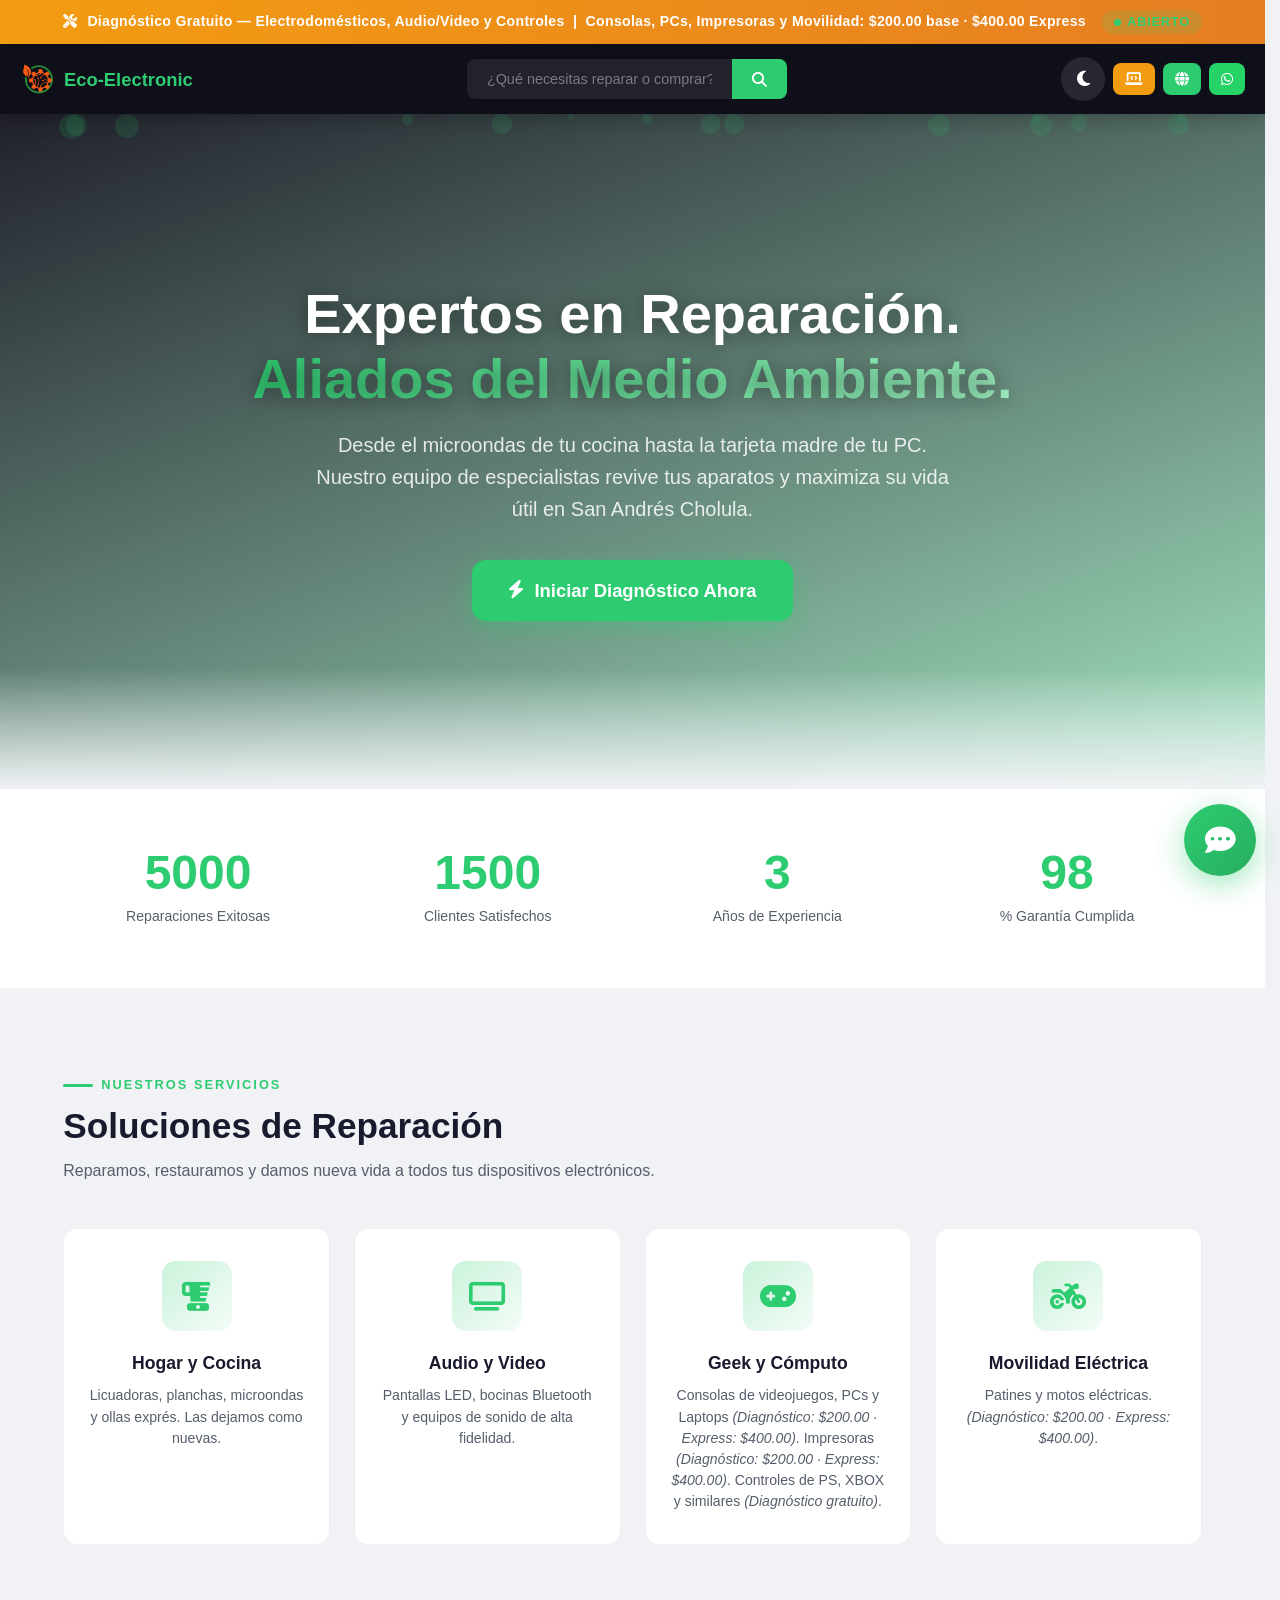
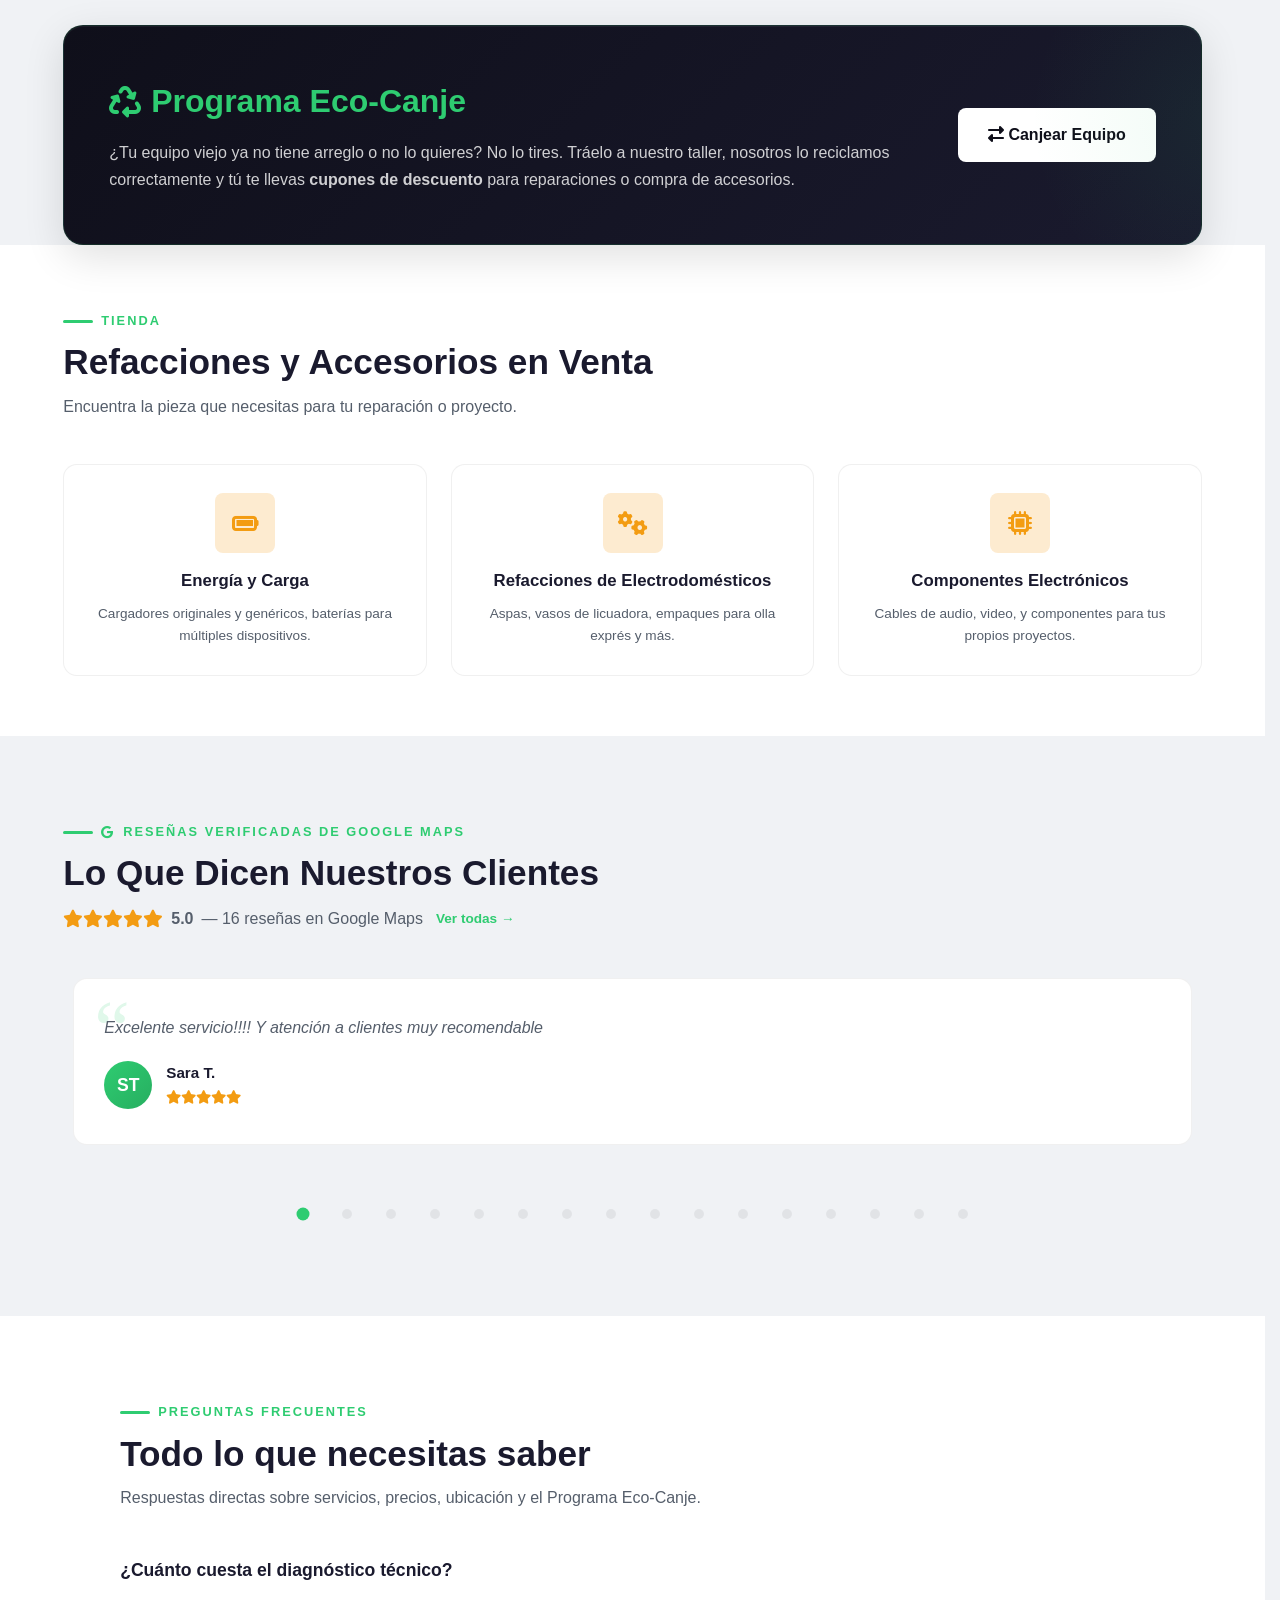
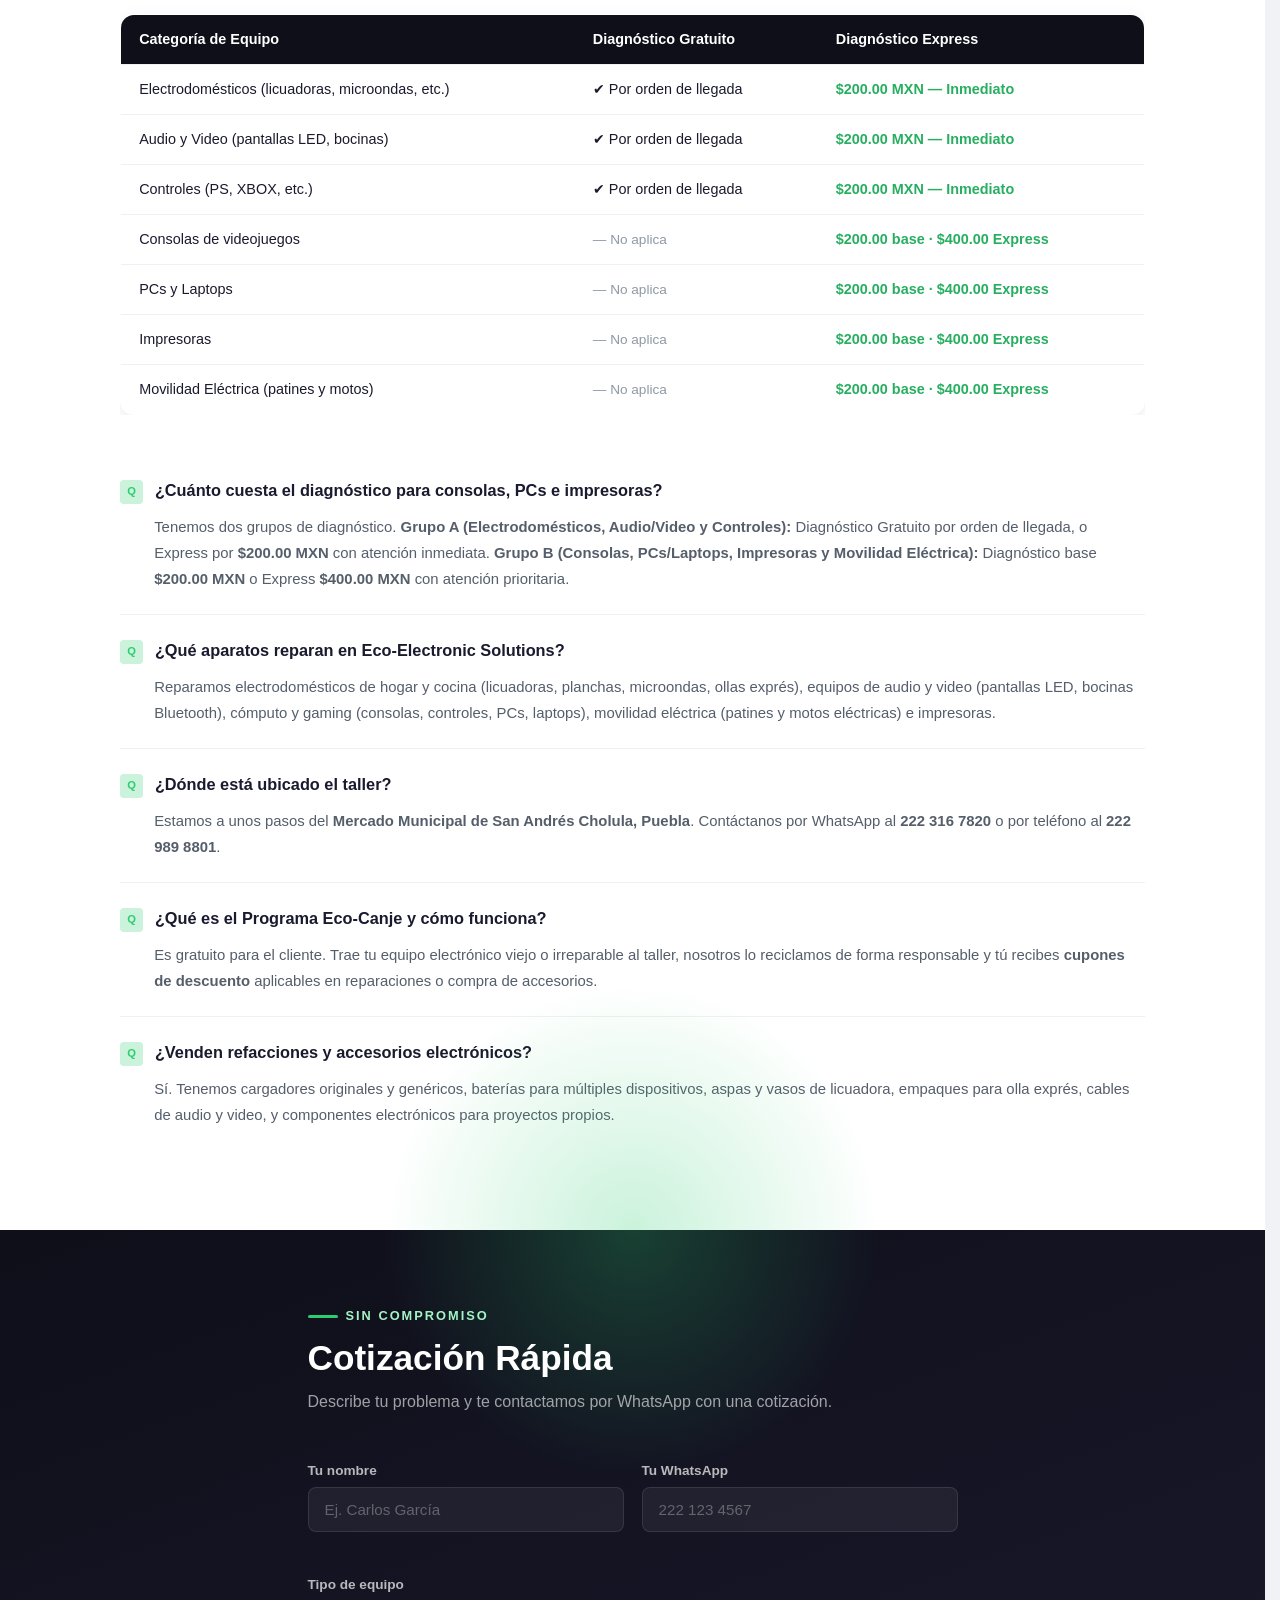
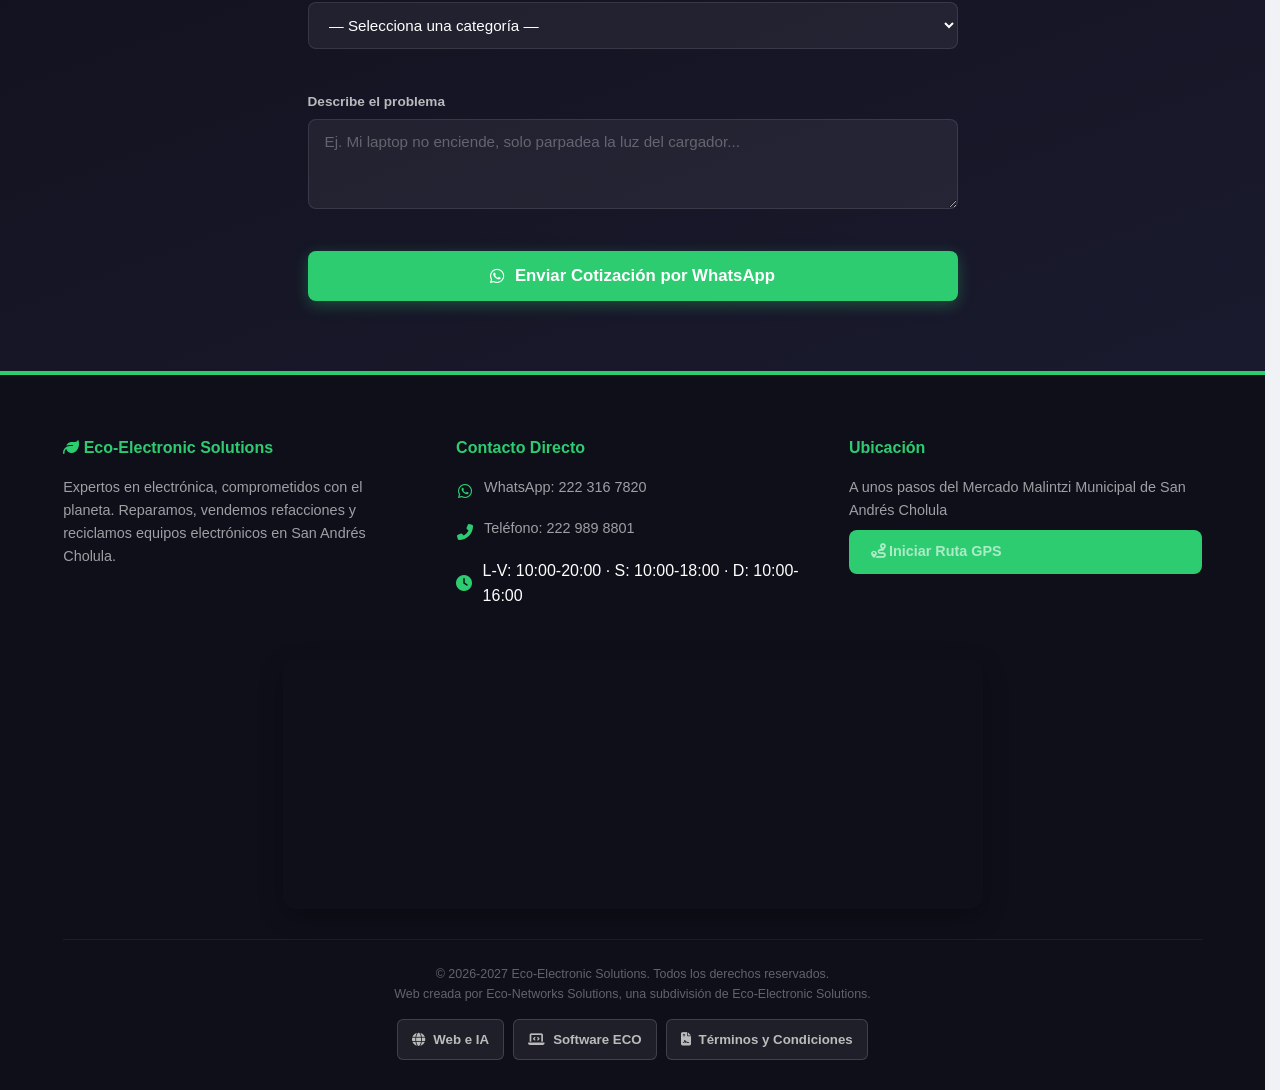
<file: index.html>
<!DOCTYPE html>
<html lang="es">

<head>
    <meta charset="UTF-8">
    <meta name="viewport" content="width=device-width, initial-scale=1.0">
    <meta name="referrer" content="strict-origin-when-cross-origin">
    <meta http-equiv="Content-Security-Policy" content="default-src 'self'; script-src 'self' 'unsafe-inline' https://challenges.cloudflare.com; style-src 'self' 'unsafe-inline' https://fonts.googleapis.com https://cdnjs.cloudflare.com; font-src 'self' data: https://fonts.gstatic.com https://cdnjs.cloudflare.com; img-src 'self' data: https://images.unsplash.com; connect-src 'self' https://ai.ecoelectronicsolutions.com.mx https://challenges.cloudflare.com; frame-src https://www.google.com https://challenges.cloudflare.com; object-src 'none'; base-uri 'self'; form-action 'self' https://wa.me; upgrade-insecure-requests">
    <title>Reparación de Electrónicos en San Andrés Cholula | Eco-Electronic Solutions</title>

    <!-- SEO: Meta Description y Robots -->
    <meta name="description" content="Taller de reparación de electrodomésticos, consolas, PCs, impresoras y movilidad eléctrica en San Andrés Cholula, Puebla. Diagnóstico especializado por $200 MXN. WhatsApp: 222 316 7820.">
    <meta name="keywords" content="reparación electrónicos Cholula, taller electrónica Cholula, reparar laptop Cholula, refacciones Cholula, Eco-Electronic Solutions">
    <meta name="robots" content="index, follow">
    <link rel="canonical" href="https://ecoelectronicsolutions.com.mx/">
    <link rel="icon" type="image/png" href="./assets/app-icon.png">

    <!-- SEO: Open Graph para WhatsApp y redes sociales -->
    <meta property="og:title" content="Eco-Electronic Solutions | Reparación en Cholula">
    <meta property="og:description" content="Expertos en reparación de electrónicos en San Andrés Cholula. Laptops, consolas, electrodomésticos y más.">
    <meta property="og:type" content="website">
    <meta property="og:locale" content="es_MX">
    <meta property="og:url" content="https://ecoelectronicsolutions.com.mx/">
    <meta property="og:image" content="https://ecoelectronicsolutions.com.mx/assets/og-eco-electronic-solutions.png">
    <meta property="og:image:type" content="image/png">
    <meta property="og:image:width" content="1200">
    <meta property="og:image:height" content="630">
    <meta property="og:image:alt" content="ECO-ELECTRONIC Solutions: reparación, refacciones y software responsable">
    <meta property="og:site_name" content="Eco-Electronic Solutions">
    <meta name="twitter:card" content="summary_large_image">
    <meta name="twitter:title" content="Eco-Electronic Solutions | Reparación en Cholula">
    <meta name="twitter:description" content="Reparación de electrónicos, refacciones y soluciones de software en San Andrés Cholula.">
    <meta name="twitter:image" content="https://ecoelectronicsolutions.com.mx/assets/og-eco-electronic-solutions.png">

    <!-- SEO: JSON-LD — @graph unificado (ElectronicsStore + FAQPage + Organization) — 3 rich results validados por Google -->
    <script type="application/ld+json">
    {
      "@context": "https://schema.org",
      "@graph": [
        {
          "@type": "ElectronicsStore",
          "@id": "https://ecoelectronicsolutions.com.mx/#negocio",
          "name": "Eco-Electronic Solutions",
          "alternateName": "Eco-Electronic Solutions Cholula",
          "description": "Taller de reparación de electrónica, electrodomésticos, cómputo y movilidad eléctrica en San Andrés Cholula, Puebla. Expertos en licuadoras, microondas, consolas, PCs, laptops, pantallas LED, patines y motos eléctricas e impresoras.",
          "url": "https://ecoelectronicsolutions.com.mx/",
          "image": "https://ecoelectronicsolutions.com.mx/assets/og-eco-electronic-solutions.png",
          "telephone": ["+522223167820", "+522229898801"],
          "sameAs": ["https://wa.me/522223167820", "https://maps.app.goo.gl/5MztN6VXMfi7YozE6"],
          "contactPoint": [
            {
              "@type": "ContactPoint",
              "telephone": "+522223167820",
              "contactType": "customer service",
              "contactOption": "HearingImpairedSupported",
              "areaServed": "MX",
              "availableLanguage": "Spanish",
              "description": "Contacto por WhatsApp"
            },
            {
              "@type": "ContactPoint",
              "telephone": "+522229898801",
              "contactType": "customer service",
              "areaServed": "MX",
              "availableLanguage": "Spanish",
              "description": "Línea telefónica directa"
            }
          ],
          "address": {
            "@type": "PostalAddress",
            "streetAddress": "A unos pasos del Mercado Municipal de San Andrés Cholula",
            "addressLocality": "San Andrés Cholula",
            "addressRegion": "Puebla",
            "postalCode": "72823",
            "addressCountry": "MX"
          },
          "geo": {
            "@type": "GeoCoordinates",
            "latitude": 19.04306335300765,
            "longitude": -98.2885728258168
          },
          "openingHoursSpecification": [
            { "@type": "OpeningHoursSpecification", "dayOfWeek": ["Monday","Tuesday","Wednesday","Thursday","Friday"], "opens": "10:00", "closes": "20:00" },
            { "@type": "OpeningHoursSpecification", "dayOfWeek": "Saturday", "opens": "10:00", "closes": "18:00" },
            { "@type": "OpeningHoursSpecification", "dayOfWeek": "Sunday", "opens": "10:00", "closes": "16:00" }
          ],
          "aggregateRating": {
            "@type": "AggregateRating",
            "ratingValue": "5.0",
            "reviewCount": "16",
            "bestRating": "5",
            "worstRating": "1"
          },
          "hasOfferCatalog": {
            "@type": "OfferCatalog",
            "name": "Servicios de Reparación y Refacciones",
            "itemListElement": [
              {
                "@type": "Offer",
                "itemOffered": {
                  "@type": "Service",
                  "name": "Diagnóstico Gratuito de consolas, PCs, impresoras y movilidad eléctrica",
                  "description": "Los equipos se diagnostican conforme a su orden de llegada al taller. Sin costo."
                },
                "price": "0.00",
                "priceCurrency": "MXN"
              },
              {
                "@type": "Offer",
                "itemOffered": {
                  "@type": "Service",
                  "name": "Diagnóstico Express de consolas, PCs, impresoras y movilidad eléctrica",
                  "description": "Diagnóstico prioritario con atención inmediata, sin esperar turno."
                },
                "price": "200.00",
                "priceCurrency": "MXN"
              },
              {
                "@type": "Offer",
                "itemOffered": {
                  "@type": "Service",
                  "name": "Programa Eco-Canje",
                  "description": "El cliente entrega equipos electrónicos viejos o irreparables. El taller los recicla responsablemente y entrega cupones de descuento."
                },
                "price": "0",
                "priceCurrency": "MXN"
              }
            ]
          },
          "slogan": "Expertos en electrónica, comprometidos con el planeta.",
          "foundingDate": "2026",
          "priceRange": "$$",
          "currenciesAccepted": "MXN",
          "paymentAccepted": "Cash, Card"
        },
        {
          "@type": "FAQPage",
          "@id": "https://ecoelectronicsolutions.com.mx/#faq",
          "mainEntity": [
            {
              "@type": "Question",
              "name": "¿Qué aparatos reparan en Eco-Electronic Solutions en Cholula?",
              "acceptedAnswer": {
                "@type": "Answer",
                "text": "Reparamos electrodomésticos de hogar y cocina (licuadoras, planchas, microondas, ollas exprés), equipos de audio y video (pantallas LED, bocinas Bluetooth), cómputo y gaming (consolas, PCs, laptops), movilidad eléctrica (patines y motos eléctricas) e impresoras."
              }
            },
            {
              "@type": "Question",
              "name": "¿Cuánto cuesta el diagnóstico en Eco-Electronic Solutions?",
              "acceptedAnswer": {
                "@type": "Answer",
                "text": "Ofrecemos dos modalidades: Diagnóstico Gratuito, donde los equipos se revisan conforme a su orden de llegada al taller sin costo alguno; y Diagnóstico Express por $200.00 MXN, con atención prioritaria e inmediata sin necesidad de esperar turno."
              }
            },
            {
              "@type": "Question",
              "name": "¿Qué es el Programa Eco-Canje de Eco-Electronic Solutions?",
              "acceptedAnswer": {
                "@type": "Answer",
                "text": "El Programa Eco-Canje permite traer equipos electrónicos viejos o sin posibilidad de reparación al taller. Eco-Electronic Solutions los recicla responsablemente y el cliente recibe cupones de descuento para reparaciones o compra de accesorios."
              }
            },
            {
              "@type": "Question",
              "name": "¿Dónde está ubicado el taller Eco-Electronic Solutions?",
              "acceptedAnswer": {
                "@type": "Answer",
                "text": "El taller está ubicado a unos pasos del Mercado Municipal de San Andrés Cholula, Puebla, México. WhatsApp: 222 316 7820. Teléfono: 222 989 8801."
              }
            },
            {
              "@type": "Question",
              "name": "¿Venden refacciones y accesorios en Eco-Electronic Solutions?",
              "acceptedAnswer": {
                "@type": "Answer",
                "text": "Sí. Vendemos cargadores originales y genéricos, baterías para múltiples dispositivos, refacciones de electrodomésticos (aspas, vasos de licuadora, empaques para olla exprés) y componentes electrónicos como cables de audio y video."
              }
            }
          ]
        },
        {
          "@type": "Organization",
          "@id": "https://ecoelectronicsolutions.com.mx/#org",
          "name": "Eco-Electronic Solutions",
          "url": "https://ecoelectronicsolutions.com.mx/",
          "logo": {
            "@type": "ImageObject",
            "url": "https://ecoelectronicsolutions.com.mx/assets/app-icon.png",
            "width": 1024,
            "height": 1024
          },
          "sameAs": [
            "https://wa.me/522223167820",
            "https://maps.app.goo.gl/5MztN6VXMfi7YozE6"
          ]
        }
      ]
    }
    </script>

    <!-- Google Fonts: Inter -->
    <link rel="preconnect" href="https://fonts.googleapis.com">
    <link rel="preconnect" href="https://fonts.gstatic.com" crossorigin>
    <link href="https://fonts.googleapis.com/css2?family=Inter:wght@300;400;500;600;700;800;900&display=swap" rel="stylesheet">

    <link href="https://cdnjs.cloudflare.com/ajax/libs/font-awesome/6.5.0/css/all.min.css" rel="stylesheet">

    <style>
        /* ============================================
           DESIGN SYSTEM — ECO-ELECTRONIC SOLUTIONS
           ============================================ */
        :root {
            /* Primary Palette */
            --primary: #2ecc71;
            --primary-dark: #27ae60;
            --primary-light: #a3f5c5;
            --primary-glow: rgba(46, 204, 113, 0.25);

            /* Accent */
            --accent: #f39c12;
            --accent-light: #fdebd0;

            /* Neutrals — Light Mode */
            --bg-page: #f0f2f5;
            --bg-surface: #ffffff;
            --bg-surface-alt: #f8f9fa;
            --bg-elevated: #ffffff;
            --text-primary: #1a1a2e;
            --text-secondary: #555e6b;
            --text-muted: #8e99a4;
            --border-color: rgba(0,0,0,0.06);
            --shadow-sm: 0 1px 3px rgba(0,0,0,0.06);
            --shadow-md: 0 4px 16px rgba(0,0,0,0.08);
            --shadow-lg: 0 12px 40px rgba(0,0,0,0.12);
            --shadow-glow: 0 0 30px var(--primary-glow);

            /* Dark header */
            --nav-bg: #0f0f1a;
            --nav-bg-2: #1a1a2e;

            /* Glass */
            --glass-bg: rgba(255,255,255,0.7);
            --glass-border: rgba(255,255,255,0.3);
            --glass-blur: 20px;

            /* Spacing — usa padding seguro con min() para evitar overflow */
            --section-padding: 80px clamp(16px, 5%, 80px);
            --container-max: 1300px;

            /* Transition */
            --ease-out: cubic-bezier(0.16, 1, 0.3, 1);
            --ease-bounce: cubic-bezier(0.175, 0.885, 0.32, 1.275);

            /* Border radius */
            --radius-sm: 8px;
            --radius-md: 14px;
            --radius-lg: 20px;
            --radius-full: 50%;
        }

        /* ============================================
           DARK MODE
           ============================================ */
        [data-theme="dark"] {
            --bg-page: #0d0d15;
            --bg-surface: #161625;
            --bg-surface-alt: #1c1c30;
            --bg-elevated: #1f1f35;
            --text-primary: #eef0f4;
            --text-secondary: #a0a8b4;
            --text-muted: #6b7280;
            --border-color: rgba(255,255,255,0.06);
            --shadow-sm: 0 1px 3px rgba(0,0,0,0.3);
            --shadow-md: 0 4px 16px rgba(0,0,0,0.4);
            --shadow-lg: 0 12px 40px rgba(0,0,0,0.5);
            --glass-bg: rgba(22,22,37,0.8);
            --glass-border: rgba(255,255,255,0.08);
        }

        /* ============================================
           RESET & GLOBALS
           ============================================ */
        *, *::before, *::after {
            margin: 0;
            padding: 0;
            box-sizing: border-box;
        }

        html {
            scroll-behavior: smooth;
            scrollbar-gutter: stable;
            /* Recorta desbordes sin crear un contenedor que anule position: sticky. */
            overflow-x: hidden;
            overflow-x: clip;
        }

        body {
            font-family: 'Inter', -apple-system, BlinkMacSystemFont, 'Segoe UI', sans-serif;
            background-color: var(--bg-page);
            color: var(--text-primary);
            line-height: 1.6;
            transition: background-color 0.4s ease, color 0.4s ease;
            overflow-x: hidden;
            overflow-x: clip;
            /* Asegurar que el body no exceda el ancho del viewport */
            max-width: 100vw;
        }
        html.chat-open,
        body.chat-open {
            overflow: hidden;
            overscroll-behavior: none;
        }

        /* Prevenir que CUALQUIER elemento cause overflow horizontal */
        *, *::before, *::after {
            max-width: 100%;
        }

        a {
            text-decoration: none;
            color: inherit;
        }

        img {
            max-width: 100%;
            display: block;
        }

        /* ============================================
           SCROLL REVEAL (JS adds .revealed)
           ============================================ */
        .reveal {
            opacity: 0;
            transform: translateY(40px);
            transition: opacity 0.7s var(--ease-out), transform 0.7s var(--ease-out);
        }
        .reveal.revealed {
            opacity: 1;
            transform: translateY(0);
        }
        .reveal-delay-1 { transition-delay: 0.1s; }
        .reveal-delay-2 { transition-delay: 0.2s; }
        .reveal-delay-3 { transition-delay: 0.3s; }
        .reveal-delay-4 { transition-delay: 0.4s; }

        /* ============================================
           TOP BANNER — URGENCY
           ============================================ */
        .top-banner {
            background: linear-gradient(90deg, var(--accent), #e67e22);
            color: white;
            text-align: center;
            padding: 10px 20px;
            font-weight: 600;
            font-size: 0.88rem;
            letter-spacing: 0.3px;
            position: relative;
            z-index: 1001;
            line-height: 1.3;
        }
        .top-banner i { margin-right: 6px; }

        /* ============================================
           STATUS BADGE (ABIERTO / CERRADO)
           ============================================ */
        .status-badge {
            display: inline-flex;
            align-items: center;
            gap: 6px;
            font-size: 0.78rem;
            font-weight: 700;
            text-transform: uppercase;
            letter-spacing: 1px;
            padding: 4px 12px;
            border-radius: 20px;
            margin-left: 12px;
            vertical-align: middle;
        }
        .status-badge.open {
            background: rgba(46,204,113,0.15);
            color: #2ecc71;
        }
        .status-badge.closed {
            background: rgba(231,76,60,0.15);
            color: #e74c3c;
        }
        .status-dot {
            width: 7px;
            height: 7px;
            border-radius: 50%;
            display: inline-block;
        }
        .status-badge.open .status-dot {
            background: #2ecc71;
            animation: statusPulse 2s infinite;
        }
        .status-badge.closed .status-dot {
            background: #e74c3c;
        }
        @keyframes statusPulse {
            0%, 100% { opacity: 1; box-shadow: 0 0 0 0 rgba(46,204,113,0.6); }
            50% { opacity: 0.7; box-shadow: 0 0 0 6px rgba(46,204,113,0); }
        }

        /* ============================================
           NAVBAR
           ============================================ */
        .navbar {
            background: var(--nav-bg);
            padding: 0 5%;
            display: flex;
            justify-content: space-between;
            align-items: center;
            position: sticky;
            top: 0;
            z-index: 1000;
            height: 70px;
            box-shadow: 0 2px 20px rgba(0,0,0,0.3);
            backdrop-filter: blur(10px);
        }

        .logo {
            color: var(--primary);
            font-size: 1.5rem;
            font-weight: 800;
            display: flex;
            align-items: center;
            gap: 8px;
            white-space: nowrap;
        }
        .logo span { color: white; font-weight: 500; }
        .logo i { font-size: 1.3rem; }
        .logo img {
            width: 36px;
            height: 36px;
            object-fit: contain;
            flex: 0 0 auto;
        }

        /* Search Bar */
        .search-bar {
            flex-grow: 1;
            margin: 0 30px;
            display: flex;
            max-width: 520px;
            position: relative;
        }
        .search-bar input {
            width: 100%;
            padding: 10px 18px;
            border: 2px solid transparent;
            border-radius: var(--radius-sm) 0 0 var(--radius-sm);
            font-size: 0.9rem;
            font-family: inherit;
            outline: none;
            background: rgba(255,255,255,0.08);
            color: white;
            transition: border-color 0.3s, background 0.3s;
        }
        .search-bar input::placeholder { color: rgba(255,255,255,0.4); }
        .search-bar input:focus {
            border-color: var(--primary);
            background: rgba(255,255,255,0.12);
        }
        .search-bar button {
            background: var(--primary);
            color: white;
            border: none;
            padding: 10px 20px;
            border-radius: 0 var(--radius-sm) var(--radius-sm) 0;
            cursor: pointer;
            font-size: 0.95rem;
            transition: background 0.3s;
        }
        .search-bar button:hover { background: var(--primary-dark); }

        /* Search suggestions dropdown */
        .search-suggestions {
            position: absolute;
            top: 100%;
            left: 0;
            right: 50px;
            background: var(--bg-elevated);
            border-radius: 0 0 var(--radius-sm) var(--radius-sm);
            box-shadow: var(--shadow-lg);
            max-height: 0;
            overflow: hidden;
            transition: max-height 0.3s var(--ease-out);
            z-index: 100;
        }
        .search-suggestions.active { max-height: 300px; }
        .search-suggestion-item {
            padding: 10px 18px;
            cursor: pointer;
            font-size: 0.88rem;
            color: var(--text-secondary);
            transition: background 0.2s;
            display: flex;
            align-items: center;
            gap: 10px;
        }
        .search-suggestion-item:hover {
            background: var(--primary-glow);
            color: var(--primary);
        }
        .search-suggestion-item i { width: 18px; text-align: center; opacity: 0.6; }

        /* Nav Actions */
        .nav-actions {
            display: flex;
            align-items: center;
            gap: 12px;
        }

        /* Dark Mode Toggle */
        .dark-toggle {
            background: rgba(255,255,255,0.1);
            border: none;
            color: white;
            width: 44px;
            height: 44px;
            border-radius: var(--radius-full);
            cursor: pointer;
            display: flex;
            align-items: center;
            justify-content: center;
            font-size: 1.1rem;
            transition: background 0.3s, transform 0.3s;
        }
        .dark-toggle:hover { background: rgba(255,255,255,0.2); transform: rotate(20deg); }

        .btn-whatsapp-nav {
            background: #25D366;
            color: white;
            padding: 9px 18px;
            border-radius: var(--radius-sm);
            font-weight: 600;
            font-size: 0.88rem;
            display: flex;
            align-items: center;
            gap: 7px;
            transition: transform 0.2s, box-shadow 0.3s;
            white-space: nowrap;
        }
        .btn-whatsapp-nav:hover {
            transform: scale(1.05);
            box-shadow: 0 4px 15px rgba(37,211,102,0.4);
        }

        .btn-software-nav {
            background: var(--accent);
            color: white;
            padding: 9px 18px;
            border-radius: var(--radius-sm);
            font-weight: 600;
            font-size: 0.88rem;
            display: flex;
            align-items: center;
            gap: 7px;
            transition: transform 0.2s, box-shadow 0.3s;
            white-space: nowrap;
        }
        .btn-software-nav:hover {
            transform: scale(1.05);
            box-shadow: 0 4px 15px rgba(243,156,18,0.4);
        }

        .btn-digital-nav { background: var(--primary); }
        .btn-digital-nav:hover { box-shadow: 0 4px 15px rgba(18,138,67,0.4); }

        /* Hamburger */
        .hamburger {
            display: none;
            background: none;
            border: none;
            color: white;
            font-size: 1.5rem;
            cursor: pointer;
            padding: 8px;
            min-width: 44px;
            min-height: 44px;
            align-items: center;
            justify-content: center;
            z-index: 1002;
        }

        /* Mobile Drawer */
        .mobile-drawer-overlay {
            position: fixed;
            inset: 0;
            background: rgba(0,0,0,0.5);
            z-index: 1100;
            opacity: 0;
            pointer-events: none;
            transition: opacity 0.3s;
        }
        .mobile-drawer-overlay.active { opacity: 1; pointer-events: all; }

        .mobile-drawer {
            position: fixed;
            top: 0;
            right: 0;
            width: 280px;
            max-width: 80vw;
            height: 100%;
            background: var(--nav-bg);
            z-index: 1101;
            transform: translateX(100%);
            transition: transform 0.4s var(--ease-out);
            display: flex;
            flex-direction: column;
            padding: 30px 0;
            overflow-y: auto;
            overscroll-behavior: contain;
        }
        .mobile-drawer.active { transform: translateX(0); }

        .drawer-close {
            align-self: flex-end;
            flex-shrink: 0;
            margin: 0 20px 20px 0;
            background: none;
            border: none;
            color: white;
            font-size: 1.5rem;
            cursor: pointer;
            width: 44px;
            height: 44px;
            display: flex;
            align-items: center;
            justify-content: center;
        }
        .drawer-link {
            display: flex;
            flex-shrink: 0;
            align-items: center;
            gap: 12px;
            padding: 14px 25px;
            color: rgba(255,255,255,0.8);
            font-size: 1rem;
            font-weight: 500;
            transition: background 0.2s, color 0.2s, padding-left 0.2s;
        }
        .drawer-link:hover {
            background: rgba(46,204,113,0.1);
            color: var(--primary);
            padding-left: 32px;
        }
        .drawer-link i { width: 22px; text-align: center; }
        .drawer-link-highlight { color: var(--accent); font-weight: 700; }
        .drawer-link-highlight:hover { background: rgba(243,156,18,0.12); color: var(--accent); }
        .drawer-divider {
            height: 1px;
            background: rgba(255,255,255,0.08);
            margin: 10px 25px;
        }



        /* ============================================
           HERO
           ============================================ */
        .hero {
            background: linear-gradient(160deg, rgba(15,15,26,0.92), rgba(46,204,113,0.4)),
                        url('https://images.unsplash.com/photo-1448375240586-882707db888b?ixlib=rb-1.2.1&auto=format&fit=crop&w=1920&q=80') center/cover;
            /* NOTA: se removió 'fixed' — causa bug crítico de rendering en iOS Safari */
            background-attachment: scroll;
            min-height: 75vh;
            display: flex;
            align-items: center;
            justify-content: center;
            text-align: center;
            color: white;
            padding: 60px clamp(16px, 5%, 80px);
            position: relative;
            overflow: hidden;
            width: 100%;
        }
        .hero::after {
            content: '';
            position: absolute;
            bottom: 0;
            left: 0;
            right: 0;
            height: 120px;
            background: linear-gradient(to top, var(--bg-page), transparent);
            pointer-events: none;
        }

        .hero-content {
            position: relative;
            z-index: 2;
            max-width: 800px;
        }
        .hero-content h1 {
            font-size: clamp(2rem, 5vw, 3.5rem);
            font-weight: 900;
            line-height: 1.15;
            margin-bottom: 18px;
            text-shadow: 0 2px 20px rgba(0,0,0,0.4);
        }
        .hero-content h1 .highlight {
            background: linear-gradient(135deg, var(--primary), var(--primary-light));
            -webkit-background-clip: text;
            -webkit-text-fill-color: transparent;
            background-clip: text;
        }
        .hero-content p {
            font-size: clamp(1rem, 2vw, 1.25rem);
            margin-bottom: 35px;
            color: rgba(255,255,255,0.85);
            max-width: 650px;
            margin-left: auto;
            margin-right: auto;
            font-weight: 300;
        }

        .hero-cta {
            display: inline-flex;
            align-items: center;
            gap: 10px;
            background: var(--primary);
            color: white;
            padding: 16px 36px;
            border-radius: var(--radius-md);
            font-size: 1.15rem;
            font-weight: 700;
            transition: transform 0.2s, box-shadow 0.3s;
            box-shadow: 0 6px 25px rgba(46,204,113,0.4);
            position: relative;
            overflow: hidden;
            max-width: 360px;
            width: auto;
        }
        .hero-cta::before {
            content: '';
            position: absolute;
            inset: 0;
            background: linear-gradient(135deg, transparent, rgba(255,255,255,0.15));
            opacity: 0;
            transition: opacity 0.3s;
        }
        .hero-cta:hover {
            transform: translateY(-2px);
            box-shadow: 0 10px 35px rgba(46,204,113,0.5);
        }
        .hero-cta:hover::before { opacity: 1; }

        /* Floating particles */
        .hero-particles {
            position: absolute;
            inset: 0;
            overflow: hidden;
            pointer-events: none;
        }
        .particle {
            position: absolute;
            background: rgba(46,204,113,0.15);
            border-radius: 50%;
            animation: float-particle linear infinite;
        }
        @keyframes float-particle {
            0% { transform: translateY(100vh) rotate(0deg); opacity: 0; }
            10% { opacity: 1; }
            90% { opacity: 1; }
            100% { transform: translateY(-100px) rotate(720deg); opacity: 0; }
        }

        /* ============================================
           STATS BAR
           ============================================ */
        .stats-bar {
            background: var(--bg-surface);
            padding: 40px 5%;
            border-bottom: 1px solid var(--border-color);
        }
        .stats-grid {
            display: grid;
            /* Fluido: 4 cols en desktop, 2 en tablet, 2 en móvil — sin overflow */
            grid-template-columns: repeat(auto-fit, minmax(140px, 1fr));
            gap: 20px;
            max-width: var(--container-max);
            margin: 0 auto;
        }
        .stat-item {
            text-align: center;
            padding: 20px 10px;
        }
        .stat-number {
            font-size: clamp(2rem, 4vw, 3rem);
            font-weight: 900;
            color: var(--primary);
            line-height: 1;
            margin-bottom: 8px;
        }
        .stat-label {
            font-size: 0.88rem;
            color: var(--text-secondary);
            font-weight: 500;
        }

        /* ============================================
           SECTION CONTAINER
           ============================================ */
        .section {
            padding: var(--section-padding);
            max-width: var(--container-max);
            margin: 0 auto;
            /* Garantizar padding mínimo horizontal en cualquier pantalla */
            padding-left: max(16px, min(5%, 80px));
            padding-right: max(16px, min(5%, 80px));
            box-sizing: border-box;
            width: 100%;
        }
        .section-alt {
            background: var(--bg-surface);
        }
        .section-alt .section {
            padding-top: 60px;
            padding-bottom: 60px;
        }

        .section-header {
            margin-bottom: 45px;
        }
        .section-label {
            display: inline-flex;
            align-items: center;
            gap: 8px;
            font-size: 0.8rem;
            font-weight: 700;
            text-transform: uppercase;
            letter-spacing: 2px;
            color: var(--primary);
            margin-bottom: 10px;
        }
        .section-label::before {
            content: '';
            width: 30px;
            height: 3px;
            background: var(--primary);
            border-radius: 2px;
        }
        .section-title {
            font-size: clamp(1.6rem, 3vw, 2.2rem);
            font-weight: 800;
            color: var(--text-primary);
            line-height: 1.2;
        }
        .section-subtitle {
            font-size: 1rem;
            color: var(--text-secondary);
            margin-top: 10px;
            max-width: 600px;
        }

        /* ============================================
           SERVICE CARDS
           ============================================ */
        .grid-services {
            display: grid;
            /* minmax con clamp: en móvil pequeño cae a 1 col, tablet 2 col, desktop 3-4 col */
            grid-template-columns: repeat(auto-fit, minmax(min(260px, 100%), 1fr));
            gap: 24px;
        }
        .service-card {
            background: var(--bg-surface);
            border: 1px solid var(--border-color);
            border-radius: var(--radius-md);
            padding: 32px 24px;
            text-align: center;
            transition: transform 0.35s var(--ease-out), box-shadow 0.35s var(--ease-out), border-color 0.3s;
            cursor: default;
            position: relative;
            overflow: hidden;
        }
        .service-card::before {
            content: '';
            position: absolute;
            top: 0;
            left: 0;
            right: 0;
            height: 4px;
            background: linear-gradient(90deg, var(--primary), var(--primary-light));
            transform: scaleX(0);
            transition: transform 0.4s var(--ease-out);
            transform-origin: left;
        }
        .service-card:hover {
            transform: translateY(-8px);
            box-shadow: var(--shadow-lg), var(--shadow-glow);
            border-color: var(--primary);
        }
        .service-card:hover::before { transform: scaleX(1); }

        .service-icon {
            width: 70px;
            height: 70px;
            border-radius: var(--radius-md);
            background: linear-gradient(135deg, var(--primary-glow), rgba(46,204,113,0.05));
            display: flex;
            align-items: center;
            justify-content: center;
            margin: 0 auto 18px;
            font-size: 1.8rem;
            color: var(--primary);
            transition: transform 0.3s var(--ease-bounce);
        }
        .service-card:hover .service-icon { transform: scale(1.1) rotate(-5deg); }

        .service-card h3 {
            font-size: 1.1rem;
            font-weight: 700;
            margin-bottom: 8px;
            color: var(--text-primary);
        }
        .service-card p {
            font-size: 0.88rem;
            color: var(--text-secondary);
            line-height: 1.5;
        }

        /* ============================================
           ECO-CANJE BANNER
           ============================================ */
        .eco-banner {
            background: linear-gradient(135deg, var(--nav-bg), var(--nav-bg-2));
            color: white;
            margin: 0 5%;
            border-radius: var(--radius-lg);
            padding: 50px 45px;
            display: flex;
            align-items: center;
            justify-content: space-between;
            gap: 40px;
            box-shadow: var(--shadow-lg), inset 0 1px 0 rgba(255,255,255,0.05);
            border: 1px solid rgba(46,204,113,0.15);
            position: relative;
            overflow: hidden;
        }
        .eco-banner::before {
            content: '';
            position: absolute;
            top: -50%;
            right: -20%;
            width: 400px;
            height: 400px;
            background: radial-gradient(circle, rgba(46,204,113,0.08), transparent 70%);
            border-radius: 50%;
            pointer-events: none;
        }
        .eco-banner-text { flex: 1; position: relative; }
        .eco-banner-text h2 {
            font-size: clamp(1.5rem, 3vw, 2rem);
            font-weight: 800;
            color: var(--primary);
            margin-bottom: 12px;
            display: flex;
            align-items: center;
            gap: 10px;
        }
        .eco-banner-text p {
            font-size: 1rem;
            line-height: 1.7;
            color: rgba(255,255,255,0.8);
        }
        .btn-eco-canje {
            background: white;
            color: var(--nav-bg);
            padding: 14px 30px;
            border-radius: var(--radius-sm);
            font-weight: 700;
            font-size: 1rem;
            transition: transform 0.2s, box-shadow 0.3s;
            white-space: nowrap;
            flex-shrink: 0;
        }
        .btn-eco-canje:hover {
            transform: translateY(-2px);
            box-shadow: 0 6px 20px rgba(255,255,255,0.2);
        }

        /* ============================================
           REFACCIONES CARDS
           ============================================ */
        .parts-card {
            background: var(--bg-surface);
            border: 1px solid var(--border-color);
            border-radius: var(--radius-md);
            padding: 28px 22px;
            text-align: center;
            transition: transform 0.3s var(--ease-out), box-shadow 0.3s;
        }
        .parts-card:hover {
            transform: translateY(-5px);
            box-shadow: var(--shadow-md);
        }
        .parts-icon {
            width: 60px;
            height: 60px;
            border-radius: var(--radius-sm);
            background: var(--accent-light);
            display: flex;
            align-items: center;
            justify-content: center;
            margin: 0 auto 15px;
            font-size: 1.5rem;
            color: var(--accent);
        }
        [data-theme="dark"] .parts-icon {
            background: rgba(243,156,18,0.12);
        }
        .parts-card h3 {
            font-size: 1.05rem;
            font-weight: 700;
            margin-bottom: 8px;
        }
        .parts-card p {
            font-size: 0.85rem;
            color: var(--text-secondary);
        }

        /* ============================================
           TESTIMONIALS
           ============================================ */
        .testimonials-track-wrapper {
            overflow: hidden;
            border-radius: var(--radius-md);
        }
        .testimonials-track {
            display: flex;
            transition: transform 0.6s var(--ease-out);
        }
        .testimonial-slide {
            min-width: 100%;
            padding: 0 10px;
        }
        .testimonial-card {
            background: var(--bg-surface);
            border: 1px solid var(--border-color);
            border-radius: var(--radius-md);
            padding: 35px 30px;
            position: relative;
        }
        .testimonial-card::before {
            content: '\201C';
            font-size: 5rem;
            font-family: Georgia, serif;
            color: var(--primary);
            opacity: 0.15;
            position: absolute;
            top: 10px;
            left: 20px;
            line-height: 1;
        }
        .testimonial-text {
            font-size: 1rem;
            line-height: 1.7;
            color: var(--text-secondary);
            margin-bottom: 20px;
            font-style: italic;
            position: relative;
        }
        .testimonial-author {
            display: flex;
            align-items: center;
            gap: 14px;
        }
        .testimonial-avatar {
            width: 48px;
            height: 48px;
            border-radius: var(--radius-full);
            background: linear-gradient(135deg, var(--primary), var(--primary-dark));
            display: flex;
            align-items: center;
            justify-content: center;
            color: white;
            font-weight: 700;
            font-size: 1.1rem;
            flex-shrink: 0;
        }
        .testimonial-name {
            font-weight: 700;
            font-size: 0.95rem;
        }
        .testimonial-stars {
            color: var(--accent);
            font-size: 0.85rem;
            margin-top: 2px;
        }
        .testimonial-controls {
            display: flex;
            justify-content: center;
            flex-wrap: wrap;
            gap: 0;
            margin-top: 20px;
        }
        .testimonial-dot {
            width: 44px;
            height: 44px;
            position: relative;
            background: transparent;
            border: none;
            cursor: pointer;
            padding: 0;
        }
        .testimonial-dot::before {
            content: '';
            position: absolute;
            left: 50%;
            top: 50%;
            width: 10px;
            height: 10px;
            border-radius: 50%;
            background: var(--border-color);
            transform: translate(-50%, -50%);
            transition: background 0.3s, transform 0.2s;
        }
        .testimonial-dot.active::before {
            background: var(--primary);
            transform: translate(-50%, -50%) scale(1.3);
        }

        /* ============================================
           FAQ SECTION
           ============================================ */
        .faq-section {
            background: var(--bg-surface);
            padding: var(--section-padding);
        }
        .faq-list {
            list-style: none;
            margin-top: 10px;
        }
        .faq-item {
            border-bottom: 1px solid var(--border-color);
            padding: 22px 0;
            cursor: pointer;
        }
        .faq-item:last-child { border-bottom: none; }
        .faq-question {
            font-size: 1.02rem;
            font-weight: 700;
            color: var(--text-primary);
            margin-bottom: 10px;
            display: flex;
            align-items: flex-start;
            gap: 12px;
        }
        .faq-question::before {
            content: 'Q';
            background: var(--primary-glow);
            color: var(--primary);
            font-size: 0.7rem;
            font-weight: 800;
            padding: 3px 7px;
            border-radius: 4px;
            flex-shrink: 0;
            margin-top: 3px;
        }
        .faq-answer {
            font-size: 0.93rem;
            color: var(--text-secondary);
            line-height: 1.75;
            padding-left: 34px;
        }

        /* ============================================
           PRICING TABLE
           ============================================ */
        .pricing-table {
            width: 100%;
            border-collapse: collapse;
            margin: 30px 0 0;
            font-size: 0.9rem;
            background: var(--bg-surface);
            border-radius: var(--radius-md);
            overflow: hidden;
            box-shadow: var(--shadow-md);
            border: 1px solid var(--border-color);
        }
        .pricing-table thead {
            background: var(--nav-bg);
            color: white;
        }
        .pricing-table th,
        .pricing-table td {
            padding: 13px 18px;
            text-align: left;
            border-bottom: 1px solid var(--border-color);
        }
        .pricing-table tbody tr:hover {
            background: var(--primary-glow);
        }
        [data-theme="dark"] .pricing-table tbody tr:hover {
            background: rgba(46,204,113,0.06);
        }
        .price-tag {
            font-weight: 700;
            color: var(--primary-dark);
        }
        [data-theme="dark"] .price-tag { color: var(--primary); }

        /* ============================================
           COTIZACIÓN FORM
           ============================================ */
        .quote-section {
            background: linear-gradient(160deg, var(--nav-bg) 0%, var(--nav-bg-2) 100%);
            padding: 70px 5%;
            position: relative;
        }
        .quote-section::before {
            content: '';
            position: absolute;
            top: 0;
            left: 50%;
            width: 500px;
            height: 500px;
            background: radial-gradient(circle, var(--primary-glow), transparent 70%);
            transform: translateX(-50%) translateY(-50%);
            pointer-events: none;
        }
        .quote-container {
            max-width: 650px;
            margin: 0 auto;
            position: relative;
        }
        .quote-section .section-header .section-label {
            color: var(--primary-light);
        }
        .quote-section .section-title {
            color: white;
        }
        .quote-section .section-subtitle {
            color: rgba(255,255,255,0.6);
        }

        .quote-form {
            display: flex;
            flex-direction: column;
            gap: 18px;
        }
        .form-group {
            display: flex;
            flex-direction: column;
            gap: 6px;
        }
        .form-group label {
            font-size: 0.85rem;
            font-weight: 600;
            color: rgba(255,255,255,0.7);
        }
        .form-group input,
        .form-group select,
        .form-group textarea {
            padding: 13px 16px;
            border: 1px solid rgba(255,255,255,0.1);
            border-radius: var(--radius-sm);
            background: rgba(255,255,255,0.06);
            color: white;
            font-size: 0.95rem;
            font-family: inherit;
            outline: none;
            transition: border-color 0.3s, background 0.3s;
        }
        .form-group input::placeholder,
        .form-group textarea::placeholder {
            color: rgba(255,255,255,0.3);
        }
        .form-group input:focus,
        .form-group select:focus,
        .form-group textarea:focus {
            border-color: var(--primary);
            background: rgba(255,255,255,0.1);
        }
        .form-group select option {
            background: var(--nav-bg);
            color: white;
        }
        .form-group textarea {
            resize: vertical;
            min-height: 90px;
        }
        .form-row {
            display: grid;
            grid-template-columns: 1fr 1fr;
            gap: 18px;
        }
        .form-error {
            font-size: 0.78rem;
            color: #e74c3c;
            min-height: 18px;
        }

        .btn-submit-quote {
            background: var(--primary);
            color: white;
            border: none;
            padding: 15px 30px;
            border-radius: var(--radius-sm);
            font-size: 1.05rem;
            font-weight: 700;
            font-family: inherit;
            cursor: pointer;
            display: flex;
            align-items: center;
            justify-content: center;
            gap: 10px;
            transition: transform 0.2s, box-shadow 0.3s;
            box-shadow: 0 4px 15px rgba(46,204,113,0.3);
        }
        .btn-submit-quote:hover {
            transform: translateY(-2px);
            box-shadow: 0 8px 25px rgba(46,204,113,0.4);
        }
        .btn-submit-quote:disabled {
            opacity: 0.5;
            cursor: not-allowed;
            transform: none;
        }

        /* ============================================
           GALLERY (Placeholder for user photos)
           ============================================ */
        .gallery-grid {
            display: grid;
            grid-template-columns: repeat(auto-fit, minmax(250px, 1fr));
            gap: 16px;
        }
        .gallery-item {
            position: relative;
            border-radius: var(--radius-md);
            overflow: hidden;
            aspect-ratio: 4/3;
            background: var(--bg-surface-alt);
            border: 1px solid var(--border-color);
        }
        .gallery-item img {
            width: 100%;
            height: 100%;
            object-fit: cover;
            transition: transform 0.4s var(--ease-out);
        }
        .gallery-item:hover img { transform: scale(1.08); }
        .gallery-overlay {
            position: absolute;
            inset: 0;
            background: linear-gradient(to top, rgba(0,0,0,0.7), transparent 60%);
            display: flex;
            align-items: flex-end;
            padding: 18px;
            opacity: 0;
            transition: opacity 0.3s;
        }
        .gallery-item:hover .gallery-overlay { opacity: 1; }
        .gallery-overlay span {
            color: white;
            font-weight: 600;
            font-size: 0.9rem;
        }

        /* ============================================
           FOOTER
           ============================================ */
        .footer {
            background: var(--nav-bg);
            color: white;
            padding: 60px 5% 30px;
            border-top: 4px solid var(--primary);
        }
        .footer-grid {
            display: grid;
            grid-template-columns: repeat(auto-fit, minmax(230px, 1fr));
            gap: 40px;
            max-width: var(--container-max);
            margin: 0 auto 40px;
        }
        .footer-col h4 {
            color: var(--primary);
            font-size: 1rem;
            font-weight: 700;
            margin-bottom: 15px;
        }
        .footer-col p, .footer-col a {
            color: rgba(255,255,255,0.6);
            font-size: 0.9rem;
            margin-bottom: 8px;
            display: block;
            transition: color 0.2s;
        }
        .footer-col a:hover { color: var(--primary); }
        .footer-col .contact-line {
            display: flex;
            align-items: center;
            gap: 10px;
            margin-bottom: 10px;
        }
        .footer-col .contact-line i {
            color: var(--primary);
            width: 18px;
            text-align: center;
        }

        .footer-map {
            border-radius: var(--radius-md);
            overflow: hidden;
            box-shadow: 0 8px 25px rgba(0,0,0,0.3);
            max-width: 700px;
            margin: 0 auto 30px;
        }
        .footer-map iframe {
            display: block;
            width: 100%;
            height: 250px;
            border: 0;
        }

        .footer-bottom {
            text-align: center;
            padding-top: 25px;
            border-top: 1px solid rgba(255,255,255,0.06);
        }
        .footer-bottom p {
            color: rgba(255,255,255,0.35);
            font-size: 0.78rem;
        }

        .footer-legal-links {
            display: flex;
            flex-wrap: wrap;
            justify-content: center;
            gap: 9px;
            margin-top: 14px;
        }

        .footer-legal-link {
            display: inline-flex;
            align-items: center;
            gap: 8px;
            border: 1px solid rgba(255,255,255,0.15);
            border-radius: 6px;
            background: rgba(255,255,255,0.07);
            color: #bbb;
            padding: 9px 14px;
            font-size: 0.83rem;
            font-weight: 600;
            text-decoration: none;
            transition: background 0.3s, color 0.3s, border-color 0.3s;
        }

        .footer-legal-link:hover,
        .footer-legal-link:focus-visible {
            border-color: rgba(46,204,113,0.45);
            background: rgba(46,204,113,0.15);
            color: #7bedaa;
        }

        .btn-gps {
            display: inline-flex;
            align-items: center;
            gap: 8px;
            background: var(--primary);
            color: white;
            padding: 10px 22px;
            border-radius: var(--radius-sm);
            font-weight: 600;
            font-size: 0.9rem;
            transition: transform 0.2s, box-shadow 0.3s;
            margin-top: 8px;
            min-height: 44px;
        }
        .btn-gps:hover {
            transform: translateY(-2px);
            box-shadow: 0 6px 18px rgba(46,204,113,0.3);
        }

        /* ============================================
           BACK TO TOP
           ============================================ */
        .back-to-top {
            position: fixed;
            bottom: 100px;
            right: 30px;
            width: 45px;
            height: 45px;
            border-radius: var(--radius-full);
            background: var(--bg-surface);
            color: var(--text-primary);
            border: 1px solid var(--border-color);
            box-shadow: var(--shadow-md);
            display: flex;
            align-items: center;
            justify-content: center;
            font-size: 1.1rem;
            cursor: pointer;
            opacity: 0;
            pointer-events: none;
            transform: translateY(10px);
            transition: opacity 0.3s, transform 0.3s, background 0.2s;
            z-index: 900;
        }
        .back-to-top.visible {
            opacity: 1;
            pointer-events: all;
            transform: translateY(0);
        }
        .back-to-top:hover {
            background: var(--primary);
            color: white;
            border-color: var(--primary);
        }

        /* ============================================
           CHATBOT WIDGET
           ============================================ */
        @keyframes popIn {
            0%   { opacity: 0; transform: scale(0.7) translateY(10px); }
            70%  { transform: scale(1.05) translateY(-2px); }
            100% { opacity: 1; transform: scale(1) translateY(0); }
        }

        /* Burbuja proactiva sobre el botón del chat */
        .chat-proactive-bubble {
            position: fixed;
            bottom: 115px;
            right: 24px;
            background: var(--bg-surface);
            color: var(--text-primary);
            border: 1px solid var(--border-color);
            border-radius: 18px 18px 4px 18px;
            padding: 14px 18px;
            font-size: 0.95rem;
            max-width: 270px;
            box-shadow: var(--shadow-md);
            z-index: 9998;
            animation: popIn 0.4s var(--ease-bounce) forwards;
            line-height: 1.45;
            cursor: pointer;
            pointer-events: auto;
        }
        .chat-proactive-bubble::after {
            content: '';
            position: absolute;
            bottom: -8px;
            right: 22px;
            width: 0;
            height: 0;
            border-left: 8px solid transparent;
            border-right: 8px solid transparent;
            border-top: 8px solid var(--border-color);
        }
        .chat-proactive-bubble .bubble-close {
            position: absolute;
            top: -16px;
            right: -16px;
            width: 44px;
            height: 44px;
            background: transparent;
            border: 0;
            border-radius: 50%;
            display: flex;
            align-items: center;
            justify-content: center;
            font-size: 0;
            font-family: inherit;
            padding: 0;
            cursor: default;
            color: var(--text-secondary);
        }
        .chat-proactive-bubble .bubble-close::before {
            content: '×';
            width: 24px;
            height: 24px;
            display: flex;
            align-items: center;
            justify-content: center;
            border-radius: 50%;
            border: 1px solid var(--border-color);
            background: var(--bg-surface);
            font-size: 12px;
        }
        .chat-proactive-bubble .bubble-close:hover { color: var(--text-primary); }
        .chat-proactive-bubble .bubble-open {
            all: unset;
            display: block;
            color: inherit;
            font: inherit;
            line-height: inherit;
            cursor: pointer;
        }
        .chat-proactive-bubble .bubble-open:focus-visible {
            outline: 3px solid var(--primary);
            outline-offset: 4px;
            border-radius: 6px;
        }

        /* Burbuja de mantenimiento (servidor offline) */
        .chat-proactive-bubble.maintenance {
            max-width: 280px;
            border-color: #f59e0b;
            border-radius: 16px;
            cursor: default;
            padding: 14px 18px;
        }
        .chat-proactive-bubble.maintenance::after {
            border-top-color: #f59e0b;
        }
        .chat-proactive-bubble.maintenance a:hover {
            transform: scale(1.03);
        }

        .chatbot-btn {
            position: fixed;
            bottom: 24px;
            right: 24px;
            width: 72px;
            height: 72px;
            background: linear-gradient(135deg, var(--primary), var(--primary-dark));
            border-radius: var(--radius-full);
            display: flex;
            align-items: center;
            justify-content: center;
            color: white;
            font-size: 1.9rem;
            cursor: pointer;
            box-shadow: 0 8px 30px rgba(46,204,113,0.45);
            z-index: 9999;
            transition: transform 0.3s var(--ease-bounce);
            border: none;
        }
        .chatbot-btn::after {
            content: '';
            position: absolute;
            inset: -4px;
            border-radius: 50%;
            border: 2px solid var(--primary);
            opacity: 0;
            animation: chatPulse 2.5s infinite;
        }
        @keyframes chatPulse {
            0% { transform: scale(1); opacity: 0.6; }
            100% { transform: scale(1.5); opacity: 0; }
        }
        .chatbot-btn:hover { transform: scale(1.1); }

        .chatbot-window {
            position: fixed;
            bottom: 100px;
            right: 30px;
            width: 380px;
            max-width: calc(100vw - 40px);
            background: var(--bg-surface);
            backdrop-filter: blur(var(--glass-blur));
            border-radius: var(--radius-lg);
            box-shadow: var(--shadow-lg);
            overflow: hidden;
            z-index: 9998;
            display: flex;
            flex-direction: column;
            opacity: 0;
            pointer-events: none;
            transform: translateY(20px) scale(0.95);
            transition: all 0.4s var(--ease-bounce);
            border: 1px solid var(--border-color);
        }
        .chatbot-window.active {
            opacity: 1;
            pointer-events: all;
            transform: translateY(0) scale(1);
        }

        .chat-header {
            background: linear-gradient(135deg, var(--nav-bg), var(--nav-bg-2));
            color: white;
            padding: 18px 20px;
            display: flex;
            align-items: center;
            gap: 12px;
            flex-shrink: 0;
        }
        .chat-header-avatar {
            width: 42px;
            height: 42px;
            border-radius: var(--radius-full);
            border: 2px solid var(--primary);
            overflow: hidden;
            flex-shrink: 0;
        }
        .chat-header-avatar img {
            width: 100%;
            height: 100%;
            object-fit: cover;
        }
        .chat-header-info { flex: 1 1 auto; min-width: 0; }
        .chat-header-info h4 { font-size: 1rem; font-weight: 700; margin: 0; }
        .chat-header-info p { font-size: 0.78rem; color: rgba(255,255,255,0.6); margin: 0; }
        .close-chat {
            margin-left: auto;
            background: rgba(255,255,255,0.08);
            border: none;
            color: white;
            width: 44px;
            height: 44px;
            border-radius: var(--radius-full);
            cursor: pointer;
            display: flex;
            align-items: center;
            justify-content: center;
            transition: background 0.3s;
            font-size: 0.9rem;
        }
        .close-chat:hover { background: rgba(255,255,255,0.2); }

        .chat-body {
            height: 350px;
            padding: 18px;
            overflow-y: auto;
            display: flex;
            flex-direction: column;
            gap: 12px;
            background: var(--bg-surface-alt);
            overscroll-behavior: contain;
        }

        .chat-bubble {
            max-width: 82%;
            padding: 11px 15px;
            border-radius: 18px;
            font-size: 0.9rem;
            line-height: 1.5;
            animation: popIn 0.3s var(--ease-bounce) forwards;
            word-wrap: break-word;
        }
        .chat-bot {
            background: var(--bg-surface);
            color: var(--text-primary);
            align-self: flex-start;
            border-bottom-left-radius: 4px;
            box-shadow: var(--shadow-sm);
        }
        .chat-user {
            background: var(--primary);
            color: white;
            align-self: flex-end;
            border-bottom-right-radius: 4px;
        }
        .chat-contact-link {
            color: #08723d;
            font-weight: 700;
            text-decoration: underline;
            text-underline-offset: 2px;
            overflow-wrap: anywhere;
            touch-action: manipulation;
        }
        [data-theme="dark"] .chat-contact-link {
            color: #7be6aa;
        }
        .chat-contact-link:focus-visible {
            outline: 3px solid var(--primary);
            outline-offset: 3px;
            border-radius: 3px;
        }

        /* Quick reply buttons */
        .quick-replies {
            display: flex;
            flex-wrap: wrap;
            gap: 6px;
            align-self: flex-start;
            animation: popIn 0.3s var(--ease-bounce) forwards;
        }
        .quick-reply-btn {
            background: var(--bg-surface);
            border: 1px solid var(--primary);
            color: var(--primary);
            padding: 6px 14px;
            border-radius: 20px;
            font-size: 0.8rem;
            font-family: inherit;
            cursor: pointer;
            transition: background 0.2s, color 0.2s;
            font-weight: 500;
            min-height: 44px;
        }
        .quick-reply-btn:hover {
            background: var(--primary);
            color: white;
        }

        /* Typing indicator */
        .typing-indicator {
            display: flex;
            gap: 5px;
            padding: 14px 18px;
            align-self: flex-start;
        }
        .typing-dot {
            width: 8px;
            height: 8px;
            border-radius: 50%;
            background: var(--text-muted);
            animation: typingBounce 1.4s infinite;
        }
        .typing-dot:nth-child(2) { animation-delay: 0.2s; }
        .typing-dot:nth-child(3) { animation-delay: 0.4s; }
        @keyframes typingBounce {
            0%, 60%, 100% { transform: translateY(0); opacity: 0.4; }
            30% { transform: translateY(-8px); opacity: 1; }
        }

        .chat-footer {
            padding: 14px;
            background: var(--bg-surface);
            border-top: 1px solid var(--border-color);
            display: flex;
            gap: 8px;
            flex-shrink: 0;
        }
        .dalia-turnstile {
            min-height: 0;
            padding: 0 14px;
            background: var(--bg-surface);
            display: flex;
            justify-content: center;
            align-items: center;
            width: 100%;
            flex: 0 0 auto;
        }
        .chat-input {
            flex-grow: 1;
            min-width: 0;
            border: 1px solid var(--border-color);
            border-radius: 22px;
            padding: 10px 16px;
            outline: none;
            font-size: 0.9rem;
            font-family: inherit;
            background: var(--bg-surface-alt);
            color: var(--text-primary);
            transition: border-color 0.3s;
            min-height: 44px;
        }
        .chat-input:focus { border-color: var(--primary); }
        .chat-input:focus-visible {
            outline: 3px solid color-mix(in srgb, var(--primary) 45%, transparent);
            outline-offset: 2px;
        }
        .chat-send {
            background: var(--primary);
            color: white;
            border: none;
            width: 44px;
            height: 44px;
            border-radius: var(--radius-full);
            cursor: pointer;
            display: flex;
            align-items: center;
            justify-content: center;
            transition: background 0.3s;
            flex-shrink: 0;
        }
        .chat-send:hover { background: var(--primary-dark); }
        .chat-send:disabled { background: var(--text-muted); cursor: not-allowed; }

        @keyframes popIn {
            0% { opacity: 0; transform: scale(0.8) translateY(8px); }
            100% { opacity: 1; transform: scale(1) translateY(0); }
        }

        .chat-body::-webkit-scrollbar { width: 5px; }
        .chat-body::-webkit-scrollbar-track { background: transparent; }
        .chat-body::-webkit-scrollbar-thumb { background: var(--text-muted); border-radius: 5px; }

        /* ============================================
           SEARCH HIGHLIGHT
           ============================================ */
        .search-highlight {
            outline: 3px solid var(--primary);
            outline-offset: 6px;
            border-radius: var(--radius-md);
            transition: outline-color 0.3s;
        }
        .search-dimmed {
            opacity: 0.2;
            transition: opacity 0.4s;
        }

        /* ============================================================
           RESPONSIVE — COBERTURA COMPLETA MOBILE-FIRST
           Breakpoints: 1280 / 1024 / 768 / 600 / 480 / 380
           ============================================================ */

        /* ── Navegación compacta en laptop ───────────────────────── */
        @media (max-width: 1280px) {
            .navbar { padding-inline: 20px; }
            .logo { font-size: 1.15rem; }
            .logo span { display: none; }
            .search-bar { flex: 1 1 180px; min-width: 0; max-width: 320px; margin: 0 12px; }
            .nav-actions { gap: 8px; flex: 0 0 auto; }
            .btn-software-nav,
            .btn-whatsapp-nav { padding: 9px 12px; }
            .btn-software-nav span,
            .btn-whatsapp-nav span { display: none; }
        }

        /* ── Tablet grande / Laptop pequeña ─────────────────────── */
        @media (max-width: 1024px) {
            .stats-grid { grid-template-columns: repeat(2, 1fr); }
            .grid-services { grid-template-columns: repeat(2, 1fr); }
            .form-row { grid-template-columns: 1fr; }
        }

        /* ── Tablet ──────────────────────────────────────────────── */
        @media (max-width: 768px) {
            /* Navbar */
            .search-bar { display: none; }
            .nav-actions > .btn-whatsapp-nav,
            .nav-actions > .btn-software-nav { display: none; }
            .hamburger { display: flex; }
            .logo { font-size: 1.15rem; min-height: 44px; }
            .logo span { display: none; }
            .navbar { padding: 0 16px; height: 60px; }

            /* Top banner */
            .top-banner { font-size: 0.78rem; padding: 8px 12px; line-height: 1.4; }

            /* Hero */
            .hero {
                min-height: 55vh;
                padding: 50px 20px;
                background-attachment: scroll;
            }
            .hero-content h1 { font-size: clamp(1.7rem, 6vw, 2.5rem); }
            .hero-content p  { font-size: clamp(0.9rem, 3vw, 1.1rem); margin-bottom: 25px; }
            .hero-cta { padding: 13px 28px; font-size: 1rem; }

            /* Sections */
            .section {
                padding-top: 50px;
                padding-bottom: 50px;
                padding-left: 20px;
                padding-right: 20px;
            }
            .section-header { margin-bottom: 30px; }
            .section-title { font-size: clamp(1.3rem, 5vw, 1.8rem); }
            .section-subtitle { font-size: 0.9rem; }

            /* Stats */
            .stats-bar { padding: 30px 20px; }
            .stats-grid { grid-template-columns: repeat(2, 1fr); gap: 12px; }
            .stat-number { font-size: clamp(1.6rem, 5vw, 2.2rem); }

            /* Services */
            .grid-services { grid-template-columns: repeat(2, 1fr); gap: 14px; }
            .service-card { padding: 22px 16px; }
            .service-icon { width: 56px; height: 56px; font-size: 1.5rem; }

            /* Eco-banner */
            .eco-banner {
                flex-direction: column;
                text-align: center;
                margin: 0 20px;
                padding: 28px 20px;
                gap: 18px;
            }
            .btn-eco-canje { width: 100%; text-align: center; }

            /* Quote form */
            .quote-section .section { padding-left: 16px; padding-right: 16px; }
            .form-row { grid-template-columns: 1fr; }

            /* Testimonials */
            .testimonial-card { padding: 22px 16px; }
            .testimonial-card::before { font-size: 3rem; }

            /* Footer */
            .footer-grid { grid-template-columns: 1fr; text-align: center; gap: 24px; }
            .footer-col .contact-line { justify-content: center; }
            .footer-map iframe { height: 200px; }

            /* Chat bubble proactiva */
            .chat-proactive-bubble { max-width: 230px; font-size: 0.88rem; right: 16px; bottom: 108px; }
        }

        /* ── Móvil mediano ───────────────────────────────────────── */
        @media (max-width: 600px) {
            /* Servicios: 1 columna */
            .grid-services { grid-template-columns: 1fr; gap: 12px; }

            /* Parts grid: 2 cols apretadas o 1 */
            .parts-grid { grid-template-columns: repeat(2, 1fr) !important; gap: 12px; }

            /* Stats: 2 cols */
            .stats-grid { grid-template-columns: repeat(2, 1fr); gap: 10px; }
            .stat-number { font-size: 1.8rem; }
            .stat-item { padding: 14px 6px; }

            /* Hero */
            .hero { min-height: 50vh; padding: 40px 16px; }
            .hero-content h1 { font-size: clamp(1.5rem, 7vw, 2rem); }

            /* Sections más compactas */
            .section { padding: 36px 16px; }
            .section-header { margin-bottom: 22px; }

            /* Chat fullscreen */
            .chatbot-window {
                inset: 0;
                width: auto; max-width: none;
                height: 100dvh;
                border-radius: 0;
                border: none;
                transform: translateY(100%);
            }
            .chatbot-window.active { transform: translateY(0); }
            .chat-body { flex-grow: 1; height: auto; min-height: 0; }
            .chat-header { padding-top: calc(18px + env(safe-area-inset-top)); }
            .chat-footer { padding-bottom: calc(14px + env(safe-area-inset-bottom)); }
            .chat-input,
            .form-group input,
            .form-group select,
            .form-group textarea { font-size: 16px; }
            body.chat-open { overflow: hidden; touch-action: none; }
            body.chat-open .chat-body { touch-action: pan-y; }

            /* Chatbot button */
            .chatbot-btn { bottom: 16px; right: 16px; width: 62px; height: 62px; font-size: 1.55rem; }
            .chat-proactive-bubble { bottom: 96px; right: 14px; max-width: 210px; font-size: 0.88rem; }

            /* Back to top */
            .back-to-top { bottom: 88px; right: 16px; width: 44px; height: 44px; font-size: 1rem; }

            /* Eco-banner */
            .eco-banner { margin: 0 12px; padding: 22px 16px; }

            /* Service card padding */
            .service-card { padding: 18px 14px; }
            .service-icon { width: 50px; height: 50px; font-size: 1.3rem; margin-bottom: 12px; }
            .service-card h3 { font-size: 1rem; }
            .service-card p { font-size: 0.82rem; }

            /* Testimonial */
            .testimonial-card { padding: 18px 14px; }

            /* Footer */
            .footer { padding: 40px 16px 20px; }
        }

        /* ── Móvil pequeño (iPhone SE, Galaxy A) ─────────────────── */
        @media (max-width: 480px) {
            .stats-grid { grid-template-columns: repeat(2, 1fr); gap: 8px; }
            .parts-grid { grid-template-columns: 1fr !important; }
            .grid-services { grid-template-columns: 1fr; }
            .hero-cta { width: 100%; justify-content: center; padding: 13px 20px; }
            .eco-banner { margin: 0 8px; }
            .section { padding: 30px 14px; }
            .navbar { padding: 0 12px; }
            .top-banner { font-size: 0.72rem; padding: 6px 10px; line-height: 1.3; }
            .status-badge { display: flex; width: max-content; margin: 6px auto 0; }
        }

        /* ── Móvil muy pequeño (< 380px) ─────────────────────────── */
        @media (max-width: 380px) {
            .stats-grid { grid-template-columns: repeat(2, 1fr); }
            .chatbot-btn { width: 56px; height: 56px; font-size: 1.35rem; }
            .logo { font-size: 1rem; }
            .section { padding: 24px 12px; }
            .dalia-turnstile { padding-inline: 8px; }
        }

        /* Chat a pantalla completa cuando una ventana apaisada es baja. */
        @media (max-height: 620px) and (max-width: 900px) {
            .chatbot-window {
                inset: 0;
                width: auto; max-width: none;
                height: 100dvh;
                border-radius: 0;
                border: none;
                transform: translateY(100%);
            }
            .chatbot-window.active { transform: translateY(0); }
            .chat-body { flex-grow: 1; height: auto; min-height: 0; }
            .chat-header { padding-top: calc(18px + env(safe-area-inset-top)); }
            .chat-footer { padding-bottom: calc(14px + env(safe-area-inset-bottom)); }
            body.chat-open { overflow: hidden; touch-action: none; }
            body.chat-open .chat-body { touch-action: pan-y; }
        }

        @media (prefers-reduced-motion: reduce) {
            html { scroll-behavior: auto; }
            *, *::before, *::after {
                animation-duration: 0.01ms !important;
                animation-iteration-count: 1 !important;
                transition-duration: 0.01ms !important;
                scroll-behavior: auto !important;
            }
        }
    </style>
</head>

<body>
    <!-- Top Banner -->
    <div class="top-banner">
        <i class="fas fa-tools"></i>
        <strong>Diagnóstico Gratuito</strong> — Electrodomésticos, Audio/Video y Controles &nbsp;|&nbsp;
        <strong>Consolas, PCs, Impresoras y Movilidad:</strong> $200.00 base · $400.00 Express
        <span id="status-badge" class="status-badge open">
            <span class="status-dot"></span>
            ABIERTO
        </span>
    </div>

    <!-- Navigation -->
    <nav class="navbar" id="navbar">
        <a href="#" class="logo">
            <img src="./assets/app-icon.png" alt="" width="36" height="36"> Eco-Electronic<span>Solutions</span>
        </a>

        <div class="search-bar" id="search-bar">
            <input type="text" id="search-input"
                placeholder="¿Qué necesitas reparar o comprar? Ej: laptop, consola, licuadora..."
                autocomplete="off">
            <button id="search-btn" aria-label="Buscar"><i class="fas fa-search"></i></button>
            <div class="search-suggestions" id="search-suggestions"></div>
        </div>

        <div class="nav-actions">
            <button class="dark-toggle" id="dark-toggle" aria-label="Cambiar tema">
                <i class="fas fa-moon"></i>
            </button>
            <a href="./software-eco.html" class="btn-software-nav" title="Conoce las aplicaciones de ECO-ELECTRONIC Solutions" aria-label="Software ECO">
                <i class="fas fa-laptop-code"></i> <span>Software ECO</span>
            </a>
            <a href="./soluciones-digitales.html" class="btn-software-nav btn-digital-nav" title="Conoce nuestras páginas web, soluciones de IA y aplicaciones" aria-label="Web e IA">
                <i class="fas fa-globe"></i> <span>Web e IA</span>
            </a>
            <a href="https://wa.me/522223167820?text=Hola%2C%20quiero%20solicitar%20una%20cotizaci%C3%B3n%20con%20ECO%20Electronic%20Solutions.%20El%20equipo%2C%20refacci%C3%B3n%20o%20componente%20que%20necesito%20es%3A%20" class="btn-whatsapp-nav" target="_blank" aria-label="Cotizar por WhatsApp">
                <i class="fab fa-whatsapp"></i> <span>Cotiza Ahora</span>
            </a>
            <button class="hamburger" id="hamburger" aria-label="Abrir menú" aria-controls="mobile-drawer" aria-expanded="false">
                <i class="fas fa-bars"></i>
            </button>
        </div>
    </nav>

    <!-- Mobile Drawer -->
    <div class="mobile-drawer-overlay" id="drawer-overlay" aria-hidden="true"></div>
    <div class="mobile-drawer" id="mobile-drawer" role="dialog" aria-modal="true" aria-label="Menú de navegación" aria-hidden="true" inert>
        <button class="drawer-close" id="drawer-close" aria-label="Cerrar menú">
            <i class="fas fa-times"></i>
        </button>
        <a href="#servicios" class="drawer-link"><i class="fas fa-wrench"></i> Servicios</a>
        <a href="#refacciones" class="drawer-link"><i class="fas fa-cogs"></i> Refacciones</a>
        <a href="#eco-canje" class="drawer-link"><i class="fas fa-recycle"></i> Eco-Canje</a>
        <a href="#testimonios" class="drawer-link"><i class="fas fa-star"></i> Testimonios</a>
        <a href="#faq" class="drawer-link"><i class="fas fa-question-circle"></i> Preguntas Frecuentes</a>
        <a href="#cotizacion" class="drawer-link"><i class="fas fa-file-alt"></i> Cotización Rápida</a>
        <div class="drawer-divider"></div>
        <a href="#contacto" class="drawer-link"><i class="fas fa-map-marker-alt"></i> Ubicación</a>
        <a href="https://wa.me/522223167820?text=Hola%2C%20visit%C3%A9%20la%20p%C3%A1gina%20de%20ECO%20Electronic%20Solutions%20y%20necesito%20orientaci%C3%B3n%20sobre%3A%20" class="drawer-link" target="_blank"><i class="fab fa-whatsapp"></i> WhatsApp</a>
        <a href="tel:+522229898801" class="drawer-link"><i class="fas fa-phone-alt"></i> Llamar</a>
        <div class="drawer-divider"></div>
        <a href="./soluciones-digitales.html" class="drawer-link"><i class="fas fa-globe"></i> Web e IA</a>
        <a href="./software-eco.html" class="drawer-link drawer-link-highlight"><i class="fas fa-laptop-code"></i> Software ECO</a>
        <a href="./terminos.html" class="drawer-link"><i class="fas fa-shield-alt"></i> Términos y Condiciones</a>
    </div>

    <!-- Hero -->
    <section class="hero" id="inicio">
        <div class="hero-particles" id="hero-particles"></div>
        <div class="hero-content reveal">
            <h1>Expertos en Reparación.<br><span class="highlight">Aliados del Medio Ambiente.</span></h1>
            <p>Desde el microondas de tu cocina hasta la tarjeta madre de tu PC. Nuestro equipo de especialistas
               revive tus aparatos y maximiza su vida útil en San Andrés Cholula.</p>
            <a href="https://wa.me/522223167820?text=Hola%2C%20quiero%20iniciar%20un%20diagn%C3%B3stico.%20Mi%20equipo%20es%20%5Btipo%20y%20modelo%5D%20y%20presenta%20esta%20falla%3A%20" class="hero-cta" target="_blank">
                <i class="fas fa-bolt"></i> Iniciar Diagnóstico Ahora
            </a>
        </div>
    </section>

    <!-- Stats Bar -->
    <div class="stats-bar reveal">
        <div class="stats-grid">
            <div class="stat-item">
                <div class="stat-number" data-target="5000">0</div>
                <div class="stat-label">Reparaciones Exitosas</div>
            </div>
            <div class="stat-item">
                <div class="stat-number" data-target="1500">0</div>
                <div class="stat-label">Clientes Satisfechos</div>
            </div>
            <div class="stat-item">
                <div class="stat-number" data-target="3">0</div>
                <div class="stat-label">Años de Experiencia</div>
            </div>
            <div class="stat-item">
                <div class="stat-number" data-target="98">0</div>
                <div class="stat-label">% Garantía Cumplida</div>
            </div>
        </div>
    </div>

    <!-- Servicios -->
    <section class="section" id="servicios">
        <div class="section-header reveal">
            <div class="section-label">Nuestros servicios</div>
            <h2 class="section-title">Soluciones de Reparación</h2>
            <p class="section-subtitle">Reparamos, restauramos y damos nueva vida a todos tus dispositivos electrónicos.</p>
        </div>
        <div class="grid-services">
            <div class="service-card reveal reveal-delay-1" data-search="hogar cocina licuadora plancha microondas olla">
                <div class="service-icon"><i class="fas fa-blender"></i></div>
                <h3>Hogar y Cocina</h3>
                <p>Licuadoras, planchas, microondas y ollas exprés. Las dejamos como nuevas.</p>
            </div>
            <div class="service-card reveal reveal-delay-2" data-search="audio video pantalla led bocina bluetooth sonido">
                <div class="service-icon"><i class="fas fa-tv"></i></div>
                <h3>Audio y Video</h3>
                <p>Pantallas LED, bocinas Bluetooth y equipos de sonido de alta fidelidad.</p>
            </div>
            <div class="service-card reveal reveal-delay-3" data-search="consola control pc laptop computadora geek computo impresora">
                <div class="service-icon"><i class="fas fa-gamepad"></i></div>
                <h3>Geek y Cómputo</h3>
                <p>Consolas de videojuegos, PCs y Laptops <em>(Diagnóstico: $200.00 · Express: $400.00)</em>. Impresoras <em>(Diagnóstico: $200.00 · Express: $400.00)</em>. Controles de PS, XBOX y similares <em>(Diagnóstico gratuito)</em>.</p>
            </div>
            <div class="service-card reveal reveal-delay-4" data-search="moto electrica patin movilidad">
                <div class="service-icon"><i class="fas fa-motorcycle"></i></div>
                <h3>Movilidad Eléctrica</h3>
                <p>Patines y motos eléctricas. <em>(Diagnóstico: $200.00 · Express: $400.00)</em>.</p>
            </div>
        </div>
    </section>

    <!-- Eco-Canje Banner -->
    <div class="eco-banner reveal" id="eco-canje">
        <div class="eco-banner-text">
            <h2><i class="fas fa-recycle"></i> Programa Eco-Canje</h2>
            <p>¿Tu equipo viejo ya no tiene arreglo o no lo quieres? No lo tires.
               Tráelo a nuestro taller, nosotros lo reciclamos correctamente y tú te llevas
               <strong>cupones de descuento</strong> para reparaciones o compra de accesorios.</p>
        </div>
        <a href="https://wa.me/522223167820?text=Hola%2C%20quiero%20informaci%C3%B3n%20sobre%20el%20programa%20Eco-Canje.%20El%20equipo%20que%20deseo%20llevar%20es%3A%20" class="btn-eco-canje" target="_blank">
            <i class="fas fa-exchange-alt"></i> Canjear Equipo
        </a>
    </div>

    <!-- Refacciones -->
    <div class="section-alt" id="refacciones">
        <section class="section">
            <div class="section-header reveal">
                <div class="section-label">Tienda</div>
                <h2 class="section-title">Refacciones y Accesorios en Venta</h2>
                <p class="section-subtitle">Encuentra la pieza que necesitas para tu reparación o proyecto.</p>
            </div>
            <div class="grid-services">
                <div class="parts-card reveal reveal-delay-1" data-search="cargador bateria energia carga">
                    <div class="parts-icon"><i class="fas fa-battery-full"></i></div>
                    <h3>Energía y Carga</h3>
                    <p>Cargadores originales y genéricos, baterías para múltiples dispositivos.</p>
                </div>
                <div class="parts-card reveal reveal-delay-2" data-search="refaccion electrodomestico aspa vaso empaque licuadora olla">
                    <div class="parts-icon"><i class="fas fa-cogs"></i></div>
                    <h3>Refacciones de Electrodomésticos</h3>
                    <p>Aspas, vasos de licuadora, empaques para olla exprés y más.</p>
                </div>
                <div class="parts-card reveal reveal-delay-3" data-search="cable audio video componente electronico microchip">
                    <div class="parts-icon"><i class="fas fa-microchip"></i></div>
                    <h3>Componentes Electrónicos</h3>
                    <p>Cables de audio, video, y componentes para tus propios proyectos.</p>
                </div>
            </div>
        </section>
    </div>

    <!-- Testimonios — Reseñas reales de Google Maps -->
    <section class="section" id="testimonios">
        <div class="section-header reveal">
            <div class="section-label"><i class="fab fa-google"></i> Reseñas verificadas de Google Maps</div>
            <h2 class="section-title">Lo Que Dicen Nuestros Clientes</h2>
            <p class="section-subtitle" style="display:flex;align-items:center;gap:8px;flex-wrap:wrap;">
                <span style="color:var(--accent);font-size:1.1rem;"><i class="fas fa-star"></i><i class="fas fa-star"></i><i class="fas fa-star"></i><i class="fas fa-star"></i><i class="fas fa-star"></i></span>
                <strong>5.0</strong> — 16 reseñas en Google Maps
                <a href="https://maps.app.goo.gl/5MztN6VXMfi7YozE6" target="_blank" rel="noopener" style="color:var(--primary);font-weight:600;font-size:0.85rem;margin-left:5px;">Ver todas →</a>
            </p>
        </div>
        <div class="reveal">
            <div class="testimonials-track-wrapper">
                <div class="testimonials-track" id="testimonials-track">
                    <!-- 1. Sara T. -->
                    <div class="testimonial-slide">
                        <div class="testimonial-card">
                            <p class="testimonial-text">Excelente servicio!!!! Y atención a clientes muy recomendable</p>
                            <div class="testimonial-author">
                                <div class="testimonial-avatar">ST</div>
                                <div>
                                    <div class="testimonial-name">Sara T.</div>
                                    <div class="testimonial-stars">
                                        <i class="fas fa-star"></i><i class="fas fa-star"></i><i class="fas fa-star"></i><i class="fas fa-star"></i><i class="fas fa-star"></i>
                                    </div>
                                </div>
                            </div>
                        </div>
                    </div>
                    <!-- 2. Rafa Munguia -->
                    <div class="testimonial-slide">
                        <div class="testimonial-card">
                            <p class="testimonial-text">Excelente atención, fui a dejar una powerbank que tenía la pila inflada. Muy amables</p>
                            <div class="testimonial-author">
                                <div class="testimonial-avatar">RM</div>
                                <div>
                                    <div class="testimonial-name">Rafa Munguia</div>
                                    <div class="testimonial-stars">
                                        <i class="fas fa-star"></i><i class="fas fa-star"></i><i class="fas fa-star"></i><i class="fas fa-star"></i><i class="fas fa-star"></i>
                                    </div>
                                </div>
                            </div>
                        </div>
                    </div>
                    <!-- 3. Ricardo Flores -->
                    <div class="testimonial-slide">
                        <div class="testimonial-card">
                            <p class="testimonial-text">Compusieron mi equipo de sonido Sony rápido y bien, hasta la fecha todo bien y adaptaron un Bluetooth y lo modernizaron. Muy buenos. 🔥</p>
                            <div class="testimonial-author">
                                <div class="testimonial-avatar">RF</div>
                                <div>
                                    <div class="testimonial-name">Ricardo Flores</div>
                                    <div class="testimonial-stars">
                                        <i class="fas fa-star"></i><i class="fas fa-star"></i><i class="fas fa-star"></i><i class="fas fa-star"></i><i class="fas fa-star"></i>
                                    </div>
                                </div>
                            </div>
                        </div>
                    </div>
                    <!-- 4. Enrique Pimentel -->
                    <div class="testimonial-slide">
                        <div class="testimonial-card">
                            <p class="testimonial-text">Muy buena atención y servicio</p>
                            <div class="testimonial-author">
                                <div class="testimonial-avatar">EP</div>
                                <div>
                                    <div class="testimonial-name">Enrique Pimentel</div>
                                    <div class="testimonial-stars">
                                        <i class="fas fa-star"></i><i class="fas fa-star"></i><i class="fas fa-star"></i><i class="fas fa-star"></i><i class="fas fa-star"></i>
                                    </div>
                                </div>
                            </div>
                        </div>
                    </div>
                    <!-- 5. Mary Morales -->
                    <div class="testimonial-slide">
                        <div class="testimonial-card">
                            <p class="testimonial-text">Recomiendo este lugar para reparar sus equipos, la verdad el servicio es muy bueno y son amables, también si desconozco del tema me explicaron y dejaron mis aparatos trabajando bien. Buen lugar de reparación.</p>
                            <div class="testimonial-author">
                                <div class="testimonial-avatar">MM</div>
                                <div>
                                    <div class="testimonial-name">Mary Morales</div>
                                    <div class="testimonial-stars">
                                        <i class="fas fa-star"></i><i class="fas fa-star"></i><i class="fas fa-star"></i><i class="fas fa-star"></i><i class="fas fa-star"></i>
                                    </div>
                                </div>
                            </div>
                        </div>
                    </div>
                    <!-- 6. Jorge Gonzalez -->
                    <div class="testimonial-slide">
                        <div class="testimonial-card">
                            <p class="testimonial-text">Exelente lugar, confiables y honestos. Me gustó las forma de trabajar. Los recomiendo</p>
                            <div class="testimonial-author">
                                <div class="testimonial-avatar">JG</div>
                                <div>
                                    <div class="testimonial-name">Jorge Gonzalez</div>
                                    <div class="testimonial-stars">
                                        <i class="fas fa-star"></i><i class="fas fa-star"></i><i class="fas fa-star"></i><i class="fas fa-star"></i><i class="fas fa-star"></i>
                                    </div>
                                </div>
                            </div>
                        </div>
                    </div>
                    <!-- 7. Laurencio Hernandez M -->
                    <div class="testimonial-slide">
                        <div class="testimonial-card">
                            <p class="testimonial-text">Excelente lugar para reparación, buen trabajo y atención</p>
                            <div class="testimonial-author">
                                <div class="testimonial-avatar">LH</div>
                                <div>
                                    <div class="testimonial-name">Laurencio Hernandez M</div>
                                    <div class="testimonial-stars">
                                        <i class="fas fa-star"></i><i class="fas fa-star"></i><i class="fas fa-star"></i><i class="fas fa-star"></i><i class="fas fa-star"></i>
                                    </div>
                                </div>
                            </div>
                        </div>
                    </div>
                    <!-- 8. AleK Black -->
                    <div class="testimonial-slide">
                        <div class="testimonial-card">
                            <p class="testimonial-text">Excelente lugar, super confiables, amables y accesibles, si buscan Calidad-Precio, este lugar es el indicado, 100% recomendado 👍👍👍</p>
                            <div class="testimonial-author">
                                <div class="testimonial-avatar">AB</div>
                                <div>
                                    <div class="testimonial-name">AleK Black</div>
                                    <div class="testimonial-stars">
                                        <i class="fas fa-star"></i><i class="fas fa-star"></i><i class="fas fa-star"></i><i class="fas fa-star"></i><i class="fas fa-star"></i>
                                    </div>
                                </div>
                            </div>
                        </div>
                    </div>
                    <!-- 9. Maca Torres -->
                    <div class="testimonial-slide">
                        <div class="testimonial-card">
                            <p class="testimonial-text">Recomendable!! Muy anestos</p>
                            <div class="testimonial-author">
                                <div class="testimonial-avatar">MT</div>
                                <div>
                                    <div class="testimonial-name">Maca Torres</div>
                                    <div class="testimonial-stars">
                                        <i class="fas fa-star"></i><i class="fas fa-star"></i><i class="fas fa-star"></i><i class="fas fa-star"></i><i class="fas fa-star"></i>
                                    </div>
                                </div>
                            </div>
                        </div>
                    </div>
                    <!-- 10. Ignacio Sanchez -->
                    <div class="testimonial-slide">
                        <div class="testimonial-card">
                            <p class="testimonial-text">Exelente trabajo, muy buenos trabajando los recomiendo 100%</p>
                            <div class="testimonial-author">
                                <div class="testimonial-avatar">IS</div>
                                <div>
                                    <div class="testimonial-name">Ignacio Sanchez</div>
                                    <div class="testimonial-stars">
                                        <i class="fas fa-star"></i><i class="fas fa-star"></i><i class="fas fa-star"></i><i class="fas fa-star"></i><i class="fas fa-star"></i>
                                    </div>
                                </div>
                            </div>
                        </div>
                    </div>
                    <!-- 11. Carlos Macias -->
                    <div class="testimonial-slide">
                        <div class="testimonial-card">
                            <p class="testimonial-text">Excelentes atención y servicio a un precio muy razonable</p>
                            <div class="testimonial-author">
                                <div class="testimonial-avatar">CM</div>
                                <div>
                                    <div class="testimonial-name">Carlos Macias</div>
                                    <div class="testimonial-stars">
                                        <i class="fas fa-star"></i><i class="fas fa-star"></i><i class="fas fa-star"></i><i class="fas fa-star"></i><i class="fas fa-star"></i>
                                    </div>
                                </div>
                            </div>
                        </div>
                    </div>
                    <!-- 12. Dector Dector Sanchez -->
                    <div class="testimonial-slide">
                        <div class="testimonial-card">
                            <p class="testimonial-text">Reparación muy buena y exelente atención</p>
                            <div class="testimonial-author">
                                <div class="testimonial-avatar">DD</div>
                                <div>
                                    <div class="testimonial-name">Dector Dector Sanchez</div>
                                    <div class="testimonial-stars">
                                        <i class="fas fa-star"></i><i class="fas fa-star"></i><i class="fas fa-star"></i><i class="fas fa-star"></i><i class="fas fa-star"></i>
                                    </div>
                                </div>
                            </div>
                        </div>
                    </div>
                    <!-- 13. Angel Guillen -->
                    <div class="testimonial-slide">
                        <div class="testimonial-card">
                            <p class="testimonial-text">Excelente servicio y atención</p>
                            <div class="testimonial-author">
                                <div class="testimonial-avatar">AG</div>
                                <div>
                                    <div class="testimonial-name">Angel Guillen</div>
                                    <div class="testimonial-stars">
                                        <i class="fas fa-star"></i><i class="fas fa-star"></i><i class="fas fa-star"></i><i class="fas fa-star"></i><i class="fas fa-star"></i>
                                    </div>
                                </div>
                            </div>
                        </div>
                    </div>
                    <!-- 14. Andresjavier Cuaya Coatl -->
                    <div class="testimonial-slide">
                        <div class="testimonial-card">
                            <p class="testimonial-text">Excelente trabajo</p>
                            <div class="testimonial-author">
                                <div class="testimonial-avatar">AC</div>
                                <div>
                                    <div class="testimonial-name">Andresjavier Cuaya Coatl</div>
                                    <div class="testimonial-stars">
                                        <i class="fas fa-star"></i><i class="fas fa-star"></i><i class="fas fa-star"></i><i class="fas fa-star"></i><i class="fas fa-star"></i>
                                    </div>
                                </div>
                            </div>
                        </div>
                    </div>
                    <!-- 15. Marco Malo -->
                    <div class="testimonial-slide">
                        <div class="testimonial-card">
                            <p class="testimonial-text">Excelente servicio, lo recomiendo ampliamente</p>
                            <div class="testimonial-author">
                                <div class="testimonial-avatar" style="background:linear-gradient(135deg,#27ae60,#2ecc71);">MM</div>
                                <div>
                                    <div class="testimonial-name">Marco Malo</div>
                                    <div class="testimonial-stars">
                                        <i class="fas fa-star"></i><i class="fas fa-star"></i><i class="fas fa-star"></i><i class="fas fa-star"></i><i class="fas fa-star"></i>
                                    </div>
                                </div>
                            </div>
                        </div>
                    </div>
                    <!-- 16. Erika Daniela Mejia -->
                    <div class="testimonial-slide">
                        <div class="testimonial-card">
                            <p class="testimonial-text">Excelente servicio ✨</p>
                            <div class="testimonial-author">
                                <div class="testimonial-avatar">ED</div>
                                <div>
                                    <div class="testimonial-name">Erika Daniela Mejia</div>
                                    <div class="testimonial-stars">
                                        <i class="fas fa-star"></i><i class="fas fa-star"></i><i class="fas fa-star"></i><i class="fas fa-star"></i><i class="fas fa-star"></i>
                                    </div>
                                </div>
                            </div>
                        </div>
                    </div>
                </div>
            </div>
            <div class="testimonial-controls" id="testimonial-controls"></div>
        </div>
    </section>

    <!-- FAQ + Tabla de Precios -->
    <section class="faq-section" id="faq" aria-labelledby="faq-heading">
        <div class="section" style="padding-top:0;padding-bottom:0;">
            <div class="section-header reveal">
                <div class="section-label">Preguntas frecuentes</div>
                <h2 class="section-title" id="faq-heading">Todo lo que necesitas saber</h2>
                <p class="section-subtitle">Respuestas directas sobre servicios, precios, ubicación y el Programa Eco-Canje.</p>
            </div>

            <!-- Tabla de precios de diagnóstico -->
            <div class="reveal" style="overflow-x:auto;margin-bottom:40px;">
                <h3 style="font-size:1.1rem;font-weight:700;color:var(--text-primary);margin-bottom:12px;">¿Cuánto cuesta el diagnóstico técnico?</h3>
                <table class="pricing-table" aria-label="Modalidades de diagnóstico por categoría">
                    <thead>
                        <tr>
                            <th scope="col">Categoría de Equipo</th>
                            <th scope="col">Diagnóstico Gratuito</th>
                            <th scope="col">Diagnóstico Express</th>
                        </tr>
                    </thead>
                    <tbody>
                        <!-- Grupo A: Diagnóstico Gratuito disponible -->
                        <tr>
                            <td>Electrodomésticos (licuadoras, microondas, etc.)</td>
                            <td>✔ Por orden de llegada</td>
                            <td class="price-tag">$200.00 MXN — Inmediato</td>
                        </tr>
                        <tr>
                            <td>Audio y Video (pantallas LED, bocinas)</td>
                            <td>✔ Por orden de llegada</td>
                            <td class="price-tag">$200.00 MXN — Inmediato</td>
                        </tr>
                        <tr>
                            <td>Controles (PS, XBOX, etc.)</td>
                            <td>✔ Por orden de llegada</td>
                            <td class="price-tag">$200.00 MXN — Inmediato</td>
                        </tr>
                        <!-- Grupo B: Sin diagnóstico gratuito -->
                        <tr>
                            <td>Consolas de videojuegos</td>
                            <td style="color:var(--text-muted);font-size:0.85rem;">— No aplica</td>
                            <td class="price-tag">$200.00 base · $400.00 Express</td>
                        </tr>
                        <tr>
                            <td>PCs y Laptops</td>
                            <td style="color:var(--text-muted);font-size:0.85rem;">— No aplica</td>
                            <td class="price-tag">$200.00 base · $400.00 Express</td>
                        </tr>
                        <tr>
                            <td>Impresoras</td>
                            <td style="color:var(--text-muted);font-size:0.85rem;">— No aplica</td>
                            <td class="price-tag">$200.00 base · $400.00 Express</td>
                        </tr>
                        <tr>
                            <td>Movilidad Eléctrica (patines y motos)</td>
                            <td style="color:var(--text-muted);font-size:0.85rem;">— No aplica</td>
                            <td class="price-tag">$200.00 base · $400.00 Express</td>
                        </tr>
                    </tbody>
                </table>
            </div>

            <!-- Preguntas frecuentes -->
            <ul class="faq-list reveal">
                <li class="faq-item">
                    <p class="faq-question">¿Cuánto cuesta el diagnóstico para consolas, PCs e impresoras?</p>
                    <div class="faq-answer">
                        Tenemos dos grupos de diagnóstico. <strong>Grupo A (Electrodomésticos, Audio/Video y Controles):</strong> Diagnóstico Gratuito por orden de llegada, o Express por <strong>$200.00 MXN</strong> con atención inmediata. <strong>Grupo B (Consolas, PCs/Laptops, Impresoras y Movilidad Eléctrica):</strong> Diagnóstico base <strong>$200.00 MXN</strong> o Express <strong>$400.00 MXN</strong> con atención prioritaria.
                    </div>
                </li>
                <li class="faq-item">
                    <p class="faq-question">¿Qué aparatos reparan en Eco-Electronic Solutions?</p>
                    <div class="faq-answer">
                        Reparamos electrodomésticos de hogar y cocina (licuadoras, planchas, microondas, ollas exprés), equipos de audio y video (pantallas LED, bocinas Bluetooth), cómputo y gaming (consolas, controles, PCs, laptops), movilidad eléctrica (patines y motos eléctricas) e impresoras.
                    </div>
                </li>
                <li class="faq-item">
                    <p class="faq-question">¿Dónde está ubicado el taller?</p>
                    <div class="faq-answer">
                        Estamos a unos pasos del <strong>Mercado Municipal de San Andrés Cholula, Puebla</strong>. Contáctanos por WhatsApp al <strong>222 316 7820</strong> o por teléfono al <strong>222 989 8801</strong>.
                    </div>
                </li>
                <li class="faq-item">
                    <p class="faq-question">¿Qué es el Programa Eco-Canje y cómo funciona?</p>
                    <div class="faq-answer">
                        Es gratuito para el cliente. Trae tu equipo electrónico viejo o irreparable al taller, nosotros lo reciclamos de forma responsable y tú recibes <strong>cupones de descuento</strong> aplicables en reparaciones o compra de accesorios.
                    </div>
                </li>
                <li class="faq-item">
                    <p class="faq-question">¿Venden refacciones y accesorios electrónicos?</p>
                    <div class="faq-answer">
                        Sí. Tenemos cargadores originales y genéricos, baterías para múltiples dispositivos, aspas y vasos de licuadora, empaques para olla exprés, cables de audio y video, y componentes electrónicos para proyectos propios.
                    </div>
                </li>
            </ul>
        </div>
    </section>

    <!-- Cotización Rápida -->
    <section class="quote-section" id="cotizacion">
        <div class="quote-container">
            <div class="section-header reveal">
                <div class="section-label">Sin compromiso</div>
                <h2 class="section-title">Cotización Rápida</h2>
                <p class="section-subtitle">Describe tu problema y te contactamos por WhatsApp con una cotización.</p>
            </div>
            <form class="quote-form reveal" id="quote-form" novalidate>
                <div class="form-row">
                    <div class="form-group">
                        <label for="q-name">Tu nombre</label>
                        <input type="text" id="q-name" placeholder="Ej. Carlos García" required>
                        <div class="form-error" id="err-name"></div>
                    </div>
                    <div class="form-group">
                        <label for="q-phone">Tu WhatsApp</label>
                        <input type="tel" id="q-phone" placeholder="222 123 4567" required>
                        <div class="form-error" id="err-phone"></div>
                    </div>
                </div>
                <div class="form-group">
                    <label for="q-type">Tipo de equipo</label>
                    <select id="q-type" required>
                        <option value="">— Selecciona una categoría —</option>
                        <option value="Laptop / PC">💻 Laptop / PC</option>
                        <option value="Consola / Videojuegos">🎮 Consola / Videojuegos</option>
                        <option value="Electrodoméstico (Cocina)">🍳 Electrodoméstico (Cocina)</option>
                        <option value="Audio / Video">🔊 Audio / Video</option>
                        <option value="Movilidad Eléctrica">🛴 Movilidad Eléctrica</option>
                        <option value="Impresora">🖨️ Impresora</option>
                        <option value="Otro">📦 Otro</option>
                    </select>
                    <div class="form-error" id="err-type"></div>
                </div>
                <div class="form-group">
                    <label for="q-desc">Describe el problema</label>
                    <textarea id="q-desc" placeholder="Ej. Mi laptop no enciende, solo parpadea la luz del cargador..." required></textarea>
                    <div class="form-error" id="err-desc"></div>
                </div>
                <button type="submit" class="btn-submit-quote" id="btn-submit-quote">
                    <i class="fab fa-whatsapp"></i> Enviar Cotización por WhatsApp
                </button>
            </form>
        </div>
    </section>

    <!-- Footer -->
    <footer class="footer" id="contacto">
        <div class="footer-grid reveal">
            <div class="footer-col">
                <h4><i class="fas fa-leaf"></i> Eco-Electronic Solutions</h4>
                <p>Expertos en electrónica, comprometidos con el planeta. Reparamos, vendemos refacciones y reciclamos equipos electrónicos en San Andrés Cholula.</p>
            </div>
            <div class="footer-col">
                <h4>Contacto Directo</h4>
                <div class="contact-line">
                    <i class="fab fa-whatsapp"></i>
                    <a href="https://wa.me/522223167820?text=Hola%2C%20encontr%C3%A9%20su%20contacto%20en%20la%20p%C3%A1gina%20de%20ECO%20Electronic%20Solutions.%20Quiero%20consultar%20sobre%3A%20" target="_blank">WhatsApp: 222 316 7820</a>
                </div>
                <div class="contact-line">
                    <i class="fas fa-phone-alt"></i>
                    <a href="tel:+522229898801">Teléfono: 222 989 8801</a>
                </div>
                <div class="contact-line">
                    <i class="fas fa-clock"></i>
                    <span>L-V: 10:00-20:00 · S: 10:00-18:00 · D: 10:00-16:00</span>
                </div>
            </div>
            <div class="footer-col">
                <h4>Ubicación</h4>
                <p>A unos pasos del Mercado Malintzi Municipal de San Andrés Cholula</p>
                <a href="https://maps.app.goo.gl/5MztN6VXMfi7YozE6" class="btn-gps" target="_blank" rel="noopener">
                    <i class="fas fa-route"></i> Iniciar Ruta GPS
                </a>
            </div>
        </div>

        <div class="footer-map reveal">
            <iframe
                src="https://www.google.com/maps/embed?pb=!1m18!1m12!1m3!1d3771.469976556298!2d-98.2885728258168!3d19.04306335300765!2m3!1f0!2f0!3f0!3m2!1i1024!2i768!4f13.1!3m3!1m2!1s0x85cfc91a84b0a1ff%3A0xb8db94f02bddf8b7!2sEco%20Electr%C3%B3nic%20Solutions!5e0!3m2!1ses-419!2smx!4v1776340715374!5m2!1ses-419!2smx"
                allowfullscreen=""
                loading="lazy"
                referrerpolicy="no-referrer-when-downgrade"
                title="Ubicación de Eco-Electronic Solutions en Google Maps">
            </iframe>
        </div>

        <div class="footer-bottom">
            <p>&copy; 2026-2027 Eco-Electronic Solutions. Todos los derechos reservados.<br>
            Web creada por Eco-Networks Solutions, una subdivisión de Eco-Electronic Solutions.</p>
            <nav class="footer-legal-links" aria-label="Productos y documentos legales">
                <a class="footer-legal-link" href="./soluciones-digitales.html"><i class="fas fa-globe"></i> Web e IA</a>
                <a class="footer-legal-link" href="./software-eco.html"><i class="fas fa-laptop-code"></i> Software ECO</a>
                <a class="footer-legal-link" href="./terminos.html"><i class="fas fa-file-contract"></i> Términos y Condiciones</a>
            </nav>
        </div>
    </footer>

    <!-- Back to Top -->
    <button class="back-to-top" id="back-to-top" aria-label="Volver arriba">
        <i class="fas fa-arrow-up"></i>
    </button>

    <!-- Chatbot Widget -->
    <button class="chatbot-btn" id="chatbot-toggle" aria-label="Abrir chat" aria-controls="chatbot-window" aria-expanded="false">
        <i class="fas fa-comment-dots"></i>
    </button>

    <div class="chatbot-window" id="chatbot-window" role="dialog" aria-modal="true" aria-labelledby="chat-title" aria-hidden="true" inert>
        <div class="chat-header">
            <div class="chat-header-avatar">
                <img src="./assets/app-icon.png" alt="Asesora Dalia" width="46" height="46">
            </div>
            <div class="chat-header-info">
                <h4 id="chat-title">Dalia</h4>
                <p>Asesora AI de Eco-Electronic</p>
            </div>
            <button class="close-chat" id="close-chat" aria-label="Cerrar chat"><i class="fas fa-times"></i></button>
        </div>
        <div class="chat-body" id="chat-body" role="log" aria-live="polite" aria-relevant="additions text">
            <!-- Messages injected by JS -->
        </div>
        <div id="dalia-turnstile" class="dalia-turnstile" aria-label="Verificación de seguridad del chat"></div>
        <div class="chat-footer">
            <input type="text" id="chat-input" class="chat-input" placeholder="Escribe aquí..." autocomplete="off" aria-label="Mensaje para la asesora">
            <button id="chat-send" class="chat-send" aria-label="Enviar"><i class="fas fa-paper-plane"></i></button>
        </div>
    </div>

    <!-- ============================================
         JAVASCRIPT — ALL REACTIVE LOGIC
         ============================================ -->
    <script src="./assets/safe-dom-renderer.js?v=1.1.0"></script>
    <script src="./assets/dalia-chat-client.js?v=1.1.0"></script>
    <script>
    document.addEventListener('DOMContentLoaded', () => {

        // =============================================
        // 1. DARK MODE TOGGLE
        // =============================================
        const darkToggle = document.getElementById('dark-toggle');
        const savedTheme = localStorage.getItem('eco-theme');
        if (savedTheme) {
            document.documentElement.setAttribute('data-theme', savedTheme);
            updateDarkIcon(savedTheme);
        }
        darkToggle.addEventListener('click', () => {
            const current = document.documentElement.getAttribute('data-theme');
            const next = current === 'dark' ? 'light' : 'dark';
            document.documentElement.setAttribute('data-theme', next);
            localStorage.setItem('eco-theme', next);
            updateDarkIcon(next);
        });
        function updateDarkIcon(theme) {
            darkToggle.innerHTML = theme === 'dark'
                ? '<i class="fas fa-sun"></i>'
                : '<i class="fas fa-moon"></i>';
        }

        // =============================================
        // 2. MOBILE DRAWER
        // =============================================
        const hamburger = document.getElementById('hamburger');
        const drawer = document.getElementById('mobile-drawer');
        const drawerOverlay = document.getElementById('drawer-overlay');
        const drawerClose = document.getElementById('drawer-close');

        function openDrawer() {
            drawer.classList.add('active');
            drawerOverlay.classList.add('active');
            drawer.removeAttribute('inert');
            drawer.setAttribute('aria-hidden', 'false');
            drawerOverlay.setAttribute('aria-hidden', 'false');
            hamburger.setAttribute('aria-expanded', 'true');
            drawerClose.focus();
        }
        function closeDrawer() {
            drawer.classList.remove('active');
            drawerOverlay.classList.remove('active');
            drawer.setAttribute('inert', '');
            drawer.setAttribute('aria-hidden', 'true');
            drawerOverlay.setAttribute('aria-hidden', 'true');
            hamburger.setAttribute('aria-expanded', 'false');
            hamburger.focus();
        }

        hamburger.addEventListener('click', openDrawer);
        drawerClose.addEventListener('click', closeDrawer);
        drawerOverlay.addEventListener('click', closeDrawer);

        // Close drawer on link click
        drawer.querySelectorAll('.drawer-link').forEach(link => {
            link.addEventListener('click', closeDrawer);
        });
        document.addEventListener('keydown', (event) => {
            if (event.key === 'Escape' && drawer.classList.contains('active')) closeDrawer();
        });

        // =============================================
        // 3. SCROLL REVEAL (IntersectionObserver)
        // =============================================
        const revealElements = document.querySelectorAll('.reveal');
        const revealObserver = new IntersectionObserver((entries) => {
            entries.forEach(entry => {
                if (entry.isIntersecting) {
                    entry.target.classList.add('revealed');
                    revealObserver.unobserve(entry.target);
                }
            });
        }, { threshold: 0.12, rootMargin: '0px 0px -40px 0px' });

        revealElements.forEach(el => revealObserver.observe(el));

        // =============================================
        // 4. ANIMATED COUNTERS
        // =============================================
        const statNumbers = document.querySelectorAll('.stat-number[data-target]');
        let countersStarted = false;
        const statsObserver = new IntersectionObserver((entries) => {
            entries.forEach(entry => {
                if (entry.isIntersecting && !countersStarted) {
                    countersStarted = true;
                    animateCounters();
                }
            });
        }, { threshold: 0.4 });

        const statsBar = document.querySelector('.stats-bar');
        if (statsBar) statsObserver.observe(statsBar);

        function animateCounters() {
            statNumbers.forEach(el => {
                const target = parseInt(el.dataset.target);
                const duration = 2000;
                const start = performance.now();
                const suffix = el.closest('.stat-item').querySelector('.stat-label').textContent.startsWith('%') ? '%' : '+';

                function update(now) {
                    const elapsed = now - start;
                    const progress = Math.min(elapsed / duration, 1);
                    // Ease-out cubic
                    const eased = 1 - Math.pow(1 - progress, 3);
                    const current = Math.round(eased * target);
                    el.textContent = current + (progress >= 1 ? suffix : '');
                    if (progress < 1) requestAnimationFrame(update);
                }
                requestAnimationFrame(update);
            });
        }

        // =============================================
        // 5. STATUS BADGE (ABIERTO/CERRADO)
        // =============================================
        function updateStatus() {
            const badge = document.getElementById('status-badge');
            const now = new Date();
            const day = now.getDay(); // 0=domingo, 1=lunes...6=sábado
            const hour = now.getHours();
            const minute = now.getMinutes();
            const t = hour + minute / 60;

            // Horario actualizado:
            // L-V (1-5): 10:00 - 20:00
            // S   (6):   10:00 - 18:00
            // D   (0):   10:00 - 16:00
            // Festivos: cerrado (se ajusta manualmenre si aplica)
            let isOpen = false;
            if (day >= 1 && day <= 5) isOpen = t >= 10 && t < 20;       // L-V
            else if (day === 6)       isOpen = t >= 10 && t < 18;       // Sábado
            else if (day === 0)       isOpen = t >= 10 && t < 16;       // Domingo

            if (isOpen) {
                badge.className = 'status-badge open';
                badge.innerHTML = '<span class="status-dot"></span> ABIERTO';
            } else {
                badge.className = 'status-badge closed';
                let nextOpen = '';
                // Calcular cuándo abre
                if (day >= 1 && day <= 5) {
                    // L-V
                    nextOpen = t >= 20 ? 'Mañana 10:00 AM' : 'Hoy 10:00 AM';
                } else if (day === 6) {
                    // Sábado
                    nextOpen = t >= 18 ? 'Dom 10:00 AM' : 'Hoy 10:00 AM';
                } else {
                    // Domingo
                    nextOpen = t >= 16 ? 'Lun 10:00 AM' : 'Hoy 10:00 AM';
                }
                badge.innerHTML = `<span class="status-dot"></span> CERRADO — Abre ${nextOpen}`;
            }
        }
        updateStatus();
        setInterval(updateStatus, 60000);



        // =============================================
        // 6. SEARCH FUNCTIONALITY
        // =============================================
        const searchInput = document.getElementById('search-input');
        const searchSuggestions = document.getElementById('search-suggestions');
        const searchableCards = document.querySelectorAll('[data-search]');

        const suggestions = [
            { icon: 'fa-laptop', text: 'Laptop', section: '#servicios' },
            { icon: 'fa-gamepad', text: 'Consola', section: '#servicios' },
            { icon: 'fa-blender', text: 'Licuadora', section: '#servicios' },
            { icon: 'fa-tv', text: 'Pantalla LED', section: '#servicios' },
            { icon: 'fa-motorcycle', text: 'Moto eléctrica', section: '#servicios' },
            { icon: 'fa-battery-full', text: 'Cargador / Batería', section: '#refacciones' },
            { icon: 'fa-microchip', text: 'Componentes', section: '#refacciones' },
            { icon: 'fa-print', text: 'Impresora', section: '#servicios' },
        ];

        if (searchInput) {
            searchInput.addEventListener('focus', () => {
                if (!searchInput.value.trim()) showAllSuggestions();
            });

            searchInput.addEventListener('input', () => {
                const query = searchInput.value.trim().toLowerCase();
                if (!query) {
                    showAllSuggestions();
                    clearHighlights();
                    return;
                }
                // Filter suggestions
                const filtered = suggestions.filter(s => s.text.toLowerCase().includes(query));
                renderSuggestions(filtered);
                // Highlight matching cards
                highlightCards(query);
            });

            searchInput.addEventListener('blur', () => {
                setTimeout(() => {
                    searchSuggestions.classList.remove('active');
                }, 200);
            });

            document.getElementById('search-btn').addEventListener('click', () => {
                const query = searchInput.value.trim().toLowerCase();
                if (query) {
                    highlightCards(query);
                    // Scroll to first match
                    const firstMatch = document.querySelector('[data-search].search-highlight');
                    if (firstMatch) firstMatch.scrollIntoView({ behavior: 'smooth', block: 'center' });
                }
            });
        }

        function showAllSuggestions() {
            renderSuggestions(suggestions);
        }

        function renderSuggestions(items) {
            if (items.length === 0) {
                searchSuggestions.innerHTML = '<div class="search-suggestion-item"><i class="fas fa-search"></i>Sin resultados</div>';
                searchSuggestions.classList.add('active');
                return;
            }
            searchSuggestions.innerHTML = items.map(s =>
                `<div class="search-suggestion-item" data-section="${s.section}" data-text="${s.text}">
                    <i class="fas ${s.icon}"></i> ${s.text}
                </div>`
            ).join('');

            searchSuggestions.querySelectorAll('.search-suggestion-item[data-section]').forEach(item => {
                item.addEventListener('mousedown', (e) => {
                    e.preventDefault();
                    const text = item.dataset.text;
                    searchInput.value = text;
                    highlightCards(text.toLowerCase());
                    searchSuggestions.classList.remove('active');
                    const firstMatch = document.querySelector('[data-search].search-highlight');
                    if (firstMatch) firstMatch.scrollIntoView({ behavior: 'smooth', block: 'center' });
                });
            });

            searchSuggestions.classList.add('active');
        }

        function highlightCards(query) {
            searchableCards.forEach(card => {
                const searchData = card.dataset.search.toLowerCase();
                if (searchData.includes(query)) {
                    card.classList.add('search-highlight');
                    card.classList.remove('search-dimmed');
                } else {
                    card.classList.remove('search-highlight');
                    card.classList.add('search-dimmed');
                }
            });
            // Auto-clear after 4 seconds
            setTimeout(clearHighlights, 4000);
        }

        function clearHighlights() {
            searchableCards.forEach(card => {
                card.classList.remove('search-highlight', 'search-dimmed');
            });
        }

        // =============================================
        // 7. TESTIMONIALS CAROUSEL
        // =============================================
        const track = document.getElementById('testimonials-track');
        const controlsContainer = document.getElementById('testimonial-controls');
        if (track) {
            const slides = track.querySelectorAll('.testimonial-slide');
            let currentSlide = 0;
            const total = slides.length;

            // Create dots
            for (let i = 0; i < total; i++) {
                const dot = document.createElement('button');
                dot.className = 'testimonial-dot' + (i === 0 ? ' active' : '');
                dot.setAttribute('aria-label', `Testimonio ${i + 1}`);
                dot.addEventListener('click', () => goToSlide(i));
                controlsContainer.appendChild(dot);
            }

            function goToSlide(index) {
                currentSlide = index;
                track.style.transform = `translateX(-${index * 100}%)`;
                controlsContainer.querySelectorAll('.testimonial-dot').forEach((d, i) => {
                    d.classList.toggle('active', i === index);
                });
            }

            // Auto-advance
            setInterval(() => {
                goToSlide((currentSlide + 1) % total);
            }, 5000);
        }

        // =============================================
        // 8. COTIZACIÓN FORM → WHATSAPP
        // =============================================
        const quoteForm = document.getElementById('quote-form');
        if (quoteForm) {
            quoteForm.addEventListener('submit', (e) => {
                e.preventDefault();

                const name = document.getElementById('q-name').value.trim();
                const phone = document.getElementById('q-phone').value.trim();
                const type = document.getElementById('q-type').value;
                const desc = document.getElementById('q-desc').value.trim();

                // Validate
                let valid = true;
                document.getElementById('err-name').textContent = name ? '' : 'Ingresa tu nombre';
                document.getElementById('err-phone').textContent = phone ? '' : 'Ingresa tu WhatsApp';
                document.getElementById('err-type').textContent = type ? '' : 'Selecciona una categoría';
                document.getElementById('err-desc').textContent = desc ? '' : 'Describe el problema';

                if (!name || !phone || !type || !desc) return;

                // Build WhatsApp URL
                const msg = `🔧 *Cotización Rápida — Eco-Electronic Solutions*\n\n` +
                    `👤 *Nombre:* ${name}\n` +
                    `📱 *WhatsApp:* ${phone}\n` +
                    `📦 *Equipo:* ${type}\n` +
                    `📝 *Problema:* ${desc}\n\n` +
                    `_Enviado desde ecoelectronicsolutions.com.mx_`;

                const waUrl = `https://wa.me/522223167820?text=${encodeURIComponent(msg)}`;
                window.open(waUrl, '_blank');
            });

            // Real-time validation
            ['q-name', 'q-phone', 'q-type', 'q-desc'].forEach(id => {
                const el = document.getElementById(id);
                el.addEventListener('input', () => {
                    const errEl = document.getElementById('err-' + id.split('-')[1]);
                    if (el.value.trim()) errEl.textContent = '';
                });
            });
        }

        // =============================================
        // 9. BACK TO TOP
        // =============================================
        const backToTop = document.getElementById('back-to-top');
        window.addEventListener('scroll', () => {
            backToTop.classList.toggle('visible', window.scrollY > 500);
        }, { passive: true });
        backToTop.addEventListener('click', () => {
            window.scrollTo({ top: 0, behavior: 'smooth' });
        });

        // =============================================
        // 10. HERO PARTICLES
        // =============================================
        const particlesContainer = document.getElementById('hero-particles');
        if (particlesContainer) {
            for (let i = 0; i < 15; i++) {
                const p = document.createElement('div');
                p.className = 'particle';
                const size = Math.random() * 20 + 5;
                p.style.width = size + 'px';
                p.style.height = size + 'px';
                p.style.left = Math.random() * 100 + '%';
                p.style.animationDuration = (Math.random() * 15 + 10) + 's';
                p.style.animationDelay = (Math.random() * 10) + 's';
                particlesContainer.appendChild(p);
            }
        }

        // =============================================
        // 11. CHATBOT (Preserved + Enhanced)
        // =============================================
        const toggleBtn = document.getElementById('chatbot-toggle');
        const chatWindow = document.getElementById('chatbot-window');
        const closeBtn = document.getElementById('close-chat');
        const chatBody = document.getElementById('chat-body');
        const chatInput = document.getElementById('chat-input');
        const chatSendBtn = document.getElementById('chat-send');

        let isChatOpen = false;
        let isTyping = false;
        let messagesState = [];
        let chatFocusTimer = null;
        const chatRenderer = window.EcoChatRenderer;
        const inertedForChat = new Set();

        function setChatBackgroundInert(enabled) {
            if (enabled) {
                [...document.body.children].forEach(element => {
                    if (element === chatWindow || element.tagName === 'SCRIPT' || element.hasAttribute('inert')) return;
                    element.setAttribute('inert', '');
                    inertedForChat.add(element);
                });
                return;
            }
            inertedForChat.forEach(element => element.removeAttribute('inert'));
            inertedForChat.clear();
        }

        function appendMessage(msg, type, id = null) {
            return chatRenderer.renderPlainMessage(chatBody, msg, type, id);
        }

        function showQuickReplies() {
            const container = document.createElement('div');
            container.className = 'quick-replies';
            container.id = 'quick-replies';

            const options = [
                '💻 Reparar laptop',
                '🎮 Reparar consola',
                '🔧 Cotizar refacción',
                '📍 ¿Dónde están?'
            ];

            options.forEach(text => {
                const btn = document.createElement('button');
                btn.className = 'quick-reply-btn';
                btn.textContent = text;
                btn.addEventListener('click', () => {
                    chatInput.value = text;
                    const qr = document.getElementById('quick-replies');
                    if (qr) qr.remove();
                    handleUserInput();
                });
                container.appendChild(btn);
            });

            chatBody.appendChild(container);
            chatBody.scrollTop = chatBody.scrollHeight;
        }

        function showTypingIndicator() {
            const existing = document.getElementById('typing-indicator');
            if (existing) return;
            const indicator = chatRenderer.createTypingIndicator();
            chatBody.appendChild(indicator);
            chatBody.scrollTop = chatBody.scrollHeight;
        }

        function hideTypingIndicator() {
            const indicator = document.getElementById('typing-indicator');
            if (indicator) indicator.remove();
        }

        // ── Detección de servidor AI + carga de nombre ──
        // ✅ FIX v6: Usa /v1/health (público) en vez de /v1/admin/assistant_name (requería API key → 403 siempre)
        let _assistantName = 'Dalia'; // fallback
        let _aiServerOnline = false;  // Fail-closed hasta confirmar el health check
        let _publicChatEnabled = false;
        // FIX BUG-09: persistir el contador de cierres en localStorage
        let _bubbleDismissCount = parseInt(localStorage.getItem('_bubbleDismiss') || '0', 10);
        const _saveDismissCount = () => localStorage.setItem('_bubbleDismiss', _bubbleDismissCount);
        let _healthCheckDone = false;

        // FIX BUG-04: abortTimer guardado para limpiarlo en exito
        // FIX BUG-05: backoff exponencial cuando el servidor está offline
        let _healthCheckFailCount = 0;
        let _healthCheckInterval = null;

        async function checkAIServer() {
            try {
                const d = await window.DaliaChatClient.checkHealth();
                if (d.status === 'ok') {
                    _aiServerOnline = Boolean((d.ai_online ?? d.lmstudio_online) || d.ai_retry_allowed === true);
                    _publicChatEnabled = d.public_chat_enabled === true;
                    _healthCheckFailCount = 0; // FIX BUG-05: reset contador al volver online
                    if (typeof d.assistant_name === 'string') {
                        _assistantName = chatRenderer.normalizeAssistantName(d.assistant_name);
                        const headerName = document.querySelector('.chat-header-info h4');
                        if (headerName) headerName.textContent = _assistantName;
                        // FIX BUG-01: actualizar también el saludo inicial si ya está renderizado
                        chatRenderer.updateWelcomeMessage(chatBody, _assistantName);
                        const headerAvatar = document.querySelector('.chat-header-avatar img');
                        if (headerAvatar) {
                            headerAvatar.alt = `Asesora ${_assistantName}`;
                        }
                    }
                } else throw new Error('Health check inválido');
            } catch {
                _aiServerOnline = false;
                _publicChatEnabled = false;
                _healthCheckFailCount++;
            }
            _healthCheckDone = true;

            // FIX BUG-05: backoff exponencial — cuanto más tiempo offline, menos batería gasta
            if (_healthCheckInterval) clearInterval(_healthCheckInterval);
            const nextCheck = _healthCheckFailCount === 0 ? 30000
                            : _healthCheckFailCount < 3   ? 45000
                            : _healthCheckFailCount < 6   ? 90000
                            : 180000; // máximo 3 min entre checks si lleva mucho tiempo offline
            _healthCheckInterval = setInterval(checkAIServer, nextCheck);
        }
        // Check al cargar
        checkAIServer();

        // ── Mensaje inicial en el chat
        if (chatBody.children.length === 0) {
            chatRenderer.renderWelcomeMessage(chatBody, _assistantName);
            showQuickReplies();
        }

        // ── Audio + Vibración (desbloqueado al primer toque del usuario) ──
        let _audioCtx = null;
        let _audioUnlocked = false;

        function unlockAudio() {
            if (_audioUnlocked) return;
            try {
                _audioCtx = new (window.AudioContext || window.webkitAudioContext)();
                // Reproducir silencio para desbloquear en iOS/Android
                const buf = _audioCtx.createBuffer(1, 1, 22050);
                const src = _audioCtx.createBufferSource();
                src.buffer = buf;
                src.connect(_audioCtx.destination);
                src.start(0);
                _audioUnlocked = true;
                // Resumir si está suspendido (Chrome autoplay policy)
                if (_audioCtx.state === 'suspended') _audioCtx.resume();
            } catch(e) {}
        }

        // Desbloquear audio al primer gesto real del usuario (once: true para no repetir)
        // NO se intenta al cargar la página — los navegadores bloquean eso en móvil
        ['touchstart', 'touchend', 'click', 'scroll', 'keydown'].forEach(evt => {
            document.addEventListener(evt, unlockAudio, { once: true, passive: true });
        });

        function playNotificationChime() {
            if (!_audioCtx) unlockAudio();
            if (!_audioCtx) return;
            try {
                if (_audioCtx.state === 'suspended') _audioCtx.resume();
                const now = _audioCtx.currentTime;
                // 🎵 Chime de 3 notas tipo "mensaje recibido" (Do-Mi-Sol)
                const notes = [523, 659, 784]; // C5, E5, G5 — acorde mayor
                notes.forEach((freq, i) => {
                    const osc = _audioCtx.createOscillator();
                    const gain = _audioCtx.createGain();
                    osc.type = 'sine';
                    osc.frequency.setValueAtTime(freq, now + i * 0.1);
                    gain.gain.setValueAtTime(0.14, now + i * 0.1);
                    gain.gain.exponentialRampToValueAtTime(0.001, now + i * 0.1 + 0.35);
                    osc.connect(gain).connect(_audioCtx.destination);
                    osc.start(now + i * 0.1);
                    osc.stop(now + i * 0.1 + 0.35);
                });
            } catch(e) {}
        }

        function vibrateSubtle() {
            try { if (navigator.vibrate) navigator.vibrate([50, 30, 50]); } catch {}
        }

        // ── Burbuja proactiva insistente con rotación de mensajes ──
        const proactiveMsgs = [
            '👋 ¡Hola! ¿Tienes algún equipo que reparar?',
            '💬 Te puedo dar una cotización al instante. ¡Escríbeme!',
            '🔧 ¿Tu laptop, consola o microondas falló? ¡Puedo ayudarte!',
            '⚡ Diagnóstico desde $200 MXN. ¿Te interesa?',
            '📱 ¡Hola! Soy Dalia, tu asesora AI. ¿En qué te ayudo?',
            '🛠️ Reparamos laptops, pantallas, consolas y más. ¡Pregúntame!',
            '🖥️ ¿Tu PC va lenta o no enciende? Tenemos la solución.',
            '🎮 Xbox, PlayStation, Nintendo… ¡las reparamos todas!',
            '🔌 Microondas, licuadoras, pantallas LED — todo tipo de equipo.',
            '💡 ¿Sabías que ofrecemos garantía de 60 a 90 días? ¡Pregúntame!',
        ];
        let _proactiveMsgIndex = 0;

        let proactiveBubble = null;

        function showProactiveBubble() {
            // No mostrar si ya está abierto el chat
            if (isChatOpen) return;
            // Si ya cerró 5+ veces, dejar de insistir
            if (_bubbleDismissCount >= 5) return;
            // Remover burbuja anterior si existe
            if (proactiveBubble) { proactiveBubble.remove(); proactiveBubble = null; }

            // ✅ Si el servidor está offline: NO mostrar burbuja de mantenimiento molesta.
            // El usuario verá el mensaje de error cuando intente chatear directamente.
            if (_healthCheckDone && !_aiServerOnline) return;

            // Si el health check aún no terminó, tampoco mostrar nada todavía
            if (!_healthCheckDone) return;

            // Servidor online → burbuja normal rotativa
            const text = proactiveMsgs[_proactiveMsgIndex % proactiveMsgs.length];
            _proactiveMsgIndex++;

            proactiveBubble = chatRenderer.createProactiveBubble(text);
            document.body.appendChild(proactiveBubble);

            // 🔔 Notificar al usuario — solo si el audio ya fue desbloqueado por un gesto
            vibrateSubtle();
            if (_audioUnlocked) playNotificationChime();

            // Abrir chat al hacer clic en la burbuja
            proactiveBubble.addEventListener('click', (e) => {
                if (e.target.closest('#bubble-close-btn')) {
                    proactiveBubble.remove();
                    proactiveBubble = null;
                    _bubbleDismissCount++;
                    _saveDismissCount();
                    return;
                }
                if (!e.target.closest('.bubble-open')) return;
                proactiveBubble.remove();
                proactiveBubble = null;
                toggleBtn.click();
            });
        }

        // ✅ Primera burbuja: esperar a que el health check termine (evita race condition en móviles lentos)
        // + esperar 4s extra para que el usuario ya haya interactuado (desbloquea el audio)
        function waitForHealthCheckThenShow() {
            if (_healthCheckDone) {
                showProactiveBubble();
            } else {
                setTimeout(waitForHealthCheckThenShow, 500);
            }
        }
        setTimeout(waitForHealthCheckThenShow, 4000);

        // Rotación de mensajes proactivos: cada 10s rota al siguiente
        // Cuando el servidor está offline, no hace nada (guard dentro de showProactiveBubble)
        const _bubbleInterval = setInterval(() => {
            // Auto-dismiss la burbuja anterior para rotar al siguiente mensaje
            if (proactiveBubble) {
                proactiveBubble.remove();
                proactiveBubble = null;
            }
            // Dejar de insistir si el usuario ya cerró 5 veces
            if (_bubbleDismissCount >= 5) {
                clearInterval(_bubbleInterval);
                return;
            }
            if (!isChatOpen) {
                showProactiveBubble();
            }
        }, 10000);

        // Ocultar burbuja al abrir el chat
        function removeBubbleIfOpen() {
            if (proactiveBubble) {
                proactiveBubble.remove();
                proactiveBubble = null;
            }
        }

        toggleBtn.addEventListener('click', () => {
            isChatOpen = !isChatOpen;
            if (isChatOpen) {
                removeBubbleIfOpen();
                chatWindow.classList.add('active');
                chatWindow.removeAttribute('inert');
                chatWindow.setAttribute('aria-hidden', 'false');
                toggleBtn.setAttribute('aria-expanded', 'true');
                toggleBtn.style.display = 'none';
                document.body.classList.add('chat-open');
                document.documentElement.classList.add('chat-open');
                setChatBackgroundInert(true);
                clearTimeout(chatFocusTimer);
                chatFocusTimer = setTimeout(() => {
                    if (isChatOpen) chatInput.focus();
                }, 300);
            } else {
                closeChatFn();
            }
        });

        closeBtn.addEventListener('click', closeChatFn);

        function closeChatFn() {
            isChatOpen = false;
            clearTimeout(chatFocusTimer);
            chatWindow.classList.remove('active');
            chatWindow.setAttribute('inert', '');
            chatWindow.setAttribute('aria-hidden', 'true');
            toggleBtn.setAttribute('aria-expanded', 'false');
            toggleBtn.style.display = 'flex';
            document.body.classList.remove('chat-open');
            document.documentElement.classList.remove('chat-open');
            setChatBackgroundInert(false);
            toggleBtn.focus();
        }

        document.addEventListener('keydown', (event) => {
            if (event.key === 'Escape' && isChatOpen) {
                closeChatFn();
                return;
            }
            if (event.key !== 'Tab' || !isChatOpen) return;
            const focusable = [...chatWindow.querySelectorAll('button:not([disabled]), input:not([disabled]), select:not([disabled]), textarea:not([disabled]), a[href], iframe, [tabindex]:not([tabindex="-1"])')]
                .filter(element => element.getClientRects().length > 0);
            if (!focusable.length) {
                event.preventDefault();
                closeBtn.focus();
                return;
            }
            const first = focusable[0];
            const last = focusable[focusable.length - 1];
            if (event.shiftKey && (document.activeElement === first || !chatWindow.contains(document.activeElement))) {
                event.preventDefault();
                last.focus();
            } else if (!event.shiftKey && document.activeElement === last) {
                event.preventDefault();
                first.focus();
            }
        });

        async function handleUserInput() {
            const text = chatInput.value.trim();
            if (!text || isTyping) return;

            // Remove quick replies if present
            const qr = document.getElementById('quick-replies');
            if (qr) qr.remove();

            // FIX BUG-02: si el servidor está offline, responder inmediatamente sin hacer fetch
            if (_healthCheckDone && (!_aiServerOnline || !_publicChatEnabled)) {
                chatRenderer.renderContactMessage(
                    chatBody,
                    _aiServerOnline
                        ? '🔒 Dalia está terminando su configuración segura. Mientras tanto, contáctanos por '
                        : '⚠️ Dalia está en mantenimiento en este momento. Contáctanos directamente por '
                );
                return;
            }

            appendMessage(text, 'user');
            chatInput.value = '';
            isTyping = true;
            chatInput.disabled = true;
            chatSendBtn.disabled = true;
            chatBody.setAttribute('aria-busy', 'true');

            messagesState.push({ role: 'user', content: text });
            // FIX BUG-06: evitar que messagesState crezca sin límite en sesiones largas
            if (messagesState.length > 30) messagesState = messagesState.slice(-30);

            const botMsgId = "msg-" + Date.now();
            showTypingIndicator();

            // ── ID de sesión único por usuario (memoria por conversación) ──
            if (!window._chatSessionId) {
                window._chatSessionId = 'web-' + Math.random().toString(36).slice(2, 10) + '-' + Date.now();
            }

            const chatAbortController = new AbortController();

            // ── Safety timeout: abortar y desbloquear si algo sale mal ──
            const safetyTimer = setTimeout(() => {
                console.warn('[Chat] Safety timeout — desbloqueando chat');
                chatAbortController.abort();
                hideTypingIndicator();
                if (isTyping) {
                    isTyping = false;
                    chatInput.disabled = false;
                    chatSendBtn.disabled = false;
                    if (!document.getElementById(botMsgId)) {
                        appendMessage('⏱️ La respuesta está tardando demasiado. Intenta de nuevo o contáctanos por WhatsApp.', 'bot', botMsgId);
                    }
                }
            }, 320000);

            try {
                let fullBotResponse = '';
                let handoff = null;
                const result = await window.DaliaChatClient.streamChat({
                    messages: messagesState,
                    sessionId: window._chatSessionId,
                    signal: chatAbortController.signal,
                    onDelta: (_delta, accumulated) => {
                        hideTypingIndicator();
                        fullBotResponse = accumulated;
                        appendMessage(accumulated, 'bot', botMsgId);
                    },
                    onStatus: status => {
                        const indicator = document.getElementById('typing-indicator');
                        if (indicator && status?.message) indicator.setAttribute('aria-label', status.message);
                    },
                    onHandoff: data => { handoff = data; }
                });
                fullBotResponse = result.text || fullBotResponse;
                handoff = result.handoff || handoff;

                if (!fullBotResponse) throw new Error('Dalia no generó una respuesta.');
                hideTypingIndicator();
                appendMessage(fullBotResponse, 'bot', botMsgId);
                messagesState.push({ role: 'assistant', content: fullBotResponse });
                if (handoff) chatRenderer.renderHandoffMessage(chatBody, handoff);
                playNotificationChime();

            } catch (fatalError) {
                // Catch-all: NUNCA dejar el chat bloqueado
                console.error('[Chat] Error fatal:', fatalError);
                hideTypingIndicator();
                const pendingTurn = messagesState[messagesState.length - 1];
                if (pendingTurn?.role === 'user' && pendingTurn.content === text) messagesState.pop();
                const providerLimited = ['RATE_LIMITED', 'PROVIDER_RATE_LIMIT', 'PROVIDER_DAILY_LIMIT', 'PROVIDER_CAPACITY'].includes(fatalError?.code);
                const message = providerLimited
                    ? '⏳ El proveedor de Dalia alcanzó temporalmente su cuota. Intenta de nuevo más tarde o contáctanos por WhatsApp.'
                    : fatalError?.code?.startsWith('TURNSTILE')
                        ? '🔒 No se pudo completar la verificación de seguridad. Recarga la página e inténtalo otra vez.'
                        : '⚠️ No pude conectar con Dalia. Intenta de nuevo o contáctanos por WhatsApp.';
                appendMessage(message, 'bot', botMsgId);
            } finally {
                clearTimeout(safetyTimer);
                isTyping = false;
                chatInput.disabled = false;
                chatSendBtn.disabled = false;
                chatBody.setAttribute('aria-busy', 'false');
                setTimeout(() => {
                    if (isChatOpen) chatInput.focus();
                }, 100);
            }
        }

        chatSendBtn.addEventListener('click', handleUserInput);
        chatInput.addEventListener('keydown', (event) => {
            if (event.key === 'Enter' && !event.isComposing) {
                event.preventDefault();
                handleUserInput();
            }
        });

    }); // end DOMContentLoaded
    </script>

</body>

</html>
</file>
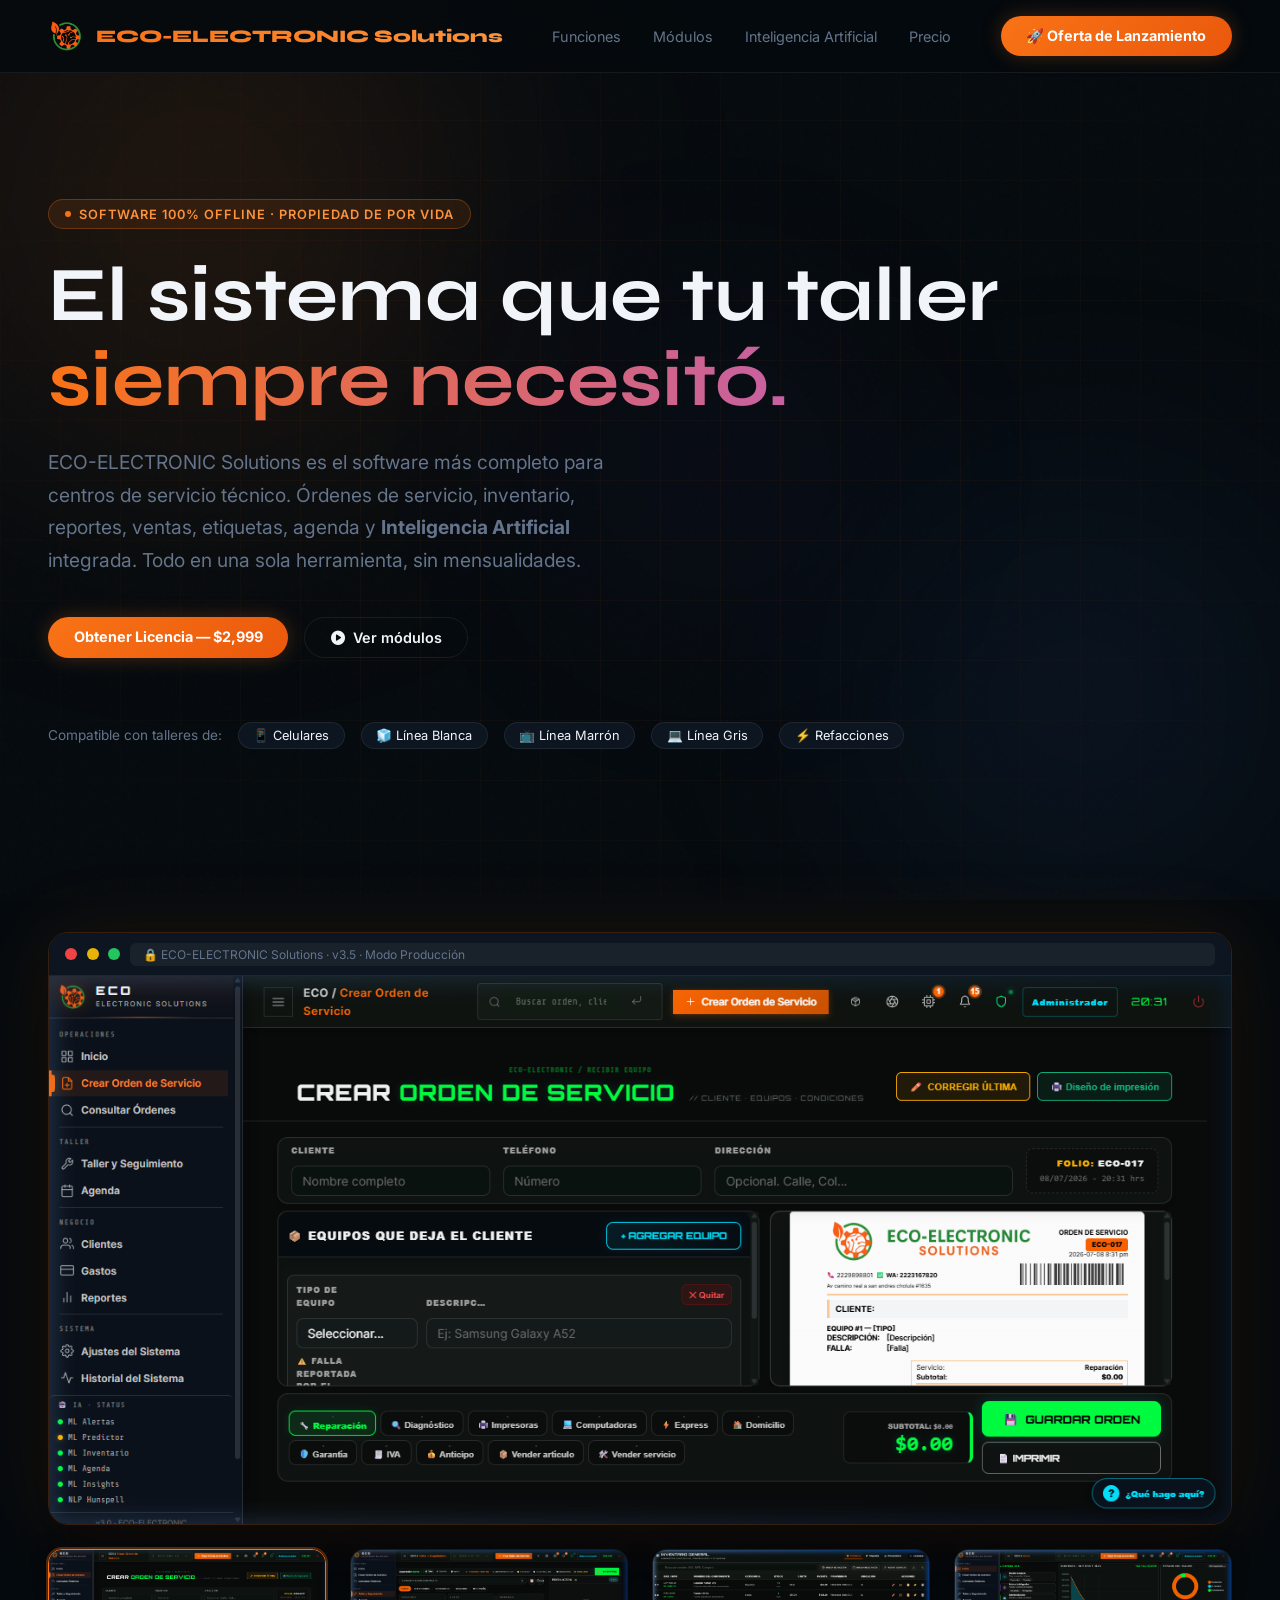
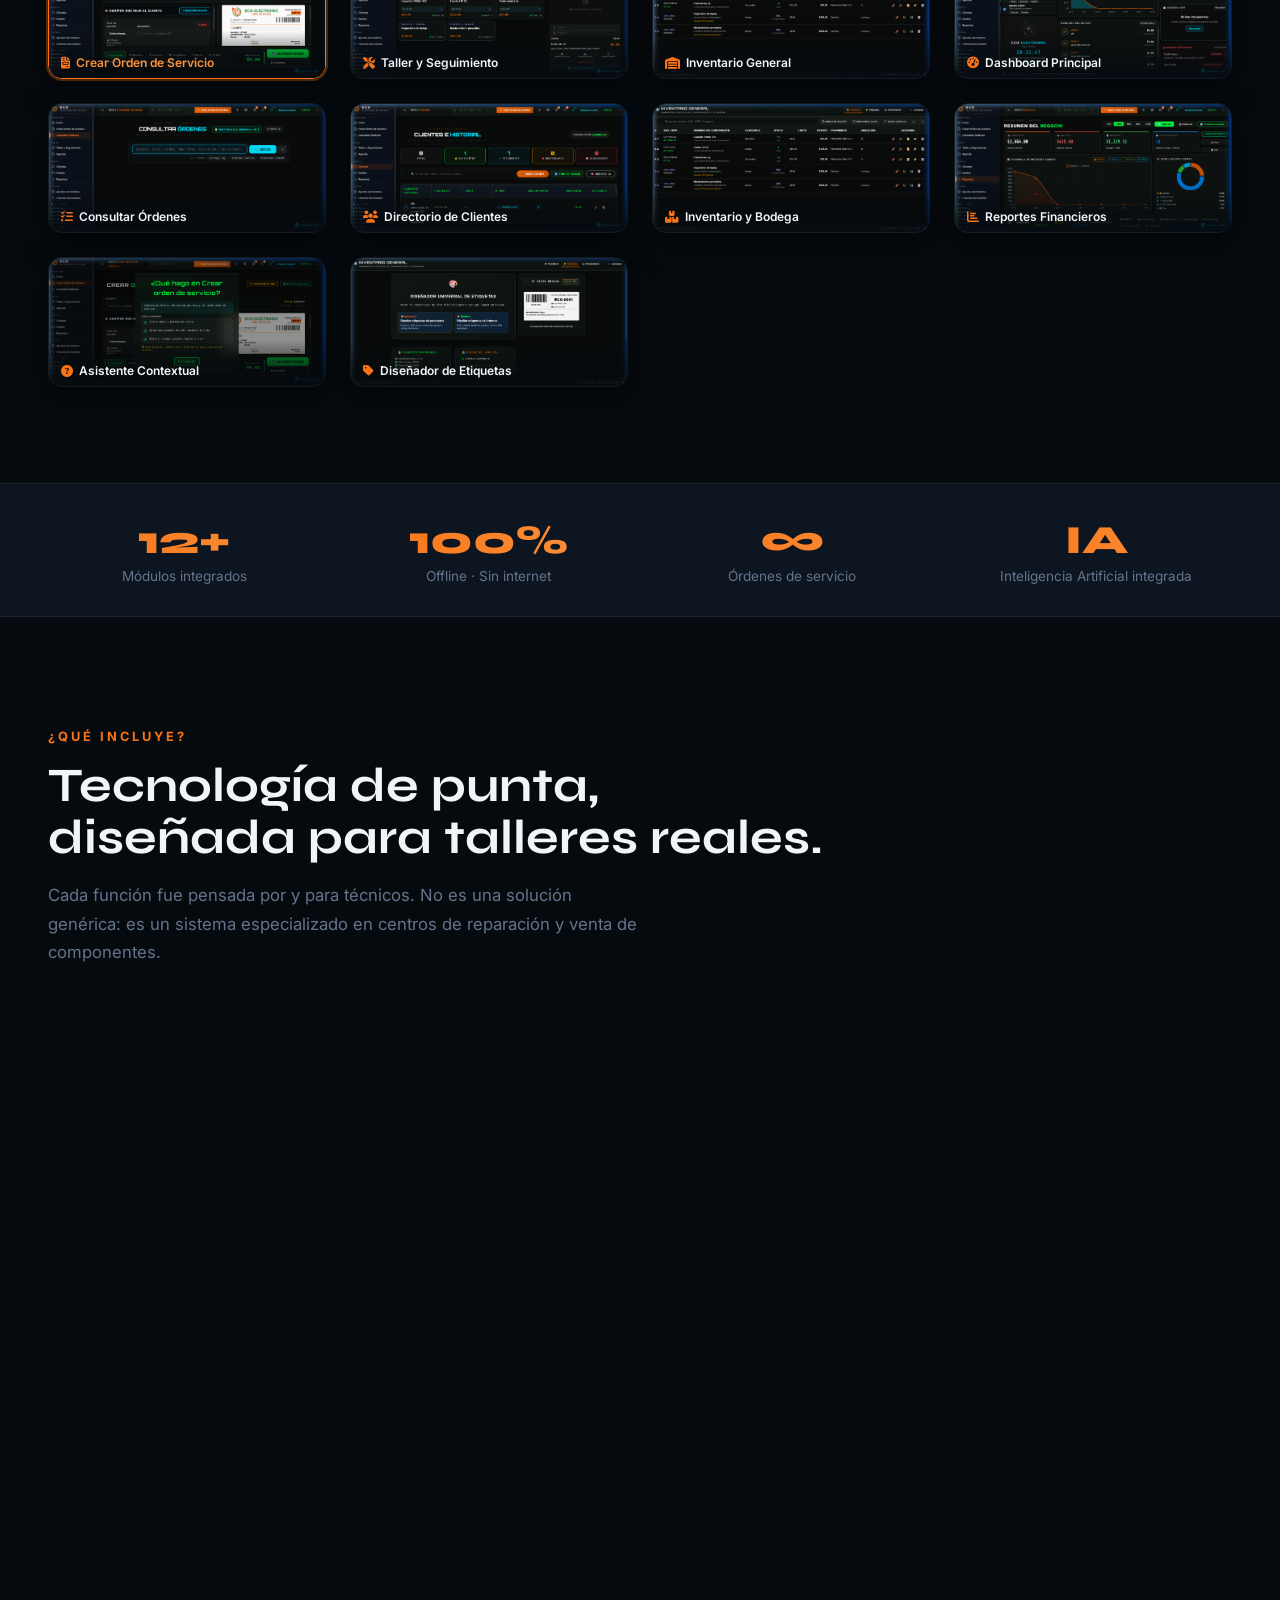
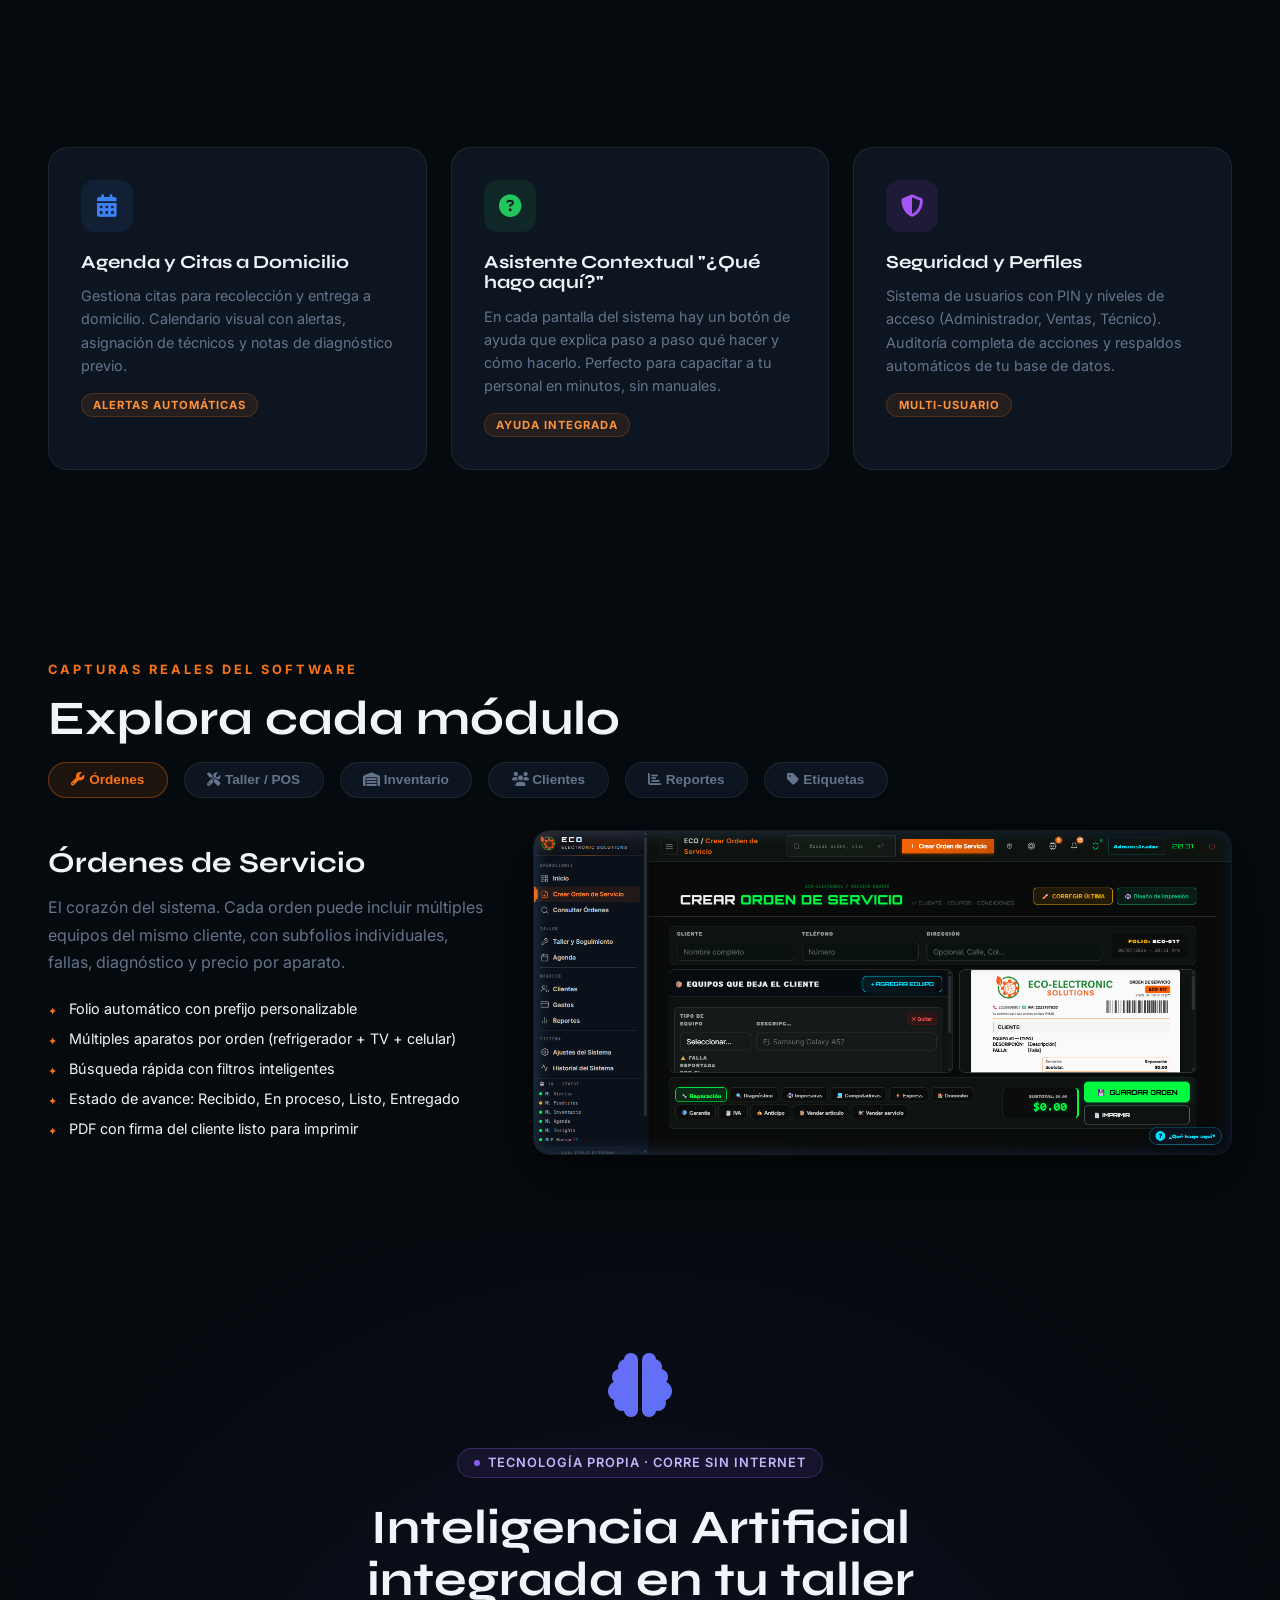
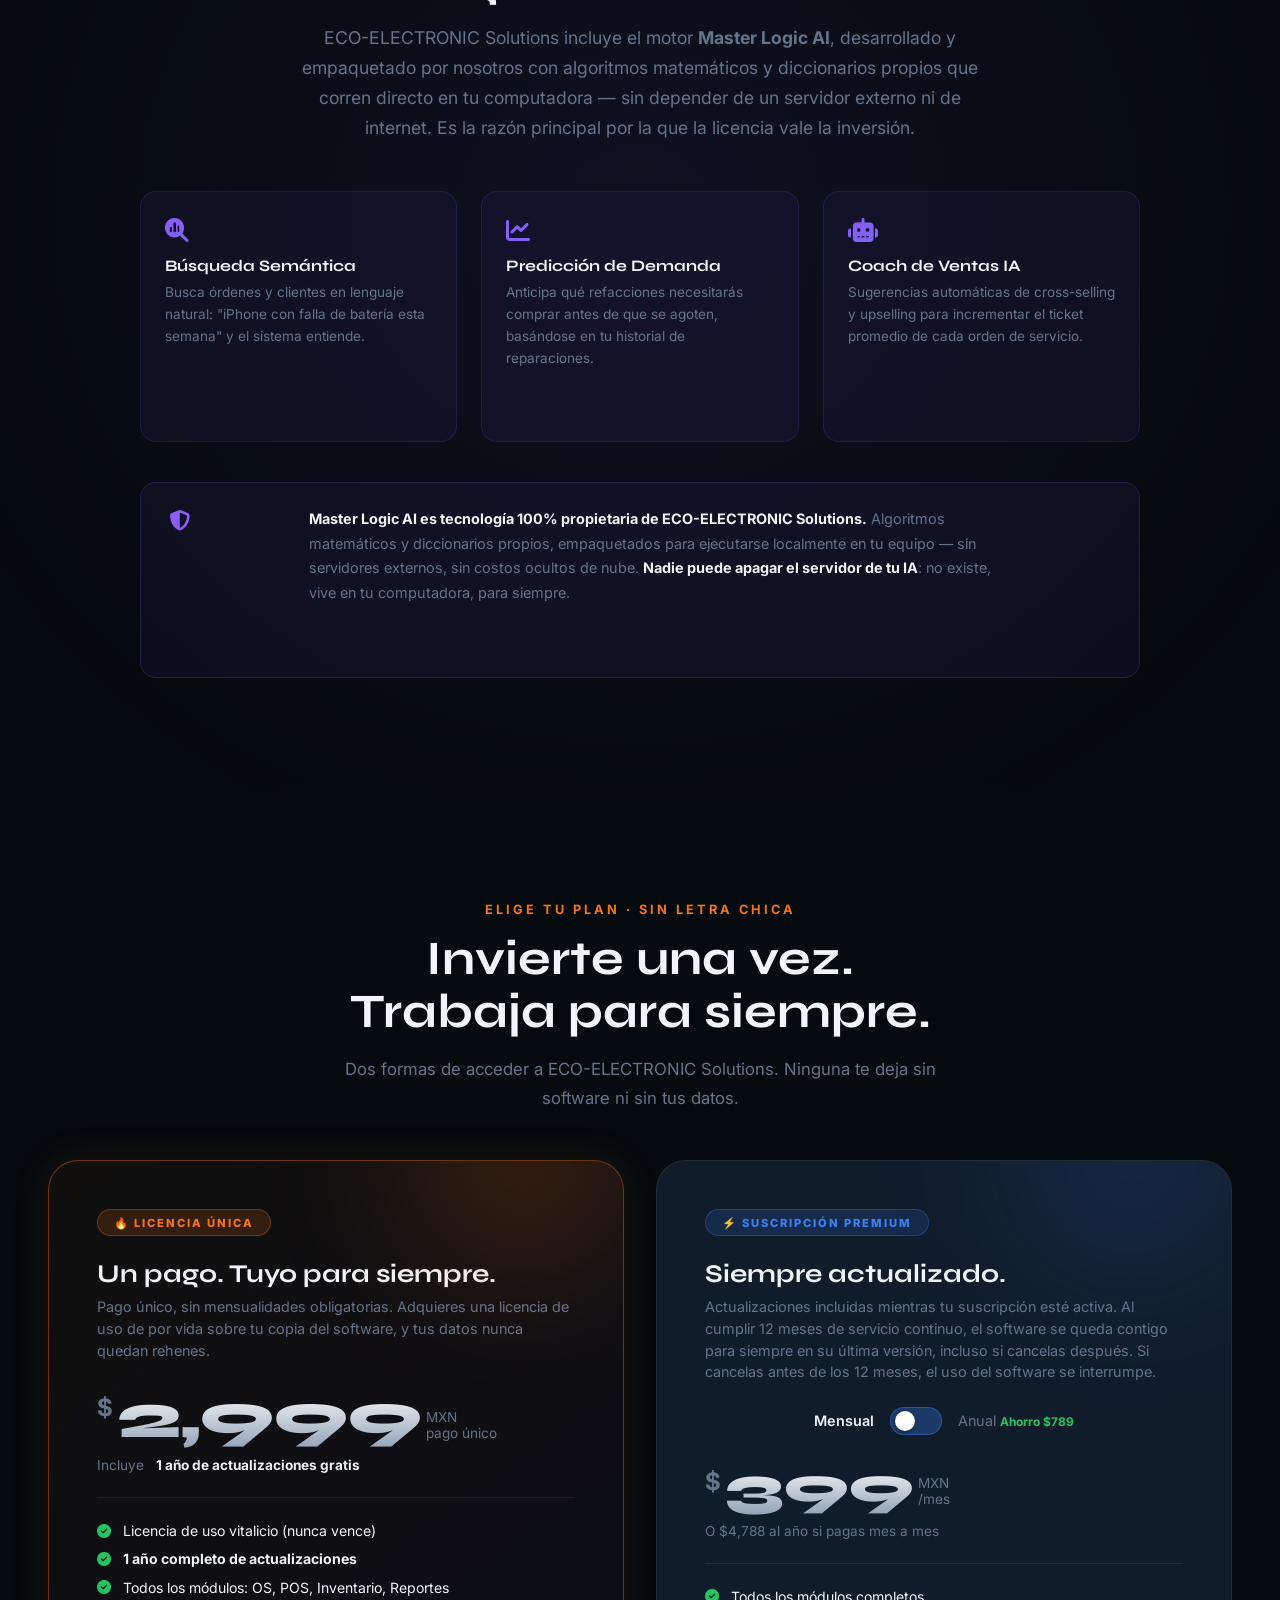
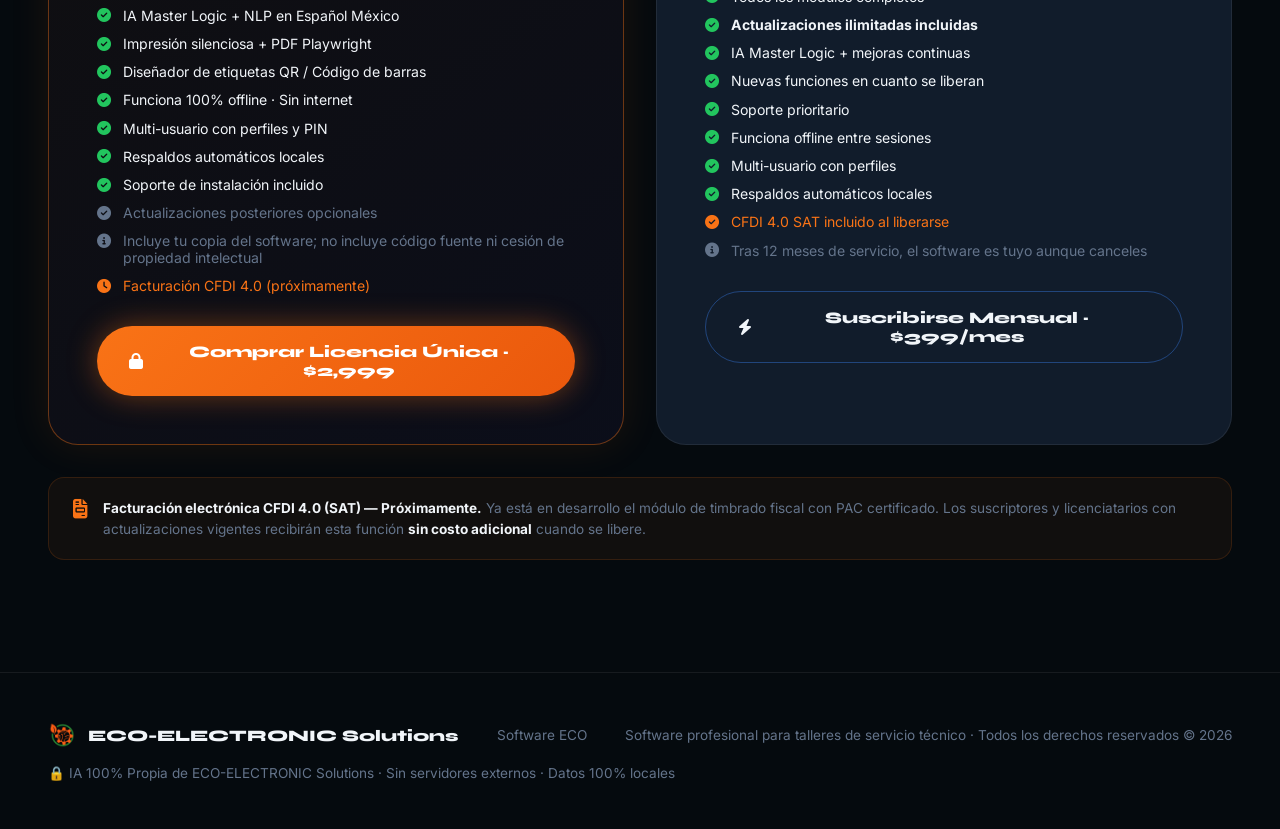
<file: AIERP-ECOELECTRONICSOLUTIONS.html>
<!DOCTYPE html>
<html lang="es">
<head>
  <meta charset="UTF-8">
  <meta name="viewport" content="width=device-width, initial-scale=1.0">
  <title>ECO-ELECTRONIC Solutions | Software Profesional para Talleres</title>
  <meta name="description" content="ECO-ELECTRONIC Solutions: el software más completo para talleres de línea blanca, marrón, gris, celulares y venta de refacciones. Órdenes de servicio, inventario, reportes, IA y más.">
  <link rel="icon" href="assets/app-icon.png">
  <link rel="preconnect" href="https://fonts.googleapis.com">
  <link href="https://fonts.googleapis.com/css2?family=Inter:wght@300;400;500;600;700&family=Syne:wght@700;800&display=swap" rel="stylesheet">
  <link rel="stylesheet" href="https://cdnjs.cloudflare.com/ajax/libs/font-awesome/6.5.0/css/all.min.css">
  <style>
    :root {
      --bg: #050a0e;
      --surface: #0d1520;
      --surface2: #111c2b;
      --border: rgba(255,255,255,0.07);
      --accent: #f97316;
      --accent2: #3b82f6;
      --accent3: #8b5cf6;
      --text: #f1f5f9;
      --muted: #64748b;
      --glow-orange: rgba(249,115,22,0.25);
      --glow-blue: rgba(59,130,246,0.2);
    }
    *, *::before, *::after { margin:0; padding:0; box-sizing:border-box; }
    html { scroll-behavior: smooth; }
    body {
      font-family: 'Inter', sans-serif;
      background: var(--bg);
      color: var(--text);
      overflow-x: hidden;
    }
    h1,h2,h3,h4 { font-family: 'Syne', sans-serif; line-height: 1.1; }
    a { text-decoration: none; color: inherit; }

    /* ─── NOISE OVERLAY ─── */
    body::before {
      content:''; position:fixed; inset:0; z-index:0; pointer-events:none;
      background-image: url("data:image/svg+xml,%3Csvg viewBox='0 0 256 256' xmlns='http://www.w3.org/2000/svg'%3E%3Cfilter id='n'%3E%3CfeTurbulence type='fractalNoise' baseFrequency='0.9' numOctaves='4' stitchTiles='stitch'/%3E%3C/filter%3E%3Crect width='100%25' height='100%25' filter='url(%23n)' opacity='0.04'/%3E%3C/svg%3E");
      opacity:0.5;
    }

    /* ─── NAV ─── */
    nav {
      position: fixed; top:0; left:0; right:0; z-index:1000;
      display:flex; align-items:center; justify-content:space-between;
      padding: 1rem 3rem;
      background: rgba(5,10,14,0.85);
      backdrop-filter: blur(20px);
      border-bottom: 1px solid var(--border);
    }
    .nav-logo { display:flex; align-items:center; gap:.75rem; }
    .nav-logo img { height:36px; border-radius:8px; }
    .nav-logo span { font-family:'Syne',sans-serif; font-size:1.1rem; font-weight:800;
      background: linear-gradient(90deg,#f97316,#fb923c); -webkit-background-clip:text; background-clip:text; -webkit-text-fill-color:transparent; }
    .nav-links { display:flex; gap:2rem; font-size:.9rem; color:var(--muted); }
    .nav-links a:hover { color:var(--text); }
    .btn-cta {
      background: linear-gradient(135deg,#f97316,#ea580c);
      color:#fff; font-weight:700; font-size:.9rem;
      padding:.7rem 1.6rem; border-radius:50px; border:none; cursor:pointer;
      box-shadow: 0 0 20px var(--glow-orange);
      transition: all .3s ease;
    }
    .btn-cta:hover { transform:translateY(-2px); box-shadow:0 0 35px var(--glow-orange); }

    /* ─── MOBILE MENU (hamburger) ─── */
    .nav-toggle {
      display:none; align-items:center; justify-content:center;
      background:transparent; border:none; color:var(--text);
      font-size:1.3rem; cursor:pointer; padding:.4rem .5rem;
    }
    .mobile-menu {
      display:flex; flex-direction:column;
      position:absolute; top:100%; left:0; right:0;
      background:rgba(5,10,14,0.98); backdrop-filter:blur(20px);
      border-bottom:1px solid var(--border);
      max-height:0; overflow:hidden; padding:0 1.5rem;
      transition:max-height .35s ease, padding .35s ease;
    }
    .mobile-menu.open { max-height:420px; padding:.5rem 1.5rem 1.5rem; }
    .mobile-menu a {
      display:flex; align-items:center; gap:.75rem;
      padding:.9rem .25rem; font-size:.95rem; color:var(--muted);
      border-bottom:1px solid var(--border);
    }
    .mobile-menu a:last-child { border-bottom:none; }
    .mobile-menu a i { width:16px; text-align:center; color:var(--accent); }
    .mobile-menu .btn-cta {
      margin-top:.5rem; display:flex; align-items:center; justify-content:center; border-bottom:none;
    }

    /* ─── HERO ─── */
    .hero {
      min-height:100vh; display:flex; flex-direction:column; justify-content:center;
      padding: 7rem 3rem 4rem; position:relative; overflow:hidden;
    }
    .hero-bg-glow {
      position:absolute; border-radius:50%; filter:blur(120px); pointer-events:none;
    }
    .hero-bg-glow.g1 { width:800px;height:800px;top:-200px;left:-200px; background:radial-gradient(circle,rgba(249,115,22,.15),transparent 70%); }
    .hero-bg-glow.g2 { width:600px;height:600px;bottom:-100px;right:-100px; background:radial-gradient(circle,rgba(59,130,246,.12),transparent 70%); }
    .hero-bg-glow.g3 { width:400px;height:400px;top:30%;left:40%; background:radial-gradient(circle,rgba(139,92,246,.08),transparent 70%); }

    /* Animated grid background */
    .grid-bg {
      position:absolute; inset:0; z-index:0; pointer-events:none;
      background-image:
        linear-gradient(rgba(249,115,22,.04) 1px, transparent 1px),
        linear-gradient(90deg, rgba(249,115,22,.04) 1px, transparent 1px);
      background-size:60px 60px;
      mask-image: radial-gradient(ellipse 80% 80% at 50% 50%, black 30%, transparent 100%);
    }

    .hero-content { position:relative; z-index:1; max-width:1200px; margin:0 auto; width:100%; }
    .hero-badge {
      display:inline-flex; align-items:center; gap:.5rem;
      background: rgba(249,115,22,.1); border:1px solid rgba(249,115,22,.3);
      color:#fb923c; font-size:.8rem; font-weight:600; letter-spacing:1px; text-transform:uppercase;
      padding:.4rem 1rem; border-radius:50px; margin-bottom:1.5rem;
    }
    .hero-badge .dot { width:6px;height:6px;border-radius:50%;background:#f97316;animation:pulse-dot 2s infinite; }
    @keyframes pulse-dot { 0%,100%{opacity:1;transform:scale(1)} 50%{opacity:.5;transform:scale(1.5)} }

    .hero-title { font-size: clamp(2.8rem,6vw,5.5rem); margin-bottom:1.5rem; }
    .hero-title .line1 { color:var(--text); display:block; }
    .hero-title .line2 { display:block;
      background: linear-gradient(90deg,#f97316,#a855f7,#3b82f6);
      -webkit-background-clip:text; background-clip:text; -webkit-text-fill-color:transparent;
      background-size:200% 100%; animation:gradient-shift 4s ease infinite;
    }
    @keyframes gradient-shift { 0%{background-position:0% 50%} 50%{background-position:100% 50%} 100%{background-position:0% 50%} }

    .hero-desc { font-size:1.2rem; color:var(--muted); max-width:600px; margin-bottom:2.5rem; line-height:1.7; }
    .hero-actions { display:flex; gap:1rem; flex-wrap:wrap; margin-bottom:4rem; }
    .btn-secondary {
      background:transparent; color:var(--text); font-weight:600; font-size:.9rem;
      padding:.7rem 1.6rem; border-radius:50px; border:1px solid var(--border);
      cursor:pointer; transition:all .3s ease;
    }
    .btn-secondary:hover { border-color:rgba(255,255,255,.3); background:rgba(255,255,255,.05); }

    /* Typing text */
    .hero-types { display:flex; align-items:center; gap:1rem; flex-wrap:wrap; }
    .hero-types-label { font-size:.85rem; color:var(--muted); }
    .type-chip {
      background:var(--surface); border:1px solid var(--border); border-radius:50px;
      font-size:.8rem; color:var(--text); padding:.3rem .9rem;
      transition:all .3s; animation:chip-appear .5s ease both;
    }
    @keyframes chip-appear { from{opacity:0;transform:translateY(10px)} to{opacity:1;transform:translateY(0)} }
    .type-chip:nth-child(2) {animation-delay:.1s}
    .type-chip:nth-child(3) {animation-delay:.2s}
    .type-chip:nth-child(4) {animation-delay:.3s}
    .type-chip:nth-child(5) {animation-delay:.4s}
    .type-chip:nth-child(6) {animation-delay:.5s}

    /* ─── SCREENSHOT SHOWCASE ─── */
    .showcase {
      padding:2rem 0 6rem; position:relative; z-index:1;
    }
    .showcase-inner { max-width:1300px; margin:0 auto; padding:0 3rem; }

    .screen-main {
      position:relative; border-radius:20px; overflow:hidden;
      border:1px solid rgba(249,115,22,.2);
      box-shadow: 0 0 80px rgba(249,115,22,.1), 0 40px 80px rgba(0,0,0,.5);
    }
    .screen-main .screen-bar {
      background:var(--surface); padding:.6rem 1rem; display:flex; align-items:center; gap:.6rem;
      border-bottom:1px solid var(--border);
    }
    .dot-red{width:12px;height:12px;border-radius:50%;background:#ef4444;}
    .dot-yellow{width:12px;height:12px;border-radius:50%;background:#eab308;}
    .dot-green{width:12px;height:12px;border-radius:50%;background:#22c55e;}
    .screen-bar-url {
      flex:1; background:rgba(255,255,255,.05); border-radius:6px;
      font-size:.75rem; color:var(--muted); padding:.25rem .8rem;
      white-space:nowrap; overflow:hidden; text-overflow:ellipsis; min-width:0;
    }
    .screen-main img { width:100%; display:block; transition: opacity .35s ease, transform .35s ease; }

    /* floating mini screens */
    .screen-floaters {
      display:grid; grid-template-columns:repeat(4,1fr); gap:1.5rem; margin-top:1.5rem;
    }
    .screen-mini {
      border-radius:14px; overflow:hidden; border:1px solid var(--border);
      box-shadow:0 10px 30px rgba(0,0,0,.4);
      cursor:pointer; transition:all .4s ease; position:relative;
    }
    .screen-mini:hover { transform:translateY(-8px) scale(1.02); border-color:rgba(249,115,22,.4);
      box-shadow:0 20px 50px rgba(249,115,22,.15); }
    .screen-mini.active { border-color:var(--accent); box-shadow:0 0 0 2px rgba(249,115,22,.3), 0 10px 30px rgba(0,0,0,.4); }
    .screen-mini.active .mini-label { color:#fb923c; }
    .screen-mini img { width:100%; display:block; }
    .screen-mini .mini-label {
      position:absolute; bottom:0; left:0; right:0;
      background:linear-gradient(transparent,rgba(5,10,14,.95));
      padding:1.5rem .75rem .5rem; font-size:.75rem; font-weight:600; color:var(--text);
    }
    .screen-mini .mini-icon { color:var(--accent); margin-right:.4rem; }

    /* ─── STATS BAR ─── */
    .stats-bar {
      background:var(--surface); border-top:1px solid var(--border); border-bottom:1px solid var(--border);
      padding:2rem 3rem;
    }
    .stats-inner { max-width:1200px; margin:0 auto; display:grid; grid-template-columns:repeat(4,1fr); gap:2rem; text-align:center; }
    .stat-num { font-family:'Syne',sans-serif; font-size:2.5rem; font-weight:800;
      background:linear-gradient(90deg,#f97316,#fb923c); -webkit-background-clip:text; background-clip:text; -webkit-text-fill-color:transparent; }
    .stat-label { font-size:.85rem; color:var(--muted); margin-top:.25rem; }

    /* ─── FEATURES ─── */
    .features { padding:7rem 3rem; }
    .features-inner { max-width:1200px; margin:0 auto; }
    .section-eyebrow {
      font-size:.8rem; font-weight:700; letter-spacing:3px; text-transform:uppercase;
      color:var(--accent); margin-bottom:1rem;
    }
    .section-title { font-size: clamp(2rem,4vw,3rem); margin-bottom:1rem; }
    .section-desc { color:var(--muted); font-size:1.05rem; max-width:600px; line-height:1.7; margin-bottom:4rem; }

    .features-grid { display:grid; grid-template-columns:repeat(3,1fr); gap:1.5rem; }
    .feat-card {
      background:var(--surface); border:1px solid var(--border); border-radius:20px;
      padding:2rem; transition:all .4s ease; position:relative; overflow:hidden;
    }
    .feat-card::before {
      content:''; position:absolute; top:0; left:0; right:0; height:2px;
      background:linear-gradient(90deg,transparent,var(--accent-color,#f97316),transparent);
      transform:scaleX(0); transition:transform .4s ease;
    }
    .feat-card:hover::before { transform:scaleX(1); }
    .feat-card:hover { border-color:rgba(249,115,22,.2); transform:translateY(-6px);
      box-shadow:0 20px 50px rgba(0,0,0,.3); }
    .feat-icon {
      width:52px;height:52px;border-radius:14px; display:flex; align-items:center; justify-content:center;
      font-size:1.4rem; margin-bottom:1.25rem;
    }
    .feat-card h3 { font-size:1.15rem; margin-bottom:.75rem; }
    .feat-card p { font-size:.9rem; color:var(--muted); line-height:1.6; }
    .feat-tag {
      display:inline-block; margin-top:1rem;
      font-size:.7rem; font-weight:700; letter-spacing:1px; text-transform:uppercase;
      padding:.25rem .7rem; border-radius:50px;
      background:rgba(249,115,22,.1); color:#fb923c; border:1px solid rgba(249,115,22,.2);
    }

    /* ─── SCREENSHOT FEATURE SECTION ─── */
    .screen-feature { padding:5rem 3rem; }
    .screen-feature-inner { max-width:1200px; margin:0 auto; }
    .screen-tabs { display:flex; gap:1rem; margin-bottom:2rem; flex-wrap:wrap; }
    .tab-btn {
      background:var(--surface); border:1px solid var(--border); color:var(--muted);
      padding:.6rem 1.4rem; border-radius:50px; font-size:.85rem; font-weight:600;
      cursor:pointer; transition:all .3s;
    }
    .tab-btn.active, .tab-btn:hover {
      background:rgba(249,115,22,.1); border-color:rgba(249,115,22,.4); color:var(--accent);
    }
    .tab-pane { display:none; }
    .tab-pane.active { display:block; animation:fade-in .4s ease; }
    @keyframes fade-in { from{opacity:0;transform:translateY(10px)} to{opacity:1;transform:translateY(0)} }
    .screen-feature-layout { display:grid; grid-template-columns:1fr 1.6fr; gap:3rem; align-items:center; }
    .screen-feature-info h3 { font-size:1.8rem; margin-bottom:1rem; }
    .screen-feature-info p { color:var(--muted); line-height:1.7; margin-bottom:1.5rem; }
    .feature-bullets { list-style:none; display:flex; flex-direction:column; gap:.75rem; }
    .feature-bullets li { display:flex; align-items:flex-start; gap:.75rem; font-size:.9rem; }
    .feature-bullets li::before { content:'✦'; color:var(--accent); font-size:.7rem; margin-top:.25rem; flex-shrink:0; }
    .screen-feature-img {
      border-radius:16px; overflow:hidden; border:1px solid var(--border);
      box-shadow:0 20px 60px rgba(0,0,0,.5);
    }
    .screen-feature-img img { width:100%; display:block; }

    /* ─── AI SECTION ─── */
    .ai-section {
      padding:7rem 3rem; position:relative; overflow:hidden;
    }
    .ai-bg {
      position:absolute; inset:0; z-index:0;
      background: radial-gradient(ellipse 60% 60% at 50% 50%, rgba(139,92,246,.08), transparent);
    }
    .ai-inner { max-width:1000px; margin:0 auto; text-align:center; position:relative; z-index:1; }
    .ai-icon { font-size:4rem; margin-bottom:1.5rem;
      background:linear-gradient(135deg,#8b5cf6,#3b82f6); -webkit-background-clip:text; background-clip:text; -webkit-text-fill-color:transparent; }
    .ai-inner h2 { font-size:clamp(2rem,4vw,3rem); margin-bottom:1rem; }
    .ai-inner p { color:var(--muted); font-size:1.1rem; line-height:1.7; max-width:700px; margin:0 auto 3rem; }
    .ai-features { display:grid; grid-template-columns:repeat(3,1fr); gap:1.5rem; text-align:left; }
    .ai-feat {
      background:rgba(139,92,246,.06); border:1px solid rgba(139,92,246,.15);
      border-radius:16px; padding:1.5rem;
    }
    .ai-feat-icon { font-size:1.5rem; margin-bottom:.75rem;
      background:linear-gradient(135deg,#8b5cf6,#3b82f6); -webkit-background-clip:text; background-clip:text; -webkit-text-fill-color:transparent; }
    .ai-feat h4 { font-size:1rem; margin-bottom:.5rem; }
    .ai-feat p { font-size:.85rem; color:var(--muted); line-height:1.6; }
    .ai-ownership-note {
      margin-top:2.5rem; text-align:left;
      background:rgba(139,92,246,.06); border:1px solid rgba(139,92,246,.2);
      border-radius:16px; padding:1.5rem 1.75rem;
      display:flex; align-items:flex-start; gap:1rem;
    }
    .ai-ownership-note i { color:#8b5cf6; font-size:1.3rem; margin-top:.15rem; flex-shrink:0; }
    .ai-ownership-note p { font-size:.9rem; color:var(--muted); line-height:1.7; }
    .ai-ownership-note strong { color:var(--text); }

    .pricing { padding:7rem 3rem; }
    .pricing-inner { max-width:1200px; margin:0 auto; text-align:center; }
    .plans-grid {
      display:grid; grid-template-columns:1fr 1fr; gap:2rem; margin-top:3rem; text-align:left;
    }
    .plan-card {
      position:relative; background:var(--surface2);
      border:1px solid var(--border); border-radius:30px; padding:3rem;
      overflow:hidden; transition:all .4s ease;
    }
    .plan-card:hover { transform:translateY(-8px); box-shadow:0 30px 60px rgba(0,0,0,.4); }
    .plan-card.featured {
      border-color:rgba(249,115,22,.4);
      background:linear-gradient(145deg,rgba(249,115,22,.05),rgba(139,92,246,.05));
      box-shadow:0 0 40px rgba(249,115,22,.1);
    }
    .plan-card.featured:hover { box-shadow:0 30px 60px rgba(249,115,22,.2); }
    .plan-glow {
      position:absolute; width:300px; height:300px; border-radius:50%;
      filter:blur(60px); top:-150px; right:-50px; pointer-events:none;
    }
    .plan-badge {
      display:inline-block; font-size:.7rem; font-weight:800; letter-spacing:2px;
      text-transform:uppercase; padding:.35rem 1rem; border-radius:50px; margin-bottom:1.5rem;
    }
    .plan-badge.orange { background:rgba(249,115,22,.15); color:#f97316; border:1px solid rgba(249,115,22,.3); }
    .plan-badge.blue { background:rgba(59,130,246,.15); color:#3b82f6; border:1px solid rgba(59,130,246,.3); }
    .plan-title { font-size:1.6rem; margin-bottom:.5rem; }
    .plan-desc { color:var(--muted); font-size:.9rem; margin-bottom:1.5rem; line-height:1.5; }
    .plan-price-main { display:flex; align-items:flex-start; gap:.25rem; margin-bottom:.5rem; }
    .plan-currency { font-size:1.5rem; font-weight:700; color:var(--muted); margin-top:.5rem; }
    .plan-amount { font-family:'Syne',sans-serif; font-size:4rem; font-weight:800; line-height:1;
      background:linear-gradient(180deg,#fff,#94a3b8); -webkit-background-clip:text; background-clip:text; -webkit-text-fill-color:transparent; }
    .plan-amount-sub { font-size:3.5rem; }
    .plan-period { font-size:.85rem; color:var(--muted); align-self:flex-end; padding-bottom:.5rem; }
    .plan-alt-price {
      font-size:.85rem; color:var(--muted); margin-bottom:1.5rem;
      display:flex; align-items:center; gap:.5rem;
    }
    .plan-alt-price .savings {
      background:rgba(34,197,94,.1); color:#22c55e; border:1px solid rgba(34,197,94,.3);
      font-size:.75rem; font-weight:700; padding:.2rem .6rem; border-radius:50px;
    }
    .plan-divider { height:1px; background:var(--border); margin:1.5rem 0; }
    .plan-features { list-style:none; display:flex; flex-direction:column; gap:.7rem; margin-bottom:2rem; }
    .plan-features li { display:flex; align-items:flex-start; gap:.75rem; font-size:.88rem; }
    .plan-features i { margin-top:.1rem; flex-shrink:0; }
    .plan-features .inc { color:#22c55e; }
    .plan-features .opt { color:#64748b; }
    .plan-features .soon { color:#f97316; }
    .btn-plan {
      width:100%; font-family:'Syne',sans-serif; font-weight:800; font-size:1rem;
      padding:1rem 2rem; border-radius:50px; border:none; cursor:pointer;
      display:flex; align-items:center; justify-content:center; gap:.75rem;
      transition:all .3s ease;
    }
    .btn-plan.primary {
      background:linear-gradient(135deg,#f97316,#ea580c); color:#fff;
      box-shadow:0 0 30px rgba(249,115,22,.4);
    }
    .btn-plan.primary:hover { transform:translateY(-2px); box-shadow:0 0 50px rgba(249,115,22,.6); }
    .btn-plan.secondary {
      background:transparent; color:var(--text);
      border:1px solid rgba(59,130,246,.4);
    }
    .btn-plan.secondary:hover { background:rgba(59,130,246,.1); border-color:#3b82f6; }
    /* Toggle suscripcion */
    .sub-toggle { display:flex; align-items:center; gap:1rem; justify-content:center; margin-bottom:1.5rem; }
    .toggle-opt { font-size:.9rem; color:var(--muted); cursor:pointer; transition:.2s; }
    .toggle-opt.active { color:var(--text); font-weight:600; }
    .toggle-switch {
      width:52px; height:28px; background:rgba(59,130,246,.3); border-radius:50px;
      position:relative; cursor:pointer; transition:background .3s;
      border:1px solid rgba(59,130,246,.4);
    }
    .toggle-switch.annual { background:rgba(59,130,246,.6); }
    .toggle-knob {
      position:absolute; width:20px; height:20px; border-radius:50%;
      background:#fff; top:3px; left:4px; transition:left .3s ease;
      box-shadow:0 2px 4px rgba(0,0,0,.3);
    }
    .toggle-switch.annual .toggle-knob { left:28px; }
    .coming-soon-note {
      margin-top:2rem; background:rgba(249,115,22,.05); border:1px solid rgba(249,115,22,.15);
      border-radius:16px; padding:1.25rem 1.5rem;
      display:flex; align-items:flex-start; gap:1rem; text-align:left;
    }
    .coming-soon-note i { color:#f97316; font-size:1.2rem; margin-top:.1rem; }
    .coming-soon-note p { font-size:.85rem; color:var(--muted); line-height:1.5; }
    .coming-soon-note strong { color:var(--text); }
    .pricing-card {
      position:relative; margin-top:3rem;
      background:var(--surface2);
      border:1px solid rgba(249,115,22,.3);
      border-radius:30px; padding:3.5rem;
      overflow:hidden;
    }
    .pricing-card::before {
      content:''; position:absolute; inset:0; z-index:0;
      background: radial-gradient(ellipse 70% 50% at 50% 0%, rgba(249,115,22,.1), transparent);
    }
    .pricing-glow {
      position:absolute; width:400px; height:400px; border-radius:50%;
      background:radial-gradient(circle,rgba(249,115,22,.15),transparent);
      filter:blur(60px); top:-200px; left:50%; transform:translateX(-50%); pointer-events:none;
    }
    .pricing-badge-top {
      position:absolute; top:1.5rem; right:1.5rem;
      background:linear-gradient(135deg,#f97316,#ea580c); color:#fff;
      font-size:.7rem; font-weight:800; letter-spacing:2px; text-transform:uppercase;
      padding:.4rem 1rem; border-radius:50px;
    }
    .pricing-content { position:relative; z-index:1; }
    .pricing-content h2 { font-size:2rem; margin-bottom:.5rem; }
    .pricing-content > p { color:var(--muted); margin-bottom:2rem; }
    .price-display { display:flex; align-items:flex-start; justify-content:center; gap:.25rem; margin:1.5rem 0 2rem; }
    .price-currency { font-size:2rem; font-weight:700; margin-top:.75rem; color:var(--muted); }
    .price-amount { font-family:'Syne',sans-serif; font-size:6rem; font-weight:800; line-height:1;
      background:linear-gradient(180deg,#fff,#94a3b8); -webkit-background-clip:text; background-clip:text; -webkit-text-fill-color:transparent; }
    .price-period { font-size:.9rem; color:var(--muted); align-self:flex-end; padding-bottom:.75rem; }

    .pricing-features-grid { display:grid; grid-template-columns:1fr 1fr; gap:.75rem; text-align:left; margin-bottom:2.5rem; }
    .pf-item { display:flex; align-items:center; gap:.75rem; font-size:.9rem; }
    .pf-item i { color:#22c55e; font-size:.9rem; }
    .pf-highlight { color:var(--accent); font-weight:600; }

    .pricing-separator { height:1px; background:var(--border); margin:2rem 0; }
    .update-note {
      background:rgba(59,130,246,.06); border:1px solid rgba(59,130,246,.15);
      border-radius:12px; padding:1rem 1.5rem;
      display:flex; align-items:flex-start; gap:1rem; text-align:left; margin-bottom:2rem;
    }
    .update-note i { color:var(--accent2); font-size:1.2rem; margin-top:.1rem; }
    .update-note p { font-size:.85rem; color:var(--muted); line-height:1.5; }
    .update-note strong { color:var(--text); }
    .btn-buy {
      width:100%; background:linear-gradient(135deg,#f97316,#ea580c);
      color:#fff; font-family:'Syne',sans-serif; font-weight:800; font-size:1.1rem;
      padding:1.1rem 2rem; border-radius:50px; border:none; cursor:pointer;
      box-shadow:0 0 40px var(--glow-orange); transition:all .3s ease;
      display:flex; align-items:center; justify-content:center; gap:.75rem;
    }
    .btn-buy:hover { transform:translateY(-3px); box-shadow:0 0 60px rgba(249,115,22,.5); }

    /* ─── FOOTER ─── */
    footer {
      border-top:1px solid var(--border); padding:3rem;
      display:flex; align-items:center; justify-content:space-between;
      color:var(--muted); font-size:.85rem; flex-wrap:wrap; gap:1rem;
    }
    .footer-logo { display:flex; align-items:center; gap:.75rem; font-family:'Syne',sans-serif; font-weight:800; font-size:1rem; color:var(--text); }
    .footer-logo img { height:28px; border-radius:6px; }

    /* ─── SCROLL REVEAL ─── */
    .reveal { opacity:0; transform:translateY(40px); transition:all .7s ease; }
    .reveal.visible { opacity:1; transform:translateY(0); }

    /* ─── RESPONSIVE ─── */
    @media(max-width:900px) {
      nav { padding:1rem 1.5rem; }
      .nav-links { display:none; }
      nav > a.btn-cta { display:none; }
      .nav-toggle { display:flex; }
      .hero { padding:6rem 1.5rem 3rem; }
      .hero-title { font-size:clamp(2.4rem,7vw,3.5rem); }
      .screen-floaters { grid-template-columns:1fr 1fr; }
      .showcase-inner { padding:0 1.5rem; }
      .features, .screen-feature, .ai-section, .pricing { padding:4.5rem 1.5rem; }
      .stats-bar { padding:1.5rem; }
      .features-grid { grid-template-columns:1fr 1fr; }
      .stats-inner { grid-template-columns:1fr 1fr; gap:1.5rem 1rem; }
      .ai-features { grid-template-columns:1fr; }
      .screen-feature-layout { grid-template-columns:1fr; gap:2rem; }
      .pricing-features-grid { grid-template-columns:1fr; }
      .plans-grid { grid-template-columns:1fr; gap:1.5rem; }
      .plan-card { padding:2rem; }
      .screen-tabs {
        flex-wrap:nowrap; overflow-x:auto; padding-bottom:.5rem;
        -webkit-overflow-scrolling:touch; scrollbar-width:none;
      }
      .screen-tabs::-webkit-scrollbar { display:none; }
      .tab-btn { flex-shrink:0; }
    }
    @media(max-width:600px) {
      .hero-title { font-size:2.4rem; }
      .hero-desc { font-size:1.05rem; }
      .hero-badge { border-radius:14px; font-size:.7rem; letter-spacing:.5px; white-space:normal; text-align:center; }
      .features-grid { grid-template-columns:1fr; }
      .screen-floaters { grid-template-columns:1fr 1fr; gap:.85rem; }
      .screen-mini .mini-label { font-size:.68rem; padding:1.25rem .6rem .4rem; }
      .pricing-card { padding:2rem; }
      .price-amount { font-size:4rem; }
      .plan-card { padding:1.75rem; border-radius:22px; }
      .plan-amount, .plan-amount-sub { font-size:2.9rem; }
      .plan-title { font-size:1.35rem; }
      footer { flex-direction:column; text-align:center; padding:2.5rem 1.5rem; }
    }
    @media(max-width:480px) {
      nav { flex-wrap:wrap; justify-content:center; gap:.5rem; padding:.85rem 1rem; }
      .nav-logo span { font-size:1rem; }
      .hero-actions { flex-direction:column; align-items:stretch; }
      .hero-actions a { width:100%; display:flex; align-items:center; justify-content:center; }
      .hero-types { justify-content:center; text-align:center; }
      .features, .screen-feature, .ai-section, .pricing { padding:3.5rem 1.25rem; }
      .section-title { font-size:1.7rem; }
      .section-desc { margin-bottom:2.5rem; }
      .stats-inner { gap:1.25rem .75rem; }
      .stat-num { font-size:2rem; }
      .sub-toggle { flex-wrap:wrap; }
    }
  </style>
</head>
<body>

<!-- NAV -->
<nav>
  <div class="nav-logo">
    <img src="assets/app-icon.png" alt="ECO Logo">
    <span>ECO-ELECTRONIC Solutions</span>
  </div>
  <div class="nav-links">
    <a href="#funciones">Funciones</a>
    <a href="#modulos">Módulos</a>
    <a href="#ia">Inteligencia Artificial</a>
    <a href="#precio">Precio</a>
  </div>
  <a href="#precio" class="btn-cta">🚀 Oferta de Lanzamiento</a>
  <button class="nav-toggle" id="nav-toggle" onclick="toggleMobileMenu()" aria-label="Abrir menú" aria-expanded="false">
    <i class="fas fa-bars"></i>
  </button>
  <div class="mobile-menu" id="mobile-menu">
    <a href="#funciones" onclick="closeMobileMenu()"><i class="fas fa-list-check"></i> Funciones</a>
    <a href="#modulos" onclick="closeMobileMenu()"><i class="fas fa-desktop"></i> Módulos</a>
    <a href="#ia" onclick="closeMobileMenu()"><i class="fas fa-brain"></i> Inteligencia Artificial</a>
    <a href="#precio" onclick="closeMobileMenu()"><i class="fas fa-tag"></i> Precio</a>
    <a href="#precio" class="btn-cta" onclick="closeMobileMenu()">🚀 Oferta de Lanzamiento</a>
  </div>
</nav>

<!-- HERO -->
<section class="hero">
  <div class="hero-bg-glow g1"></div>
  <div class="hero-bg-glow g2"></div>
  <div class="hero-bg-glow g3"></div>
  <div class="grid-bg"></div>
  <div class="hero-content">
    <div class="hero-badge"><div class="dot"></div>Software 100% Offline · Propiedad de por vida</div>
    <h1 class="hero-title">
      <span class="line1">El sistema que tu taller</span>
      <span class="line2">siempre necesitó.</span>
    </h1>
    <p class="hero-desc">
      ECO-ELECTRONIC Solutions es el software más completo para centros de servicio técnico.
      Órdenes de servicio, inventario, reportes, ventas, etiquetas, agenda y <strong>Inteligencia Artificial</strong>
      integrada. Todo en una sola herramienta, sin mensualidades.
    </p>
    <div class="hero-actions">
      <a href="#precio" class="btn-cta">Obtener Licencia — $2,999</a>
      <a href="#modulos" class="btn-secondary"><i class="fas fa-play-circle"></i>&nbsp; Ver módulos</a>
    </div>
    <div class="hero-types">
      <span class="hero-types-label">Compatible con talleres de:</span>
      <span class="type-chip">📱 Celulares</span>
      <span class="type-chip">🧊 Línea Blanca</span>
      <span class="type-chip">📺 Línea Marrón</span>
      <span class="type-chip">💻 Línea Gris</span>
      <span class="type-chip">⚡ Refacciones</span>
    </div>
  </div>
</section>

<!-- SCREENSHOT SHOWCASE -->
<section class="showcase">
  <div class="showcase-inner">
    <div class="screen-main reveal">
      <div class="screen-bar">
        <div class="dot-red"></div><div class="dot-yellow"></div><div class="dot-green"></div>
        <div class="screen-bar-url">🔒 ECO-ELECTRONIC Solutions · v3.5 · Modo Producción</div>
      </div>
      <img src="assets/screen_hero_os.png" alt="ECO-ELECTRONIC Solutions - Crear Orden de Servicio" id="main-screen">
    </div>
    <div class="screen-floaters">
      <div class="screen-mini reveal" onclick="changeScreen('assets/screen_hero_os.png', this)">
        <img src="assets/screen_hero_os.png" alt="Crear Orden de Servicio">
        <div class="mini-label"><i class="fas fa-file-invoice mini-icon"></i>Crear Orden de Servicio</div>
      </div>
      <div class="screen-mini reveal" onclick="changeScreen('assets/screen_taller.png', this)">
        <img src="assets/screen_taller.png" alt="Taller y Seguimiento">
        <div class="mini-label"><i class="fas fa-screwdriver-wrench mini-icon"></i>Taller y Seguimiento</div>
      </div>
      <div class="screen-mini reveal" onclick="changeScreen('assets/screen_inventario_general.png', this)">
        <img src="assets/screen_inventario_general.png" alt="Inventario General">
        <div class="mini-label"><i class="fas fa-warehouse mini-icon"></i>Inventario General</div>
      </div>
      <div class="screen-mini reveal" onclick="changeScreen('assets/screen_hero_dashboard.png', this)">
        <img src="assets/screen_hero_dashboard.png" alt="Dashboard">
        <div class="mini-label"><i class="fas fa-gauge-high mini-icon"></i>Dashboard Principal</div>
      </div>
      <div class="screen-mini reveal" onclick="changeScreen('assets/screen_02_ordenes.png', this)">
        <img src="assets/screen_02_ordenes.png" alt="Consultar Órdenes">
        <div class="mini-label"><i class="fas fa-list-check mini-icon"></i>Consultar Órdenes</div>
      </div>
      <div class="screen-mini reveal" onclick="changeScreen('assets/screen_03_clientes.png', this)">
        <img src="assets/screen_03_clientes.png" alt="Clientes">
        <div class="mini-label"><i class="fas fa-users mini-icon"></i>Directorio de Clientes</div>
      </div>
      <div class="screen-mini reveal" onclick="changeScreen('assets/screen_04_inventario.png', this)">
        <img src="assets/screen_04_inventario.png" alt="Inventario">
        <div class="mini-label"><i class="fas fa-boxes-stacked mini-icon"></i>Inventario y Bodega</div>
      </div>
      <div class="screen-mini reveal" onclick="changeScreen('assets/screen_reportes_real.png', this)">
        <img src="assets/screen_reportes_real.png" alt="Reportes Financieros">
        <div class="mini-label"><i class="fas fa-chart-bar mini-icon"></i>Reportes Financieros</div>
      </div>
      <div class="screen-mini reveal" onclick="changeScreen('assets/screen_quehagoaqui.png', this)">
        <img src="assets/screen_quehagoaqui.png" alt="Asistente Contextual">
        <div class="mini-label"><i class="fas fa-circle-question mini-icon"></i>Asistente Contextual</div>
      </div>
      <div class="screen-mini reveal" onclick="changeScreen('assets/screen_07_etiquetas.png', this)">
        <img src="assets/screen_07_etiquetas.png" alt="Etiquetas">
        <div class="mini-label"><i class="fas fa-tag mini-icon"></i>Diseñador de Etiquetas</div>
      </div>
    </div>
  </div>
</section>

<!-- STATS BAR -->
<div class="stats-bar">
  <div class="stats-inner">
    <div><div class="stat-num">12+</div><div class="stat-label">Módulos integrados</div></div>
    <div><div class="stat-num">100%</div><div class="stat-label">Offline · Sin internet</div></div>
    <div><div class="stat-num">∞</div><div class="stat-label">Órdenes de servicio</div></div>
    <div><div class="stat-num">IA</div><div class="stat-label">Inteligencia Artificial integrada</div></div>
  </div>
</div>

<!-- FEATURES -->
<section class="features" id="funciones">
  <div class="features-inner">
    <p class="section-eyebrow reveal">¿Qué incluye?</p>
    <h2 class="section-title reveal">Tecnología de punta,<br>diseñada para talleres reales.</h2>
    <p class="section-desc reveal">Cada función fue pensada por y para técnicos. No es una solución genérica: es un sistema especializado en centros de reparación y venta de componentes.</p>

    <div class="features-grid">
      <div class="feat-card reveal" style="--accent-color:#f97316">
        <div class="feat-icon" style="background:rgba(249,115,22,.1);color:#f97316;">
          <i class="fas fa-file-invoice"></i>
        </div>
        <h3>Órdenes de Servicio Profesionales</h3>
        <p>Crea órdenes detalladas con múltiples aparatos por cliente, número de folio automático, seguimiento en tiempo real, firma digital y generación de PDF con tu logo.</p>
        <span class="feat-tag">Impresión instantánea</span>
      </div>
      <div class="feat-card reveal" style="--accent-color:#3b82f6">
        <div class="feat-icon" style="background:rgba(59,130,246,.1);color:#3b82f6;">
          <i class="fas fa-boxes-stacked"></i>
        </div>
        <h3>Inventario y Bodega Inteligente</h3>
        <p>Controla stock de refacciones y componentes electrónicos. Alertas de bajo inventario, historial de movimientos, precios de costo y venta, y ubicación física de cada pieza.</p>
        <span class="feat-tag">Multi-categoría</span>
      </div>
      <div class="feat-card reveal" style="--accent-color:#22c55e">
        <div class="feat-icon" style="background:rgba(34,197,94,.1);color:#22c55e;">
          <i class="fas fa-cash-register"></i>
        </div>
        <h3>Punto de Venta (POS)</h3>
        <p>Módulo de ventas directas al mostrador. Vende refacciones, accesorios y servicios con tickets de caja, corte del día, y control de caja chica integrado.</p>
        <span class="feat-tag">Compatible con impresoras POS</span>
      </div>
      <div class="feat-card reveal" style="--accent-color:#a855f7">
        <div class="feat-icon" style="background:rgba(168,85,247,.1);color:#a855f7;">
          <i class="fas fa-tag"></i>
        </div>
        <h3>Diseñador Universal de Etiquetas</h3>
        <p>Crea y personaliza etiquetas con código de barras o QR para identificar equipos en reparación, piezas en bodega, precios y más. motor de alta fidelidad con vista previa en vivo.</p>
        <span class="feat-tag">Código QR y Barras</span>
      </div>
      <div class="feat-card reveal" style="--accent-color:#f97316">
        <div class="feat-icon" style="background:rgba(249,115,22,.1);color:#f97316;">
          <i class="fas fa-users"></i>
        </div>
        <h3>Directorio de Clientes</h3>
        <p>Historial completo de cada cliente: equipos reparados, pagos, anticipo y saldo pendiente. Clasificación automática por frecuencia y lealtad.</p>
        <span class="feat-tag">Historial completo</span>
      </div>
      <div class="feat-card reveal" style="--accent-color:#eab308">
        <div class="feat-icon" style="background:rgba(234,179,8,.1);color:#eab308;">
          <i class="fas fa-chart-pie"></i>
        </div>
        <h3>Reportes y Estadísticas</h3>
        <p>Visualiza ingresos, egresos, ganancias y distribución de servicios con gráficas interactivas. Exporta a PDF o Excel para tu contabilidad.</p>
        <span class="feat-tag">Exporta a Excel y PDF</span>
      </div>
      <div class="feat-card reveal" style="--accent-color:#3b82f6">
        <div class="feat-icon" style="background:rgba(59,130,246,.1);color:#3b82f6;">
          <i class="fas fa-calendar-alt"></i>
        </div>
        <h3>Agenda y Citas a Domicilio</h3>
        <p>Gestiona citas para recolección y entrega a domicilio. Calendario visual con alertas, asignación de técnicos y notas de diagnóstico previo.</p>
        <span class="feat-tag">Alertas automáticas</span>
      </div>
      <div class="feat-card reveal" style="--accent-color:#22c55e">
        <div class="feat-icon" style="background:rgba(34,197,94,.1);color:#22c55e;">
          <i class="fas fa-circle-question"></i>
        </div>
        <h3>Asistente Contextual "¿Qué hago aquí?"</h3>
        <p>En cada pantalla del sistema hay un botón de ayuda que explica paso a paso qué hacer y cómo hacerlo. Perfecto para capacitar a tu personal en minutos, sin manuales.</p>
        <span class="feat-tag">Ayuda integrada</span>
      </div>
      <div class="feat-card reveal" style="--accent-color:#a855f7">
        <div class="feat-icon" style="background:rgba(168,85,247,.1);color:#a855f7;">
          <i class="fas fa-shield-halved"></i>
        </div>
        <h3>Seguridad y Perfiles</h3>
        <p>Sistema de usuarios con PIN y niveles de acceso (Administrador, Ventas, Técnico). Auditoría completa de acciones y respaldos automáticos de tu base de datos.</p>
        <span class="feat-tag">Multi-usuario</span>
      </div>
    </div>
  </div>
</section>

<!-- SCREENSHOT MODULES SECTION -->
<section class="screen-feature" id="modulos">
  <div class="screen-feature-inner">
    <p class="section-eyebrow reveal">Capturas reales del software</p>
    <h2 class="section-title reveal">Explora cada módulo</h2>

    <div class="screen-tabs reveal">
      <button class="tab-btn active" onclick="switchTab(this,'tab-os')"><i class="fas fa-wrench"></i> Órdenes</button>
      <button class="tab-btn" onclick="switchTab(this,'tab-taller')"><i class="fas fa-screwdriver-wrench"></i> Taller / POS</button>
      <button class="tab-btn" onclick="switchTab(this,'tab-inv')"><i class="fas fa-warehouse"></i> Inventario</button>
      <button class="tab-btn" onclick="switchTab(this,'tab-clientes')"><i class="fas fa-users"></i> Clientes</button>
      <button class="tab-btn" onclick="switchTab(this,'tab-rep')"><i class="fas fa-chart-bar"></i> Reportes</button>
      <button class="tab-btn" onclick="switchTab(this,'tab-etiq')"><i class="fas fa-tag"></i> Etiquetas</button>
    </div>

    <div id="tab-os" class="tab-pane active reveal">
      <div class="screen-feature-layout">
        <div class="screen-feature-info">
          <h3>Órdenes de Servicio</h3>
          <p>El corazón del sistema. Cada orden puede incluir múltiples equipos del mismo cliente, con subfolios individuales, fallas, diagnóstico y precio por aparato.</p>
          <ul class="feature-bullets">
            <li>Folio automático con prefijo personalizable</li>
            <li>Múltiples aparatos por orden (refrigerador + TV + celular)</li>
            <li>Búsqueda rápida con filtros inteligentes</li>
            <li>Estado de avance: Recibido, En proceso, Listo, Entregado</li>
            <li>PDF con firma del cliente listo para imprimir</li>
          </ul>
        </div>
        <div class="screen-feature-img"><img src="assets/screen_hero_os.png" alt="Módulo Órdenes de Servicio"></div>
      </div>
    </div>

    <div id="tab-taller" class="tab-pane reveal">
      <div class="screen-feature-layout">
        <div class="screen-feature-info">
          <h3>Taller y Seguimiento (POS)</h3>
          <p>El centro de operaciones diarias. Desde aquí vendes refacciones, accesorios y servicios al mostrador, cobras reparaciones terminadas y llevas el control de caja en tiempo real.</p>
          <ul class="feature-bullets">
            <li>Punto de Venta con scanner de código de barras (F2)</li>
            <li>Tabs: Taller, Garantías, Agenda, Cobrar Ventas, Reparaciones, Bodega</li>
            <li>Categorías: Refacciones, Accesorios, Servicios, Mercancía</li>
            <li>Cobro en efectivo, tarjeta o transferencia</li>
            <li>Resumen del día y análisis IA integrado</li>
          </ul>
        </div>
        <div class="screen-feature-img"><img src="assets/screen_taller.png" alt="Módulo Taller y Seguimiento"></div>
      </div>
    </div>

    <div id="tab-clientes" class="tab-pane reveal">
      <div class="screen-feature-layout">
        <div class="screen-feature-info">
          <h3>Directorio de Clientes</h3>
          <p>Conoce a fondo a tu clientela. El sistema clasifica automáticamente a tus clientes por frecuencia y gasto, permitiéndote dar una atención personalizada.</p>
          <ul class="feature-bullets">
            <li>Historial completo de todas sus reparaciones</li>
            <li>Clasificación: Excelente, Frecuente, Nuevo, Bloqueado</li>
            <li>Balance de anticipos y saldos pendientes</li>
            <li>Búsqueda por nombre, teléfono o equipo</li>
            <li>Exportación de listados a Excel</li>
          </ul>
        </div>
        <div class="screen-feature-img"><img src="assets/screen_03_clientes.png" alt="Módulo Clientes"></div>
      </div>
    </div>

    <div id="tab-inv" class="tab-pane reveal">
      <div class="screen-feature-layout">
        <div class="screen-feature-info">
          <h3>Inventario General</h3>
          <p>Administra todas tus refacciones, mercancía y servicios desde una sola tabla. SKU, MPN, categorías, stock, costo, precio de venta, proveedor y ubicación física, todo en un vistazo.</p>
          <ul class="feature-bullets">
            <li>SKU / MPN personalizable por pieza</li>
            <li>Stock en tiempo real con indicadores de color</li>
            <li>Precio costo vs. precio venta con margen automático</li>
            <li>Proveedores y ubicación física en bodega</li>
            <li>Nueva Refacción, Nueva Mercancía, Nuevo Servicio</li>
            <li>Alertas de Stock Bajo y Sin Existencias</li>
          </ul>
        </div>
        <div class="screen-feature-img"><img src="assets/screen_inventario_general.png" alt="Inventario General"></div>
      </div>
    </div>

    <div id="tab-rep" class="tab-pane reveal">
      <div class="screen-feature-layout">
        <div class="screen-feature-info">
          <h3>Reportes Financieros</h3>
          <p>Visualiza en tiempo real cómo va tu negocio. Ingresos, gastos, utilidad y margen — todo con gráficas de tendencia diaria y desglose por fuente de ingreso.</p>
          <ul class="feature-bullets">
            <li>Ingresos, gastos y utilidad neta en tiempo real</li>
            <li>Gráfica de tendencia de ingresos diarios</li>
            <li>Desglose por fuente: Órdenes, Reparaciones, POS, Citas</li>
            <li>Filtros: Hoy, 7 días, Mes, Año, Total</li>
            <li>Exportar a Excel y PDF para tu contador</li>
            <li>Márgen de ganancia y valor de inventario en vivo</li>
          </ul>
        </div>
        <div class="screen-feature-img"><img src="assets/screen_reportes_real.png" alt="Módulo Reportes Financieros"></div>
      </div>
    </div>

    <div id="tab-etiq" class="tab-pane reveal">
      <div class="screen-feature-layout">
        <div class="screen-feature-info">
          <h3>Diseñador Universal de Etiquetas</h3>
          <p>Genera etiquetas profesionales para equipos en reparación, refacciones en inventario o productos en venta. Compatible con impresoras de etiquetas térmicas.</p>
          <ul class="feature-bullets">
            <li>Diseño personalizable con tu logo y datos</li>
            <li>Códigos de barras (EAN, CODE128, QR)</li>
            <li>Tecnología de alta resolución</li>
            <li>Múltiples tamaños de etiqueta</li>
            <li>Impresión por lote de toda la bodega</li>
          </ul>
        </div>
        <div class="screen-feature-img"><img src="assets/screen_07_etiquetas.png" alt="Módulo Etiquetas"></div>
      </div>
    </div>
  </div>
</section>

<!-- AI SECTION -->
<section class="ai-section" id="ia">
  <div class="ai-bg"></div>
  <div class="ai-inner">
    <div class="ai-icon reveal"><i class="fas fa-brain"></i></div>
    <div class="hero-badge reveal" style="background:rgba(139,92,246,.1); border-color:rgba(139,92,246,.3); color:#c4b5fd;">
      <div class="dot" style="background:#8b5cf6;"></div>Tecnología propia · Corre sin internet
    </div>
    <h2 class="reveal">Inteligencia Artificial<br>integrada en tu taller</h2>
    <p class="reveal">ECO-ELECTRONIC Solutions incluye el motor <strong>Master Logic AI</strong>, desarrollado y empaquetado por nosotros con algoritmos matemáticos y diccionarios propios que corren directo en tu computadora — sin depender de un servidor externo ni de internet. Es la razón principal por la que la licencia vale la inversión.</p>
    <div class="ai-features">
      <div class="ai-feat reveal">
        <div class="ai-feat-icon"><i class="fas fa-magnifying-glass-chart"></i></div>
        <h4>Búsqueda Semántica</h4>
        <p>Busca órdenes y clientes en lenguaje natural: "iPhone con falla de batería esta semana" y el sistema entiende.</p>
      </div>
      <div class="ai-feat reveal">
        <div class="ai-feat-icon"><i class="fas fa-chart-line"></i></div>
        <h4>Predicción de Demanda</h4>
        <p>Anticipa qué refacciones necesitarás comprar antes de que se agoten, basándose en tu historial de reparaciones.</p>
      </div>
      <div class="ai-feat reveal">
        <div class="ai-feat-icon"><i class="fas fa-robot"></i></div>
        <h4>Coach de Ventas IA</h4>
        <p>Sugerencias automáticas de cross-selling y upselling para incrementar el ticket promedio de cada orden de servicio.</p>
      </div>
    </div>
    <div class="ai-ownership-note reveal">
      <i class="fas fa-shield-halved"></i>
      <p><strong>Master Logic AI es tecnología 100% propietaria de ECO-ELECTRONIC Solutions.</strong>
      Algoritmos matemáticos y diccionarios propios, empaquetados para ejecutarse localmente en tu equipo — sin servidores externos, sin costos ocultos de nube. <strong>Nadie puede apagar el servidor de tu IA</strong>: no existe, vive en tu computadora, para siempre.</p>
    </div>
  </div>
</section>

<!-- PRICING -->
<section class="pricing" id="precio">
  <div class="pricing-inner">
    <p class="section-eyebrow reveal">Elige tu plan · Sin letra chica</p>
    <h2 class="section-title reveal">Invierte una vez.<br>Trabaja para siempre.</h2>
    <p class="section-desc reveal" style="margin:1rem auto 0;text-align:center;max-width:650px;">
      Dos formas de acceder a ECO-ELECTRONIC Solutions. Ninguna te deja sin software ni sin tus datos.
    </p>

    <div class="plans-grid reveal">

      <!-- PLAN LICENCIA NICA -->
      <div class="plan-card featured">
        <div class="plan-glow" style="background:radial-gradient(circle,rgba(249,115,22,.2),transparent);"></div>
        <span class="plan-badge orange">🔥 Licencia Única</span>
        <h3 class="plan-title">Un pago. Tuyo para siempre.</h3>
        <p class="plan-desc">Pago único, sin mensualidades obligatorias. Adquieres una licencia de uso de por vida sobre tu copia del software, y tus datos nunca quedan rehenes.</p>
        <div class="plan-price-main">
          <span class="plan-currency">$</span>
          <span class="plan-amount">2,999</span>
          <span class="plan-period">MXN<br>pago único</span>
        </div>
        <div class="plan-alt-price">
          Incluye <strong style="color:var(--text);margin:0 .25rem;">1 año de actualizaciones gratis</strong>
        </div>
        <div class="plan-divider"></div>
        <ul class="plan-features">
          <li><i class="fas fa-check-circle inc"></i> Licencia de uso vitalicio (nunca vence)</li>
          <li><i class="fas fa-check-circle inc"></i> <strong>1 año completo de actualizaciones</strong></li>
          <li><i class="fas fa-check-circle inc"></i> Todos los módulos: OS, POS, Inventario, Reportes</li>
          <li><i class="fas fa-check-circle inc"></i> IA Master Logic + NLP en Español México</li>
          <li><i class="fas fa-check-circle inc"></i> Impresión silenciosa + PDF Playwright</li>
          <li><i class="fas fa-check-circle inc"></i> Diseñador de etiquetas QR / Código de barras</li>
          <li><i class="fas fa-check-circle inc"></i> Funciona 100% offline · Sin internet</li>
          <li><i class="fas fa-check-circle inc"></i> Multi-usuario con perfiles y PIN</li>
          <li><i class="fas fa-check-circle inc"></i> Respaldos automáticos locales</li>
          <li><i class="fas fa-check-circle inc"></i> Soporte de instalación incluido</li>
          <li><i class="fas fa-check-circle opt"></i> <span style="color:var(--muted)">Actualizaciones posteriores opcionales</span></li>
          <li><i class="fas fa-info-circle opt"></i> <span style="color:var(--muted)">Incluye tu copia del software; no incluye código fuente ni cesión de propiedad intelectual</span></li>
          <li><i class="fas fa-clock soon"></i> <span style="color:#f97316">Facturación CFDI 4.0 (próximamente)</span></li>
        </ul>
        <button class="btn-plan primary" onclick="alert('¡Gracias! Contáctanos para completar tu compra de Licencia Única.')">
          <i class="fas fa-lock"></i> Comprar Licencia Única · $2,999
        </button>
      </div>

      <!-- PLAN SUSCRIPCIÓN -->
      <div class="plan-card">
        <div class="plan-glow" style="background:radial-gradient(circle,rgba(59,130,246,.15),transparent);"></div>
        <span class="plan-badge blue">&#9889; Suscripción Premium</span>
        <h3 class="plan-title">Siempre actualizado.</h3>
        <p class="plan-desc">Actualizaciones incluidas mientras tu suscripción esté activa. Al cumplir 12 meses de servicio continuo, el software se queda contigo para siempre en su última versión, incluso si cancelas después. Si cancelas antes de los 12 meses, el uso del software se interrumpe.</p>

        <!-- Toggle mensual / anual -->
        <div class="sub-toggle" id="sub-toggle">
          <span class="toggle-opt active" id="lbl-mensual">Mensual</span>
          <div class="toggle-switch" id="toggle-sw" onclick="togglePlan()">
            <div class="toggle-knob"></div>
          </div>
          <span class="toggle-opt" id="lbl-anual">Anual <span style="color:#22c55e;font-size:.75rem;font-weight:700;">Ahorro $789</span></span>
        </div>

        <div id="price-mensual">
          <div class="plan-price-main">
            <span class="plan-currency">$</span>
            <span class="plan-amount plan-amount-sub">399</span>
            <span class="plan-period">MXN<br>/mes</span>
          </div>
          <div class="plan-alt-price">O $4,788 al año si pagas mes a mes</div>
        </div>
        <div id="price-anual" style="display:none;">
          <div class="plan-price-main">
            <span class="plan-currency">$</span>
            <span class="plan-amount plan-amount-sub">3,999</span>
            <span class="plan-period">MXN<br>/año</span>
          </div>
          <div class="plan-alt-price">
            Equivale a $333/mes
            <span class="savings">↓ Ahorras $789</span>
          </div>
        </div>

        <div class="plan-divider"></div>
        <ul class="plan-features">
          <li><i class="fas fa-check-circle inc"></i> Todos los módulos completos</li>
          <li><i class="fas fa-check-circle inc"></i> <strong>Actualizaciones ilimitadas incluidas</strong></li>
          <li><i class="fas fa-check-circle inc"></i> IA Master Logic + mejoras continuas</li>
          <li><i class="fas fa-check-circle inc"></i> Nuevas funciones en cuanto se liberan</li>
          <li><i class="fas fa-check-circle inc"></i> Soporte prioritario</li>
          <li><i class="fas fa-check-circle inc"></i> Funciona offline entre sesiones</li>
          <li><i class="fas fa-check-circle inc"></i> Multi-usuario con perfiles</li>
          <li><i class="fas fa-check-circle inc"></i> Respaldos automáticos locales</li>
          <li><i class="fas fa-check-circle soon"></i> <span style="color:#f97316">CFDI 4.0 SAT incluido al liberarse</span></li>
          <li><i class="fas fa-info-circle opt"></i> <span style="color:var(--muted)">Tras 12 meses de servicio, el software es tuyo aunque canceles</span></li>
        </ul>
        <button class="btn-plan secondary" id="btn-sub" onclick="alert('¡Gracias! Contáctanos para activar tu Suscripción Premium.')">
          <i class="fas fa-bolt"></i> <span id="btn-sub-txt">Suscribirse Mensual · $399/mes</span>
        </button>
      </div>

    </div>

    <div class="coming-soon-note reveal">
      <i class="fas fa-file-invoice"></i>
      <p><strong>Facturación electrónica CFDI 4.0 (SAT) — Próximamente.</strong>
      Ya está en desarrollo el módulo de timbrado fiscal con PAC certificado. Los suscriptores y licenciatarios con actualizaciones vigentes recibirán esta función <strong>sin costo adicional</strong> cuando se libere.</p>
    </div>

  </div>
</section>

<!-- FOOTER -->
<footer>
  <div class="footer-logo">
    <img src="assets/app-icon.png" alt="Logo">
    ECO-ELECTRONIC Solutions
  </div>
  <div><a href="./software-eco.html">Software ECO</a></div>
  <div>Software profesional para talleres de servicio técnico · Todos los derechos reservados © 2026</div>
  <div style="color:var(--muted)">🔒 IA 100% Propia de ECO-ELECTRONIC Solutions · Sin servidores externos · Datos 100% locales</div>
</footer>

<script>
  // ─── Screen switcher ───
  let screenChangeTimer = null;
  function changeScreen(src, el) {
    const main = document.getElementById('main-screen');
    if (main.getAttribute('src') === src) return; // ya se está mostrando esta captura

    clearTimeout(screenChangeTimer); // cancela un cambio anterior aún pendiente (evita parpadeos al hacer clic rápido)
    main.style.opacity = '0';
    main.style.transform = 'scale(0.98)';
    screenChangeTimer = setTimeout(() => {
      main.src = src;
      main.style.opacity = '1';
      main.style.transform = 'scale(1)';
    }, 200);

    document.querySelectorAll('.screen-mini').forEach(m => m.classList.remove('active'));
    if (el) el.classList.add('active');
  }

  // ─── Tab switcher ───
  function switchTab(btn, tabId) {
    document.querySelectorAll('.tab-btn').forEach(b => b.classList.remove('active'));
    document.querySelectorAll('.tab-pane').forEach(p => p.classList.remove('active'));
    btn.classList.add('active');
    const pane = document.getElementById(tabId);
    pane.classList.add('active');
    pane.classList.add('visible'); // asegura que el contenido se muestre siempre, sin depender del scroll
  }

  // ─── Scroll reveal ───
  const observer = new IntersectionObserver((entries) => {
    entries.forEach(e => {
      if (e.isIntersecting) { e.target.classList.add('visible'); }
    });
  }, { threshold: 0.1, rootMargin: '0px 0px -50px 0px' });

  document.querySelectorAll('.reveal').forEach(el => observer.observe(el));

  // ─── Mobile menu ───
  function toggleMobileMenu() {
    const menu = document.getElementById('mobile-menu');
    const toggle = document.getElementById('nav-toggle');
    const isOpen = menu.classList.toggle('open');
    toggle.querySelector('i').className = isOpen ? 'fas fa-xmark' : 'fas fa-bars';
    toggle.setAttribute('aria-expanded', String(isOpen));
  }
  function closeMobileMenu() {
    const menu = document.getElementById('mobile-menu');
    const toggle = document.getElementById('nav-toggle');
    menu.classList.remove('open');
    toggle.querySelector('i').className = 'fas fa-bars';
    toggle.setAttribute('aria-expanded', 'false');
  }
  window.addEventListener('resize', () => { if (window.innerWidth > 900) closeMobileMenu(); });

  // ─── Nav scroll effect ───
  let navScrollTicking = false;
  window.addEventListener('scroll', () => {
    if (navScrollTicking) return;
    navScrollTicking = true;
    requestAnimationFrame(() => {
      document.querySelector('nav').style.background =
        window.scrollY > 50 ? 'rgba(5,10,14,0.98)' : 'rgba(5,10,14,0.85)';
      navScrollTicking = false;
    });
  });

  // ─── Estado inicial de la miniatura seleccionada ───
  const firstScreenMini = document.querySelector('.screen-mini');
  if (firstScreenMini) firstScreenMini.classList.add('active');

  // ─── Plan pricing toggle ───
  function togglePlan() {
    const sw = document.getElementById('toggle-sw');
    const isAnnual = sw.classList.toggle('annual');
    
    document.getElementById('lbl-mensual').classList.toggle('active', !isAnnual);
    document.getElementById('lbl-anual').classList.toggle('active', isAnnual);
    
    document.getElementById('price-mensual').style.display = isAnnual ? 'none' : 'block';
    document.getElementById('price-anual').style.display = isAnnual ? 'block' : 'none';
    
    const btnTxt = document.getElementById('btn-sub-txt');
    if (isAnnual) {
      btnTxt.textContent = 'Suscribirse Anual · $3,999/año';
    } else {
      btnTxt.textContent = 'Suscribirse Mensual · $399/mes';
    }
  }

  function animateCounter(el, target, suffix) {
    let current = 0;
    const step = target / 60;
    const timer = setInterval(() => {
      current += step;
      if (current >= target) { el.textContent = target + suffix; clearInterval(timer); return; }
      el.textContent = Math.floor(current) + suffix;
    }, 20);
  }
</script>
</body>
</html>
</file>
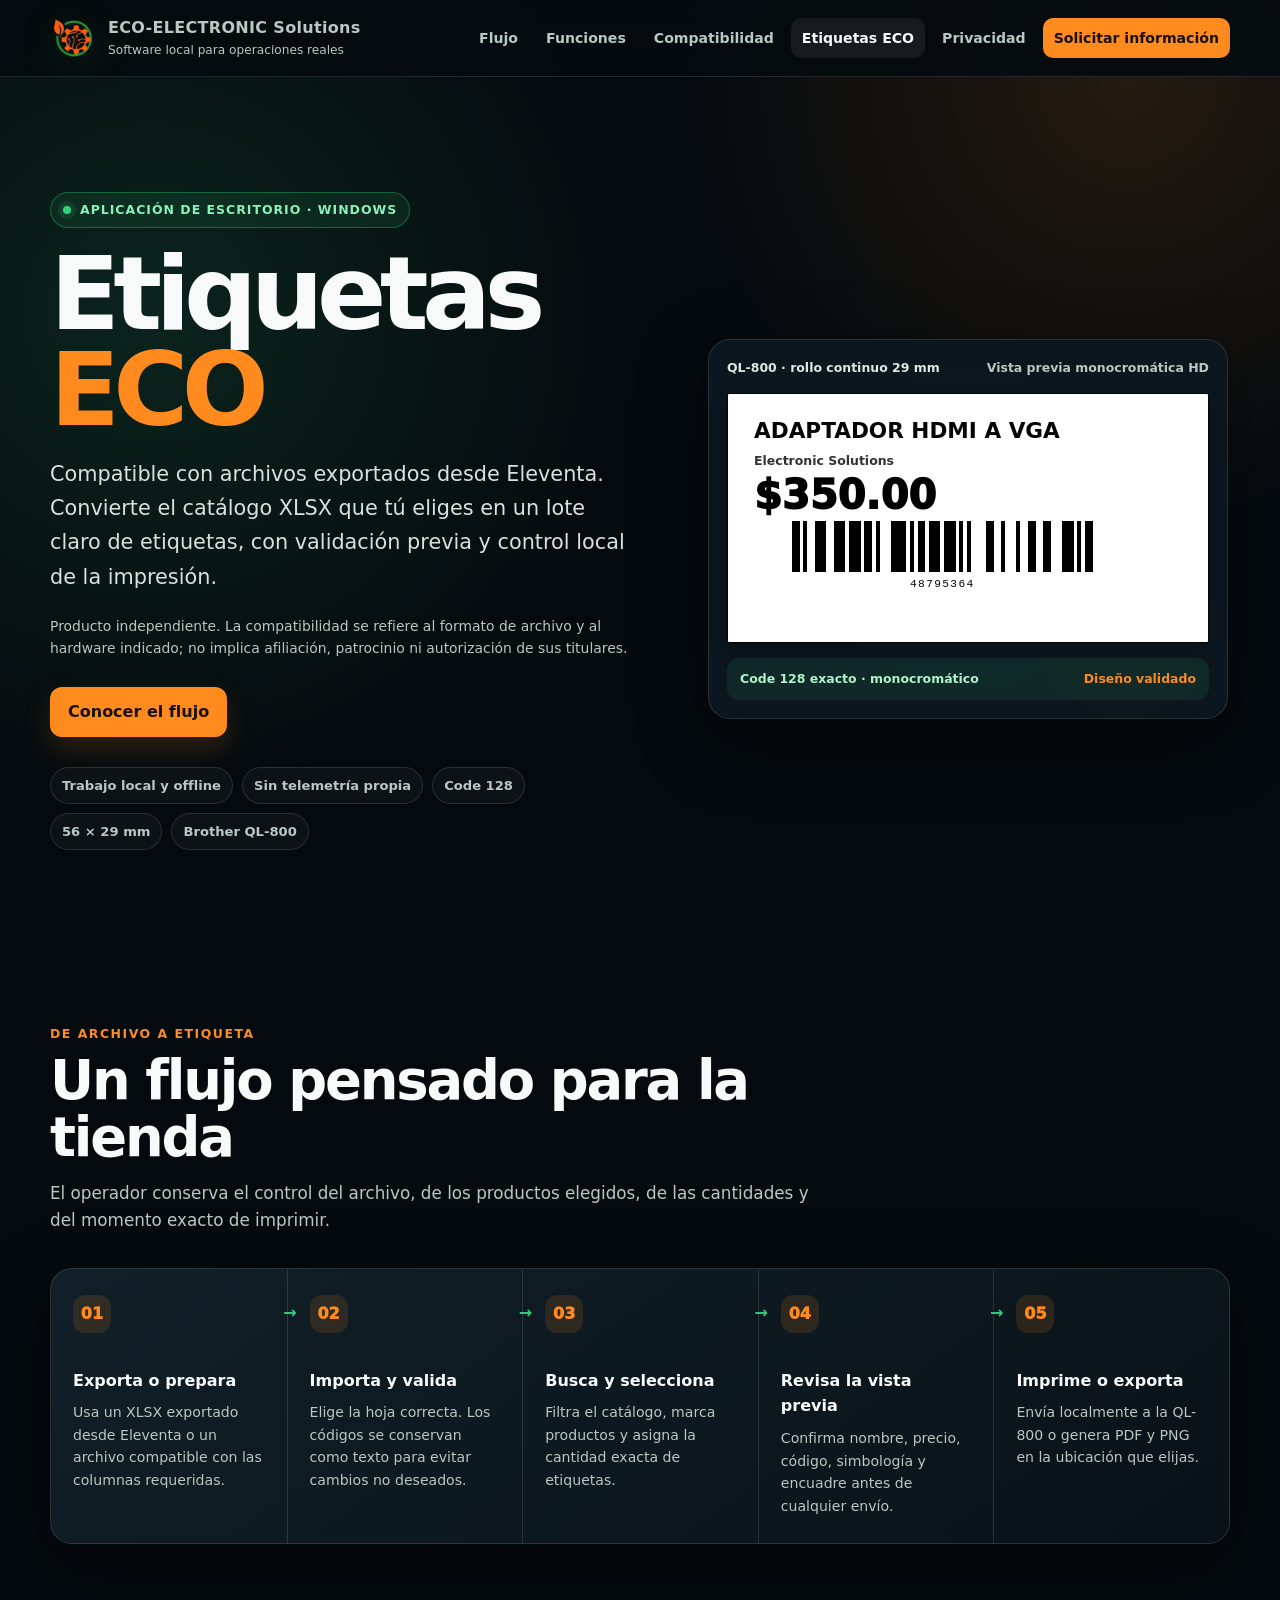
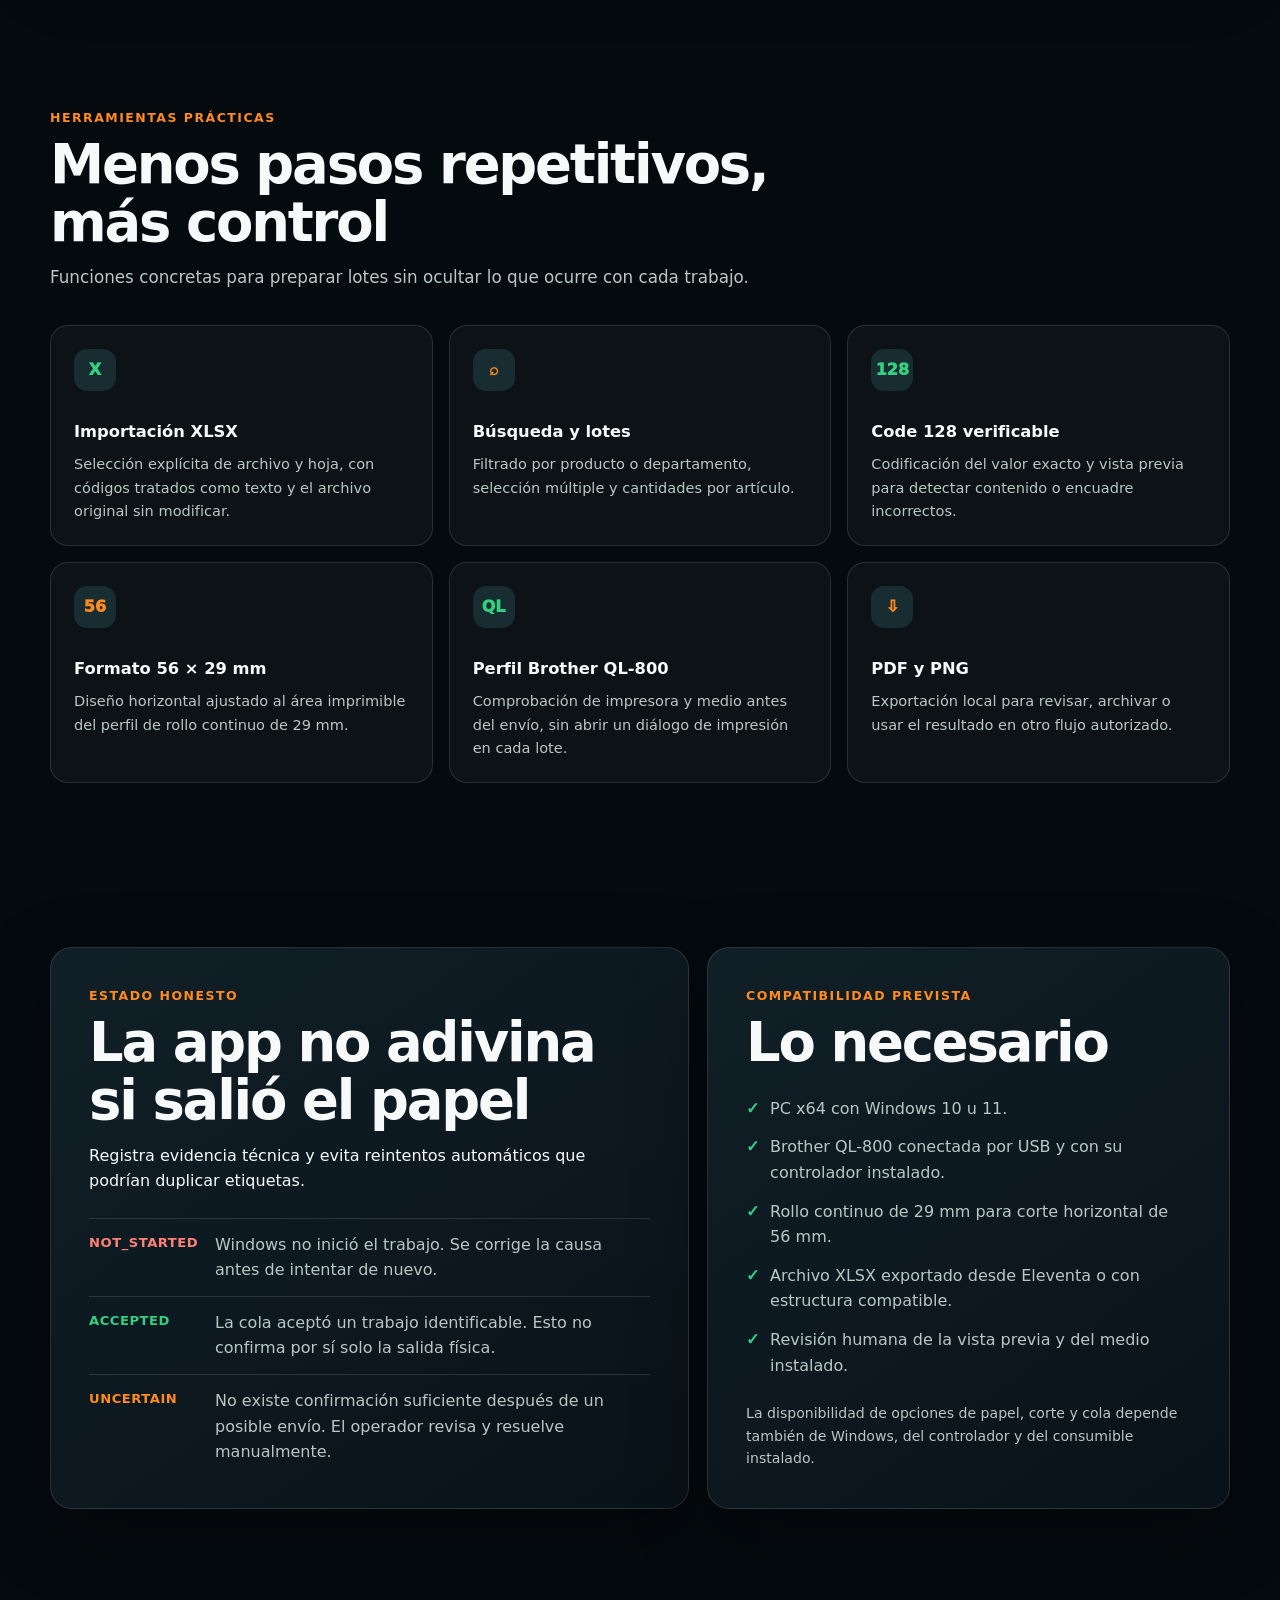
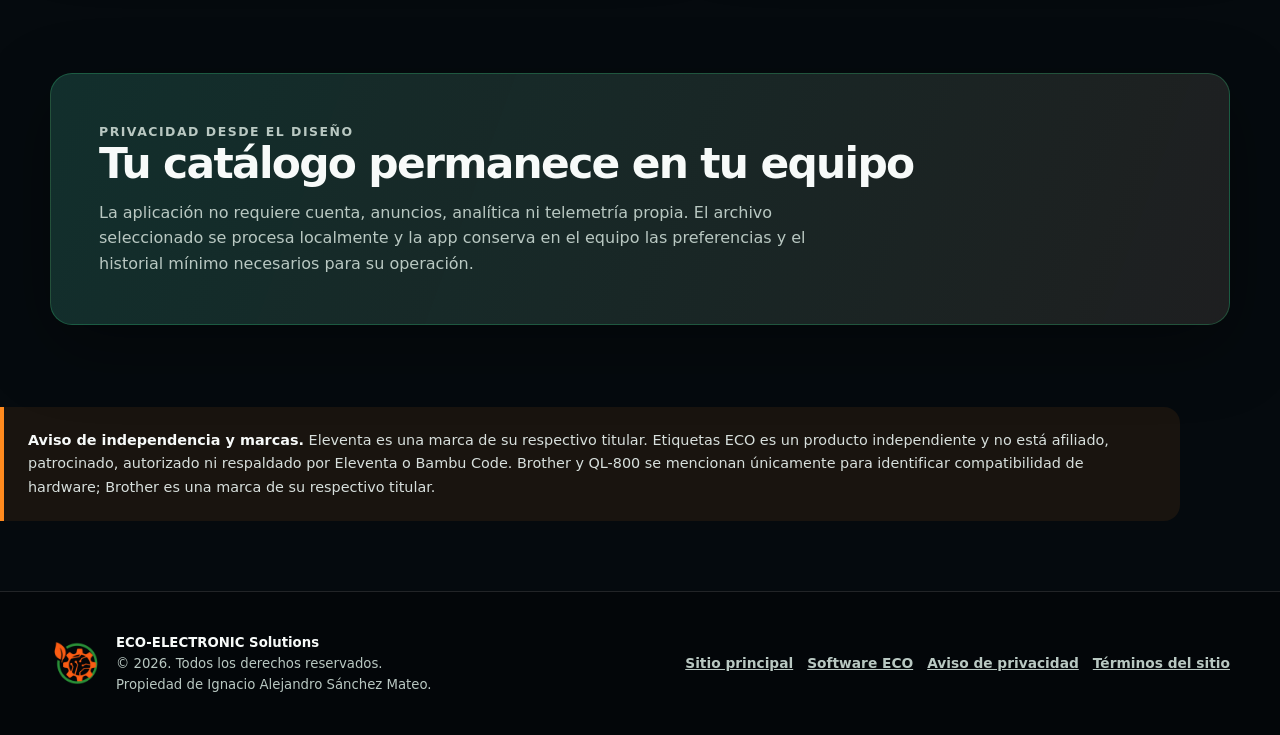
<file: etiquetas-eco-eleventa.html>
<!doctype html>
<html lang="es-MX">
<head>
    <meta charset="utf-8">
    <meta name="viewport" content="width=device-width, initial-scale=1">
    <title>Etiquetas ECO | Etiquetas locales para archivos de Eleventa</title>
    <meta name="description" content="Importa un archivo XLSX compatible, selecciona productos y cantidades, valida etiquetas Code 128 y prepara impresión local de 56 × 29 mm en Brother QL-800.">
    <meta name="robots" content="index, follow">
    <meta name="theme-color" content="#0b5d3b">
    <link rel="canonical" href="https://ecoelectronicsolutions.com.mx/etiquetas-eco-eleventa.html">
    <link rel="icon" type="image/png" href="./assets/app-icon.png">

    <meta property="og:type" content="website">
    <meta property="og:locale" content="es_MX">
    <meta property="og:site_name" content="ECO-ELECTRONIC Solutions">
    <meta property="og:title" content="Etiquetas ECO | Etiquetas para tu operación de tienda">
    <meta property="og:description" content="Flujo local para importar XLSX, validar Code 128 y preparar etiquetas de 56 × 29 mm para Brother QL-800.">
    <meta property="og:url" content="https://ecoelectronicsolutions.com.mx/etiquetas-eco-eleventa.html">
    <meta property="og:image" content="https://ecoelectronicsolutions.com.mx/assets/app-icon.png">
    <meta property="og:image:alt" content="Símbolo de Etiquetas ECO">

    <script type="application/ld+json">
    {
      "@context": "https://schema.org",
      "@type": "SoftwareApplication",
      "name": "Etiquetas ECO for Eleventa",
      "alternateName": "Etiquetas ECO",
      "applicationCategory": "BusinessApplication",
      "operatingSystem": "Windows 10, Windows 11",
      "description": "Aplicación local para importar archivos XLSX compatibles, preparar etiquetas Code 128 y usar un perfil de 56 por 29 milímetros con Brother QL-800.",
      "publisher": {
        "@type": "Organization",
        "name": "ECO-ELECTRONIC Solutions",
        "url": "https://ecoelectronicsolutions.com.mx/"
      },
      "url": "https://ecoelectronicsolutions.com.mx/etiquetas-eco-eleventa.html",
      "image": "https://ecoelectronicsolutions.com.mx/assets/app-icon.png"
    }
    </script>

    <style>
        :root {
            color-scheme: dark;
            --bg: #050a0e;
            --surface: #0d1720;
            --surface-2: #12222a;
            --surface-3: #172d32;
            --border: rgba(255, 255, 255, 0.12);
            --text: #f7faf9;
            --muted: #b9c8c2;
            --green: #35d07f;
            --green-dark: #0b7546;
            --orange: #ff8a1e;
            --orange-dark: #c84c00;
            --focus: #ffd166;
            --danger: #ff8176;
            --max: 1180px;
            --radius: 22px;
            --shadow: 0 22px 70px rgba(0, 0, 0, 0.34);
        }

        *,
        *::before,
        *::after {
            box-sizing: border-box;
        }

        html {
            scroll-behavior: smooth;
        }

        body {
            margin: 0;
            min-width: 280px;
            background:
                radial-gradient(circle at 12% 8%, rgba(53, 208, 127, 0.13), transparent 30rem),
                radial-gradient(circle at 88% 2%, rgba(255, 138, 30, 0.12), transparent 28rem),
                var(--bg);
            color: var(--text);
            font-family: "Segoe UI", system-ui, -apple-system, BlinkMacSystemFont, Arial, sans-serif;
            line-height: 1.6;
        }

        a {
            color: inherit;
        }

        img {
            display: block;
            max-width: 100%;
        }

        .skip-link {
            position: fixed;
            z-index: 100;
            top: 12px;
            left: 12px;
            transform: translateY(-160%);
            border-radius: 10px;
            background: var(--focus);
            color: #17120a;
            padding: 10px 14px;
            font-weight: 800;
        }

        .skip-link:focus {
            transform: translateY(0);
        }

        :focus-visible {
            outline: 3px solid var(--focus);
            outline-offset: 4px;
        }

        .shell {
            width: min(calc(100% - 32px), var(--max));
            margin-inline: auto;
        }

        .site-header {
            position: sticky;
            top: 0;
            z-index: 20;
            border-bottom: 1px solid var(--border);
            background: rgba(5, 10, 14, 0.9);
            backdrop-filter: blur(16px);
        }

        .nav {
            min-height: 76px;
            display: flex;
            align-items: center;
            justify-content: space-between;
            gap: 22px;
        }

        .brand {
            display: inline-flex;
            align-items: center;
            gap: 12px;
            text-decoration: none;
            min-width: max-content;
        }

        .brand img {
            width: 46px;
            height: 46px;
            object-fit: contain;
            filter: drop-shadow(0 8px 18px rgba(53, 208, 127, 0.2));
        }

        .brand strong,
        .brand span {
            display: block;
        }

        .brand strong {
            font-size: 1rem;
            letter-spacing: 0.02em;
        }

        .brand span {
            color: var(--muted);
            font-size: 0.76rem;
        }

        .nav-links {
            display: flex;
            align-items: center;
            justify-content: flex-end;
            flex-wrap: wrap;
            gap: 6px;
        }

        .nav-links a {
            border-radius: 10px;
            padding: 9px 11px;
            color: var(--muted);
            font-size: 0.88rem;
            font-weight: 700;
            text-decoration: none;
        }

        .nav-links a:hover,
        .nav-links a[aria-current="page"] {
            background: rgba(255, 255, 255, 0.07);
            color: var(--text);
        }

        .nav-links .contact-link {
            background: var(--orange);
            color: #181006;
        }

        .hero {
            padding: clamp(68px, 9vw, 120px) 0 76px;
            overflow: hidden;
        }

        .hero-grid {
            display: grid;
            grid-template-columns: minmax(0, 1.05fr) minmax(360px, 0.95fr);
            align-items: center;
            gap: clamp(38px, 6vw, 82px);
        }

        .eyebrow {
            display: inline-flex;
            align-items: center;
            gap: 9px;
            margin: 0 0 18px;
            border: 1px solid rgba(53, 208, 127, 0.35);
            border-radius: 999px;
            background: rgba(53, 208, 127, 0.09);
            color: #8cf0b9;
            padding: 7px 12px;
            font-size: 0.78rem;
            font-weight: 800;
            letter-spacing: 0.08em;
            text-transform: uppercase;
        }

        .eyebrow::before {
            content: "";
            width: 8px;
            height: 8px;
            border-radius: 50%;
            background: var(--green);
            box-shadow: 0 0 0 5px rgba(53, 208, 127, 0.12);
        }

        h1,
        h2,
        h3,
        p {
            margin-top: 0;
        }

        h1 {
            max-width: 760px;
            margin-bottom: 18px;
            font-size: clamp(3rem, 8vw, 6.4rem);
            line-height: 0.94;
            letter-spacing: -0.065em;
        }

        h1 span {
            color: var(--orange);
        }

        .lead {
            max-width: 670px;
            color: #d7e2de;
            font-size: clamp(1.08rem, 2vw, 1.3rem);
            line-height: 1.65;
        }

        .independence-inline {
            max-width: 690px;
            color: var(--muted);
            font-size: 0.87rem;
        }

        .actions {
            display: flex;
            flex-wrap: wrap;
            gap: 12px;
            margin: 28px 0 30px;
        }

        .button {
            display: inline-flex;
            align-items: center;
            justify-content: center;
            min-height: 48px;
            border: 1px solid var(--border);
            border-radius: 12px;
            padding: 11px 17px;
            font-weight: 800;
            text-decoration: none;
        }

        .button-primary {
            border-color: transparent;
            background: var(--orange);
            color: #181006;
            box-shadow: 0 12px 28px rgba(255, 138, 30, 0.17);
        }

        .button-secondary {
            background: rgba(255, 255, 255, 0.055);
            color: var(--text);
        }

        .button:hover {
            transform: translateY(-2px);
        }

        .hero-points {
            display: flex;
            flex-wrap: wrap;
            gap: 9px;
            padding: 0;
            list-style: none;
        }

        .hero-points li {
            border: 1px solid var(--border);
            border-radius: 999px;
            background: rgba(255, 255, 255, 0.035);
            color: var(--muted);
            padding: 7px 11px;
            font-size: 0.82rem;
            font-weight: 700;
        }

        .preview-stage {
            position: relative;
            min-height: 440px;
            display: grid;
            place-items: center;
        }

        .preview-stage::before,
        .preview-stage::after {
            content: "";
            position: absolute;
            border-radius: 50%;
            filter: blur(2px);
        }

        .preview-stage::before {
            width: 320px;
            height: 320px;
            background: rgba(53, 208, 127, 0.12);
        }

        .preview-stage::after {
            right: 2%;
            bottom: 7%;
            width: 190px;
            height: 190px;
            background: rgba(255, 138, 30, 0.12);
        }

        .window {
            position: relative;
            z-index: 2;
            width: min(100%, 520px);
            border: 1px solid var(--border);
            border-radius: var(--radius);
            background: rgba(13, 23, 32, 0.96);
            padding: 18px;
            box-shadow: var(--shadow);
        }

        .window-bar {
            display: flex;
            align-items: center;
            justify-content: space-between;
            gap: 12px;
            margin-bottom: 15px;
            color: var(--muted);
            font-size: 0.78rem;
            font-weight: 700;
        }

        .preview-device {
            color: #dce9e4;
        }

        .label-sheet {
            position: relative;
            aspect-ratio: 56 / 29;
            overflow: hidden;
            border: 1px solid #050505;
            border-radius: 2px;
            background: #fff;
            color: #050505;
            padding: 5.35% 5.4%;
            box-shadow: 0 8px 18px rgba(0, 0, 0, 0.24);
        }

        .label-name {
            max-width: 100%;
            overflow: hidden;
            font-size: clamp(0.85rem, 2.3vw, 1.35rem);
            font-weight: 900;
            line-height: 1.05;
            text-overflow: ellipsis;
            white-space: nowrap;
        }

        .label-dept {
            margin-top: 2%;
            color: #333;
            font-size: clamp(0.55rem, 1.25vw, 0.78rem);
            font-weight: 650;
        }

        .label-price {
            margin: 1% 0 1.2%;
            color: #000;
            font-size: clamp(1.3rem, 4vw, 2.5rem);
            font-weight: 950;
            line-height: 1;
        }

        .barcode {
            width: 88%;
            height: 26%;
            display: grid;
            grid-template-columns: repeat(99, 1fr);
            grid-template-rows: 1fr;
            overflow: hidden;
            background: #fff;
        }

        .barcode span {
            grid-column: var(--start) / span var(--width);
            grid-row: 1;
            background: #000;
        }

        .barcode-number {
            width: 88%;
            margin-top: 1%;
            text-align: center;
            font-family: Consolas, monospace;
            font-size: clamp(0.48rem, 1.2vw, 0.7rem);
            letter-spacing: 0.12em;
        }

        .preview-status {
            display: grid;
            grid-template-columns: 1fr auto;
            align-items: center;
            gap: 12px;
            margin-top: 15px;
            border-radius: 12px;
            background: rgba(53, 208, 127, 0.1);
            color: #aef3c9;
            padding: 11px 13px;
            font-size: 0.78rem;
            font-weight: 800;
        }

        .preview-status span:last-child {
            color: var(--orange);
        }

        section {
            padding: 82px 0;
        }

        .section-heading {
            max-width: 760px;
            margin-bottom: 34px;
        }

        .kicker {
            margin-bottom: 8px;
            color: var(--orange);
            font-size: 0.78rem;
            font-weight: 900;
            letter-spacing: 0.12em;
            text-transform: uppercase;
        }

        h2 {
            margin-bottom: 13px;
            font-size: clamp(2rem, 5vw, 3.4rem);
            line-height: 1.06;
            letter-spacing: -0.04em;
        }

        .section-heading > p:last-child {
            color: var(--muted);
            font-size: 1.05rem;
        }

        .panel {
            border: 1px solid var(--border);
            border-radius: var(--radius);
            background: linear-gradient(145deg, rgba(18, 34, 42, 0.92), rgba(10, 19, 25, 0.92));
            box-shadow: var(--shadow);
        }

        .steps {
            display: grid;
            grid-template-columns: repeat(5, minmax(0, 1fr));
            overflow: hidden;
        }

        .step {
            position: relative;
            min-height: 210px;
            padding: 26px 22px;
        }

        .step + .step {
            border-left: 1px solid var(--border);
        }

        .step-number {
            display: grid;
            width: 38px;
            height: 38px;
            place-items: center;
            margin-bottom: 35px;
            border-radius: 12px;
            background: rgba(255, 138, 30, 0.13);
            color: var(--orange);
            font-weight: 950;
        }

        .step:not(:last-child)::after {
            content: "→";
            position: absolute;
            top: 31px;
            right: -10px;
            z-index: 2;
            color: var(--green);
            font-weight: 900;
        }

        .step h3 {
            margin-bottom: 8px;
            font-size: 1rem;
        }

        .step p {
            margin-bottom: 0;
            color: var(--muted);
            font-size: 0.88rem;
        }

        .features {
            display: grid;
            grid-template-columns: repeat(3, minmax(0, 1fr));
            gap: 16px;
        }

        .feature {
            min-height: 210px;
            border: 1px solid var(--border);
            border-radius: 18px;
            background: rgba(255, 255, 255, 0.035);
            padding: 23px;
        }

        .feature-icon {
            display: grid;
            width: 42px;
            height: 42px;
            place-items: center;
            margin-bottom: 28px;
            border-radius: 13px;
            background: var(--surface-3);
            color: var(--green);
            font-weight: 950;
        }

        .feature:nth-child(2n) .feature-icon {
            color: var(--orange);
        }

        .feature h3 {
            margin-bottom: 7px;
            font-size: 1.02rem;
        }

        .feature p {
            margin-bottom: 0;
            color: var(--muted);
            font-size: 0.91rem;
        }

        .truth-grid {
            display: grid;
            grid-template-columns: 1.1fr 0.9fr;
            gap: 18px;
        }

        .truth-card {
            padding: clamp(24px, 4vw, 38px);
        }

        .state-list,
        .requirements {
            display: grid;
            gap: 13px;
            margin: 24px 0 0;
            padding: 0;
            list-style: none;
        }

        .state-list li {
            display: grid;
            grid-template-columns: 112px 1fr;
            gap: 14px;
            align-items: start;
            border-top: 1px solid var(--border);
            padding-top: 13px;
            color: var(--muted);
        }

        .state-list strong {
            color: var(--text);
            font-size: 0.82rem;
            letter-spacing: 0.04em;
        }

        .state-list li:nth-child(1) strong {
            color: var(--danger);
        }

        .state-list li:nth-child(2) strong {
            color: var(--green);
        }

        .state-list li:nth-child(3) strong {
            color: var(--orange);
        }

        .requirements li {
            position: relative;
            padding-left: 24px;
            color: var(--muted);
        }

        .requirements li::before {
            content: "✓";
            position: absolute;
            left: 0;
            color: var(--green);
            font-weight: 950;
        }

        .privacy-band {
            display: grid;
            grid-template-columns: 1fr auto;
            align-items: center;
            gap: 28px;
            padding: clamp(28px, 5vw, 48px);
            border-color: rgba(53, 208, 127, 0.28);
            background:
                linear-gradient(110deg, rgba(53, 208, 127, 0.13), rgba(255, 138, 30, 0.07)),
                var(--surface);
        }

        .privacy-band h2 {
            font-size: clamp(1.7rem, 4vw, 2.65rem);
        }

        .privacy-band p {
            max-width: 750px;
            margin-bottom: 0;
            color: var(--muted);
        }

        .disclaimer {
            margin: 0 0 70px;
            border-left: 4px solid var(--orange);
            border-radius: 0 16px 16px 0;
            background: rgba(255, 138, 30, 0.08);
            padding: 22px 24px;
            color: #d7dfdc;
            font-size: 0.9rem;
        }

        .disclaimer strong {
            color: var(--text);
        }

        footer {
            border-top: 1px solid var(--border);
            background: #030609;
            padding: 40px 0;
        }

        .footer-grid {
            display: grid;
            grid-template-columns: 1fr auto;
            align-items: center;
            gap: 24px;
        }

        .footer-brand {
            display: flex;
            gap: 14px;
            align-items: center;
        }

        .footer-brand img {
            width: 52px;
            height: 52px;
        }

        .footer-brand p {
            margin: 0;
            color: var(--muted);
            font-size: 0.83rem;
        }

        .footer-links {
            display: flex;
            flex-wrap: wrap;
            justify-content: flex-end;
            gap: 14px;
        }

        .footer-links a {
            color: var(--muted);
            font-size: 0.86rem;
            font-weight: 700;
        }

        .footer-links a:hover {
            color: var(--green);
        }

        @media (max-width: 960px) {
            .site-header {
                position: static;
            }

            .nav {
                padding: 14px 0;
                align-items: flex-start;
            }

            .nav-links a:not(.contact-link):not([aria-current="page"]) {
                display: none;
            }

            .hero-grid,
            .truth-grid {
                grid-template-columns: 1fr;
            }

            .hero-copy {
                max-width: 760px;
            }

            .preview-stage {
                min-height: 390px;
            }

            .steps {
                grid-template-columns: repeat(2, minmax(0, 1fr));
            }

            .step + .step {
                border-left: 0;
            }

            .step {
                border-top: 1px solid var(--border);
            }

            .step:first-child,
            .step:nth-child(2) {
                border-top: 0;
            }

            .step:nth-child(2n) {
                border-left: 1px solid var(--border);
            }

            .step::after {
                display: none;
            }

            .features {
                grid-template-columns: repeat(2, minmax(0, 1fr));
            }
        }

        @media (max-width: 640px) {
            .shell {
                width: min(calc(100% - 24px), var(--max));
            }

            .brand span {
                display: none;
            }

            .nav-links a[aria-current="page"] {
                display: none;
            }

            .nav-links .contact-link {
                padding-inline: 10px;
                font-size: 0.8rem;
            }

            .hero {
                padding-top: 54px;
            }

            h1 {
                font-size: clamp(3.2rem, 20vw, 5rem);
            }

            .preview-stage {
                min-height: 300px;
            }

            .window {
                padding: 12px;
            }

            .window-bar {
                align-items: flex-start;
                flex-direction: column;
                gap: 3px;
            }

            .steps,
            .features {
                grid-template-columns: 1fr;
            }

            .step,
            .step:nth-child(2) {
                border-top: 1px solid var(--border);
                border-left: 0;
            }

            .step:first-child {
                border-top: 0;
            }

            .privacy-band,
            .footer-grid {
                grid-template-columns: 1fr;
            }

            .footer-links {
                justify-content: flex-start;
            }

            .state-list li {
                grid-template-columns: 1fr;
                gap: 3px;
            }
        }

        @media (prefers-reduced-motion: reduce) {
            html {
                scroll-behavior: auto;
            }

            *,
            *::before,
            *::after {
                transition: none !important;
            }
        }
    </style>
</head>
<body>
    <a class="skip-link" href="#contenido">Saltar al contenido</a>

    <header class="site-header">
        <nav class="nav shell" aria-label="Navegación principal">
            <a class="brand" href="./index.html" aria-label="ECO-ELECTRONIC Solutions, página principal">
                <img src="./assets/app-icon.png" alt="" width="46" height="46">
                <span>
                    <strong>ECO-ELECTRONIC Solutions</strong>
                    <span>Software local para operaciones reales</span>
                </span>
            </a>
            <div class="nav-links">
                <a href="#flujo">Flujo</a>
                <a href="#funciones">Funciones</a>
                <a href="#compatibilidad">Compatibilidad</a>
                <a href="./etiquetas-eco-eleventa.html" aria-current="page">Etiquetas ECO</a>
                <a href="./privacidad-etiquetas-eco-eleventa.html">Privacidad</a>
                <a class="contact-link" href="https://wa.me/522223167820?text=Hola%2C%20quiero%20informaci%C3%B3n%20sobre%20Etiquetas%20ECO" target="_blank" rel="noopener">Solicitar información</a>
            </div>
        </nav>
    </header>

    <main id="contenido">
        <section class="hero">
            <div class="hero-grid shell">
                <div class="hero-copy">
                    <p class="eyebrow">Aplicación de escritorio · Windows</p>
                    <h1>Etiquetas <span>ECO</span></h1>
                    <p class="lead">Compatible con archivos exportados desde Eleventa. Convierte el catálogo XLSX que tú eliges en un lote claro de etiquetas, con validación previa y control local de la impresión.</p>
                    <p class="independence-inline">Producto independiente. La compatibilidad se refiere al formato de archivo y al hardware indicado; no implica afiliación, patrocinio ni autorización de sus titulares.</p>
                    <div class="actions">
                        <a class="button button-primary" href="#flujo">Conocer el flujo</a>
                    </div>
                    <ul class="hero-points" aria-label="Características principales">
                        <li>Trabajo local y offline</li>
                        <li>Sin telemetría propia</li>
                        <li>Code 128</li>
                        <li>56 × 29 mm</li>
                        <li>Brother QL-800</li>
                    </ul>
                </div>

                <div class="preview-stage" aria-label="Ejemplo ilustrativo de la vista previa de una etiqueta">
                    <div class="window">
                        <div class="window-bar">
                            <span class="preview-device">QL-800 · rollo continuo 29 mm</span>
                            <span>Vista previa monocromática HD</span>
                        </div>
                        <div class="label-sheet">
                            <div class="label-name">ADAPTADOR HDMI A VGA</div>
                            <div class="label-dept">Electronic Solutions</div>
                            <div class="label-price">$350.00</div>
                            <div class="barcode" role="img" aria-label="Código 128 del producto 48795364">
                                <span style="--start:11;--width:2"></span>
                                <span style="--start:14;--width:1"></span>
                                <span style="--start:17;--width:3"></span>
                                <span style="--start:22;--width:3"></span>
                                <span style="--start:26;--width:3"></span>
                                <span style="--start:30;--width:2"></span>
                                <span style="--start:33;--width:1"></span>
                                <span style="--start:37;--width:4"></span>
                                <span style="--start:42;--width:1"></span>
                                <span style="--start:44;--width:2"></span>
                                <span style="--start:47;--width:3"></span>
                                <span style="--start:51;--width:3"></span>
                                <span style="--start:55;--width:1"></span>
                                <span style="--start:57;--width:1"></span>
                                <span style="--start:62;--width:2"></span>
                                <span style="--start:66;--width:1"></span>
                                <span style="--start:70;--width:1"></span>
                                <span style="--start:73;--width:2"></span>
                                <span style="--start:77;--width:2"></span>
                                <span style="--start:82;--width:3"></span>
                                <span style="--start:86;--width:1"></span>
                                <span style="--start:88;--width:2"></span>
                            </div>
                            <div class="barcode-number">48795364</div>
                        </div>
                        <div class="preview-status">
                            <span>Code 128 exacto · monocromático</span>
                            <span>Diseño validado</span>
                        </div>
                    </div>
                </div>
            </div>
        </section>

        <section id="flujo">
            <div class="shell">
                <div class="section-heading">
                    <p class="kicker">De archivo a etiqueta</p>
                    <h2>Un flujo pensado para la tienda</h2>
                    <p>El operador conserva el control del archivo, de los productos elegidos, de las cantidades y del momento exacto de imprimir.</p>
                </div>
                <div class="steps panel">
                    <article class="step">
                        <span class="step-number">01</span>
                        <h3>Exporta o prepara</h3>
                        <p>Usa un XLSX exportado desde Eleventa o un archivo compatible con las columnas requeridas.</p>
                    </article>
                    <article class="step">
                        <span class="step-number">02</span>
                        <h3>Importa y valida</h3>
                        <p>Elige la hoja correcta. Los códigos se conservan como texto para evitar cambios no deseados.</p>
                    </article>
                    <article class="step">
                        <span class="step-number">03</span>
                        <h3>Busca y selecciona</h3>
                        <p>Filtra el catálogo, marca productos y asigna la cantidad exacta de etiquetas.</p>
                    </article>
                    <article class="step">
                        <span class="step-number">04</span>
                        <h3>Revisa la vista previa</h3>
                        <p>Confirma nombre, precio, código, simbología y encuadre antes de cualquier envío.</p>
                    </article>
                    <article class="step">
                        <span class="step-number">05</span>
                        <h3>Imprime o exporta</h3>
                        <p>Envía localmente a la QL-800 o genera PDF y PNG en la ubicación que elijas.</p>
                    </article>
                </div>
            </div>
        </section>

        <section id="funciones">
            <div class="shell">
                <div class="section-heading">
                    <p class="kicker">Herramientas prácticas</p>
                    <h2>Menos pasos repetitivos, más control</h2>
                    <p>Funciones concretas para preparar lotes sin ocultar lo que ocurre con cada trabajo.</p>
                </div>
                <div class="features">
                    <article class="feature">
                        <span class="feature-icon" aria-hidden="true">X</span>
                        <h3>Importación XLSX</h3>
                        <p>Selección explícita de archivo y hoja, con códigos tratados como texto y el archivo original sin modificar.</p>
                    </article>
                    <article class="feature">
                        <span class="feature-icon" aria-hidden="true">⌕</span>
                        <h3>Búsqueda y lotes</h3>
                        <p>Filtrado por producto o departamento, selección múltiple y cantidades por artículo.</p>
                    </article>
                    <article class="feature">
                        <span class="feature-icon" aria-hidden="true">128</span>
                        <h3>Code 128 verificable</h3>
                        <p>Codificación del valor exacto y vista previa para detectar contenido o encuadre incorrectos.</p>
                    </article>
                    <article class="feature">
                        <span class="feature-icon" aria-hidden="true">56</span>
                        <h3>Formato 56 × 29 mm</h3>
                        <p>Diseño horizontal ajustado al área imprimible del perfil de rollo continuo de 29 mm.</p>
                    </article>
                    <article class="feature">
                        <span class="feature-icon" aria-hidden="true">QL</span>
                        <h3>Perfil Brother QL-800</h3>
                        <p>Comprobación de impresora y medio antes del envío, sin abrir un diálogo de impresión en cada lote.</p>
                    </article>
                    <article class="feature">
                        <span class="feature-icon" aria-hidden="true">⇩</span>
                        <h3>PDF y PNG</h3>
                        <p>Exportación local para revisar, archivar o usar el resultado en otro flujo autorizado.</p>
                    </article>
                </div>
            </div>
        </section>

        <section id="compatibilidad">
            <div class="truth-grid shell">
                <article class="truth-card panel">
                    <p class="kicker">Estado honesto</p>
                    <h2>La app no adivina si salió el papel</h2>
                    <p>Registra evidencia técnica y evita reintentos automáticos que podrían duplicar etiquetas.</p>
                    <ul class="state-list">
                        <li><strong>NOT_STARTED</strong><span>Windows no inició el trabajo. Se corrige la causa antes de intentar de nuevo.</span></li>
                        <li><strong>ACCEPTED</strong><span>La cola aceptó un trabajo identificable. Esto no confirma por sí solo la salida física.</span></li>
                        <li><strong>UNCERTAIN</strong><span>No existe confirmación suficiente después de un posible envío. El operador revisa y resuelve manualmente.</span></li>
                    </ul>
                </article>

                <aside class="truth-card panel">
                    <p class="kicker">Compatibilidad prevista</p>
                    <h2>Lo necesario</h2>
                    <ul class="requirements">
                        <li>PC x64 con Windows 10 u 11.</li>
                        <li>Brother QL-800 conectada por USB y con su controlador instalado.</li>
                        <li>Rollo continuo de 29 mm para corte horizontal de 56 mm.</li>
                        <li>Archivo XLSX exportado desde Eleventa o con estructura compatible.</li>
                        <li>Revisión humana de la vista previa y del medio instalado.</li>
                    </ul>
                    <p style="margin: 24px 0 0; color: var(--muted); font-size: .88rem;">La disponibilidad de opciones de papel, corte y cola depende también de Windows, del controlador y del consumible instalado.</p>
                </aside>
            </div>
        </section>

        <section>
            <div class="privacy-band panel shell">
                <div>
                    <p class="kicker">Privacidad desde el diseño</p>
                    <h2>Tu catálogo permanece en tu equipo</h2>
                    <p>La aplicación no requiere cuenta, anuncios, analítica ni telemetría propia. El archivo seleccionado se procesa localmente y la app conserva en el equipo las preferencias y el historial mínimo necesarios para su operación.</p>
                </div>
            </div>
        </section>

        <div class="disclaimer shell" role="note">
            <strong>Aviso de independencia y marcas.</strong>
            Eleventa es una marca de su respectivo titular. Etiquetas ECO es un producto independiente y no está afiliado, patrocinado, autorizado ni respaldado por Eleventa o Bambu Code. Brother y QL-800 se mencionan únicamente para identificar compatibilidad de hardware; Brother es una marca de su respectivo titular.
        </div>
    </main>

    <footer>
        <div class="footer-grid shell">
            <div class="footer-brand">
                <img src="./assets/app-icon.png" alt="" width="52" height="52">
                <p><strong style="color: var(--text);">ECO-ELECTRONIC Solutions</strong><br>© 2026. Todos los derechos reservados.<br>Propiedad de Ignacio Alejandro Sánchez Mateo.</p>
            </div>
            <nav class="footer-links" aria-label="Enlaces legales y de producto">
                <a href="./index.html">Sitio principal</a>
                <a href="./software-eco.html">Software ECO</a>
                <a href="./privacidad-etiquetas-eco-eleventa.html">Aviso de privacidad</a>
                <a href="./terminos.html">Términos del sitio</a>
            </nav>
        </div>
    </footer>
</body>
</html>
</file>
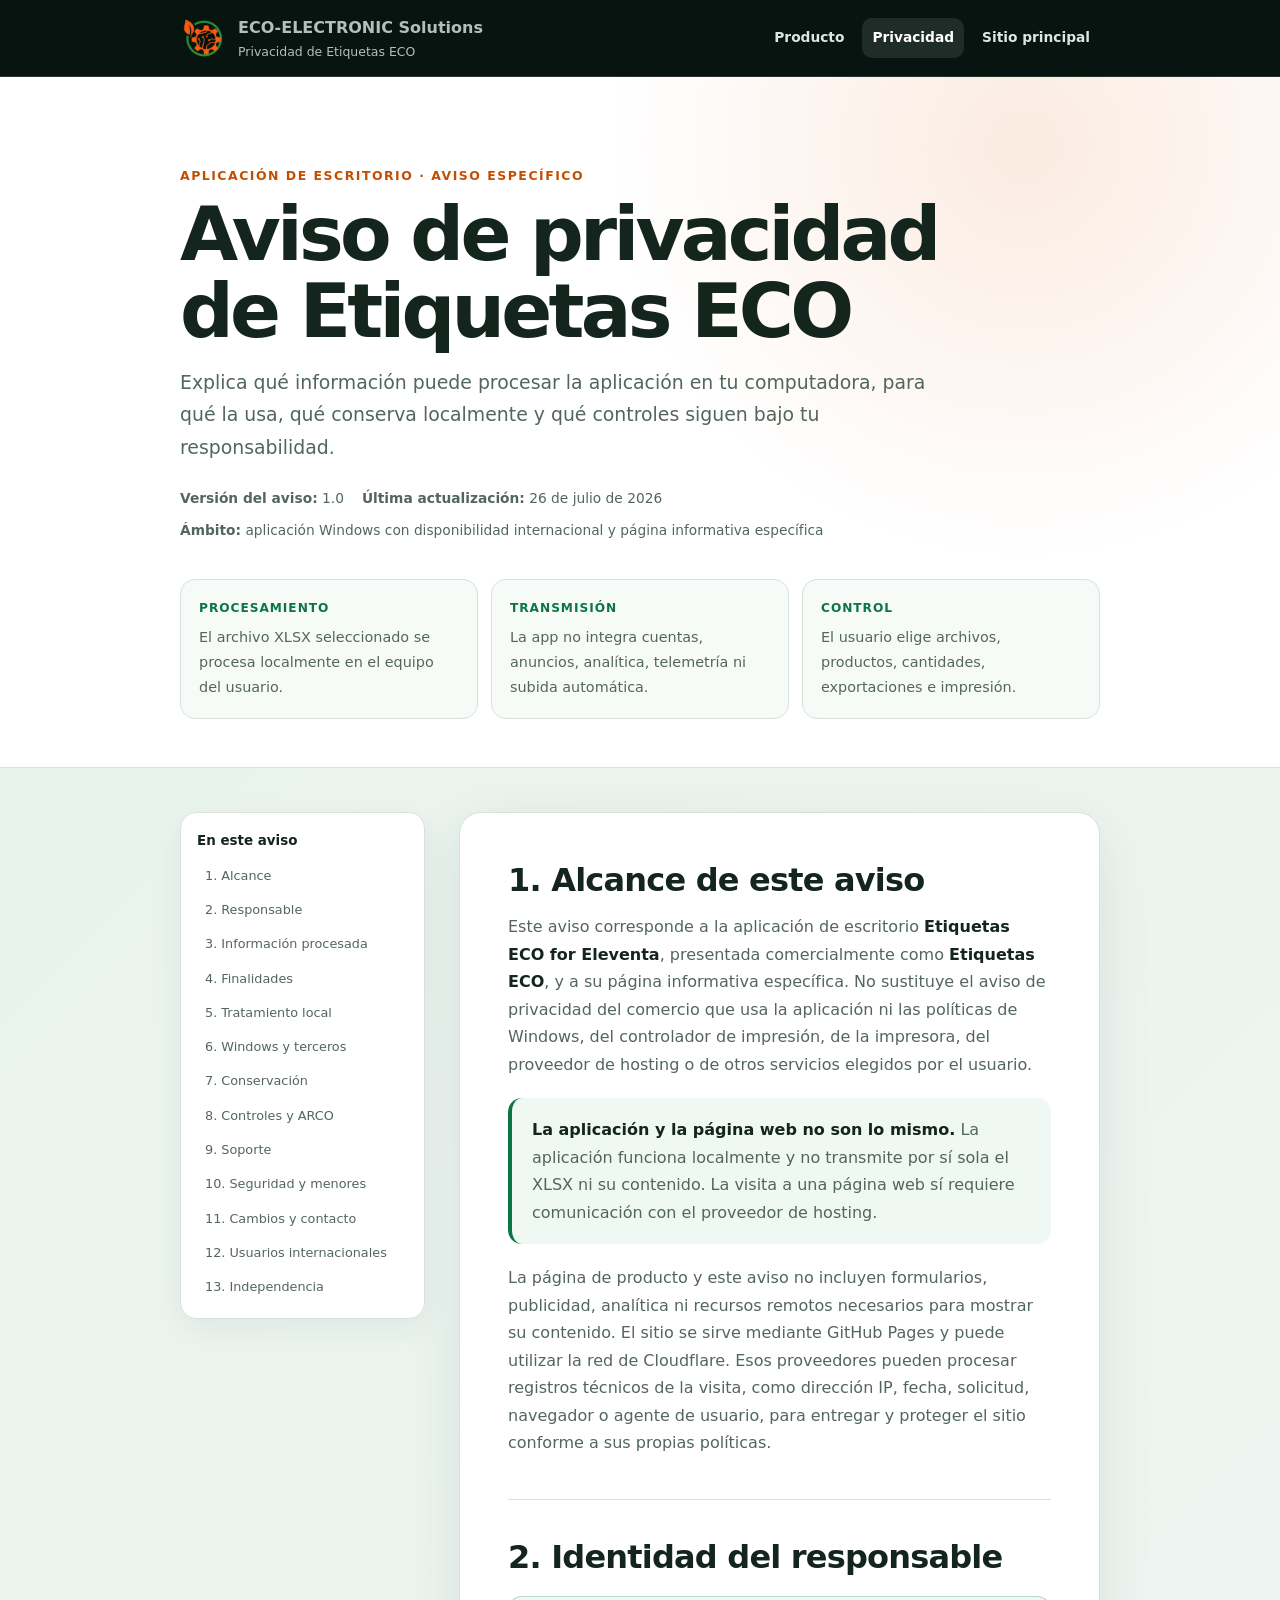
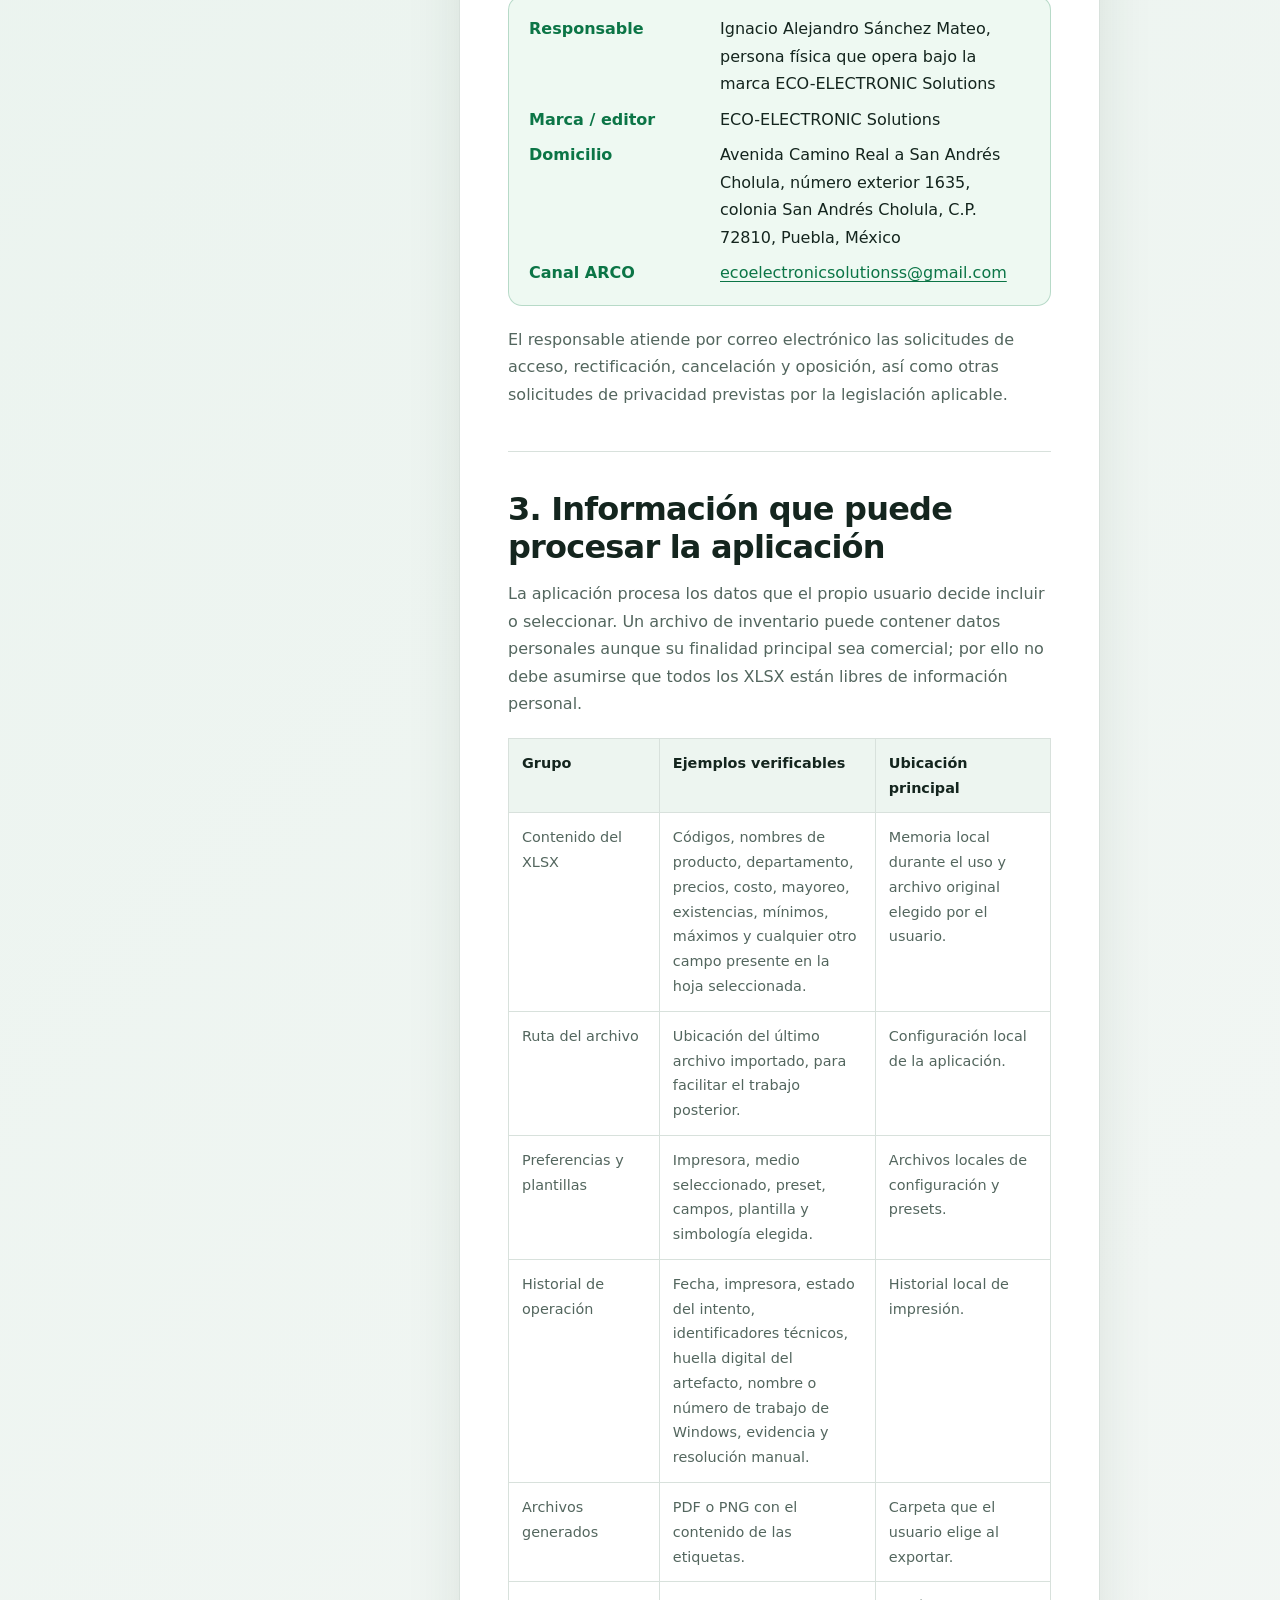
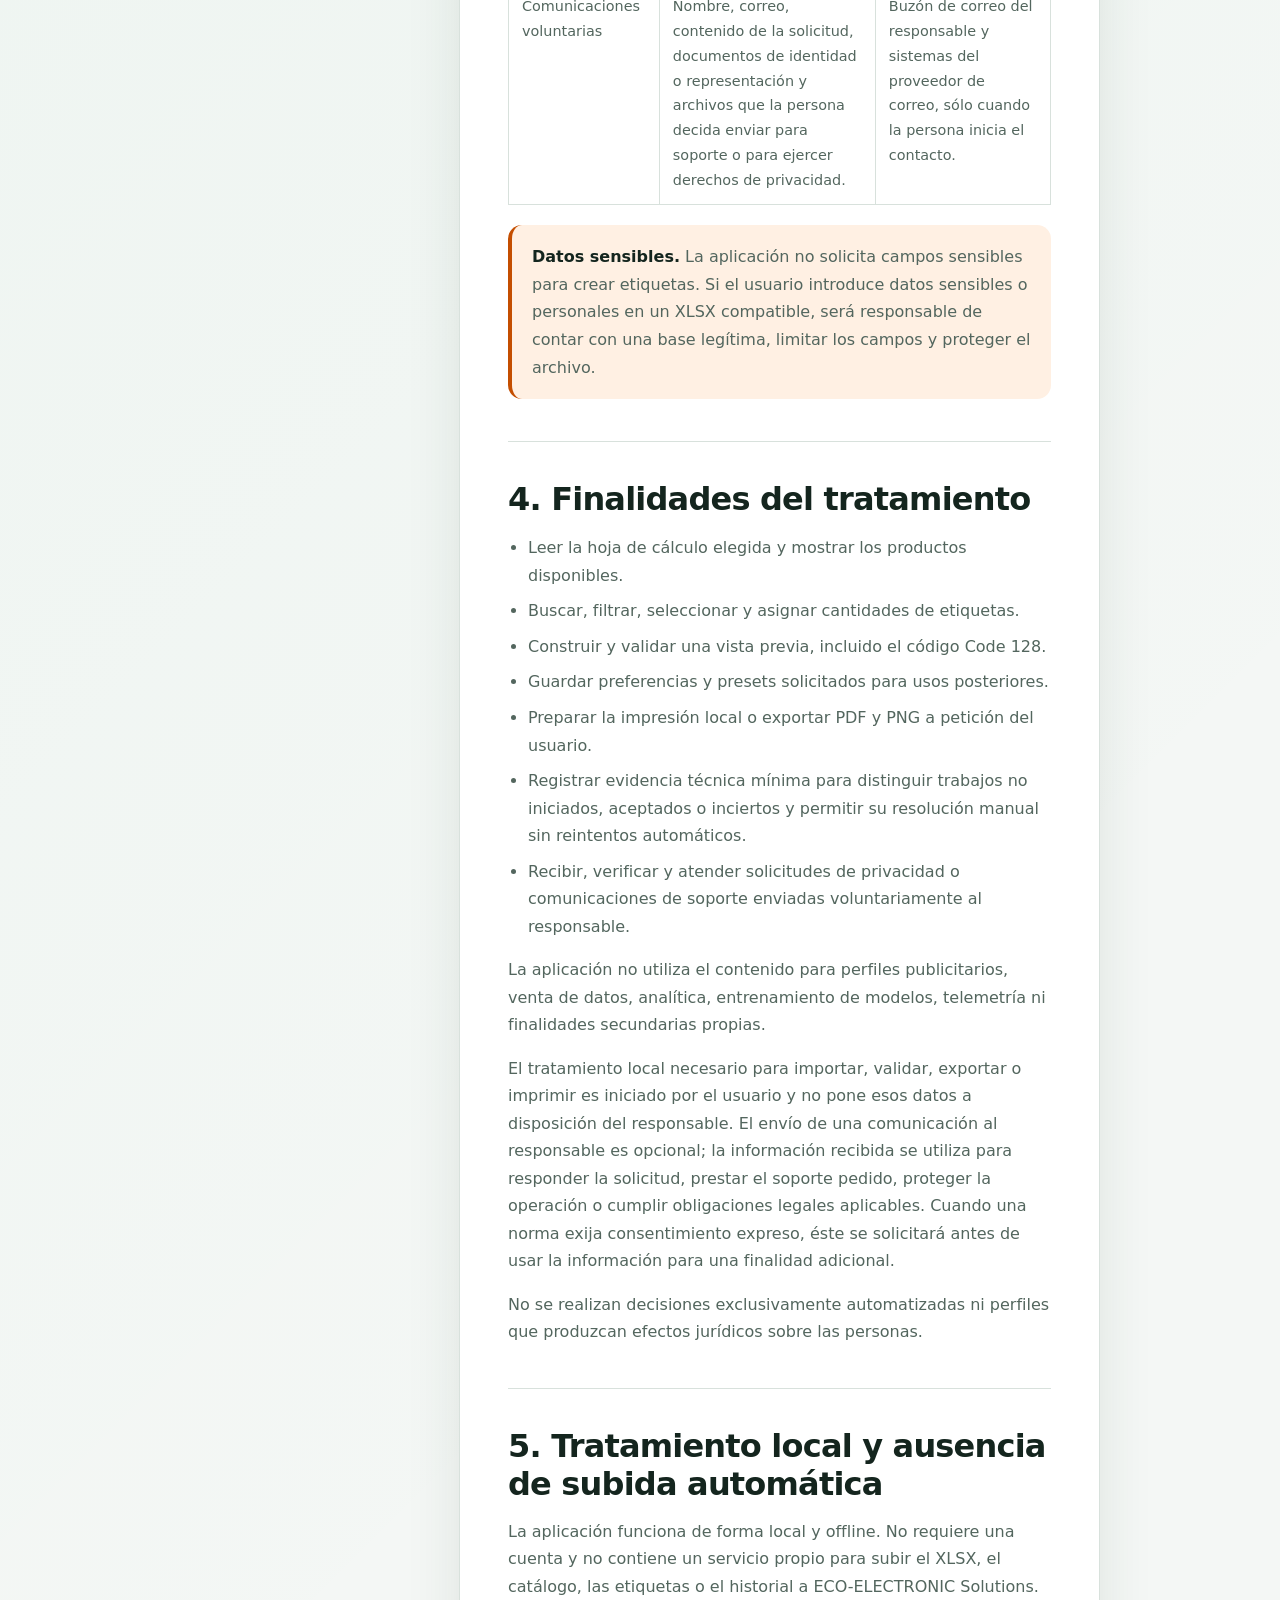
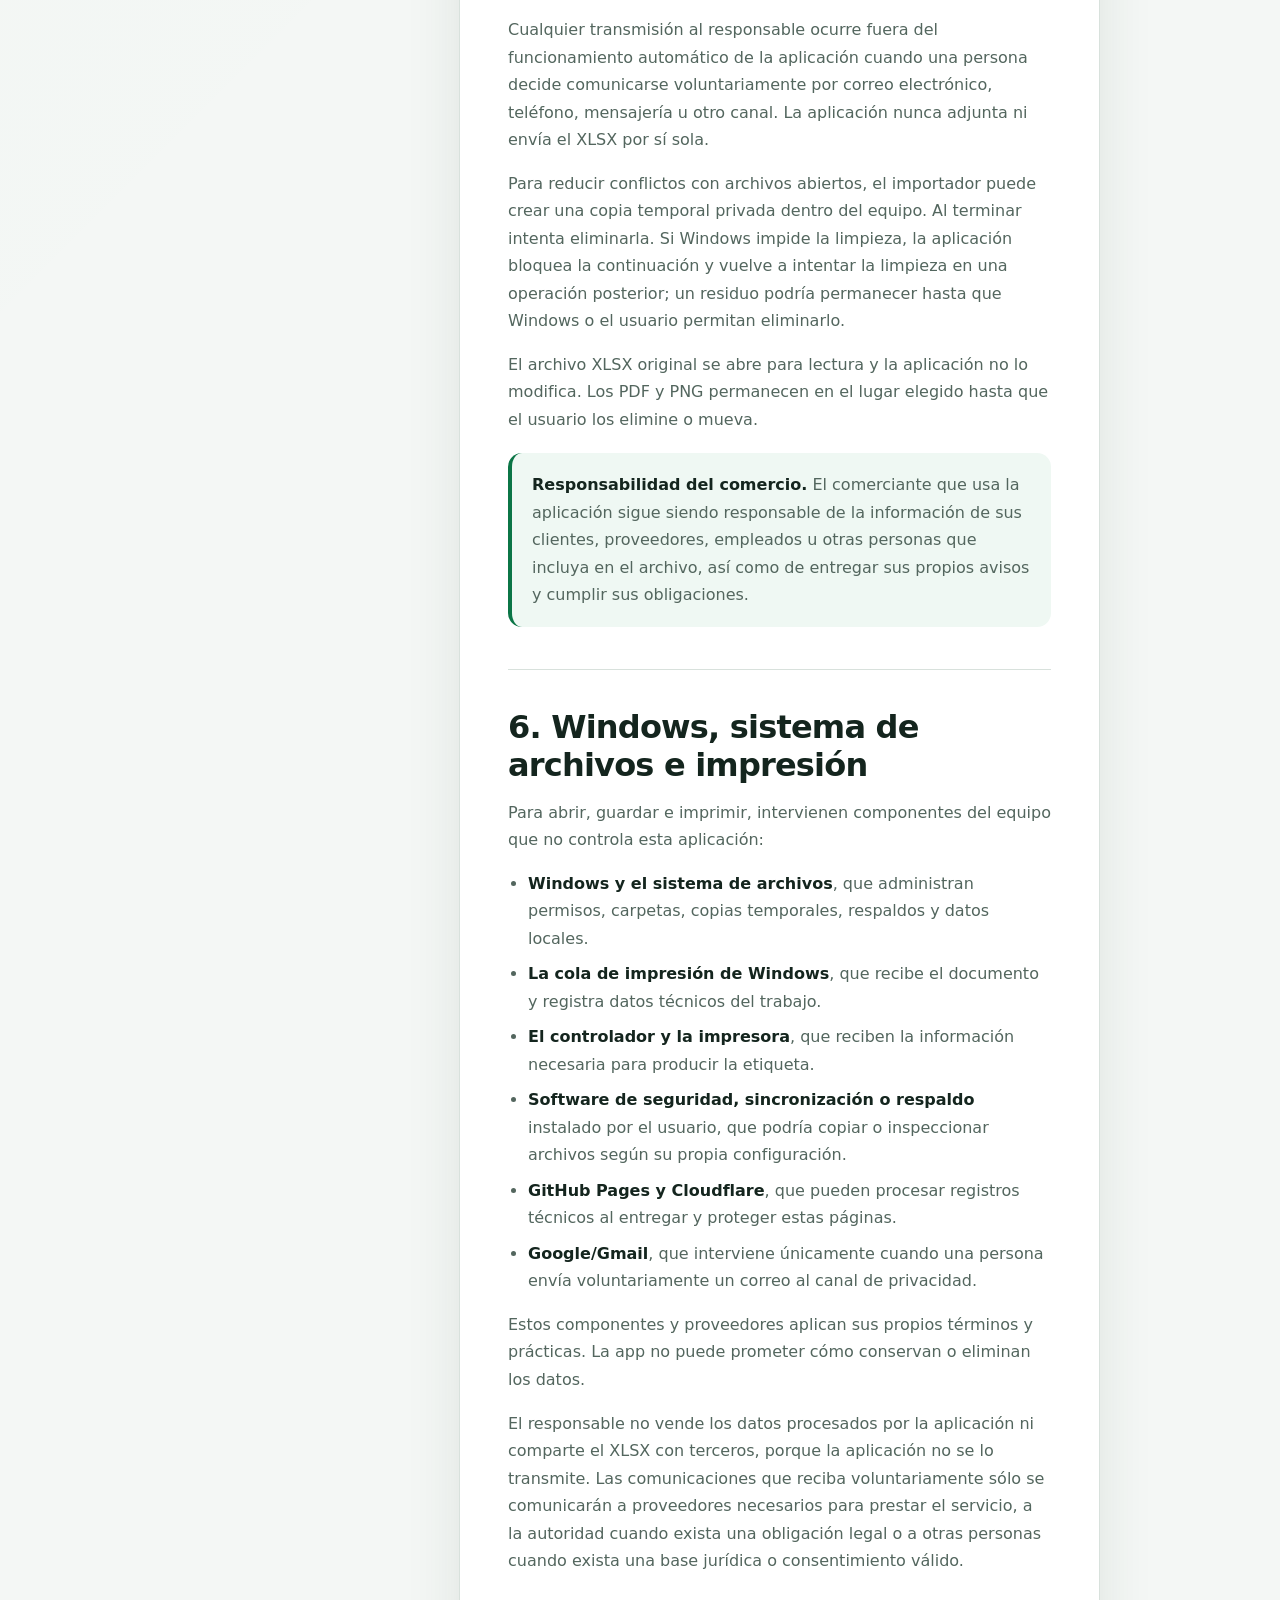
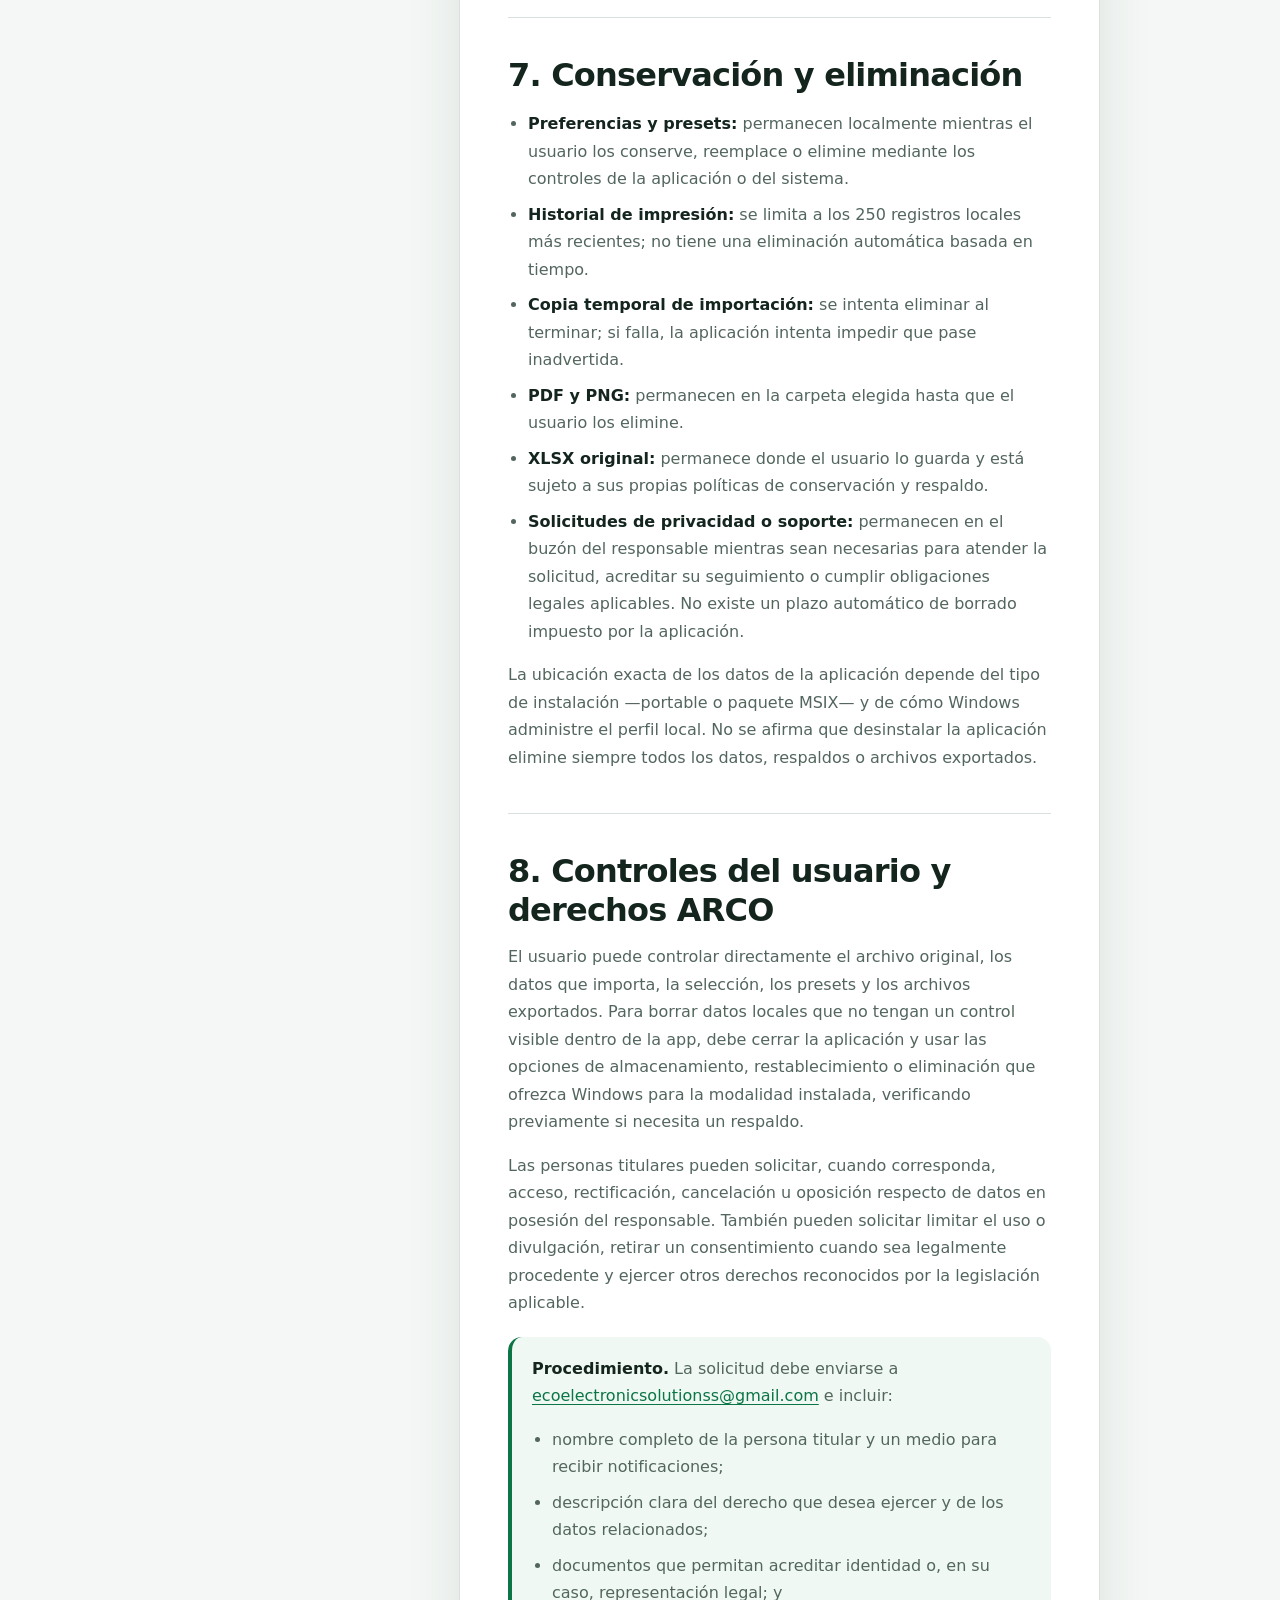
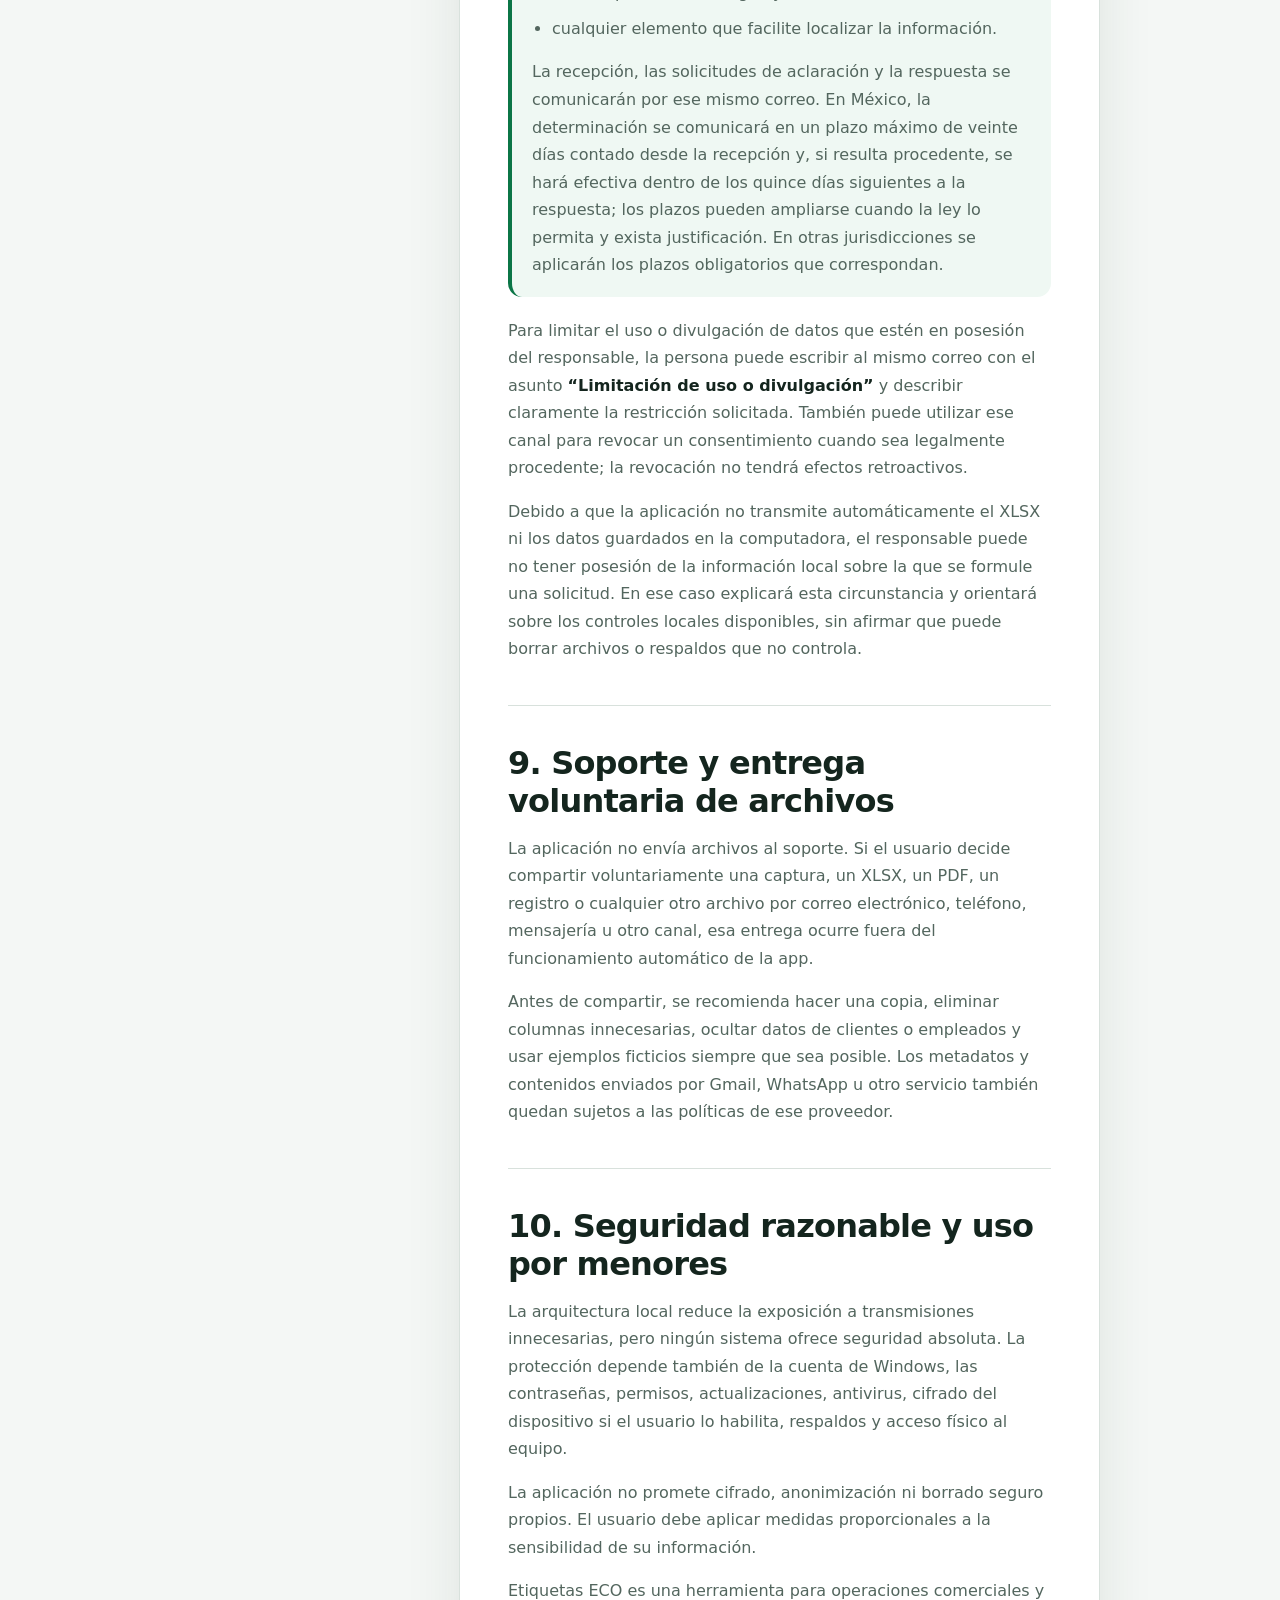
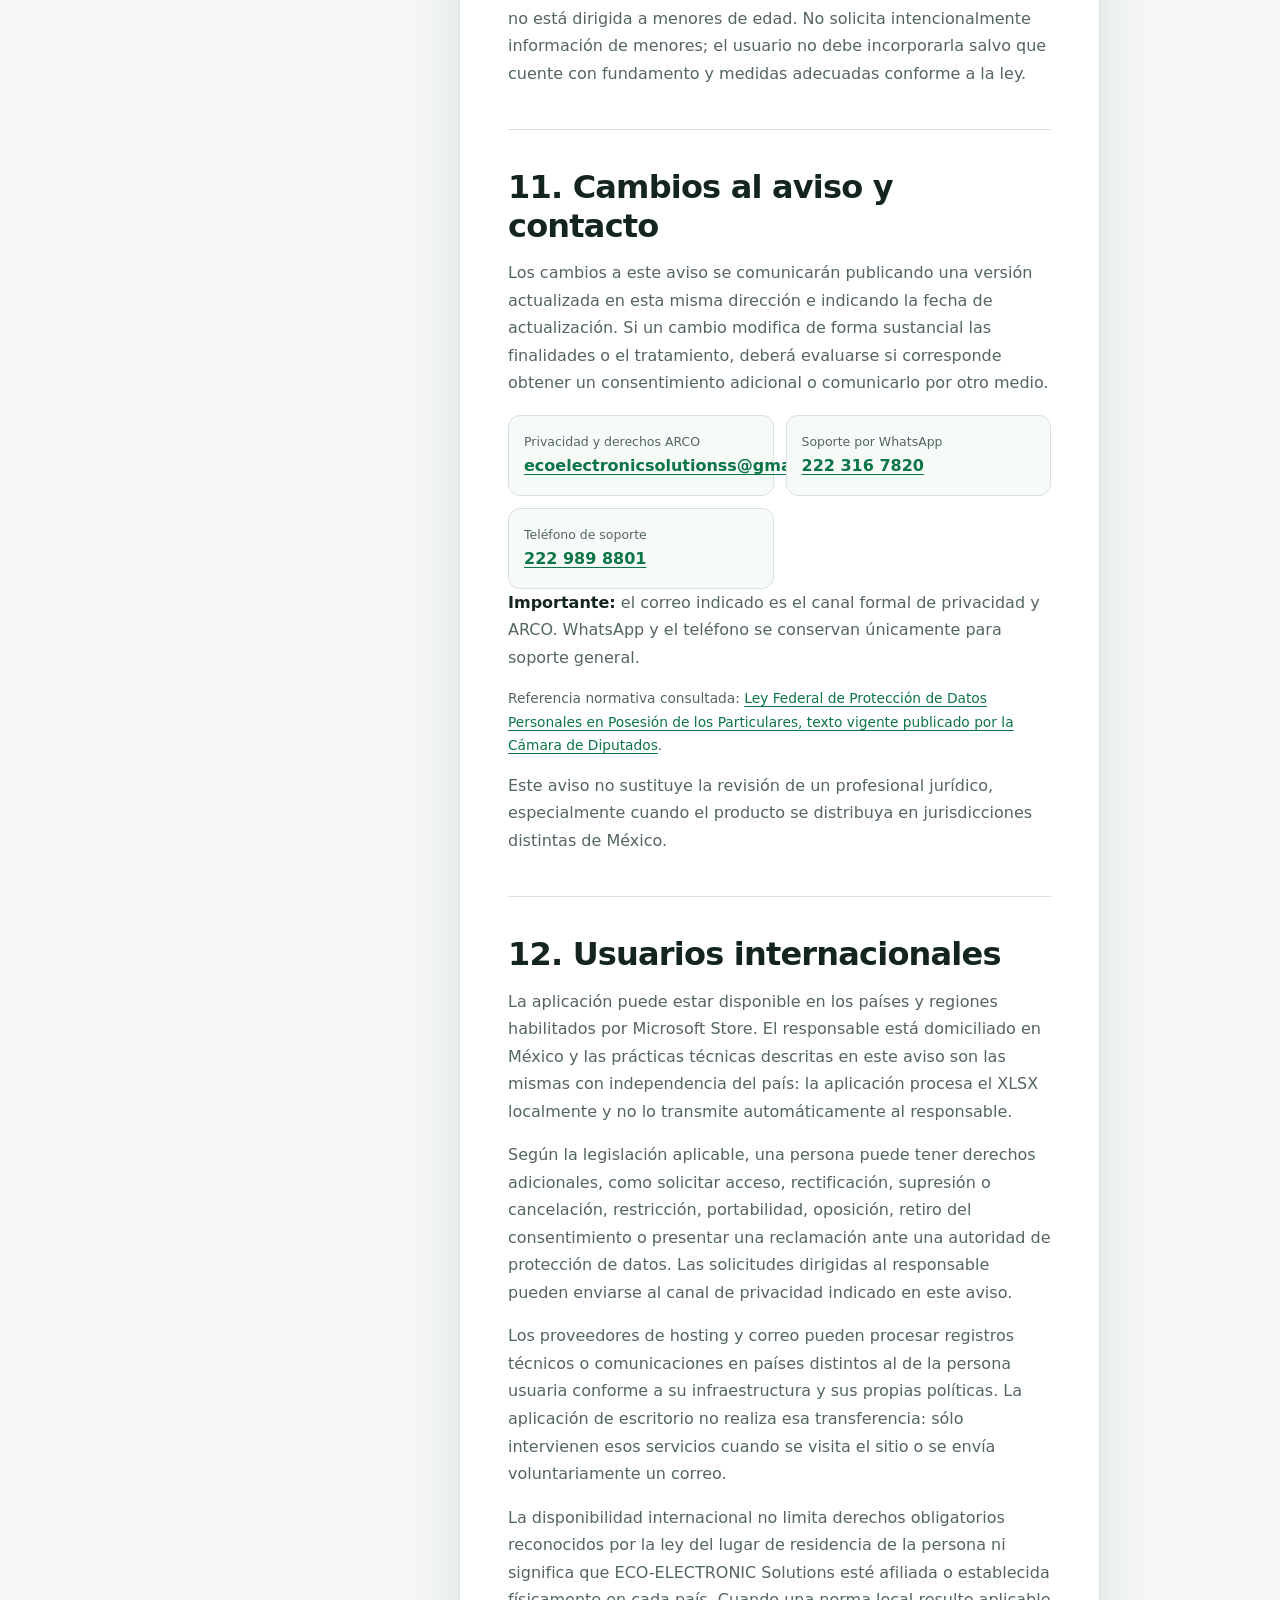
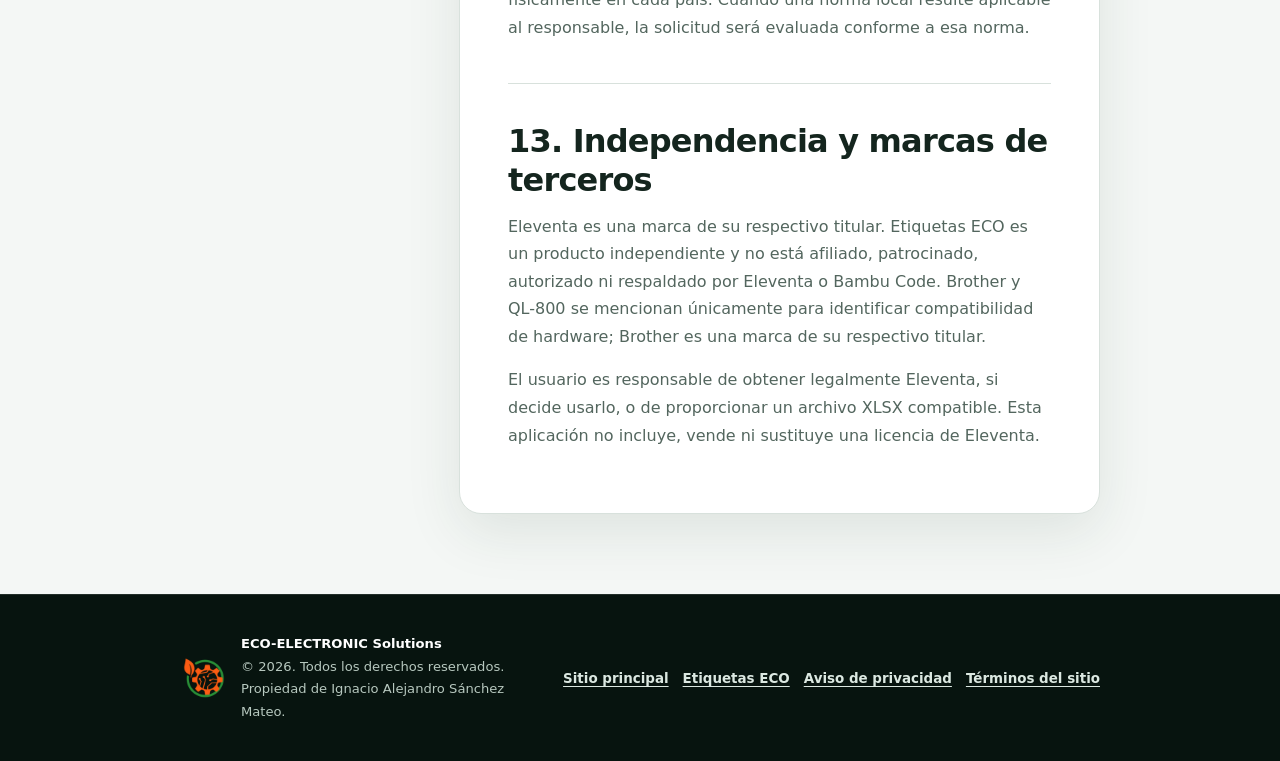
<file: privacidad-etiquetas-eco-eleventa.html>
<!doctype html>
<html lang="es-MX">
<head>
    <meta charset="utf-8">
    <meta name="viewport" content="width=device-width, initial-scale=1">
    <title>Aviso de privacidad | Etiquetas ECO</title>
    <meta name="description" content="Aviso de privacidad de la aplicación de escritorio Etiquetas ECO: procesamiento local de XLSX, configuración, historial de impresión y controles del usuario.">
    <meta name="robots" content="index, follow">
    <meta name="theme-color" content="#0b5d3b">
    <link rel="canonical" href="https://ecoelectronicsolutions.com.mx/privacidad-etiquetas-eco-eleventa.html">
    <link rel="icon" type="image/png" href="./assets/app-icon.png">

    <meta property="og:type" content="website">
    <meta property="og:locale" content="es_MX">
    <meta property="og:site_name" content="ECO-ELECTRONIC Solutions">
    <meta property="og:title" content="Aviso de privacidad | Etiquetas ECO">
    <meta property="og:description" content="Cómo procesa y conserva información localmente la aplicación Etiquetas ECO.">
    <meta property="og:url" content="https://ecoelectronicsolutions.com.mx/privacidad-etiquetas-eco-eleventa.html">
    <meta property="og:image" content="https://ecoelectronicsolutions.com.mx/assets/app-icon.png">
    <meta property="og:image:alt" content="Símbolo de Etiquetas ECO">

    <style>
        :root {
            color-scheme: light;
            --page: #f4f7f5;
            --paper: #ffffff;
            --paper-soft: #f7fbf8;
            --ink: #14251e;
            --muted: #53665e;
            --green: #0b7546;
            --green-bright: #1ea864;
            --orange: #c44e00;
            --orange-soft: #fff0e3;
            --amber: #7b3f00;
            --amber-soft: #fff4ce;
            --red: #8c2e26;
            --red-soft: #fff0ee;
            --border: #d8e1dc;
            --focus: #7a3df0;
            --max: 920px;
            --radius: 18px;
            --shadow: 0 18px 55px rgba(25, 58, 42, 0.1);
        }

        *,
        *::before,
        *::after {
            box-sizing: border-box;
        }

        html {
            scroll-behavior: smooth;
        }

        body {
            margin: 0;
            min-width: 280px;
            background:
                linear-gradient(135deg, rgba(30, 168, 100, 0.06), transparent 40%),
                var(--page);
            color: var(--ink);
            font-family: "Segoe UI", system-ui, -apple-system, BlinkMacSystemFont, Arial, sans-serif;
            line-height: 1.72;
        }

        a {
            color: var(--green);
            text-underline-offset: 3px;
        }

        img {
            display: block;
            max-width: 100%;
        }

        :focus-visible {
            outline: 3px solid var(--focus);
            outline-offset: 4px;
        }

        .skip-link {
            position: fixed;
            z-index: 100;
            top: 10px;
            left: 10px;
            transform: translateY(-160%);
            border-radius: 9px;
            background: #fff;
            color: var(--ink);
            padding: 10px 14px;
            font-weight: 800;
            box-shadow: var(--shadow);
        }

        .skip-link:focus {
            transform: translateY(0);
        }

        .shell {
            width: min(calc(100% - 30px), var(--max));
            margin-inline: auto;
        }

        .site-header {
            border-bottom: 1px solid rgba(255, 255, 255, 0.12);
            background: #07140f;
            color: #fff;
        }

        .nav {
            min-height: 76px;
            display: flex;
            align-items: center;
            justify-content: space-between;
            gap: 22px;
        }

        .brand {
            display: inline-flex;
            align-items: center;
            gap: 12px;
            color: #fff;
            text-decoration: none;
        }

        .brand img {
            width: 46px;
            height: 46px;
            object-fit: contain;
        }

        .brand strong,
        .brand span {
            display: block;
        }

        .brand strong {
            font-size: 1rem;
        }

        .brand span {
            color: #aec2b8;
            font-size: 0.78rem;
        }

        .nav-links {
            display: flex;
            flex-wrap: wrap;
            justify-content: flex-end;
            gap: 8px;
        }

        .nav-links a {
            border-radius: 10px;
            color: #dbe8e1;
            padding: 8px 10px;
            font-size: 0.86rem;
            font-weight: 750;
            text-decoration: none;
        }

        .nav-links a:hover,
        .nav-links a[aria-current="page"] {
            background: rgba(255, 255, 255, 0.1);
            color: #fff;
        }

        .hero {
            border-bottom: 1px solid var(--border);
            background:
                radial-gradient(circle at 80% 10%, rgba(223, 91, 0, 0.12), transparent 26rem),
                var(--paper);
            padding: clamp(52px, 8vw, 88px) 0 48px;
        }

        .eyebrow {
            margin: 0 0 10px;
            color: var(--orange);
            font-size: 0.78rem;
            font-weight: 900;
            letter-spacing: 0.12em;
            text-transform: uppercase;
        }

        h1,
        h2,
        h3,
        p {
            margin-top: 0;
        }

        h1 {
            max-width: 760px;
            margin-bottom: 16px;
            font-size: clamp(2.35rem, 7vw, 4.7rem);
            line-height: 1.02;
            letter-spacing: -0.05em;
        }

        .lead {
            max-width: 760px;
            color: var(--muted);
            font-size: clamp(1rem, 2vw, 1.18rem);
        }

        .meta {
            display: flex;
            flex-wrap: wrap;
            gap: 8px 18px;
            margin: 24px 0 0;
            color: var(--muted);
            font-size: 0.86rem;
        }

        .summary-grid {
            display: grid;
            grid-template-columns: repeat(3, minmax(0, 1fr));
            gap: 13px;
            margin: 36px 0 0;
        }

        .summary-card {
            border: 1px solid var(--border);
            border-radius: 15px;
            background: var(--paper-soft);
            padding: 18px;
        }

        .summary-card span {
            display: block;
            margin-bottom: 7px;
            color: var(--green);
            font-size: 0.76rem;
            font-weight: 900;
            letter-spacing: 0.08em;
            text-transform: uppercase;
        }

        .summary-card p {
            margin: 0;
            color: var(--muted);
            font-size: 0.9rem;
        }

        .layout {
            display: grid;
            grid-template-columns: 245px minmax(0, 1fr);
            gap: 34px;
            padding: 44px 0 80px;
        }

        .toc {
            position: sticky;
            top: 22px;
            align-self: start;
            border: 1px solid var(--border);
            border-radius: 16px;
            background: var(--paper);
            padding: 16px;
            box-shadow: 0 10px 32px rgba(25, 58, 42, 0.06);
        }

        .toc strong {
            display: block;
            margin-bottom: 8px;
            font-size: 0.84rem;
        }

        .toc ol {
            display: grid;
            gap: 3px;
            margin: 0;
            padding: 0;
            list-style: none;
        }

        .toc a {
            display: block;
            border-radius: 8px;
            color: var(--muted);
            padding: 7px 8px;
            font-size: 0.8rem;
            line-height: 1.35;
            text-decoration: none;
        }

        .toc a:hover {
            background: #eef5f1;
            color: var(--green);
        }

        .document {
            min-width: 0;
            border: 1px solid var(--border);
            border-radius: 22px;
            background: var(--paper);
            padding: clamp(24px, 5vw, 48px);
            box-shadow: var(--shadow);
        }

        .document section {
            scroll-margin-top: 24px;
        }

        .document section + section {
            margin-top: 42px;
            border-top: 1px solid var(--border);
            padding-top: 38px;
        }

        h2 {
            margin-bottom: 14px;
            font-size: clamp(1.45rem, 3vw, 2rem);
            line-height: 1.2;
            letter-spacing: -0.025em;
        }

        h3 {
            margin: 24px 0 8px;
            font-size: 1.02rem;
        }

        .document p,
        .document li {
            color: var(--muted);
        }

        .document strong {
            color: var(--ink);
        }

        .document ul {
            padding-left: 1.25rem;
        }

        .document li + li {
            margin-top: 8px;
        }

        .identity-card,
        .note,
        .warning {
            margin: 20px 0;
            border-radius: 14px;
            padding: 18px 20px;
        }

        .identity-card {
            border: 1px solid rgba(11, 117, 70, 0.24);
            background: #eef9f2;
        }

        .identity-card dl {
            display: grid;
            grid-template-columns: 175px minmax(0, 1fr);
            gap: 8px 16px;
            margin: 0;
        }

        .identity-card dt {
            color: var(--green);
            font-weight: 850;
        }

        .identity-card dd {
            margin: 0;
            color: var(--ink);
        }

        .note {
            border-left: 4px solid var(--green);
            background: #eff8f3;
        }

        .warning {
            border-left: 4px solid var(--orange);
            background: var(--orange-soft);
        }

        .note p,
        .warning p {
            margin: 0;
        }

        .data-table {
            width: 100%;
            margin-top: 20px;
            border-collapse: collapse;
            font-size: 0.9rem;
        }

        .data-table th,
        .data-table td {
            border: 1px solid var(--border);
            padding: 12px 13px;
            text-align: left;
            vertical-align: top;
        }

        .data-table th {
            background: #edf5f0;
            color: var(--ink);
        }

        .data-table td {
            color: var(--muted);
        }

        .contact-grid {
            display: grid;
            grid-template-columns: repeat(2, minmax(0, 1fr));
            gap: 12px;
            margin-top: 18px;
        }

        .contact-card {
            border: 1px solid var(--border);
            border-radius: 12px;
            background: var(--paper-soft);
            padding: 15px;
        }

        .contact-card span {
            display: block;
            color: var(--muted);
            font-size: 0.78rem;
        }

        .contact-card a {
            font-weight: 850;
        }

        .legal-source {
            font-size: 0.86rem;
        }

        .legal-source a {
            overflow-wrap: anywhere;
        }

        footer {
            border-top: 1px solid rgba(255, 255, 255, 0.11);
            background: #07140f;
            color: #fff;
            padding: 38px 0;
        }

        .footer-grid {
            display: grid;
            grid-template-columns: 1fr auto;
            align-items: center;
            gap: 24px;
        }

        .footer-brand {
            display: flex;
            gap: 13px;
            align-items: center;
        }

        .footer-brand img {
            width: 48px;
            height: 48px;
        }

        .footer-brand p {
            margin: 0;
            color: #b7c8bf;
            font-size: 0.82rem;
        }

        .footer-links {
            display: flex;
            flex-wrap: wrap;
            justify-content: flex-end;
            gap: 14px;
        }

        .footer-links a {
            color: #dbe8e1;
            font-size: 0.84rem;
            font-weight: 750;
        }

        @media (max-width: 860px) {
            .layout {
                grid-template-columns: 1fr;
            }

            .toc {
                position: static;
            }

            .toc ol {
                grid-template-columns: repeat(2, minmax(0, 1fr));
            }
        }

        @media (max-width: 640px) {
            .nav {
                padding: 13px 0;
                align-items: flex-start;
            }

            .brand span span {
                display: none;
            }

            .nav-links a[aria-current="page"],
            .nav-links a:first-child {
                display: none;
            }

            .summary-grid,
            .contact-grid,
            .footer-grid {
                grid-template-columns: 1fr;
            }

            .toc ol {
                grid-template-columns: 1fr;
            }

            .identity-card dl {
                grid-template-columns: 1fr;
                gap: 2px;
            }

            .identity-card dd + dt {
                margin-top: 10px;
            }

            .data-table,
            .data-table tbody,
            .data-table tr,
            .data-table th,
            .data-table td {
                display: block;
                width: 100%;
            }

            .data-table thead {
                position: absolute;
                width: 1px;
                height: 1px;
                overflow: hidden;
                clip: rect(0 0 0 0);
            }

            .data-table tr + tr {
                margin-top: 13px;
            }

            .data-table td {
                border-top: 0;
            }

            .data-table td:first-child {
                border-top: 1px solid var(--border);
                background: #edf5f0;
                color: var(--ink);
                font-weight: 800;
            }

            .footer-links {
                justify-content: flex-start;
            }
        }

        @media (prefers-reduced-motion: reduce) {
            html {
                scroll-behavior: auto;
            }
        }
    </style>
</head>
<body>
    <a class="skip-link" href="#contenido">Saltar al contenido</a>

    <header class="site-header">
        <nav class="nav shell" aria-label="Navegación principal">
            <a class="brand" href="./index.html" aria-label="ECO-ELECTRONIC Solutions, página principal">
                <img src="./assets/app-icon.png" alt="" width="46" height="46">
                <span>
                    <strong>ECO-ELECTRONIC Solutions</strong>
                    <span>Privacidad de Etiquetas ECO</span>
                </span>
            </a>
            <div class="nav-links">
                <a href="./etiquetas-eco-eleventa.html">Producto</a>
                <a href="./privacidad-etiquetas-eco-eleventa.html" aria-current="page">Privacidad</a>
                <a href="./index.html">Sitio principal</a>
            </div>
        </nav>
    </header>

    <main id="contenido">
        <div class="hero">
            <div class="shell">
                <p class="eyebrow">Aplicación de escritorio · Aviso específico</p>
                <h1>Aviso de privacidad de Etiquetas ECO</h1>
                <p class="lead">Explica qué información puede procesar la aplicación en tu computadora, para qué la usa, qué conserva localmente y qué controles siguen bajo tu responsabilidad.</p>
                <div class="meta">
                    <span><strong>Versión del aviso:</strong> 1.0</span>
                    <span><strong>Última actualización:</strong> 26 de julio de 2026</span>
                    <span><strong>Ámbito:</strong> aplicación Windows con disponibilidad internacional y página informativa específica</span>
                </div>

                <div class="summary-grid" aria-label="Resumen de privacidad">
                    <article class="summary-card">
                        <span>Procesamiento</span>
                        <p>El archivo XLSX seleccionado se procesa localmente en el equipo del usuario.</p>
                    </article>
                    <article class="summary-card">
                        <span>Transmisión</span>
                        <p>La app no integra cuentas, anuncios, analítica, telemetría ni subida automática.</p>
                    </article>
                    <article class="summary-card">
                        <span>Control</span>
                        <p>El usuario elige archivos, productos, cantidades, exportaciones e impresión.</p>
                    </article>
                </div>
            </div>
        </div>

        <div class="layout shell">
            <nav class="toc" aria-label="Contenido del aviso">
                <strong>En este aviso</strong>
                <ol>
                    <li><a href="#alcance">1. Alcance</a></li>
                    <li><a href="#responsable">2. Responsable</a></li>
                    <li><a href="#datos">3. Información procesada</a></li>
                    <li><a href="#finalidades">4. Finalidades</a></li>
                    <li><a href="#local">5. Tratamiento local</a></li>
                    <li><a href="#terceros">6. Windows y terceros</a></li>
                    <li><a href="#conservacion">7. Conservación</a></li>
                    <li><a href="#controles">8. Controles y ARCO</a></li>
                    <li><a href="#soporte">9. Soporte</a></li>
                    <li><a href="#seguridad">10. Seguridad y menores</a></li>
                    <li><a href="#cambios">11. Cambios y contacto</a></li>
                    <li><a href="#internacional">12. Usuarios internacionales</a></li>
                    <li><a href="#marcas">13. Independencia</a></li>
                </ol>
            </nav>

            <article class="document">
                <section id="alcance">
                    <h2>1. Alcance de este aviso</h2>
                    <p>Este aviso corresponde a la aplicación de escritorio <strong>Etiquetas ECO for Eleventa</strong>, presentada comercialmente como <strong>Etiquetas ECO</strong>, y a su página informativa específica. No sustituye el aviso de privacidad del comercio que usa la aplicación ni las políticas de Windows, del controlador de impresión, de la impresora, del proveedor de hosting o de otros servicios elegidos por el usuario.</p>
                    <div class="note">
                        <p><strong>La aplicación y la página web no son lo mismo.</strong> La aplicación funciona localmente y no transmite por sí sola el XLSX ni su contenido. La visita a una página web sí requiere comunicación con el proveedor de hosting.</p>
                    </div>
                    <p>La página de producto y este aviso no incluyen formularios, publicidad, analítica ni recursos remotos necesarios para mostrar su contenido. El sitio se sirve mediante GitHub Pages y puede utilizar la red de Cloudflare. Esos proveedores pueden procesar registros técnicos de la visita, como dirección IP, fecha, solicitud, navegador o agente de usuario, para entregar y proteger el sitio conforme a sus propias políticas.</p>
                </section>

                <section id="responsable">
                    <h2>2. Identidad del responsable</h2>
                    <div class="identity-card">
                        <dl>
                            <dt>Responsable</dt>
                            <dd>Ignacio Alejandro Sánchez Mateo, persona física que opera bajo la marca ECO-ELECTRONIC Solutions</dd>
                            <dt>Marca / editor</dt>
                            <dd>ECO-ELECTRONIC Solutions</dd>
                            <dt>Domicilio</dt>
                            <dd>Avenida Camino Real a San Andrés Cholula, número exterior 1635, colonia San Andrés Cholula, C.P. 72810, Puebla, México</dd>
                            <dt>Canal ARCO</dt>
                            <dd><a href="mailto:ecoelectronicsolutionss@gmail.com">ecoelectronicsolutionss@gmail.com</a></dd>
                        </dl>
                    </div>
                    <p>El responsable atiende por correo electrónico las solicitudes de acceso, rectificación, cancelación y oposición, así como otras solicitudes de privacidad previstas por la legislación aplicable.</p>
                </section>

                <section id="datos">
                    <h2>3. Información que puede procesar la aplicación</h2>
                    <p>La aplicación procesa los datos que el propio usuario decide incluir o seleccionar. Un archivo de inventario puede contener datos personales aunque su finalidad principal sea comercial; por ello no debe asumirse que todos los XLSX están libres de información personal.</p>
                    <table class="data-table">
                        <thead>
                            <tr>
                                <th>Grupo</th>
                                <th>Ejemplos verificables</th>
                                <th>Ubicación principal</th>
                            </tr>
                        </thead>
                        <tbody>
                            <tr>
                                <td>Contenido del XLSX</td>
                                <td>Códigos, nombres de producto, departamento, precios, costo, mayoreo, existencias, mínimos, máximos y cualquier otro campo presente en la hoja seleccionada.</td>
                                <td>Memoria local durante el uso y archivo original elegido por el usuario.</td>
                            </tr>
                            <tr>
                                <td>Ruta del archivo</td>
                                <td>Ubicación del último archivo importado, para facilitar el trabajo posterior.</td>
                                <td>Configuración local de la aplicación.</td>
                            </tr>
                            <tr>
                                <td>Preferencias y plantillas</td>
                                <td>Impresora, medio seleccionado, preset, campos, plantilla y simbología elegida.</td>
                                <td>Archivos locales de configuración y presets.</td>
                            </tr>
                            <tr>
                                <td>Historial de operación</td>
                                <td>Fecha, impresora, estado del intento, identificadores técnicos, huella digital del artefacto, nombre o número de trabajo de Windows, evidencia y resolución manual.</td>
                                <td>Historial local de impresión.</td>
                            </tr>
                            <tr>
                                <td>Archivos generados</td>
                                <td>PDF o PNG con el contenido de las etiquetas.</td>
                                <td>Carpeta que el usuario elige al exportar.</td>
                            </tr>
                            <tr>
                                <td>Comunicaciones voluntarias</td>
                                <td>Nombre, correo, contenido de la solicitud, documentos de identidad o representación y archivos que la persona decida enviar para soporte o para ejercer derechos de privacidad.</td>
                                <td>Buzón de correo del responsable y sistemas del proveedor de correo, sólo cuando la persona inicia el contacto.</td>
                            </tr>
                        </tbody>
                    </table>
                    <div class="warning">
                        <p><strong>Datos sensibles.</strong> La aplicación no solicita campos sensibles para crear etiquetas. Si el usuario introduce datos sensibles o personales en un XLSX compatible, será responsable de contar con una base legítima, limitar los campos y proteger el archivo.</p>
                    </div>
                </section>

                <section id="finalidades">
                    <h2>4. Finalidades del tratamiento</h2>
                    <ul>
                        <li>Leer la hoja de cálculo elegida y mostrar los productos disponibles.</li>
                        <li>Buscar, filtrar, seleccionar y asignar cantidades de etiquetas.</li>
                        <li>Construir y validar una vista previa, incluido el código Code 128.</li>
                        <li>Guardar preferencias y presets solicitados para usos posteriores.</li>
                        <li>Preparar la impresión local o exportar PDF y PNG a petición del usuario.</li>
                        <li>Registrar evidencia técnica mínima para distinguir trabajos no iniciados, aceptados o inciertos y permitir su resolución manual sin reintentos automáticos.</li>
                        <li>Recibir, verificar y atender solicitudes de privacidad o comunicaciones de soporte enviadas voluntariamente al responsable.</li>
                    </ul>
                    <p>La aplicación no utiliza el contenido para perfiles publicitarios, venta de datos, analítica, entrenamiento de modelos, telemetría ni finalidades secundarias propias.</p>
                    <p>El tratamiento local necesario para importar, validar, exportar o imprimir es iniciado por el usuario y no pone esos datos a disposición del responsable. El envío de una comunicación al responsable es opcional; la información recibida se utiliza para responder la solicitud, prestar el soporte pedido, proteger la operación o cumplir obligaciones legales aplicables. Cuando una norma exija consentimiento expreso, éste se solicitará antes de usar la información para una finalidad adicional.</p>
                    <p>No se realizan decisiones exclusivamente automatizadas ni perfiles que produzcan efectos jurídicos sobre las personas.</p>
                </section>

                <section id="local">
                    <h2>5. Tratamiento local y ausencia de subida automática</h2>
                    <p>La aplicación funciona de forma local y offline. No requiere una cuenta y no contiene un servicio propio para subir el XLSX, el catálogo, las etiquetas o el historial a ECO-ELECTRONIC Solutions.</p>
                    <p>Cualquier transmisión al responsable ocurre fuera del funcionamiento automático de la aplicación cuando una persona decide comunicarse voluntariamente por correo electrónico, teléfono, mensajería u otro canal. La aplicación nunca adjunta ni envía el XLSX por sí sola.</p>
                    <p>Para reducir conflictos con archivos abiertos, el importador puede crear una copia temporal privada dentro del equipo. Al terminar intenta eliminarla. Si Windows impide la limpieza, la aplicación bloquea la continuación y vuelve a intentar la limpieza en una operación posterior; un residuo podría permanecer hasta que Windows o el usuario permitan eliminarlo.</p>
                    <p>El archivo XLSX original se abre para lectura y la aplicación no lo modifica. Los PDF y PNG permanecen en el lugar elegido hasta que el usuario los elimine o mueva.</p>
                    <div class="note">
                        <p><strong>Responsabilidad del comercio.</strong> El comerciante que usa la aplicación sigue siendo responsable de la información de sus clientes, proveedores, empleados u otras personas que incluya en el archivo, así como de entregar sus propios avisos y cumplir sus obligaciones.</p>
                    </div>
                </section>

                <section id="terceros">
                    <h2>6. Windows, sistema de archivos e impresión</h2>
                    <p>Para abrir, guardar e imprimir, intervienen componentes del equipo que no controla esta aplicación:</p>
                    <ul>
                        <li><strong>Windows y el sistema de archivos</strong>, que administran permisos, carpetas, copias temporales, respaldos y datos locales.</li>
                        <li><strong>La cola de impresión de Windows</strong>, que recibe el documento y registra datos técnicos del trabajo.</li>
                        <li><strong>El controlador y la impresora</strong>, que reciben la información necesaria para producir la etiqueta.</li>
                        <li><strong>Software de seguridad, sincronización o respaldo</strong> instalado por el usuario, que podría copiar o inspeccionar archivos según su propia configuración.</li>
                        <li><strong>GitHub Pages y Cloudflare</strong>, que pueden procesar registros técnicos al entregar y proteger estas páginas.</li>
                        <li><strong>Google/Gmail</strong>, que interviene únicamente cuando una persona envía voluntariamente un correo al canal de privacidad.</li>
                    </ul>
                    <p>Estos componentes y proveedores aplican sus propios términos y prácticas. La app no puede prometer cómo conservan o eliminan los datos.</p>
                    <p>El responsable no vende los datos procesados por la aplicación ni comparte el XLSX con terceros, porque la aplicación no se lo transmite. Las comunicaciones que reciba voluntariamente sólo se comunicarán a proveedores necesarios para prestar el servicio, a la autoridad cuando exista una obligación legal o a otras personas cuando exista una base jurídica o consentimiento válido.</p>
                </section>

                <section id="conservacion">
                    <h2>7. Conservación y eliminación</h2>
                    <ul>
                        <li><strong>Preferencias y presets:</strong> permanecen localmente mientras el usuario los conserve, reemplace o elimine mediante los controles de la aplicación o del sistema.</li>
                        <li><strong>Historial de impresión:</strong> se limita a los 250 registros locales más recientes; no tiene una eliminación automática basada en tiempo.</li>
                        <li><strong>Copia temporal de importación:</strong> se intenta eliminar al terminar; si falla, la aplicación intenta impedir que pase inadvertida.</li>
                        <li><strong>PDF y PNG:</strong> permanecen en la carpeta elegida hasta que el usuario los elimine.</li>
                        <li><strong>XLSX original:</strong> permanece donde el usuario lo guarda y está sujeto a sus propias políticas de conservación y respaldo.</li>
                        <li><strong>Solicitudes de privacidad o soporte:</strong> permanecen en el buzón del responsable mientras sean necesarias para atender la solicitud, acreditar su seguimiento o cumplir obligaciones legales aplicables. No existe un plazo automático de borrado impuesto por la aplicación.</li>
                    </ul>
                    <p>La ubicación exacta de los datos de la aplicación depende del tipo de instalación —portable o paquete MSIX— y de cómo Windows administre el perfil local. No se afirma que desinstalar la aplicación elimine siempre todos los datos, respaldos o archivos exportados.</p>
                </section>

                <section id="controles">
                    <h2>8. Controles del usuario y derechos ARCO</h2>
                    <p>El usuario puede controlar directamente el archivo original, los datos que importa, la selección, los presets y los archivos exportados. Para borrar datos locales que no tengan un control visible dentro de la app, debe cerrar la aplicación y usar las opciones de almacenamiento, restablecimiento o eliminación que ofrezca Windows para la modalidad instalada, verificando previamente si necesita un respaldo.</p>
                    <p>Las personas titulares pueden solicitar, cuando corresponda, acceso, rectificación, cancelación u oposición respecto de datos en posesión del responsable. También pueden solicitar limitar el uso o divulgación, retirar un consentimiento cuando sea legalmente procedente y ejercer otros derechos reconocidos por la legislación aplicable.</p>
                    <div class="note">
                        <p><strong>Procedimiento.</strong> La solicitud debe enviarse a <a href="mailto:ecoelectronicsolutionss@gmail.com">ecoelectronicsolutionss@gmail.com</a> e incluir:</p>
                        <ul>
                            <li>nombre completo de la persona titular y un medio para recibir notificaciones;</li>
                            <li>descripción clara del derecho que desea ejercer y de los datos relacionados;</li>
                            <li>documentos que permitan acreditar identidad o, en su caso, representación legal; y</li>
                            <li>cualquier elemento que facilite localizar la información.</li>
                        </ul>
                        <p>La recepción, las solicitudes de aclaración y la respuesta se comunicarán por ese mismo correo. En México, la determinación se comunicará en un plazo máximo de veinte días contado desde la recepción y, si resulta procedente, se hará efectiva dentro de los quince días siguientes a la respuesta; los plazos pueden ampliarse cuando la ley lo permita y exista justificación. En otras jurisdicciones se aplicarán los plazos obligatorios que correspondan.</p>
                    </div>
                    <p>Para limitar el uso o divulgación de datos que estén en posesión del responsable, la persona puede escribir al mismo correo con el asunto <strong>“Limitación de uso o divulgación”</strong> y describir claramente la restricción solicitada. También puede utilizar ese canal para revocar un consentimiento cuando sea legalmente procedente; la revocación no tendrá efectos retroactivos.</p>
                    <p>Debido a que la aplicación no transmite automáticamente el XLSX ni los datos guardados en la computadora, el responsable puede no tener posesión de la información local sobre la que se formule una solicitud. En ese caso explicará esta circunstancia y orientará sobre los controles locales disponibles, sin afirmar que puede borrar archivos o respaldos que no controla.</p>
                </section>

                <section id="soporte">
                    <h2>9. Soporte y entrega voluntaria de archivos</h2>
                    <p>La aplicación no envía archivos al soporte. Si el usuario decide compartir voluntariamente una captura, un XLSX, un PDF, un registro o cualquier otro archivo por correo electrónico, teléfono, mensajería u otro canal, esa entrega ocurre fuera del funcionamiento automático de la app.</p>
                    <p>Antes de compartir, se recomienda hacer una copia, eliminar columnas innecesarias, ocultar datos de clientes o empleados y usar ejemplos ficticios siempre que sea posible. Los metadatos y contenidos enviados por Gmail, WhatsApp u otro servicio también quedan sujetos a las políticas de ese proveedor.</p>
                </section>

                <section id="seguridad">
                    <h2>10. Seguridad razonable y uso por menores</h2>
                    <p>La arquitectura local reduce la exposición a transmisiones innecesarias, pero ningún sistema ofrece seguridad absoluta. La protección depende también de la cuenta de Windows, las contraseñas, permisos, actualizaciones, antivirus, cifrado del dispositivo si el usuario lo habilita, respaldos y acceso físico al equipo.</p>
                    <p>La aplicación no promete cifrado, anonimización ni borrado seguro propios. El usuario debe aplicar medidas proporcionales a la sensibilidad de su información.</p>
                    <p>Etiquetas ECO es una herramienta para operaciones comerciales y no está dirigida a menores de edad. No solicita intencionalmente información de menores; el usuario no debe incorporarla salvo que cuente con fundamento y medidas adecuadas conforme a la ley.</p>
                </section>

                <section id="cambios">
                    <h2>11. Cambios al aviso y contacto</h2>
                    <p>Los cambios a este aviso se comunicarán publicando una versión actualizada en esta misma dirección e indicando la fecha de actualización. Si un cambio modifica de forma sustancial las finalidades o el tratamiento, deberá evaluarse si corresponde obtener un consentimiento adicional o comunicarlo por otro medio.</p>
                    <div class="contact-grid">
                        <div class="contact-card">
                            <span>Privacidad y derechos ARCO</span>
                            <a href="mailto:ecoelectronicsolutionss@gmail.com">ecoelectronicsolutionss@gmail.com</a>
                        </div>
                        <div class="contact-card">
                            <span>Soporte por WhatsApp</span>
                            <a href="https://wa.me/522223167820" target="_blank" rel="noopener">222 316 7820</a>
                        </div>
                        <div class="contact-card">
                            <span>Teléfono de soporte</span>
                            <a href="tel:+522229898801">222 989 8801</a>
                        </div>
                    </div>
                    <p><strong>Importante:</strong> el correo indicado es el canal formal de privacidad y ARCO. WhatsApp y el teléfono se conservan únicamente para soporte general.</p>
                    <p class="legal-source">Referencia normativa consultada: <a href="https://www.diputados.gob.mx/LeyesBiblio/pdf/LFPDPPP.pdf" target="_blank" rel="noopener">Ley Federal de Protección de Datos Personales en Posesión de los Particulares, texto vigente publicado por la Cámara de Diputados</a>.</p>
                    <p>Este aviso no sustituye la revisión de un profesional jurídico, especialmente cuando el producto se distribuya en jurisdicciones distintas de México.</p>
                </section>

                <section id="internacional">
                    <h2>12. Usuarios internacionales</h2>
                    <p>La aplicación puede estar disponible en los países y regiones habilitados por Microsoft Store. El responsable está domiciliado en México y las prácticas técnicas descritas en este aviso son las mismas con independencia del país: la aplicación procesa el XLSX localmente y no lo transmite automáticamente al responsable.</p>
                    <p>Según la legislación aplicable, una persona puede tener derechos adicionales, como solicitar acceso, rectificación, supresión o cancelación, restricción, portabilidad, oposición, retiro del consentimiento o presentar una reclamación ante una autoridad de protección de datos. Las solicitudes dirigidas al responsable pueden enviarse al canal de privacidad indicado en este aviso.</p>
                    <p>Los proveedores de hosting y correo pueden procesar registros técnicos o comunicaciones en países distintos al de la persona usuaria conforme a su infraestructura y sus propias políticas. La aplicación de escritorio no realiza esa transferencia: sólo intervienen esos servicios cuando se visita el sitio o se envía voluntariamente un correo.</p>
                    <p>La disponibilidad internacional no limita derechos obligatorios reconocidos por la ley del lugar de residencia de la persona ni significa que ECO-ELECTRONIC Solutions esté afiliada o establecida físicamente en cada país. Cuando una norma local resulte aplicable al responsable, la solicitud será evaluada conforme a esa norma.</p>
                </section>

                <section id="marcas">
                    <h2>13. Independencia y marcas de terceros</h2>
                    <p>Eleventa es una marca de su respectivo titular. Etiquetas ECO es un producto independiente y no está afiliado, patrocinado, autorizado ni respaldado por Eleventa o Bambu Code. Brother y QL-800 se mencionan únicamente para identificar compatibilidad de hardware; Brother es una marca de su respectivo titular.</p>
                    <p>El usuario es responsable de obtener legalmente Eleventa, si decide usarlo, o de proporcionar un archivo XLSX compatible. Esta aplicación no incluye, vende ni sustituye una licencia de Eleventa.</p>
                </section>
            </article>
        </div>
    </main>

    <footer>
        <div class="footer-grid shell">
            <div class="footer-brand">
                <img src="./assets/app-icon.png" alt="" width="48" height="48">
                <p><strong style="color:#fff;">ECO-ELECTRONIC Solutions</strong><br>© 2026. Todos los derechos reservados.<br>Propiedad de Ignacio Alejandro Sánchez Mateo.</p>
            </div>
            <nav class="footer-links" aria-label="Enlaces legales y de producto">
                <a href="./index.html">Sitio principal</a>
                <a href="./etiquetas-eco-eleventa.html">Etiquetas ECO</a>
                <a href="./privacidad-etiquetas-eco-eleventa.html" aria-current="page">Aviso de privacidad</a>
                <a href="./terminos.html">Términos del sitio</a>
            </nav>
        </div>
    </footer>
</body>
</html>
</file>
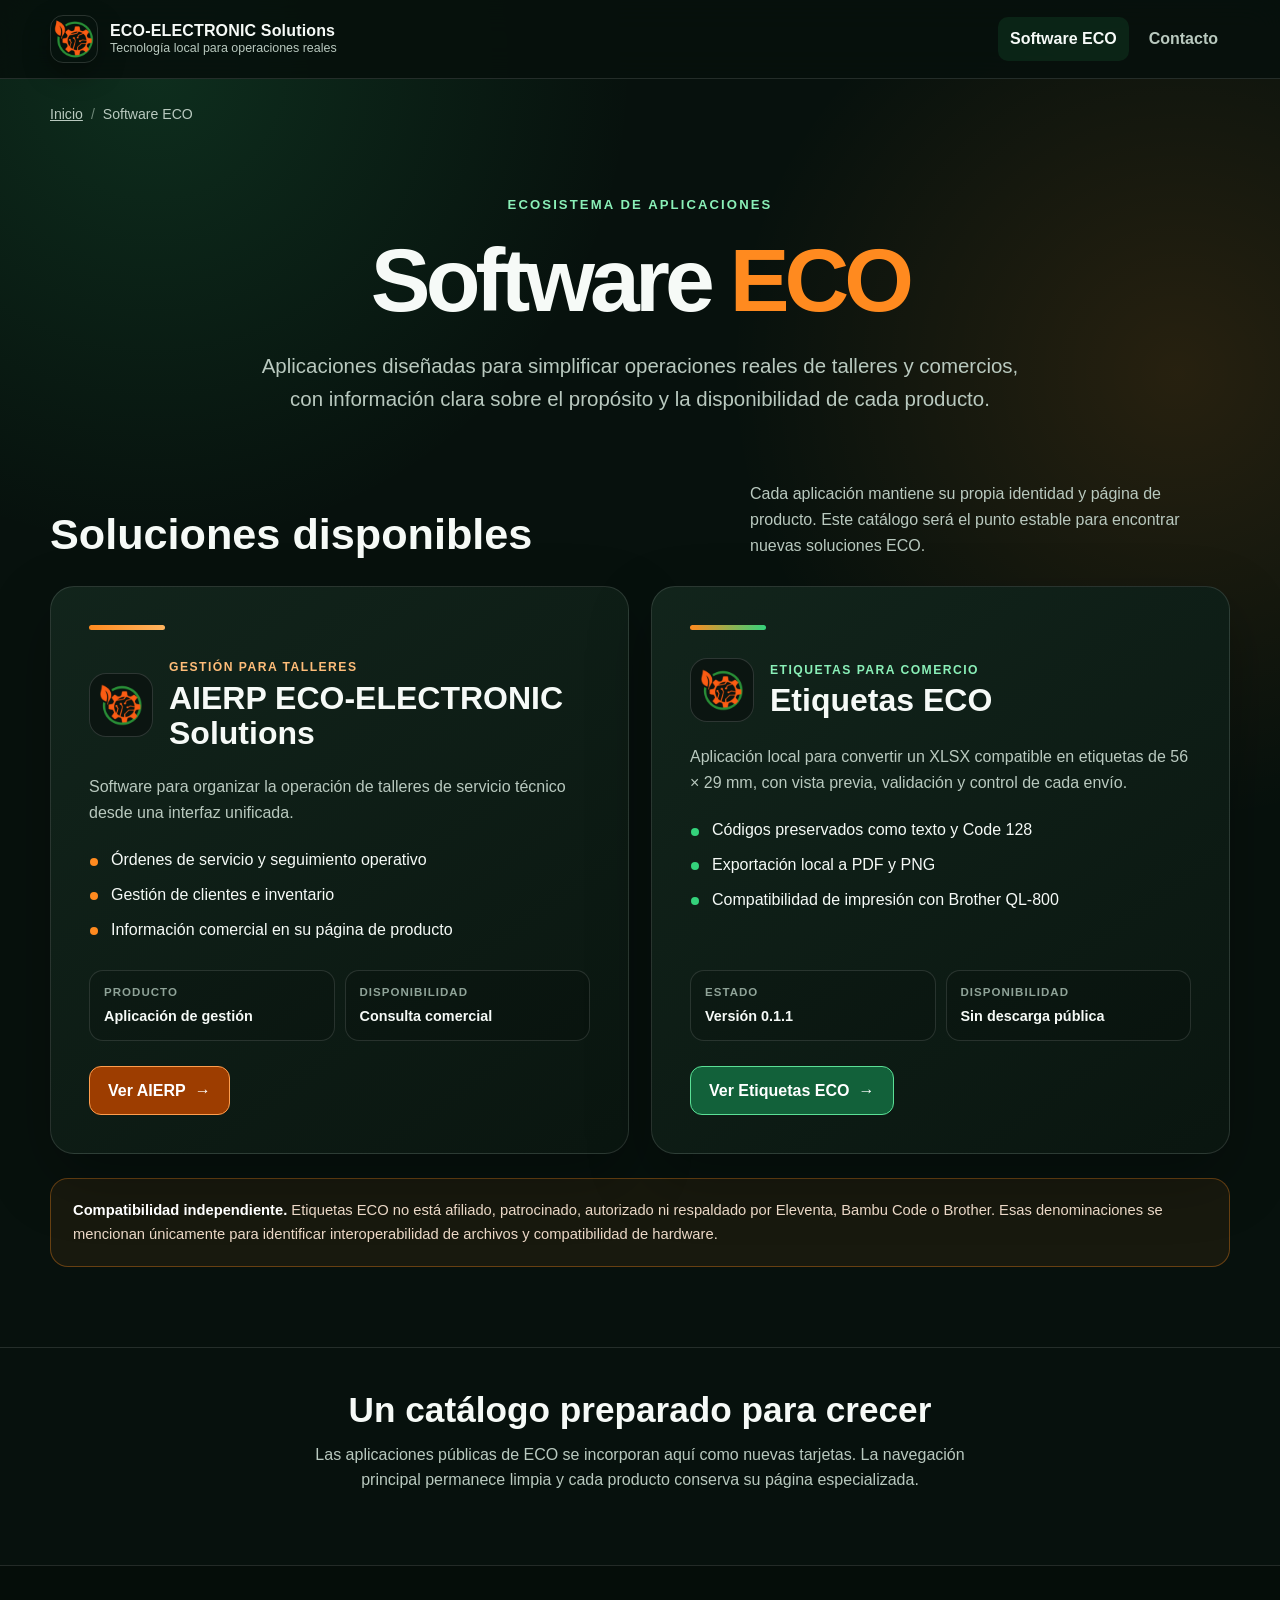
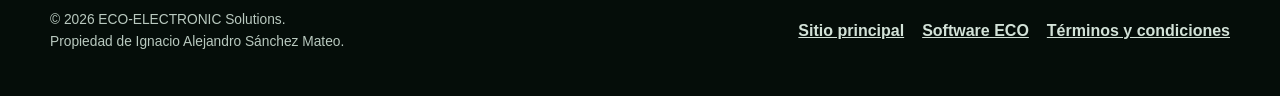
<file: software-eco.html>
<!DOCTYPE html>
<html lang="es-MX">
<head>
    <meta charset="UTF-8">
    <meta name="viewport" content="width=device-width, initial-scale=1.0">
    <title>Software ECO | Aplicaciones de ECO-ELECTRONIC Solutions</title>
    <meta name="description" content="Catálogo de aplicaciones de ECO-ELECTRONIC Solutions para talleres y comercios: gestión operativa y preparación local de etiquetas en Windows.">
    <meta name="robots" content="index, follow">
    <link rel="canonical" href="https://ecoelectronicsolutions.com.mx/software-eco.html">
    <link rel="icon" type="image/png" href="./assets/app-icon.png">

    <meta property="og:title" content="Software ECO | ECO-ELECTRONIC Solutions">
    <meta property="og:description" content="Aplicaciones locales creadas para operaciones reales de talleres y comercios.">
    <meta property="og:type" content="website">
    <meta property="og:locale" content="es_MX">
    <meta property="og:url" content="https://ecoelectronicsolutions.com.mx/software-eco.html">
    <meta property="og:image" content="https://ecoelectronicsolutions.com.mx/assets/og-eco-electronic-solutions.png">
    <meta property="og:image:type" content="image/png">
    <meta property="og:image:width" content="1200">
    <meta property="og:image:height" content="630">
    <meta property="og:image:alt" content="ECO-ELECTRONIC Solutions: reparación, refacciones y software responsable">
    <meta property="og:site_name" content="ECO-ELECTRONIC Solutions">
    <meta name="twitter:card" content="summary_large_image">

    <script type="application/ld+json">
    {
      "@context": "https://schema.org",
      "@graph": [
        {
          "@type": "CollectionPage",
          "@id": "https://ecoelectronicsolutions.com.mx/software-eco.html#pagina",
          "url": "https://ecoelectronicsolutions.com.mx/software-eco.html",
          "name": "Software ECO",
          "description": "Catálogo de aplicaciones de ECO-ELECTRONIC Solutions para operaciones de talleres y comercios.",
          "inLanguage": "es-MX",
          "isPartOf": {
            "@type": "WebSite",
            "@id": "https://ecoelectronicsolutions.com.mx/#sitio",
            "url": "https://ecoelectronicsolutions.com.mx/",
            "name": "ECO-ELECTRONIC Solutions"
          },
          "mainEntity": {
            "@id": "https://ecoelectronicsolutions.com.mx/software-eco.html#catalogo"
          }
        },
        {
          "@type": "ItemList",
          "@id": "https://ecoelectronicsolutions.com.mx/software-eco.html#catalogo",
          "name": "Aplicaciones disponibles de Software ECO",
          "numberOfItems": 2,
          "itemListElement": [
            {
              "@type": "ListItem",
              "position": 1,
              "item": {
                "@type": "SoftwareApplication",
                "name": "AIERP ECO-ELECTRONIC Solutions",
                "applicationCategory": "BusinessApplication",
                "url": "https://ecoelectronicsolutions.com.mx/AIERP-ECOELECTRONICSOLUTIONS.html",
                "description": "Software de gestión para talleres de servicio técnico con órdenes, clientes, inventario y seguimiento operativo."
              }
            },
            {
              "@type": "ListItem",
              "position": 2,
              "item": {
                "@type": "SoftwareApplication",
                "name": "Etiquetas ECO",
                "applicationCategory": "BusinessApplication",
                "operatingSystem": "Windows 10, Windows 11",
                "softwareVersion": "0.1.1",
                "url": "https://ecoelectronicsolutions.com.mx/etiquetas-eco-eleventa.html",
                "description": "Aplicación local para preparar, validar, exportar e imprimir etiquetas de 56 por 29 milímetros a partir de archivos XLSX compatibles."
              }
            }
          ]
        }
      ]
    }
    </script>

    <style>
        :root {
            color-scheme: dark;
            --bg: #07110d;
            --surface: #0d1b15;
            --surface-strong: #12251c;
            --line: rgba(255, 255, 255, .12);
            --text: #f6faf7;
            --muted: #b9c9bf;
            --green: #34d27b;
            --green-dark: #12613a;
            --orange: #ff8a1f;
            --orange-dark: #9d3d00;
            --shadow: 0 24px 64px rgba(0, 0, 0, .28);
            --radius: 24px;
            --shell: 1180px;
        }

        *,
        *::before,
        *::after {
            box-sizing: border-box;
        }

        html {
            scroll-behavior: smooth;
        }

        body {
            min-width: 320px;
            margin: 0;
            overflow-x: hidden;
            background:
                radial-gradient(circle at 12% 4%, rgba(52, 210, 123, .15), transparent 30rem),
                radial-gradient(circle at 92% 22%, rgba(255, 138, 31, .13), transparent 28rem),
                var(--bg);
            color: var(--text);
            font-family: Inter, "Segoe UI", Roboto, Helvetica, Arial, sans-serif;
            line-height: 1.6;
        }

        a {
            color: inherit;
        }

        img {
            display: block;
            max-width: 100%;
        }

        :focus-visible {
            outline: 3px solid #ffd39f;
            outline-offset: 4px;
        }

        .skip-link {
            position: fixed;
            top: 12px;
            left: 12px;
            z-index: 100;
            padding: 10px 14px;
            transform: translateY(-160%);
            border-radius: 10px;
            background: #fff;
            color: #102218;
            font-weight: 800;
        }

        .skip-link:focus {
            transform: translateY(0);
        }

        .shell {
            width: min(calc(100% - 40px), var(--shell));
            margin-inline: auto;
        }

        .site-header {
            position: sticky;
            top: 0;
            z-index: 20;
            border-bottom: 1px solid var(--line);
            background: rgba(7, 17, 13, .92);
            backdrop-filter: blur(16px);
        }

        .nav {
            min-height: 78px;
            display: flex;
            align-items: center;
            justify-content: space-between;
            gap: 24px;
        }

        .brand {
            display: inline-flex;
            align-items: center;
            gap: 12px;
            text-decoration: none;
        }

        .brand img {
            width: 48px;
            height: 48px;
            border: 1px solid rgba(255, 255, 255, .14);
            border-radius: 13px;
            box-shadow: 0 10px 28px rgba(0, 0, 0, .28);
        }

        .brand-text {
            display: grid;
            line-height: 1.18;
        }

        .brand-text strong {
            font-size: 1rem;
            letter-spacing: .01em;
        }

        .brand-text span {
            color: var(--muted);
            font-size: .78rem;
        }

        .nav-links {
            display: flex;
            align-items: center;
            gap: 8px;
        }

        .nav-links a {
            padding: 9px 12px;
            border-radius: 10px;
            color: var(--muted);
            font-weight: 700;
            text-decoration: none;
        }

        .nav-links a:hover,
        .nav-links a[aria-current="page"] {
            background: rgba(52, 210, 123, .1);
            color: var(--text);
        }

        .breadcrumbs {
            padding-top: 24px;
            color: var(--muted);
            font-size: .88rem;
        }

        .breadcrumbs ol {
            display: flex;
            flex-wrap: wrap;
            gap: 8px;
            margin: 0;
            padding: 0;
            list-style: none;
        }

        .breadcrumbs li + li::before {
            margin-right: 8px;
            color: #6f8879;
            content: "/";
        }

        .breadcrumbs a:hover {
            color: var(--green);
        }

        .hero {
            padding: 68px 0 56px;
            text-align: center;
        }

        .eyebrow {
            margin: 0 0 15px;
            color: #8af0b8;
            font-size: .82rem;
            font-weight: 900;
            letter-spacing: .16em;
            text-transform: uppercase;
        }

        h1,
        h2,
        h3 {
            margin-top: 0;
            line-height: 1.12;
        }

        h1 {
            margin-bottom: 20px;
            font-size: clamp(2.7rem, 7vw, 5.6rem);
            letter-spacing: -.055em;
        }

        h1 span {
            color: var(--orange);
        }

        .hero-description {
            width: min(100%, 760px);
            margin: 0 auto;
            color: var(--muted);
            font-size: clamp(1.05rem, 2vw, 1.28rem);
        }

        .catalog-section {
            padding: 10px 0 80px;
        }

        .section-heading {
            display: grid;
            grid-template-columns: minmax(0, 1fr) minmax(260px, 480px);
            align-items: end;
            gap: 30px;
            margin-bottom: 28px;
        }

        .section-heading h2 {
            margin-bottom: 0;
            font-size: clamp(1.8rem, 4vw, 2.7rem);
        }

        .section-heading p {
            margin: 0;
            color: var(--muted);
        }

        .product-grid {
            display: grid;
            grid-template-columns: repeat(2, minmax(0, 1fr));
            gap: 22px;
            margin: 0;
            padding: 0;
            list-style: none;
        }

        .product-card {
            min-height: 100%;
            display: flex;
            flex-direction: column;
            padding: clamp(24px, 4vw, 38px);
            overflow: hidden;
            border: 1px solid var(--line);
            border-radius: var(--radius);
            background: linear-gradient(145deg, rgba(18, 37, 28, .98), rgba(10, 22, 16, .98));
            box-shadow: var(--shadow);
        }

        .product-card::before {
            width: 76px;
            height: 5px;
            margin-bottom: 28px;
            border-radius: 99px;
            background: linear-gradient(90deg, var(--orange), var(--green));
            content: "";
        }

        .product-card[data-product="aierp"]::before {
            background: linear-gradient(90deg, var(--orange), #ffb45f);
        }

        .product-top {
            display: flex;
            align-items: center;
            gap: 16px;
            margin-bottom: 22px;
        }

        .product-icon {
            width: 64px;
            height: 64px;
            flex: 0 0 64px;
            padding: 6px;
            border: 1px solid rgba(255, 255, 255, .14);
            border-radius: 17px;
            background: #0b1511;
        }

        .product-label {
            margin: 0 0 3px;
            color: #8af0b8;
            font-size: .76rem;
            font-weight: 900;
            letter-spacing: .12em;
            text-transform: uppercase;
        }

        .product-card[data-product="aierp"] .product-label {
            color: #ffbd79;
        }

        .product-card h3 {
            margin-bottom: 0;
            font-size: clamp(1.35rem, 3vw, 2rem);
        }

        .product-purpose {
            margin: 0 0 22px;
            color: var(--muted);
        }

        .feature-list {
            display: grid;
            gap: 9px;
            margin: 0 0 28px;
            padding: 0;
            list-style: none;
        }

        .feature-list li {
            position: relative;
            padding-left: 22px;
        }

        .feature-list li::before {
            position: absolute;
            top: .64em;
            left: 1px;
            width: 8px;
            height: 8px;
            border-radius: 50%;
            background: var(--green);
            content: "";
        }

        .product-card[data-product="aierp"] .feature-list li::before {
            background: var(--orange);
        }

        .product-status {
            display: grid;
            grid-template-columns: repeat(2, minmax(0, 1fr));
            gap: 10px;
            margin: auto 0 25px;
        }

        .status-item {
            padding: 12px 14px;
            border: 1px solid var(--line);
            border-radius: 14px;
            background: rgba(0, 0, 0, .13);
        }

        .status-item dt {
            color: #8fa398;
            font-size: .72rem;
            font-weight: 800;
            letter-spacing: .09em;
            text-transform: uppercase;
        }

        .status-item dd {
            margin: 3px 0 0;
            font-size: .9rem;
            font-weight: 750;
        }

        .card-link {
            min-height: 48px;
            display: inline-flex;
            align-items: center;
            justify-content: center;
            gap: 9px;
            align-self: flex-start;
            padding: 11px 18px;
            border: 1px solid #5be096;
            border-radius: 12px;
            background: var(--green-dark);
            color: #fff;
            font-weight: 850;
            text-decoration: none;
        }

        .product-card[data-product="aierp"] .card-link {
            border-color: #ff9d4d;
            background: var(--orange-dark);
        }

        .card-link:hover {
            filter: brightness(1.14);
            transform: translateY(-1px);
        }

        .independence-note {
            margin-top: 24px;
            padding: 20px 22px;
            border: 1px solid rgba(255, 138, 31, .34);
            border-radius: 18px;
            background: rgba(255, 138, 31, .07);
            color: #ebd8c7;
            font-size: .92rem;
        }

        .independence-note strong {
            color: #fff;
        }

        .growth-note {
            padding: 42px 0 72px;
            border-top: 1px solid var(--line);
            text-align: center;
        }

        .growth-note h2 {
            margin-bottom: 12px;
            font-size: clamp(1.55rem, 4vw, 2.2rem);
        }

        .growth-note p {
            width: min(100%, 680px);
            margin: 0 auto;
            color: var(--muted);
        }

        footer {
            border-top: 1px solid var(--line);
            background: #050d09;
        }

        .footer-inner {
            min-height: 130px;
            display: flex;
            align-items: center;
            justify-content: space-between;
            gap: 24px;
        }

        .footer-inner p {
            margin: 0;
            color: var(--muted);
            font-size: .86rem;
        }

        .footer-links {
            display: flex;
            flex-wrap: wrap;
            justify-content: flex-end;
            gap: 8px 18px;
        }

        .footer-links a {
            color: #d3e2d8;
            font-weight: 700;
        }

        .footer-links a:hover {
            color: var(--green);
        }

        @media (max-width: 820px) {
            .nav {
                min-height: 70px;
            }

            .brand-text span {
                display: none;
            }

            .nav-links a:not([aria-current="page"]) {
                display: none;
            }

            .hero {
                padding: 52px 0 46px;
            }

            .section-heading {
                grid-template-columns: 1fr;
                gap: 12px;
            }

            .product-grid {
                grid-template-columns: 1fr;
            }

            .footer-inner {
                min-height: 160px;
                flex-direction: column;
                justify-content: center;
                text-align: center;
            }

            .footer-links {
                justify-content: center;
            }
        }

        @media (max-width: 480px) {
            .shell {
                width: min(calc(100% - 28px), var(--shell));
            }

            .brand img {
                width: 42px;
                height: 42px;
            }

            .brand-text strong {
                max-width: 190px;
                font-size: .88rem;
            }

            .breadcrumbs {
                padding-top: 18px;
            }

            .hero {
                padding-top: 42px;
            }

            .product-card {
                border-radius: 20px;
            }

            .product-top {
                align-items: flex-start;
            }

            .product-icon {
                width: 54px;
                height: 54px;
                flex-basis: 54px;
            }

            .product-status {
                grid-template-columns: 1fr;
            }

            .card-link {
                width: 100%;
            }
        }

        @media (prefers-reduced-motion: reduce) {
            html {
                scroll-behavior: auto;
            }

            *,
            *::before,
            *::after {
                transition: none !important;
            }
        }
    </style>
</head>
<body>
    <a class="skip-link" href="#contenido">Saltar al contenido</a>

    <header class="site-header">
        <nav class="nav shell" aria-label="Navegación principal">
            <a class="brand" href="./index.html" aria-label="ECO-ELECTRONIC Solutions, página principal">
                <img src="./assets/app-icon.png" alt="" width="48" height="48" decoding="async">
                <span class="brand-text">
                    <strong>ECO-ELECTRONIC Solutions</strong>
                    <span>Tecnología local para operaciones reales</span>
                </span>
            </a>
            <div class="nav-links">
                <a href="./software-eco.html" aria-current="page">Software ECO</a>
                <a href="./index.html#contacto">Contacto</a>
            </div>
        </nav>
    </header>

    <main id="contenido">
        <nav class="breadcrumbs shell" aria-label="Ruta de navegación">
            <ol>
                <li><a href="./index.html">Inicio</a></li>
                <li aria-current="page">Software ECO</li>
            </ol>
        </nav>

        <section class="hero shell" aria-labelledby="titulo-principal">
            <p class="eyebrow">Ecosistema de aplicaciones</p>
            <h1 id="titulo-principal">Software <span>ECO</span></h1>
            <p class="hero-description">Aplicaciones diseñadas para simplificar operaciones reales de talleres y comercios, con información clara sobre el propósito y la disponibilidad de cada producto.</p>
        </section>

        <section class="catalog-section shell" aria-labelledby="catalogo-titulo">
            <div class="section-heading">
                <h2 id="catalogo-titulo">Soluciones disponibles</h2>
                <p>Cada aplicación mantiene su propia identidad y página de producto. Este catálogo será el punto estable para encontrar nuevas soluciones ECO.</p>
            </div>

            <ul class="product-grid" aria-label="Catálogo de aplicaciones ECO">
                <li>
                    <article class="product-card" data-product="aierp">
                        <div class="product-top">
                            <img class="product-icon" src="./assets/app-icon.png" alt="" width="64" height="64" loading="lazy" decoding="async">
                            <div>
                                <p class="product-label">Gestión para talleres</p>
                                <h3>AIERP ECO-ELECTRONIC Solutions</h3>
                            </div>
                        </div>
                        <p class="product-purpose">Software para organizar la operación de talleres de servicio técnico desde una interfaz unificada.</p>
                        <ul class="feature-list">
                            <li>Órdenes de servicio y seguimiento operativo</li>
                            <li>Gestión de clientes e inventario</li>
                            <li>Información comercial en su página de producto</li>
                        </ul>
                        <dl class="product-status">
                            <div class="status-item">
                                <dt>Producto</dt>
                                <dd>Aplicación de gestión</dd>
                            </div>
                            <div class="status-item">
                                <dt>Disponibilidad</dt>
                                <dd>Consulta comercial</dd>
                            </div>
                        </dl>
                        <a class="card-link" href="./AIERP-ECOELECTRONICSOLUTIONS.html" aria-label="Ver AIERP ECO-ELECTRONIC Solutions">Ver AIERP <span aria-hidden="true">→</span></a>
                    </article>
                </li>

                <li>
                    <article class="product-card" data-product="etiquetas">
                        <div class="product-top">
                            <img class="product-icon" src="./assets/app-icon.png" alt="" width="64" height="64" loading="lazy" decoding="async">
                            <div>
                                <p class="product-label">Etiquetas para comercio</p>
                                <h3>Etiquetas ECO</h3>
                            </div>
                        </div>
                        <p class="product-purpose">Aplicación local para convertir un XLSX compatible en etiquetas de 56 × 29 mm, con vista previa, validación y control de cada envío.</p>
                        <ul class="feature-list">
                            <li>Códigos preservados como texto y Code 128</li>
                            <li>Exportación local a PDF y PNG</li>
                            <li>Compatibilidad de impresión con Brother QL-800</li>
                        </ul>
                        <dl class="product-status">
                            <div class="status-item">
                                <dt>Estado</dt>
                                <dd>Versión 0.1.1</dd>
                            </div>
                            <div class="status-item">
                                <dt>Disponibilidad</dt>
                                <dd>Sin descarga pública</dd>
                            </div>
                        </dl>
                        <a class="card-link" href="./etiquetas-eco-eleventa.html" aria-label="Ver Etiquetas ECO">Ver Etiquetas ECO <span aria-hidden="true">→</span></a>
                    </article>
                </li>
            </ul>

            <aside class="independence-note" aria-label="Aviso de compatibilidad e independencia">
                <strong>Compatibilidad independiente.</strong> Etiquetas ECO no está afiliado, patrocinado, autorizado ni respaldado por Eleventa, Bambu Code o Brother. Esas denominaciones se mencionan únicamente para identificar interoperabilidad de archivos y compatibilidad de hardware.
            </aside>
        </section>

        <section class="growth-note">
            <div class="shell">
                <h2>Un catálogo preparado para crecer</h2>
                <p>Las aplicaciones públicas de ECO se incorporan aquí como nuevas tarjetas. La navegación principal permanece limpia y cada producto conserva su página especializada.</p>
            </div>
        </section>
    </main>

    <footer>
        <div class="footer-inner shell">
            <p>© 2026 ECO-ELECTRONIC Solutions.<br>Propiedad de Ignacio Alejandro Sánchez Mateo.</p>
            <nav class="footer-links" aria-label="Enlaces del sitio">
                <a href="./index.html">Sitio principal</a>
                <a href="./software-eco.html" aria-current="page">Software ECO</a>
                <a href="./terminos.html">Términos y condiciones</a>
            </nav>
        </div>
    </footer>
</body>
</html>
</file>
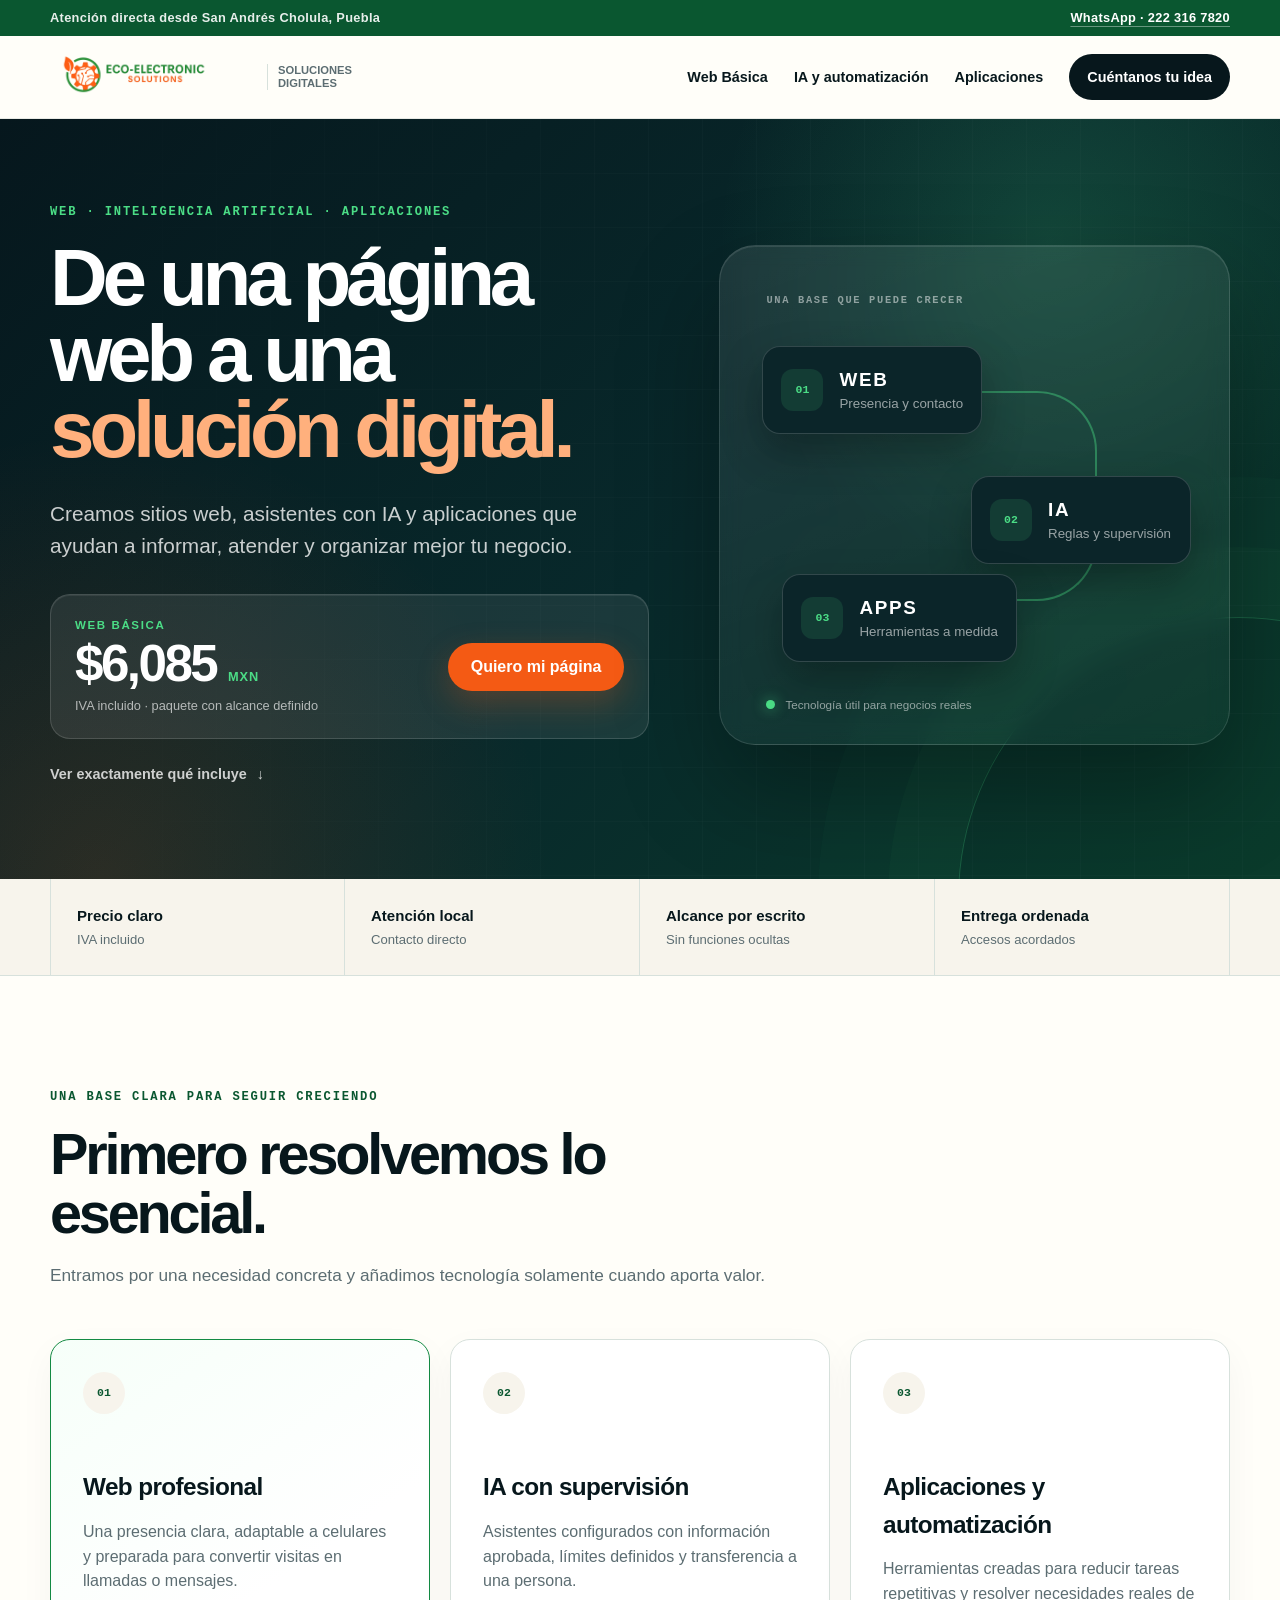
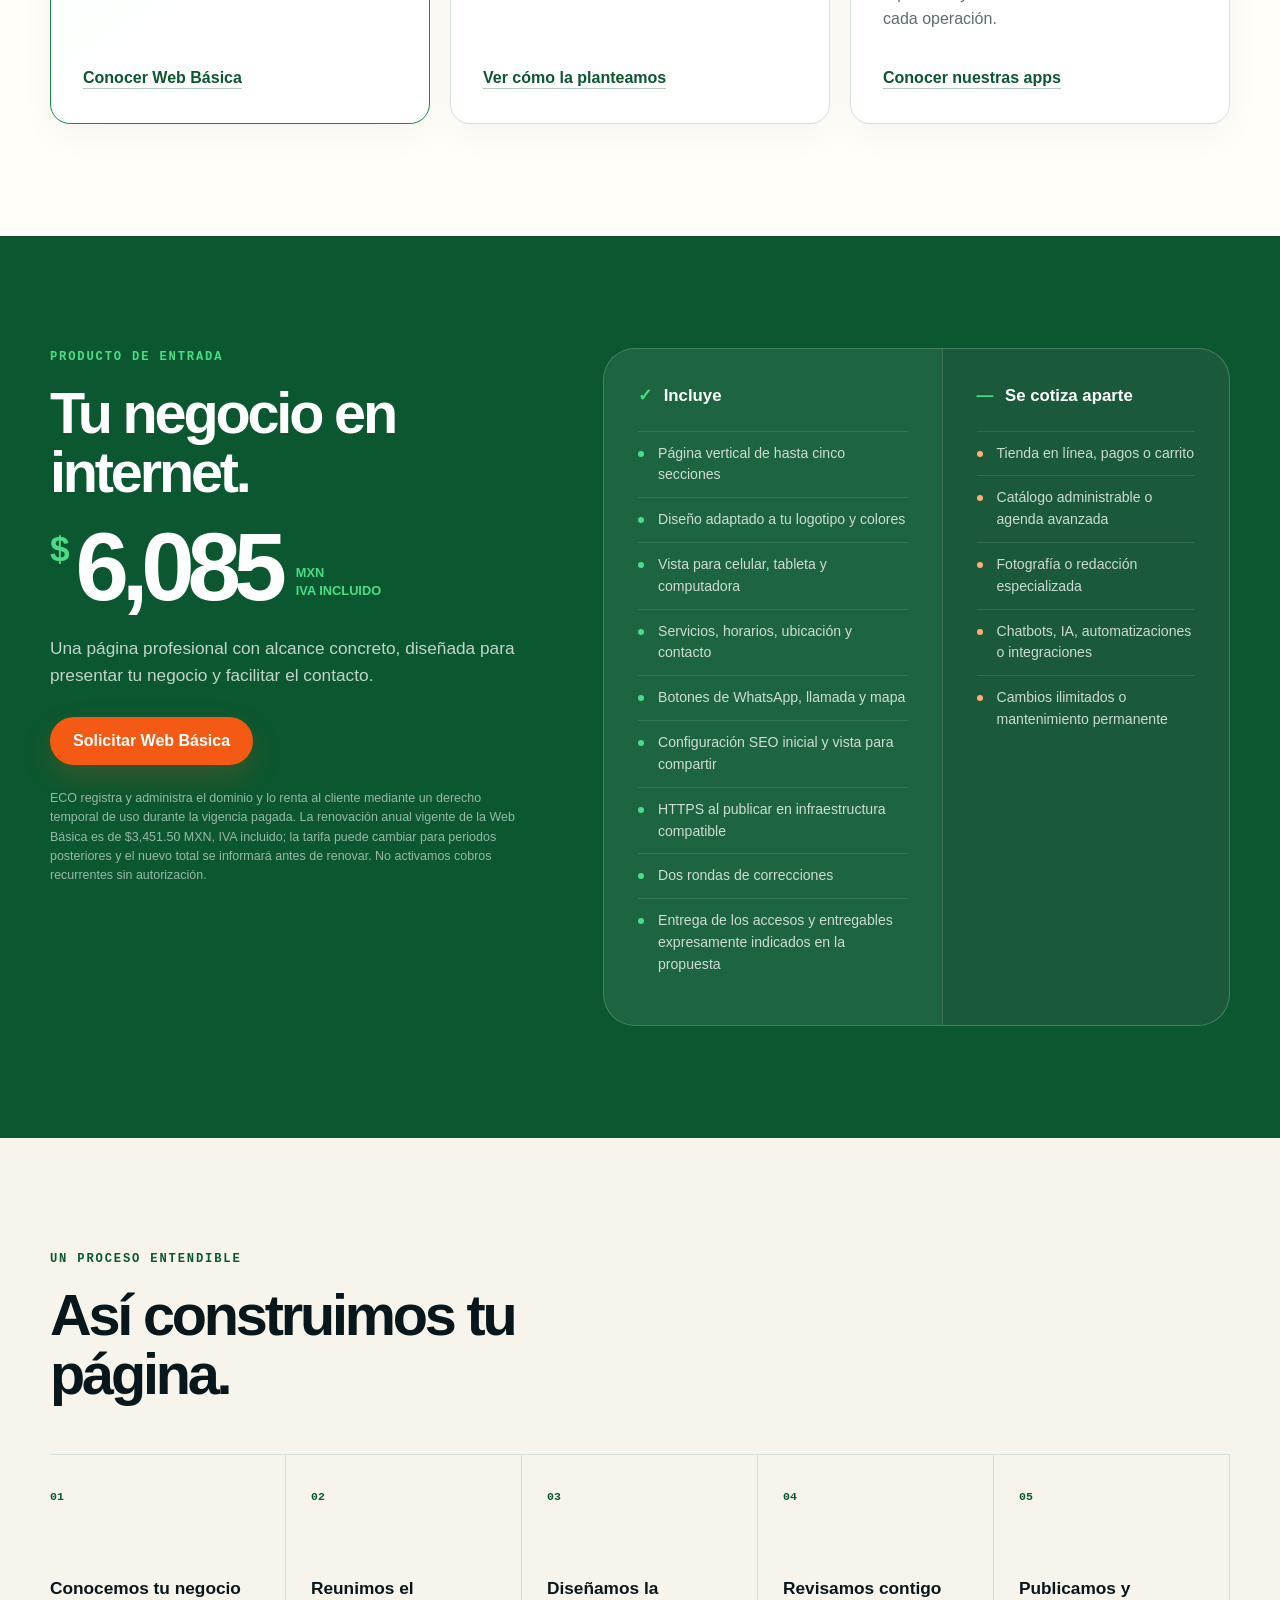
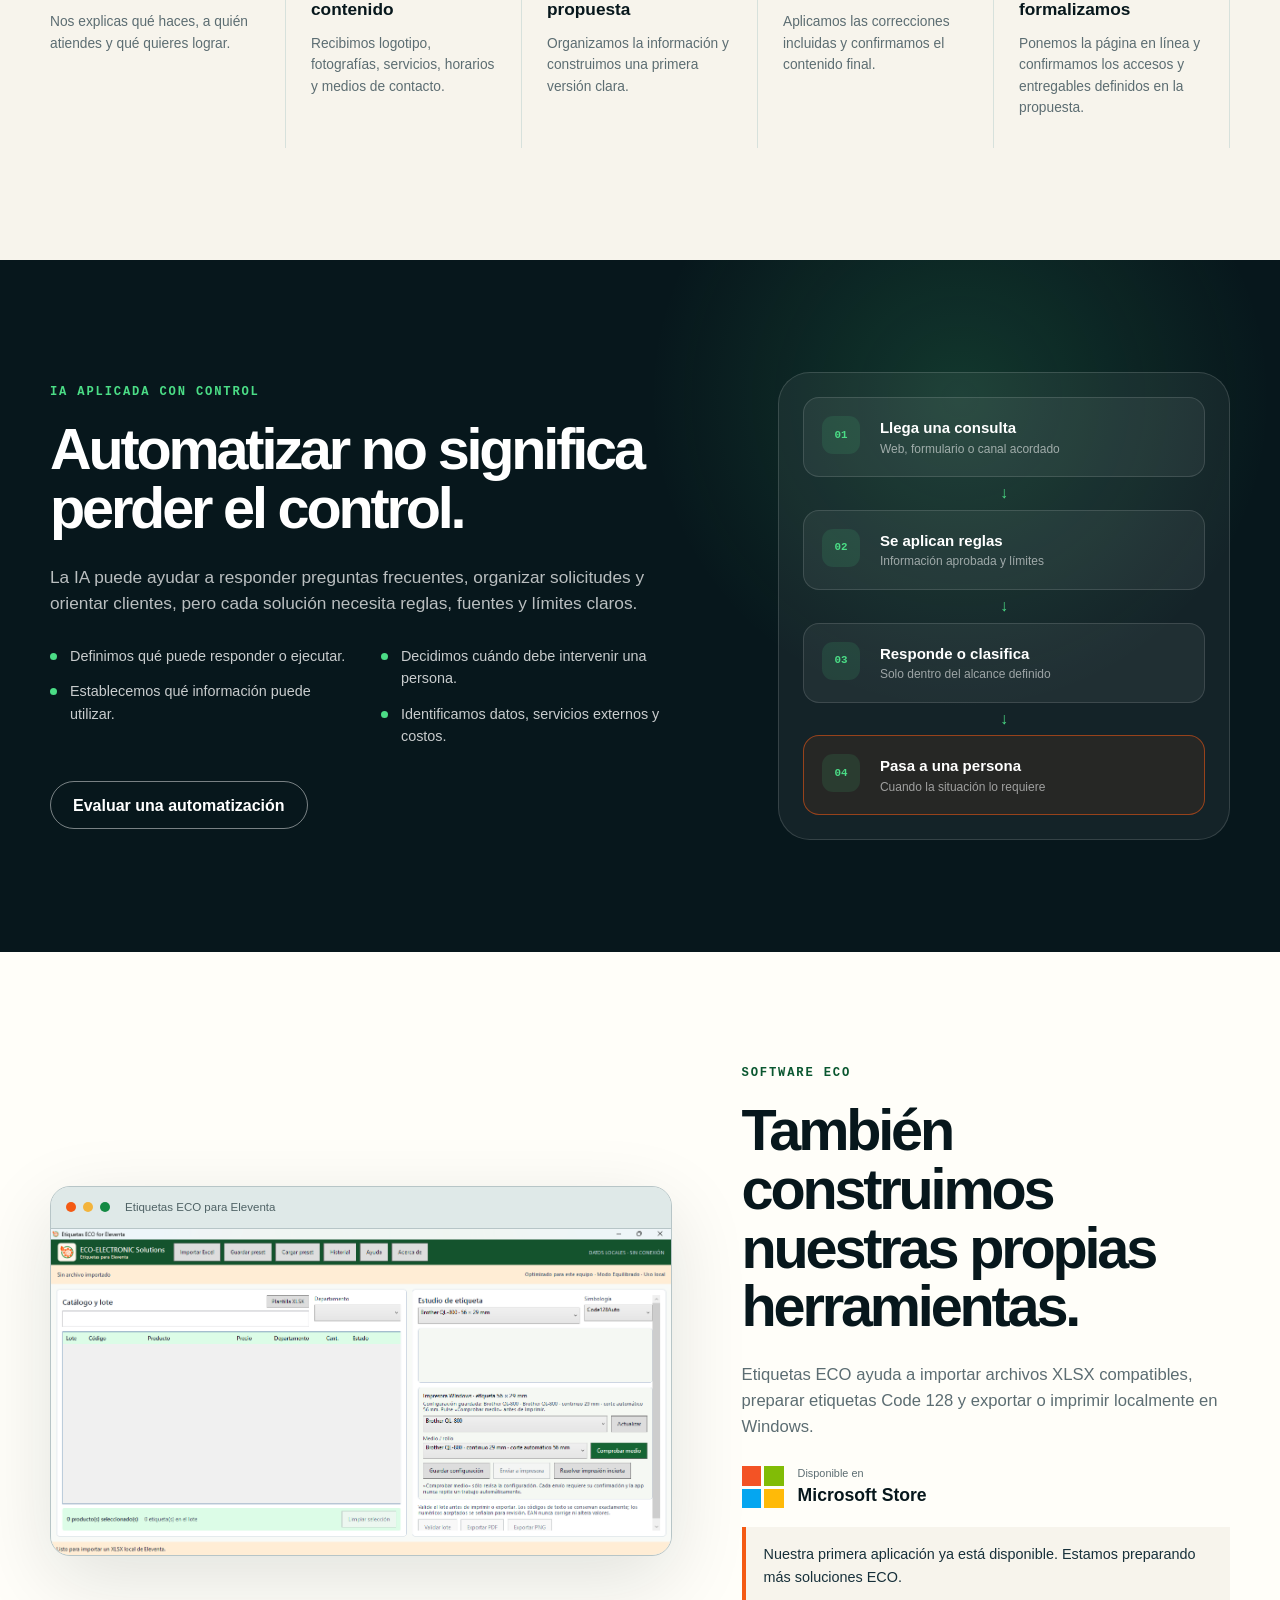
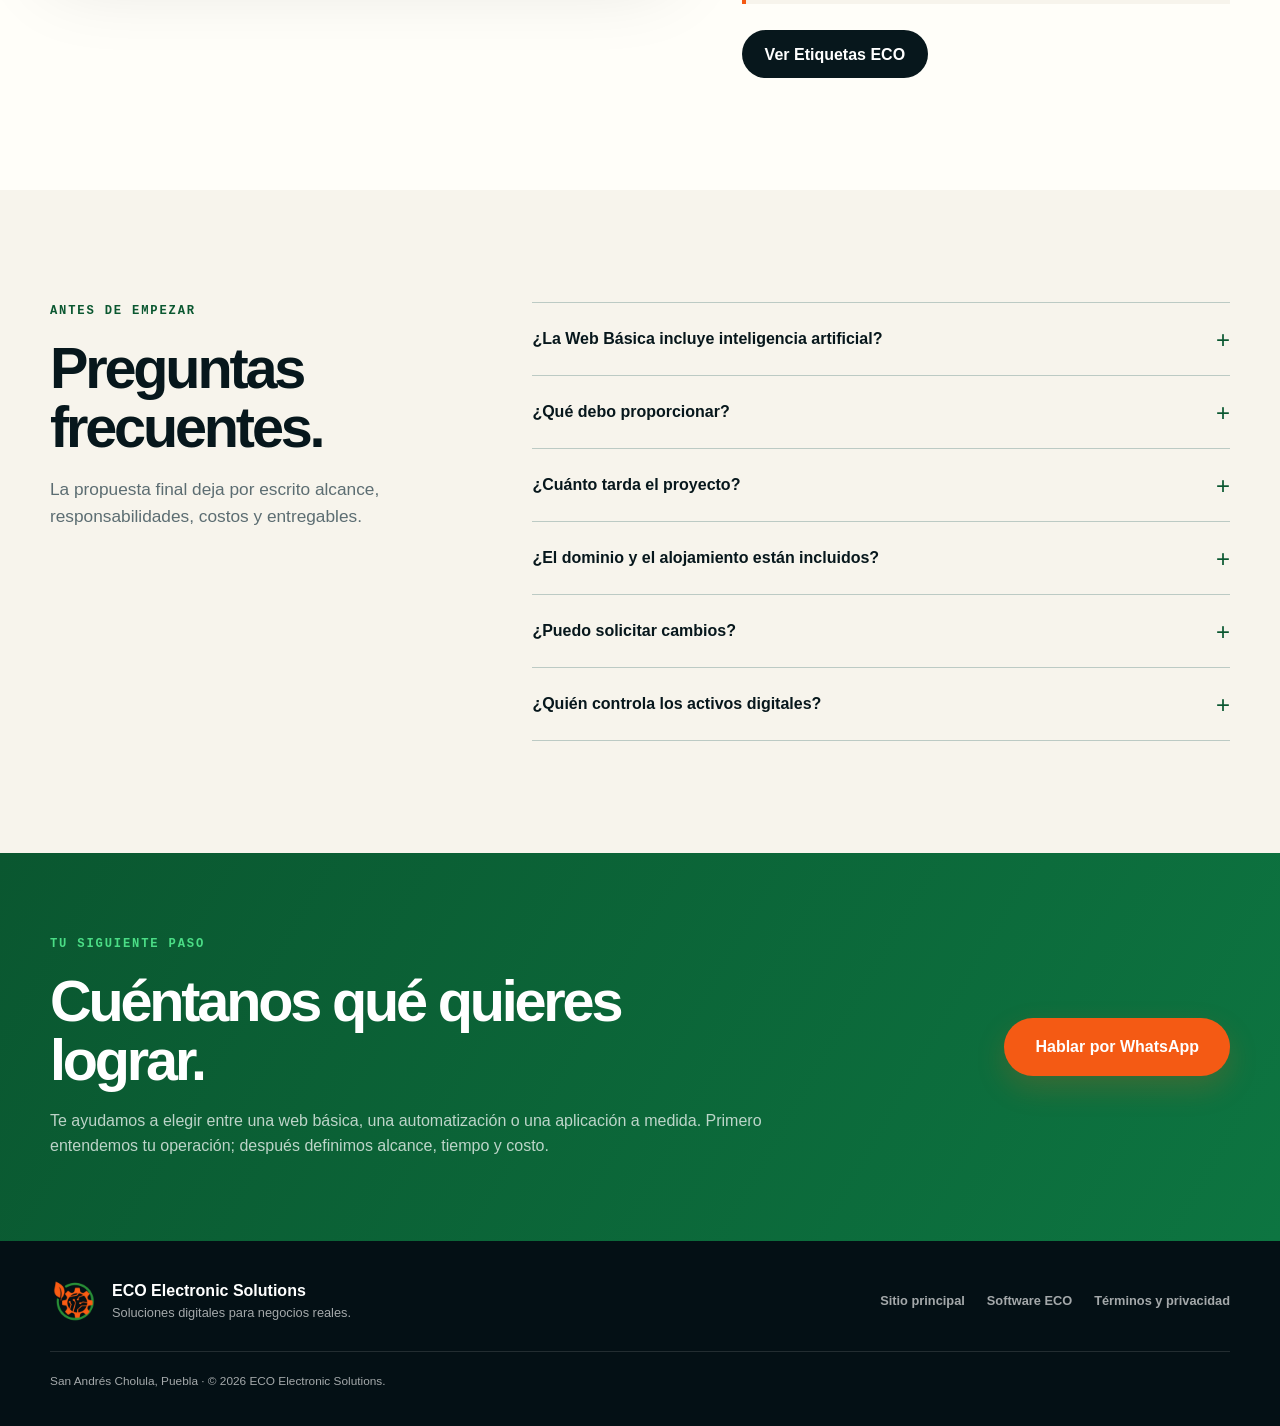
<file: soluciones-digitales.html>
<!-- Página independiente preparada para ECO Electronic Solutions. -->
<!DOCTYPE html><html lang="es-MX"><head><meta charset="utf-8"><meta name="viewport" content="width=device-width, initial-scale=1"><title>Soluciones digitales, páginas web e IA | ECO Electronic Solutions</title><meta name="description" content="Páginas web desde $6,085 MXN IVA incluido, automatización supervisada y aplicaciones para negocios. Atención directa en San Andrés Cholula."><meta property="og:title" content="De una página web a una solución digital"><meta property="og:description" content="Web Básica desde $6,085 MXN IVA incluido, IA supervisada y aplicaciones para negocios reales."><meta property="og:url" content="https://ecoelectronicsolutions.com.mx/soluciones-digitales.html"><meta property="og:site_name" content="ECO Electronic Solutions"><meta property="og:type" content="website"><meta property="og:locale" content="es_MX"><meta property="og:image" content="assets/og-soluciones-digitales.png"><meta property="og:image:width" content="1729"><meta property="og:image:height" content="910"><meta property="og:image:alt" content="ECO Electronic Solutions: Web Básica por $6,085 MXN IVA incluido"><meta name="twitter:card" content="summary_large_image"><meta name="twitter:title" content="De una página web a una solución digital"><meta name="twitter:description" content="Web Básica desde $6,085 MXN IVA incluido."><meta name="twitter:image" content="assets/og-soluciones-digitales.png"><link rel="shortcut icon" href="assets/eco-imagotipo.png"><link rel="icon" href="assets/eco-imagotipo.png"><link rel="canonical" href="https://ecoelectronicsolutions.com.mx/soluciones-digitales.html">

<style id="eco-soluciones-digitales-estilos">:root {
  --font-geist-sans: "Segoe UI", Arial, sans-serif;
  --font-geist-mono: Consolas, monospace;
  --ink: #07171c;
  --ink-soft: #17303a;
  --green: #138a43;
  --green-bright: #4bdd86;
  --green-deep: #0a5730;
  --orange: #f45a14;
  --orange-soft: #ffb07d;
  --cream: #f7f4ec;
  --paper: #fffef9;
  --line: #d7e1dc;
  --muted: #5c6d72;
  --white: #ffffff;
  --radius-lg: 32px;
  --radius-md: 20px;
  --shadow: 0 24px 80px rgba(7, 23, 28, 0.12);
}

* {
  box-sizing: border-box;
}

html {
  scroll-behavior: smooth;
  scroll-padding-top: 110px;
}

body {
  margin: 0;
  background: var(--paper);
  color: var(--ink);
  font-family: var(--font-geist-sans), "Segoe UI", Arial, sans-serif;
  line-height: 1.55;
  text-rendering: optimizeLegibility;
}

a {
  color: inherit;
  text-decoration: none;
}

img {
  display: block;
  max-width: 100%;
}

button,
a,
summary {
  -webkit-tap-highlight-color: transparent;
}

:focus-visible {
  outline: 3px solid #ffd166;
  outline-offset: 4px;
}

.shell {
  width: min(1180px, calc(100% - 40px));
  margin-inline: auto;
}

.skip-link {
  position: fixed;
  z-index: 100;
  left: 16px;
  top: 12px;
  padding: 12px 18px;
  border-radius: 999px;
  background: var(--white);
  color: var(--ink);
  transform: translateY(-160%);
  transition: transform 160ms ease;
}

.skip-link:focus {
  transform: translateY(0);
}

.local-bar {
  background: var(--green-deep);
  color: rgba(255, 255, 255, 0.9);
  font-size: 0.8rem;
  font-weight: 650;
  letter-spacing: 0.025em;
}

.local-bar-inner {
  min-height: 36px;
  display: flex;
  align-items: center;
  justify-content: space-between;
  gap: 18px;
}

.local-bar a {
  color: var(--white);
  text-decoration: underline;
  text-decoration-color: rgba(255, 255, 255, 0.38);
  text-underline-offset: 4px;
}

.site-header {
  position: sticky;
  z-index: 30;
  top: 0;
  background: rgba(255, 254, 249, 0.94);
  border-bottom: 1px solid rgba(7, 23, 28, 0.09);
  backdrop-filter: blur(16px);
}

.header-inner {
  min-height: 82px;
  display: flex;
  align-items: center;
  justify-content: space-between;
  gap: 28px;
}

.brand {
  display: flex;
  align-items: center;
  gap: 12px;
  min-width: 250px;
}

.brand img {
  width: 205px;
  height: 58px;
  object-fit: contain;
  object-position: left center;
}

.brand span {
  max-width: 70px;
  padding-left: 10px;
  border-left: 1px solid var(--line);
  color: var(--muted);
  font-size: 0.7rem;
  font-weight: 700;
  line-height: 1.2;
  text-transform: uppercase;
}

nav {
  display: flex;
  align-items: center;
  justify-content: flex-end;
  gap: 26px;
  font-size: 0.9rem;
  font-weight: 700;
}

nav > a:not(.nav-cta) {
  position: relative;
}

nav > a:not(.nav-cta)::after {
  content: "";
  position: absolute;
  left: 0;
  bottom: -8px;
  width: 100%;
  height: 2px;
  background: var(--green);
  transform: scaleX(0);
  transform-origin: left;
  transition: transform 180ms ease;
}

nav > a:hover::after {
  transform: scaleX(1);
}

.nav-cta {
  padding: 12px 18px;
  border-radius: 999px;
  background: var(--ink);
  color: var(--white);
}

.hero {
  position: relative;
  overflow: hidden;
  min-height: 720px;
  background:
    radial-gradient(circle at 82% 16%, rgba(75, 221, 134, 0.16), transparent 27%),
    radial-gradient(circle at 8% 100%, rgba(244, 90, 20, 0.15), transparent 32%),
    linear-gradient(135deg, #06171d 0%, #08292b 54%, #0a3b2b 100%);
  color: var(--white);
}

.hero::before,
.hero::after {
  content: "";
  position: absolute;
  pointer-events: none;
}

.hero::before {
  inset: 0;
  opacity: 0.18;
  background-image:
    linear-gradient(rgba(255, 255, 255, 0.1) 1px, transparent 1px),
    linear-gradient(90deg, rgba(255, 255, 255, 0.1) 1px, transparent 1px);
  background-size: 54px 54px;
  mask-image: linear-gradient(90deg, transparent 0%, #000 50%, #000 100%);
}

.hero::after {
  width: 560px;
  height: 560px;
  right: -240px;
  bottom: -300px;
  border: 1px solid rgba(75, 221, 134, 0.26);
  border-radius: 50%;
  box-shadow: 0 0 0 70px rgba(75, 221, 134, 0.025), 0 0 0 140px rgba(75, 221, 134, 0.018);
}

.hero-grid {
  position: relative;
  z-index: 2;
  min-height: 720px;
  display: grid;
  grid-template-columns: 1.08fr 0.92fr;
  align-items: center;
  gap: 70px;
  padding-block: 84px 92px;
}

.eyebrow {
  margin: 0 0 18px;
  color: var(--green-bright);
  font-family: var(--font-geist-mono), Consolas, monospace;
  font-size: 0.76rem;
  font-weight: 800;
  letter-spacing: 0.15em;
  text-transform: uppercase;
}

.eyebrow.dark {
  color: var(--green-deep);
}

.hero h1 {
  max-width: 720px;
  margin: 0;
  font-size: clamp(3.35rem, 6.25vw, 6.3rem);
  font-weight: 760;
  letter-spacing: -0.065em;
  line-height: 0.95;
}

.hero h1 span {
  color: var(--orange-soft);
}

.hero-lead {
  max-width: 690px;
  margin: 30px 0 32px;
  color: rgba(255, 255, 255, 0.78);
  font-size: clamp(1.05rem, 2vw, 1.3rem);
}

.hero-offer {
  max-width: 650px;
  display: flex;
  align-items: center;
  justify-content: space-between;
  gap: 24px;
  padding: 22px 24px;
  border: 1px solid rgba(255, 255, 255, 0.14);
  border-radius: var(--radius-md);
  background: rgba(255, 255, 255, 0.08);
  box-shadow: inset 0 1px 0 rgba(255, 255, 255, 0.08);
}

.hero-offer small {
  display: block;
  color: var(--green-bright);
  font-size: 0.72rem;
  font-weight: 800;
  letter-spacing: 0.14em;
}

.hero-offer strong {
  display: block;
  margin-top: 3px;
  font-size: clamp(2rem, 4vw, 3.45rem);
  line-height: 1;
  letter-spacing: -0.05em;
}

.hero-offer strong span {
  color: var(--green-bright);
  font-size: 0.8rem;
  letter-spacing: 0.08em;
}

.hero-offer p {
  margin: 7px 0 0;
  color: rgba(255, 255, 255, 0.65);
  font-size: 0.8rem;
}

.button {
  min-height: 48px;
  display: inline-flex;
  align-items: center;
  justify-content: center;
  padding: 13px 22px;
  border: 1px solid transparent;
  border-radius: 999px;
  font-weight: 800;
  line-height: 1.2;
  text-align: center;
  transition: transform 170ms ease, box-shadow 170ms ease, background 170ms ease;
}

.button:hover {
  transform: translateY(-2px);
}

.button-primary {
  background: var(--orange);
  color: var(--white);
  box-shadow: 0 12px 32px rgba(244, 90, 20, 0.25);
}

.button-orange {
  background: var(--orange);
  color: var(--white);
  box-shadow: 0 12px 30px rgba(244, 90, 20, 0.2);
}

.button-outline {
  border-color: rgba(255, 255, 255, 0.46);
  color: var(--white);
}

.button-dark {
  background: var(--ink);
  color: var(--white);
}

.button.large {
  min-height: 58px;
  padding-inline: 30px;
  font-size: 1rem;
}

.text-link {
  display: inline-flex;
  gap: 10px;
  margin-top: 24px;
  color: rgba(255, 255, 255, 0.78);
  font-size: 0.9rem;
  font-weight: 700;
}

.hero-system {
  position: relative;
  min-height: 500px;
  padding: 46px;
  border: 1px solid rgba(255, 255, 255, 0.13);
  border-radius: 36px;
  background: linear-gradient(160deg, rgba(255, 255, 255, 0.09), rgba(255, 255, 255, 0.025));
  box-shadow: 0 44px 100px rgba(0, 0, 0, 0.3), inset 0 1px 0 rgba(255, 255, 255, 0.1);
  backdrop-filter: blur(10px);
}

.system-kicker {
  color: rgba(255, 255, 255, 0.5);
  font-family: var(--font-geist-mono), monospace;
  font-size: 0.65rem;
  font-weight: 700;
  letter-spacing: 0.16em;
}

.system-card {
  position: absolute;
  z-index: 2;
  min-width: 220px;
  display: flex;
  align-items: center;
  gap: 16px;
  padding: 18px;
  border: 1px solid rgba(255, 255, 255, 0.16);
  border-radius: 18px;
  background: #0b2529;
  box-shadow: 0 18px 42px rgba(0, 0, 0, 0.28);
}

.system-card strong,
.system-card small {
  display: block;
}

.system-card strong {
  font-size: 1.18rem;
  letter-spacing: 0.09em;
}

.system-card small {
  color: rgba(255, 255, 255, 0.58);
}

.system-number {
  width: 42px;
  height: 42px;
  display: grid;
  place-items: center;
  border-radius: 12px;
  background: rgba(75, 221, 134, 0.12);
  color: var(--green-bright);
  font-family: var(--font-geist-mono), monospace;
  font-size: 0.72rem;
  font-weight: 800;
}

.system-web { left: 42px; top: 100px; }
.system-ai { right: 38px; top: 230px; }
.system-apps { left: 62px; bottom: 82px; }

.system-rail {
  position: absolute;
  left: 42%;
  top: 145px;
  width: 32%;
  height: 210px;
  border-top: 2px solid rgba(75, 221, 134, 0.42);
  border-right: 2px solid rgba(75, 221, 134, 0.42);
  border-bottom: 2px solid rgba(75, 221, 134, 0.42);
  border-radius: 0 60px 60px 0;
}

.system-rail i {
  position: absolute;
  width: 11px;
  height: 11px;
  border-radius: 50%;
  background: var(--green-bright);
  box-shadow: 0 0 18px rgba(75, 221, 134, 0.8);
}

.system-rail i:nth-child(1) { left: -6px; top: -6px; }
.system-rail i:nth-child(2) { right: -6px; top: 49%; }
.system-rail i:nth-child(3) { left: -6px; bottom: -6px; }

.system-status {
  position: absolute;
  left: 46px;
  bottom: 30px;
  display: flex;
  align-items: center;
  gap: 10px;
  color: rgba(255, 255, 255, 0.56);
  font-size: 0.73rem;
}

.system-status span {
  width: 9px;
  height: 9px;
  border-radius: 50%;
  background: var(--green-bright);
  box-shadow: 0 0 14px rgba(75, 221, 134, 0.7);
}

.trust-strip {
  background: var(--cream);
  border-bottom: 1px solid var(--line);
}

.trust-grid {
  display: grid;
  grid-template-columns: repeat(4, 1fr);
}

.trust-grid div {
  min-height: 96px;
  display: flex;
  flex-direction: column;
  justify-content: center;
  padding: 20px 26px;
  border-right: 1px solid var(--line);
}

.trust-grid div:first-child { border-left: 1px solid var(--line); }
.trust-grid strong { font-size: 0.94rem; }
.trust-grid span { margin-top: 3px; color: var(--muted); font-size: 0.82rem; }

.section {
  padding-block: 112px;
}

.section-heading {
  max-width: 760px;
  margin-bottom: 50px;
}

.section-heading.compact {
  max-width: 590px;
}

.section-heading h2,
.package h2,
.automation h2,
.apps h2,
.final-cta h2 {
  margin: 0;
  font-size: clamp(2.25rem, 4.5vw, 4.4rem);
  letter-spacing: -0.055em;
  line-height: 1.02;
}

.section-heading > p:last-child {
  margin: 20px 0 0;
  color: var(--muted);
  font-size: 1.08rem;
}

.solutions {
  background: var(--paper);
}

.solution-grid {
  display: grid;
  grid-template-columns: repeat(3, 1fr);
  gap: 20px;
}

.solution-card {
  min-height: 350px;
  display: flex;
  flex-direction: column;
  padding: 32px;
  border: 1px solid var(--line);
  border-radius: var(--radius-md);
  background: var(--white);
  box-shadow: 0 12px 36px rgba(7, 23, 28, 0.04);
}

.solution-card.featured {
  border-color: var(--green);
  background: linear-gradient(145deg, #f6fff9, #ffffff 62%);
}

.card-index {
  width: 42px;
  height: 42px;
  display: grid;
  place-items: center;
  border-radius: 50%;
  background: var(--cream);
  color: var(--green-deep);
  font-family: var(--font-geist-mono), monospace;
  font-size: 0.72rem;
  font-weight: 800;
}

.solution-card h3 {
  margin: 54px 0 14px;
  font-size: 1.52rem;
  letter-spacing: -0.025em;
}

.solution-card p {
  margin: 0;
  color: var(--muted);
}

.solution-card a {
  margin-top: auto;
  padding-top: 34px;
  color: var(--green-deep);
  font-weight: 800;
  text-decoration: underline;
  text-decoration-color: rgba(10, 87, 48, 0.3);
  text-underline-offset: 5px;
}

.package {
  background: var(--green-deep);
  color: var(--white);
}

.package-grid {
  display: grid;
  grid-template-columns: 0.86fr 1.14fr;
  gap: 80px;
  align-items: start;
}

.price-lockup {
  display: flex;
  align-items: flex-end;
  margin: 24px 0 18px;
  line-height: 0.85;
}

.price-lockup > span {
  align-self: flex-start;
  margin: 8px 6px 0 0;
  color: var(--green-bright);
  font-size: 2.2rem;
  font-weight: 800;
}

.price-lockup strong {
  font-size: clamp(4rem, 7.5vw, 7rem);
  letter-spacing: -0.075em;
}

.price-lockup small {
  margin-left: 16px;
  padding-bottom: 8px;
  color: var(--green-bright);
  font-size: 0.8rem;
  font-weight: 800;
  line-height: 1.4;
  text-transform: uppercase;
}

.package-summary {
  max-width: 500px;
  margin: 28px 0;
  color: rgba(255, 255, 255, 0.75);
  font-size: 1.08rem;
}

.fine-print {
  max-width: 500px;
  margin: 24px 0 0;
  color: rgba(255, 255, 255, 0.58);
  font-size: 0.78rem;
}

.scope-panel {
  overflow: hidden;
  display: grid;
  grid-template-columns: 1.08fr 0.92fr;
  border: 1px solid rgba(255, 255, 255, 0.18);
  border-radius: var(--radius-lg);
  background: rgba(255, 255, 255, 0.08);
}

.scope-column {
  padding: 34px 34px 38px;
}

.scope-column + .scope-column {
  border-left: 1px solid rgba(255, 255, 255, 0.14);
}

.scope-column.exclusions {
  background: rgba(0, 0, 0, 0.11);
}

.scope-column h3 {
  margin: 0 0 22px;
  font-size: 1.05rem;
}

.scope-column h3 span {
  color: var(--green-bright);
  margin-right: 7px;
}

.scope-column ul,
.guardrails {
  margin: 0;
  padding: 0;
  list-style: none;
}

.scope-column li {
  position: relative;
  padding: 11px 0 11px 20px;
  border-top: 1px solid rgba(255, 255, 255, 0.11);
  color: rgba(255, 255, 255, 0.78);
  font-size: 0.88rem;
}

.scope-column li::before {
  content: "";
  position: absolute;
  left: 0;
  top: 19px;
  width: 6px;
  height: 6px;
  border-radius: 50%;
  background: var(--green-bright);
}

.exclusions li::before {
  background: var(--orange-soft);
}

.process {
  background: var(--cream);
}

.process-list {
  display: grid;
  grid-template-columns: repeat(5, 1fr);
  margin: 0;
  padding: 0;
  border-top: 1px solid var(--line);
  list-style: none;
}

.process-list li {
  position: relative;
  min-height: 260px;
  padding: 28px 25px 30px 0;
  border-right: 1px solid var(--line);
}

.process-list li + li {
  padding-left: 25px;
}

.process-list > li > span {
  color: var(--green-deep);
  font-family: var(--font-geist-mono), monospace;
  font-size: 0.72rem;
  font-weight: 800;
}

.process-list h3 {
  margin: 70px 0 12px;
  font-size: 1.08rem;
  line-height: 1.25;
}

.process-list p {
  margin: 0;
  color: var(--muted);
  font-size: 0.86rem;
}

.automation {
  overflow: hidden;
  background:
    radial-gradient(circle at 75% 20%, rgba(75, 221, 134, 0.16), transparent 28%),
    var(--ink);
  color: var(--white);
}

.automation-grid {
  display: grid;
  grid-template-columns: 1fr 0.72fr;
  gap: 100px;
  align-items: center;
}

.automation-lead {
  max-width: 670px;
  margin: 26px 0 28px;
  color: rgba(255, 255, 255, 0.72);
  font-size: 1.08rem;
}

.guardrails {
  margin-bottom: 32px;
  columns: 2;
  column-gap: 34px;
}

.guardrails li {
  break-inside: avoid;
  position: relative;
  margin-bottom: 13px;
  padding-left: 20px;
  color: rgba(255, 255, 255, 0.78);
  font-size: 0.9rem;
}

.guardrails li::before {
  content: "";
  position: absolute;
  left: 0;
  top: 0.55em;
  width: 7px;
  height: 7px;
  border-radius: 50%;
  background: var(--green-bright);
}

.automation-flow {
  position: relative;
  padding: 24px;
  border: 1px solid rgba(255, 255, 255, 0.14);
  border-radius: var(--radius-lg);
  background: rgba(255, 255, 255, 0.055);
}

.automation-flow > div {
  display: grid;
  grid-template-columns: 44px 1fr;
  column-gap: 14px;
  padding: 18px;
  border: 1px solid rgba(255, 255, 255, 0.13);
  border-radius: 16px;
  background: rgba(255, 255, 255, 0.055);
}

.automation-flow > div.human {
  border-color: rgba(244, 90, 20, 0.55);
  background: rgba(244, 90, 20, 0.08);
}

.automation-flow span {
  grid-row: 1 / 3;
  width: 38px;
  height: 38px;
  display: grid;
  place-items: center;
  border-radius: 11px;
  background: rgba(75, 221, 134, 0.11);
  color: var(--green-bright);
  font-family: var(--font-geist-mono), monospace;
  font-size: 0.68rem;
  font-weight: 800;
}

.automation-flow strong,
.automation-flow small {
  display: block;
}

.automation-flow strong { font-size: 0.94rem; }
.automation-flow small { color: rgba(255, 255, 255, 0.56); font-size: 0.75rem; }
.automation-flow > i { display: block; margin: 4px 0; color: var(--green-bright); text-align: center; font-style: normal; }

.apps {
  background: var(--paper);
}

.apps-grid {
  display: grid;
  grid-template-columns: 1.12fr 0.88fr;
  gap: 70px;
  align-items: center;
}

.app-visual {
  overflow: hidden;
  border: 1px solid #b7c5c7;
  border-radius: 20px;
  background: #eaf1f0;
  box-shadow: var(--shadow);
}

.window-bar {
  height: 42px;
  display: flex;
  align-items: center;
  gap: 7px;
  padding-inline: 15px;
  background: #dfe9e8;
  border-bottom: 1px solid #b7c5c7;
}

.window-bar i {
  width: 10px;
  height: 10px;
  border-radius: 50%;
  background: #8ea2a1;
}

.window-bar i:first-child { background: var(--orange); }
.window-bar i:nth-child(2) { background: #f3b43c; }
.window-bar i:nth-child(3) { background: var(--green); }
.window-bar span { margin-left: 8px; color: #4f6265; font-size: 0.72rem; }
.app-visual img { width: 100%; height: auto; }

.app-copy > p:not(.eyebrow):not(.launch-note) {
  margin: 26px 0 20px;
  color: var(--muted);
  font-size: 1.04rem;
}

.store-row {
  display: flex;
  align-items: center;
  gap: 14px;
  margin: 26px 0 18px;
}

.store-mark {
  width: 42px;
  height: 42px;
  display: grid;
  grid-template-columns: 1fr 1fr;
  grid-template-rows: 1fr 1fr;
  gap: 3px;
}

.store-mark i:nth-child(1) { background: #f35325; }
.store-mark i:nth-child(2) { background: #81bc06; }
.store-mark i:nth-child(3) { background: #05a6f0; }
.store-mark i:nth-child(4) { background: #ffba08; }
.store-row small, .store-row strong { display: block; }
.store-row small { color: var(--muted); font-size: 0.68rem; }
.store-row strong { font-size: 1.1rem; }

.launch-note {
  margin: 0 0 26px;
  padding: 16px 18px;
  border-left: 4px solid var(--orange);
  background: var(--cream);
  color: var(--ink-soft);
  font-size: 0.9rem;
}

.faq {
  background: var(--cream);
}

.faq-grid {
  display: grid;
  grid-template-columns: 0.72fr 1.28fr;
  gap: 90px;
  align-items: start;
}

.faq-list details {
  border-top: 1px solid #bccac4;
}

.faq-list details:last-child {
  border-bottom: 1px solid #bccac4;
}

.faq-list summary {
  min-height: 72px;
  display: flex;
  align-items: center;
  justify-content: space-between;
  gap: 20px;
  cursor: pointer;
  font-weight: 750;
  list-style: none;
}

.faq-list summary::-webkit-details-marker { display: none; }
.faq-list summary span { color: var(--green-deep); font-size: 1.5rem; font-weight: 400; transition: transform 160ms ease; }
.faq-list details[open] summary span { transform: rotate(45deg); }
.faq-list details p { max-width: 760px; margin: -4px 0 22px; color: var(--muted); }

.final-cta {
  padding-block: 82px;
  background: linear-gradient(120deg, var(--green-deep), #0d7541);
  color: var(--white);
}

.final-cta-grid {
  display: grid;
  grid-template-columns: 1fr auto;
  gap: 70px;
  align-items: center;
}

.final-cta h2 {
  max-width: 720px;
}

.final-cta p:not(.eyebrow) {
  max-width: 760px;
  margin: 20px 0 0;
  color: rgba(255, 255, 255, 0.73);
}

footer {
  padding-block: 36px;
  background: #041015;
  color: rgba(255, 255, 255, 0.64);
}

.footer-grid {
  display: grid;
  grid-template-columns: 1fr auto;
  gap: 26px 50px;
  align-items: center;
}

.footer-brand {
  display: flex;
  align-items: center;
  gap: 14px;
}

.footer-brand img { width: 48px; height: 48px; object-fit: contain; }
.footer-brand strong, .footer-brand span { display: block; }
.footer-brand strong { color: var(--white); }
.footer-brand span { font-size: 0.8rem; }
.footer-links { display: flex; gap: 22px; font-size: 0.8rem; font-weight: 700; }
.footer-links a:hover { color: var(--white); }
.footer-grid > p { grid-column: 1 / -1; margin: 0; padding-top: 20px; border-top: 1px solid rgba(255, 255, 255, 0.12); font-size: 0.74rem; }

@media (max-width: 1050px) {
  nav { gap: 16px; font-size: 0.82rem; }
  nav a:nth-child(2) { display: none; }
  .hero-grid { grid-template-columns: 1fr; gap: 54px; }
  .hero-copy { max-width: 820px; }
  .hero-system { width: min(100%, 620px); min-height: 430px; }
  .hero { min-height: auto; }
  .hero-grid { min-height: auto; }
  .package-grid, .automation-grid, .apps-grid { grid-template-columns: 1fr; }
  .package-grid, .automation-grid { gap: 56px; }
  .apps-grid { gap: 52px; }
  .app-copy { max-width: 720px; }
  .process-list { grid-template-columns: repeat(3, 1fr); }
  .process-list li:nth-child(3) { border-right: none; }
  .process-list li:nth-child(n+4) { border-top: 1px solid var(--line); }
  .faq-grid { grid-template-columns: 1fr; gap: 30px; }
}

@media (max-width: 760px) {
  html { scroll-padding-top: 164px; }
  .shell { width: min(100% - 28px, 1180px); }
  .local-bar-inner { justify-content: center; min-height: 38px; }
  .local-bar-inner > span { display: none; }
  .header-inner { min-height: 0; padding-block: 10px; flex-wrap: wrap; gap: 8px 14px; }
  .brand { min-width: 0; }
  .brand img { width: 170px; height: 50px; }
  .brand span { display: none; }
  .header-inner nav { flex: 1 0 100%; min-width: 0; justify-content: flex-start; flex-wrap: wrap; gap: 6px 14px; font-size: 0.72rem; }
  .header-inner nav > a { display: inline-flex; align-items: center; min-height: 32px; white-space: nowrap; }
  .header-inner nav > a:not(.nav-cta)::after { bottom: 1px; }
  .nav-cta { padding: 8px 12px; font-size: 0.72rem; }
  .hero-grid { padding-block: 62px 70px; }
  .hero h1 { font-size: clamp(3.05rem, 15vw, 4.6rem); }
  .hero-lead { font-size: 1rem; }
  .hero-offer { align-items: stretch; flex-direction: column; }
  .hero-offer .button { width: 100%; }
  .hero-system { min-height: 420px; padding: 30px; }
  .system-card { min-width: 190px; padding: 14px; }
  .system-web { left: 24px; top: 80px; }
  .system-ai { right: 20px; top: 195px; }
  .system-apps { left: 38px; bottom: 78px; }
  .system-rail { top: 125px; height: 188px; }
  .system-status { left: 28px; bottom: 26px; }
  .trust-grid { grid-template-columns: 1fr 1fr; }
  .trust-grid div:nth-child(3) { border-left: 1px solid var(--line); }
  .trust-grid div:nth-child(n+3) { border-top: 1px solid var(--line); }
  .section { padding-block: 76px; }
  .solution-grid { grid-template-columns: 1fr; }
  .solution-card { min-height: 280px; }
  .solution-card h3 { margin-top: 38px; }
  .scope-panel { grid-template-columns: 1fr; }
  .scope-column + .scope-column { border-left: none; border-top: 1px solid rgba(255, 255, 255, 0.14); }
  .process-list { grid-template-columns: 1fr; border-top: none; }
  .process-list li,
  .process-list li + li { min-height: auto; padding: 24px 0; border-top: 1px solid var(--line); border-right: none; }
  .process-list h3 { margin: 22px 0 8px; }
  .guardrails { columns: 1; }
  .automation-flow { padding: 16px; }
  .apps-grid { gap: 42px; }
  .app-visual { border-radius: 12px; }
  .window-bar { height: 34px; }
  .faq-list summary { min-height: 78px; font-size: 0.94rem; }
  .final-cta-grid { grid-template-columns: 1fr; gap: 34px; }
  .final-cta-grid .button { justify-self: start; }
  .footer-grid { grid-template-columns: 1fr; }
  .footer-links { flex-wrap: wrap; }
}

@media (max-width: 430px) {
  .brand img { width: 148px; }
  .nav-cta { max-width: 132px; }
  .hero-system { min-height: 385px; }
  .system-card { min-width: 172px; gap: 10px; }
  .system-card small { font-size: 0.68rem; }
  .system-ai { top: 177px; }
  .system-apps { bottom: 70px; }
  .trust-grid { grid-template-columns: 1fr; }
  .trust-grid div,
  .trust-grid div:first-child,
  .trust-grid div:nth-child(3) { min-height: 74px; border: none; border-top: 1px solid var(--line); }
  .price-lockup strong { font-size: 4rem; }
  .price-lockup small { margin-left: 10px; }
}

@media (prefers-reduced-motion: reduce) {
  html { scroll-behavior: auto; }
  *, *::before, *::after { transition-duration: 0.01ms !important; animation-duration: 0.01ms !important; }
}
</style></head><body class="__variable_geist_1sirigh __variable_geist_mono_1l3kpwh"><main id="inicio"><a class="skip-link" href="#contenido">Saltar al contenido</a><div class="local-bar"><div class="shell local-bar-inner"><span>Atención directa desde San Andrés Cholula, Puebla</span><a href="https://wa.me/522223167820?text=Hola%2C%20vi%20las%20soluciones%20digitales%20de%20ECO%20y%20quiero%20informaci%C3%B3n%20sobre%20una%20p%C3%A1gina%20web%2C%20automatizaci%C3%B3n%20con%20IA%20o%20aplicaci%C3%B3n." target="_blank" rel="noreferrer">WhatsApp · 222 316 7820</a></div></div><header class="site-header"><div class="shell header-inner"><a class="brand" href="./index.html" aria-label="ECO Electronic Solutions, volver al sitio principal"><img src="assets/eco-logo.png" alt="ECO Electronic Solutions"><span>Soluciones digitales</span></a><nav aria-label="Navegación principal"><a href="#web-basica">Web Básica</a><a href="#automatizacion">IA y automatización</a><a href="#aplicaciones">Aplicaciones</a><a class="nav-cta" href="https://wa.me/522223167820?text=Hola%2C%20tengo%20una%20idea%20para%20una%20soluci%C3%B3n%20digital%20y%20quiero%20contarles%20mi%20proyecto%3A%20" target="_blank" rel="noreferrer">Cuéntanos tu idea</a></nav></div></header><div id="contenido"><section class="hero" aria-labelledby="hero-title"><div class="hero-grid shell"><div class="hero-copy"><p class="eyebrow">WEB · INTELIGENCIA ARTIFICIAL · APLICACIONES</p><h1 id="hero-title">De una página web a una <span>solución digital.</span></h1><p class="hero-lead">Creamos sitios web, asistentes con IA y aplicaciones que ayudan a informar, atender y organizar mejor tu negocio.</p><div class="hero-offer" aria-label="Oferta de Web Básica"><div><small>WEB BÁSICA</small><strong>$6,085 <span>MXN</span></strong><p>IVA incluido · paquete con alcance definido</p></div><a class="button button-primary" href="https://wa.me/522223167820?text=Hola%2C%20vi%20las%20soluciones%20digitales%20de%20ECO%20y%20quiero%20informaci%C3%B3n%20sobre%20la%20Web%20B%C3%A1sica%20de%20%246%2C085%20IVA%20incluido." target="_blank" rel="noreferrer">Quiero mi página</a></div><a class="text-link" href="#web-basica">Ver exactamente qué incluye <span aria-hidden="true">↓</span></a></div><div class="hero-system" aria-label="Web, inteligencia artificial y aplicaciones conectadas"><div class="system-kicker">UNA BASE QUE PUEDE CRECER</div><div class="system-card system-web"><span class="system-number">01</span><div><strong>WEB</strong><small>Presencia y contacto</small></div></div><div class="system-rail" aria-hidden="true"><i></i><i></i><i></i></div><div class="system-card system-ai"><span class="system-number">02</span><div><strong>IA</strong><small>Reglas y supervisión</small></div></div><div class="system-card system-apps"><span class="system-number">03</span><div><strong>APPS</strong><small>Herramientas a medida</small></div></div><div class="system-status"><span aria-hidden="true"></span> Tecnología útil para negocios reales</div></div></div></section><section class="trust-strip" aria-label="Principios del servicio"><div class="shell trust-grid"><div><strong>Precio claro</strong><span>IVA incluido</span></div><div><strong>Atención local</strong><span>Contacto directo</span></div><div><strong>Alcance por escrito</strong><span>Sin funciones ocultas</span></div><div><strong>Entrega ordenada</strong><span>Accesos acordados</span></div></div></section><section class="section solutions" id="soluciones" aria-labelledby="solutions-title"><div class="shell"><div class="section-heading"><p class="eyebrow dark">UNA BASE CLARA PARA SEGUIR CRECIENDO</p><h2 id="solutions-title">Primero resolvemos lo esencial.</h2><p>Entramos por una necesidad concreta y añadimos tecnología solamente cuando aporta valor.</p></div><div class="solution-grid"><article class="solution-card featured"><span class="card-index">01</span><h3>Web profesional</h3><p>Una presencia clara, adaptable a celulares y preparada para convertir visitas en llamadas o mensajes.</p><a href="#web-basica">Conocer Web Básica</a></article><article class="solution-card"><span class="card-index">02</span><h3>IA con supervisión</h3><p>Asistentes configurados con información aprobada, límites definidos y transferencia a una persona.</p><a href="#automatizacion">Ver cómo la planteamos</a></article><article class="solution-card"><span class="card-index">03</span><h3>Aplicaciones y automatización</h3><p>Herramientas creadas para reducir tareas repetitivas y resolver necesidades reales de cada operación.</p><a href="#aplicaciones">Conocer nuestras apps</a></article></div></div></section><section class="section package" id="web-basica" aria-labelledby="package-title"><div class="shell package-grid"><div class="package-intro"><p class="eyebrow">PRODUCTO DE ENTRADA</p><h2 id="package-title">Tu negocio en internet.</h2><div class="price-lockup"><span>$</span><strong>6,085</strong><small>MXN<br>IVA incluido</small></div><p class="package-summary">Una página profesional con alcance concreto, diseñada para presentar tu negocio y facilitar el contacto.</p><a class="button button-orange" href="https://wa.me/522223167820?text=Hola%2C%20vi%20las%20soluciones%20digitales%20de%20ECO%20y%20quiero%20informaci%C3%B3n%20sobre%20la%20Web%20B%C3%A1sica%20de%20%246%2C085%20IVA%20incluido." target="_blank" rel="noreferrer">Solicitar Web Básica</a><p class="fine-print">ECO registra y administra el dominio y lo renta al cliente mediante un derecho temporal de uso durante la vigencia pagada. La renovación anual vigente de la Web Básica es de $3,451.50 MXN, IVA incluido; la tarifa puede cambiar para periodos posteriores y el nuevo total se informará antes de renovar. No activamos cobros recurrentes sin autorización.</p></div><div class="scope-panel"><div class="scope-column"><h3><span aria-hidden="true">✓</span> Incluye</h3><ul><li>Página vertical de hasta cinco secciones</li><li>Diseño adaptado a tu logotipo y colores</li><li>Vista para celular, tableta y computadora</li><li>Servicios, horarios, ubicación y contacto</li><li>Botones de WhatsApp, llamada y mapa</li><li>Configuración SEO inicial y vista para compartir</li><li>HTTPS al publicar en infraestructura compatible</li><li>Dos rondas de correcciones</li><li>Entrega de los accesos y entregables expresamente indicados en la propuesta</li></ul></div><div class="scope-column exclusions"><h3><span aria-hidden="true">—</span> Se cotiza aparte</h3><ul><li>Tienda en línea, pagos o carrito</li><li>Catálogo administrable o agenda avanzada</li><li>Fotografía o redacción especializada</li><li>Chatbots, IA, automatizaciones o integraciones</li><li>Cambios ilimitados o mantenimiento permanente</li></ul></div></div></div></section><section class="section process" aria-labelledby="process-title"><div class="shell"><div class="section-heading compact"><p class="eyebrow dark">UN PROCESO ENTENDIBLE</p><h2 id="process-title">Así construimos tu página.</h2></div><ol class="process-list"><li><span>01</span><h3>Conocemos tu negocio</h3><p>Nos explicas qué haces, a quién atiendes y qué quieres lograr.</p></li><li><span>02</span><h3>Reunimos el contenido</h3><p>Recibimos logotipo, fotografías, servicios, horarios y medios de contacto.</p></li><li><span>03</span><h3>Diseñamos la propuesta</h3><p>Organizamos la información y construimos una primera versión clara.</p></li><li><span>04</span><h3>Revisamos contigo</h3><p>Aplicamos las correcciones incluidas y confirmamos el contenido final.</p></li><li><span>05</span><h3>Publicamos y formalizamos</h3><p>Ponemos la página en línea y confirmamos los accesos y entregables definidos en la propuesta.</p></li></ol></div></section><section class="section automation" id="automatizacion" aria-labelledby="automation-title"><div class="shell automation-grid"><div><p class="eyebrow">IA APLICADA CON CONTROL</p><h2 id="automation-title">Automatizar no significa perder el control.</h2><p class="automation-lead">La IA puede ayudar a responder preguntas frecuentes, organizar solicitudes y orientar clientes, pero cada solución necesita reglas, fuentes y límites claros.</p><ul class="guardrails"><li>Definimos qué puede responder o ejecutar.</li><li>Establecemos qué información puede utilizar.</li><li>Decidimos cuándo debe intervenir una persona.</li><li>Identificamos datos, servicios externos y costos.</li></ul><a class="button button-outline" href="https://wa.me/522223167820?text=Hola%2C%20quiero%20evaluar%20una%20soluci%C3%B3n%20de%20IA%20o%20automatizaci%C3%B3n%20para%20mi%20negocio.%20La%20tarea%20que%20necesito%20mejorar%20es%3A%20" target="_blank" rel="noreferrer">Evaluar una automatización</a></div><div class="automation-flow" aria-label="Flujo de una automatización supervisada"><div><span>01</span><strong>Llega una consulta</strong><small>Web, formulario o canal acordado</small></div><i aria-hidden="true">↓</i><div><span>02</span><strong>Se aplican reglas</strong><small>Información aprobada y límites</small></div><i aria-hidden="true">↓</i><div><span>03</span><strong>Responde o clasifica</strong><small>Solo dentro del alcance definido</small></div><i aria-hidden="true">↓</i><div class="human"><span>04</span><strong>Pasa a una persona</strong><small>Cuando la situación lo requiere</small></div></div></div></section><section class="section apps" id="aplicaciones" aria-labelledby="apps-title"><div class="shell apps-grid"><div class="app-visual"><div class="window-bar"><i></i><i></i><i></i><span>Etiquetas ECO para Eleventa</span></div><img src="assets/etiquetas-eco-app.png" alt="Interfaz actual de Etiquetas ECO para Eleventa en Windows"></div><div class="app-copy"><p class="eyebrow dark">SOFTWARE ECO</p><h2 id="apps-title">También construimos nuestras propias herramientas.</h2><p>Etiquetas ECO ayuda a importar archivos XLSX compatibles, preparar etiquetas Code 128 y exportar o imprimir localmente en Windows.</p><div class="store-row"><div class="store-mark" aria-hidden="true"><i></i><i></i><i></i><i></i></div><div><small>Disponible en</small><strong>Microsoft Store</strong></div></div><p class="launch-note">Nuestra primera aplicación ya está disponible. Estamos preparando más soluciones ECO.</p><a class="button button-dark" href="https://apps.microsoft.com/detail/9PCFKRPXJHZP?hl=es-mx&amp;gl=MX&amp;ocid=pdpshare" target="_blank" rel="noreferrer">Ver Etiquetas ECO</a></div></div></section><section class="section faq" aria-labelledby="faq-title"><div class="shell faq-grid"><div class="section-heading compact"><p class="eyebrow dark">ANTES DE EMPEZAR</p><h2 id="faq-title">Preguntas frecuentes.</h2><p>La propuesta final deja por escrito alcance, responsabilidades, costos y entregables.</p></div><div class="faq-list"><details><summary>¿La Web Básica incluye inteligencia artificial?<span aria-hidden="true">+</span></summary><p>No. Es un sitio profesional con el alcance descrito. La IA y las automatizaciones se analizan y cotizan por separado.</p></details><details><summary>¿Qué debo proporcionar?<span aria-hidden="true">+</span></summary><p>Logotipo, fotografías, descripción de servicios, horarios, dirección, teléfono, WhatsApp, enlaces y aprobación del contenido.</p></details><details><summary>¿Cuánto tarda el proyecto?<span aria-hidden="true">+</span></summary><p>La fecha se acuerda después de recibir todo el material y confirmar el alcance. Si se solicitan funciones nuevas, se informa su efecto en tiempo y costo.</p></details><details><summary>¿El dominio y el alojamiento están incluidos?<span aria-hidden="true">+</span></summary><p>En la Web Básica, ECO registra y administra el dominio y lo renta al cliente mediante un derecho temporal de uso durante la vigencia pagada. El alojamiento y los demás servicios incluidos se detallan en la propuesta.</p></details><details><summary>¿Puedo solicitar cambios?<span aria-hidden="true">+</span></summary><p>La Web Básica incluye dos rondas de correcciones sobre el alcance contratado. Las funciones nuevas se cotizan por separado.</p></details><details><summary>¿Quién controla los activos digitales?<span aria-hidden="true">+</span></summary><p>ECO controla el registro del dominio y la infraestructura administrada del servicio. El cliente conserva su marca, contenidos, datos y cuentas comerciales propias. El repositorio, código fuente, archivos editables y una posible transferencia del dominio sólo se entregan mediante acuerdo y cotización separados.</p></details></div></div></section><section class="final-cta" aria-labelledby="cta-title"><div class="shell final-cta-grid"><div><p class="eyebrow">TU SIGUIENTE PASO</p><h2 id="cta-title">Cuéntanos qué quieres lograr.</h2><p>Te ayudamos a elegir entre una web básica, una automatización o una aplicación a medida. Primero entendemos tu operación; después definimos alcance, tiempo y costo.</p></div><a class="button button-orange large" href="https://wa.me/522223167820?text=Hola%2C%20vi%20las%20soluciones%20digitales%20de%20ECO%20y%20quiero%20orientaci%C3%B3n%20sobre%20una%20p%C3%A1gina%20web%2C%20automatizaci%C3%B3n%20con%20IA%20o%20aplicaci%C3%B3n%20para%20mi%20negocio.%20Mi%20necesidad%20es%3A%20" target="_blank" rel="noreferrer">Hablar por WhatsApp</a></div></section></div><footer><div class="shell footer-grid"><div class="footer-brand"><img src="assets/eco-imagotipo.png" alt=""><div><strong>ECO Electronic Solutions</strong><span>Soluciones digitales para negocios reales.</span></div></div><div class="footer-links"><a href="./index.html">Sitio principal</a><a href="https://ecoelectronicsolutions.com.mx/software-eco.html">Software ECO</a><a href="https://ecoelectronicsolutions.com.mx/terminos.html">Términos y privacidad</a></div><p>San Andrés Cholula, Puebla · © 2026 ECO Electronic Solutions.</p></div></footer></main></body></html>
</file>
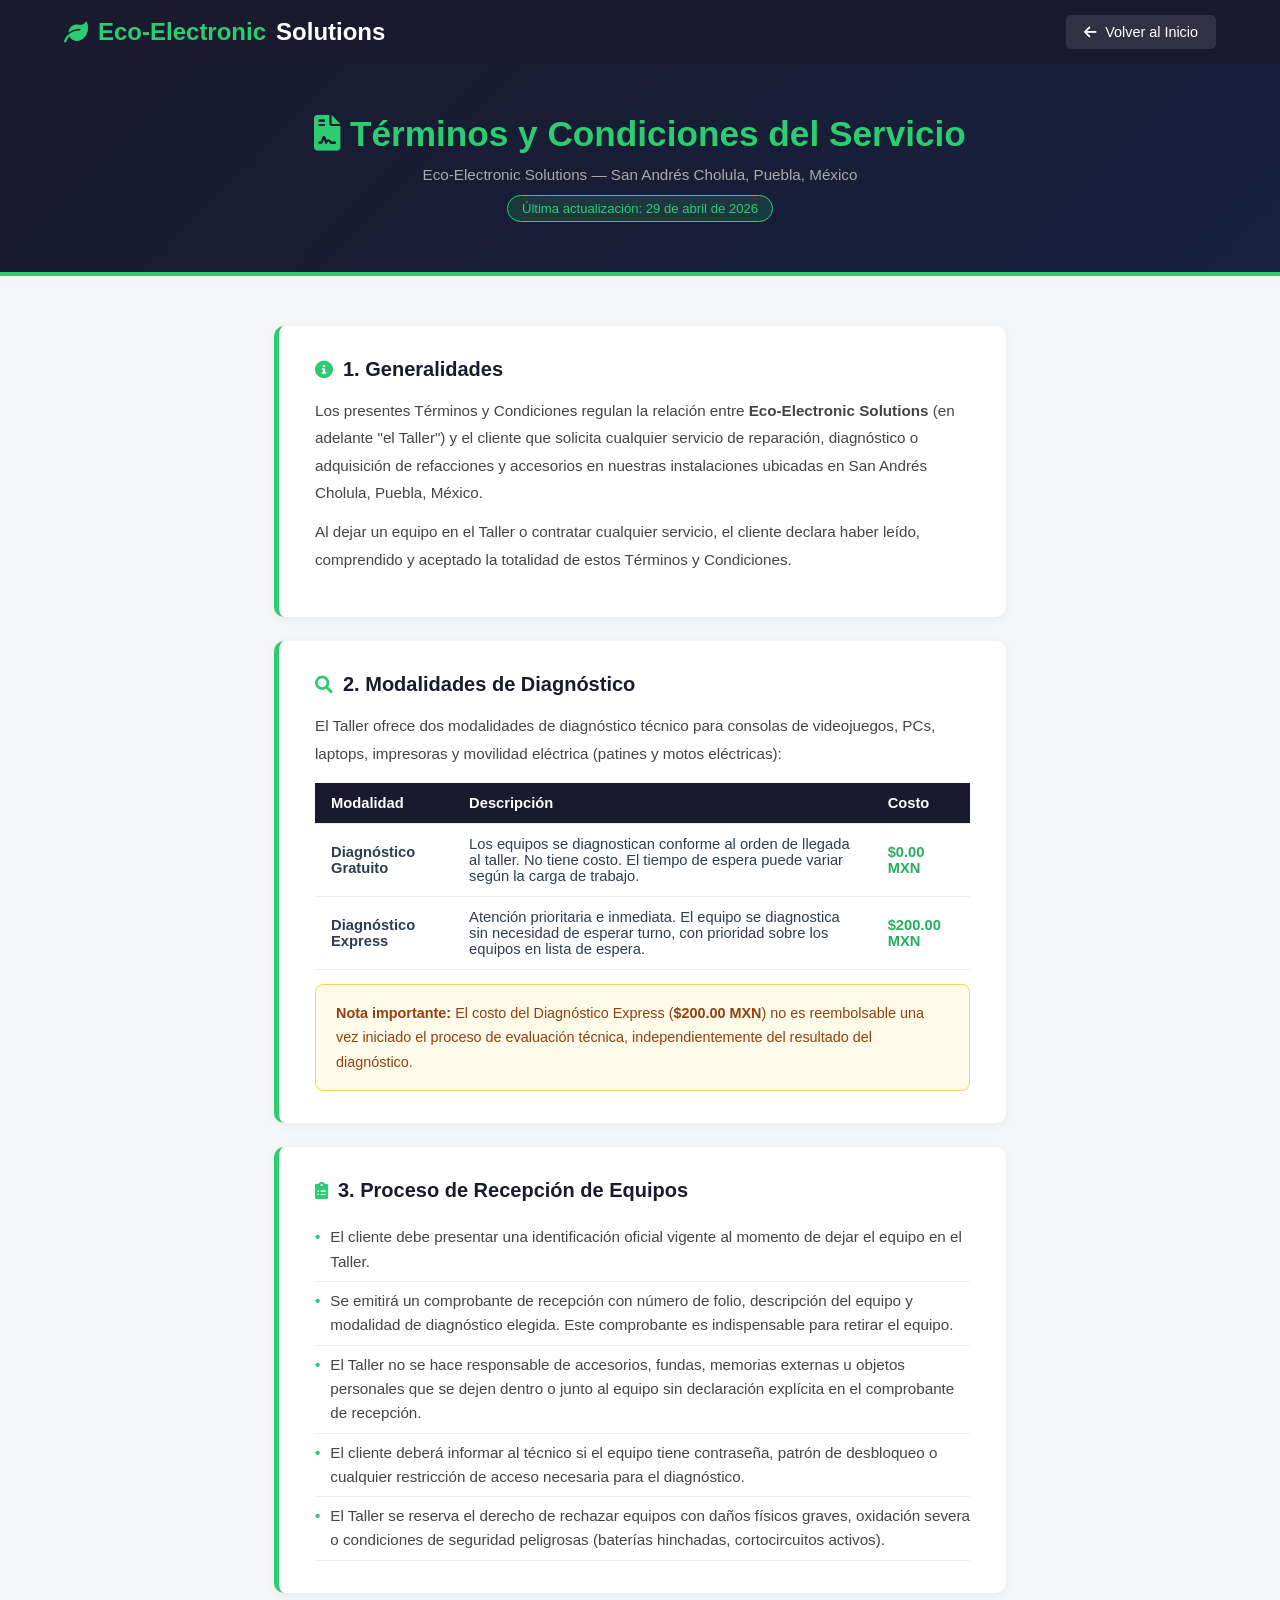
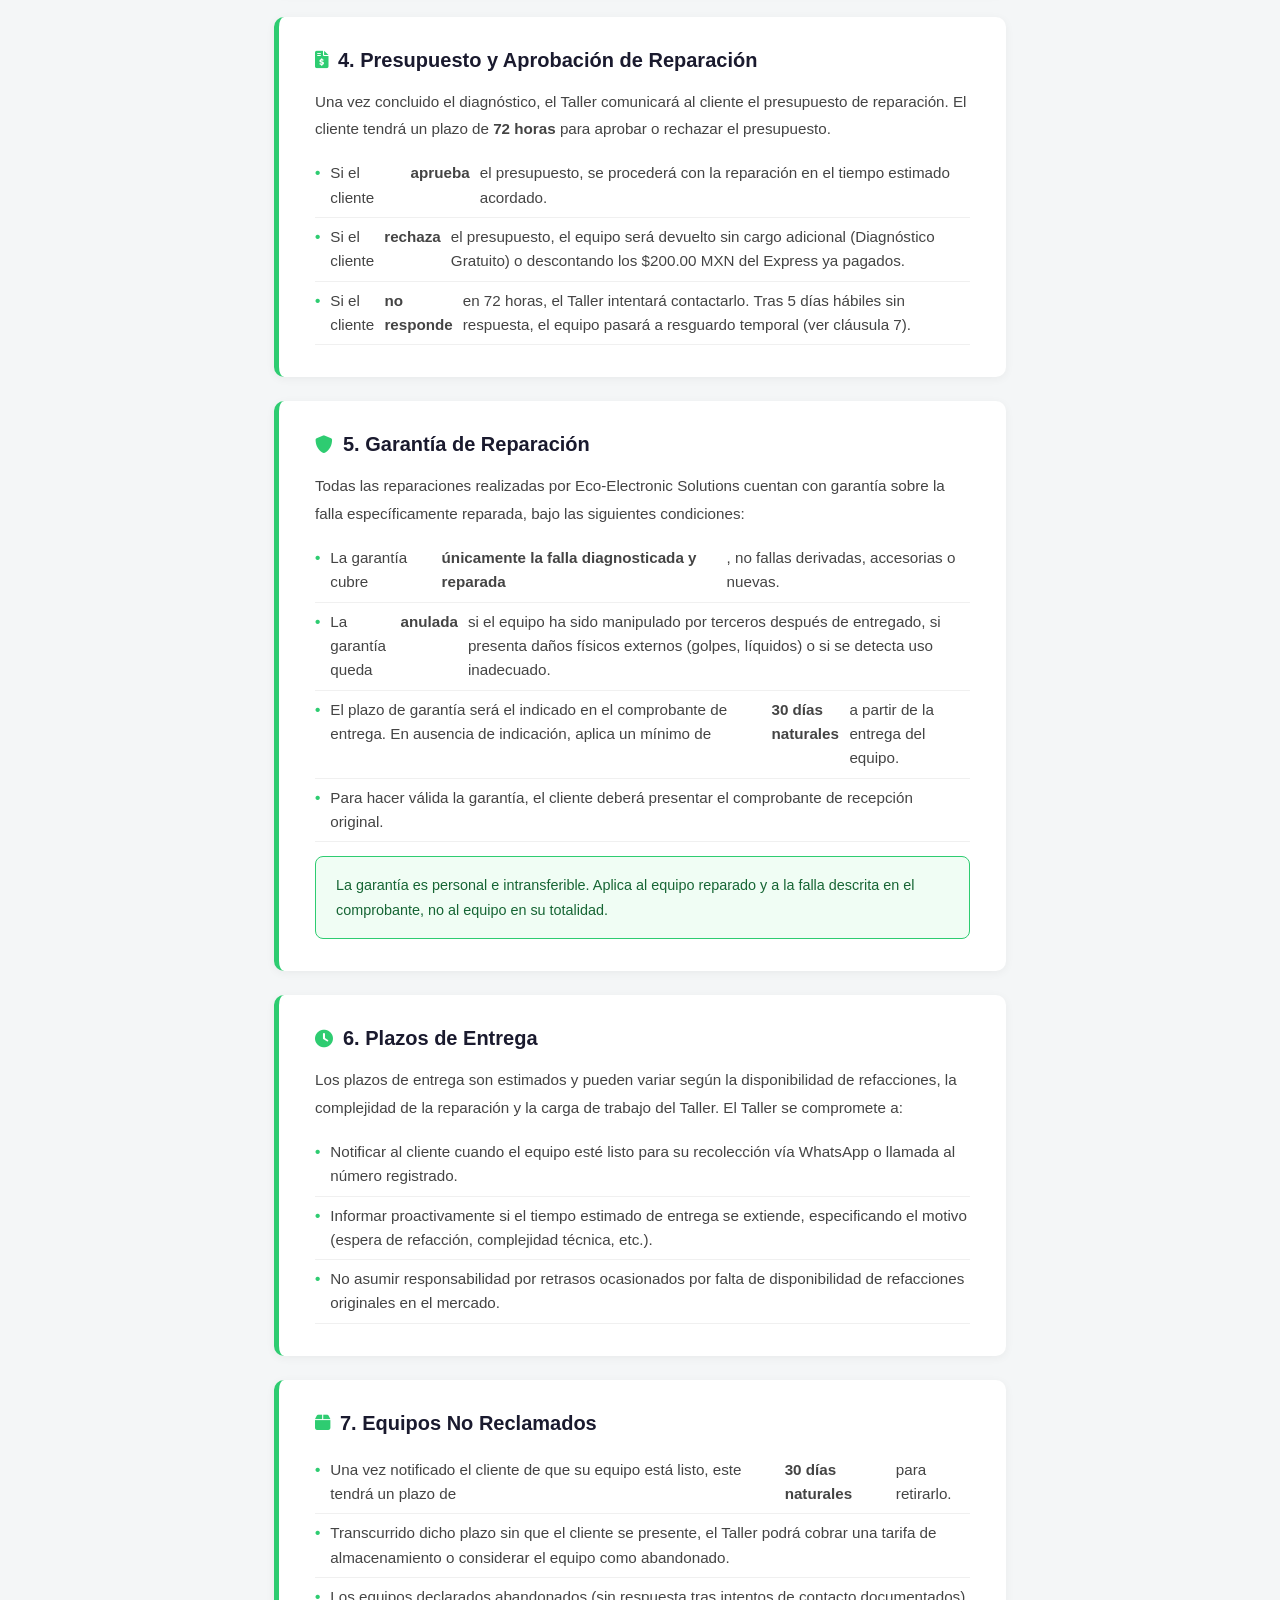
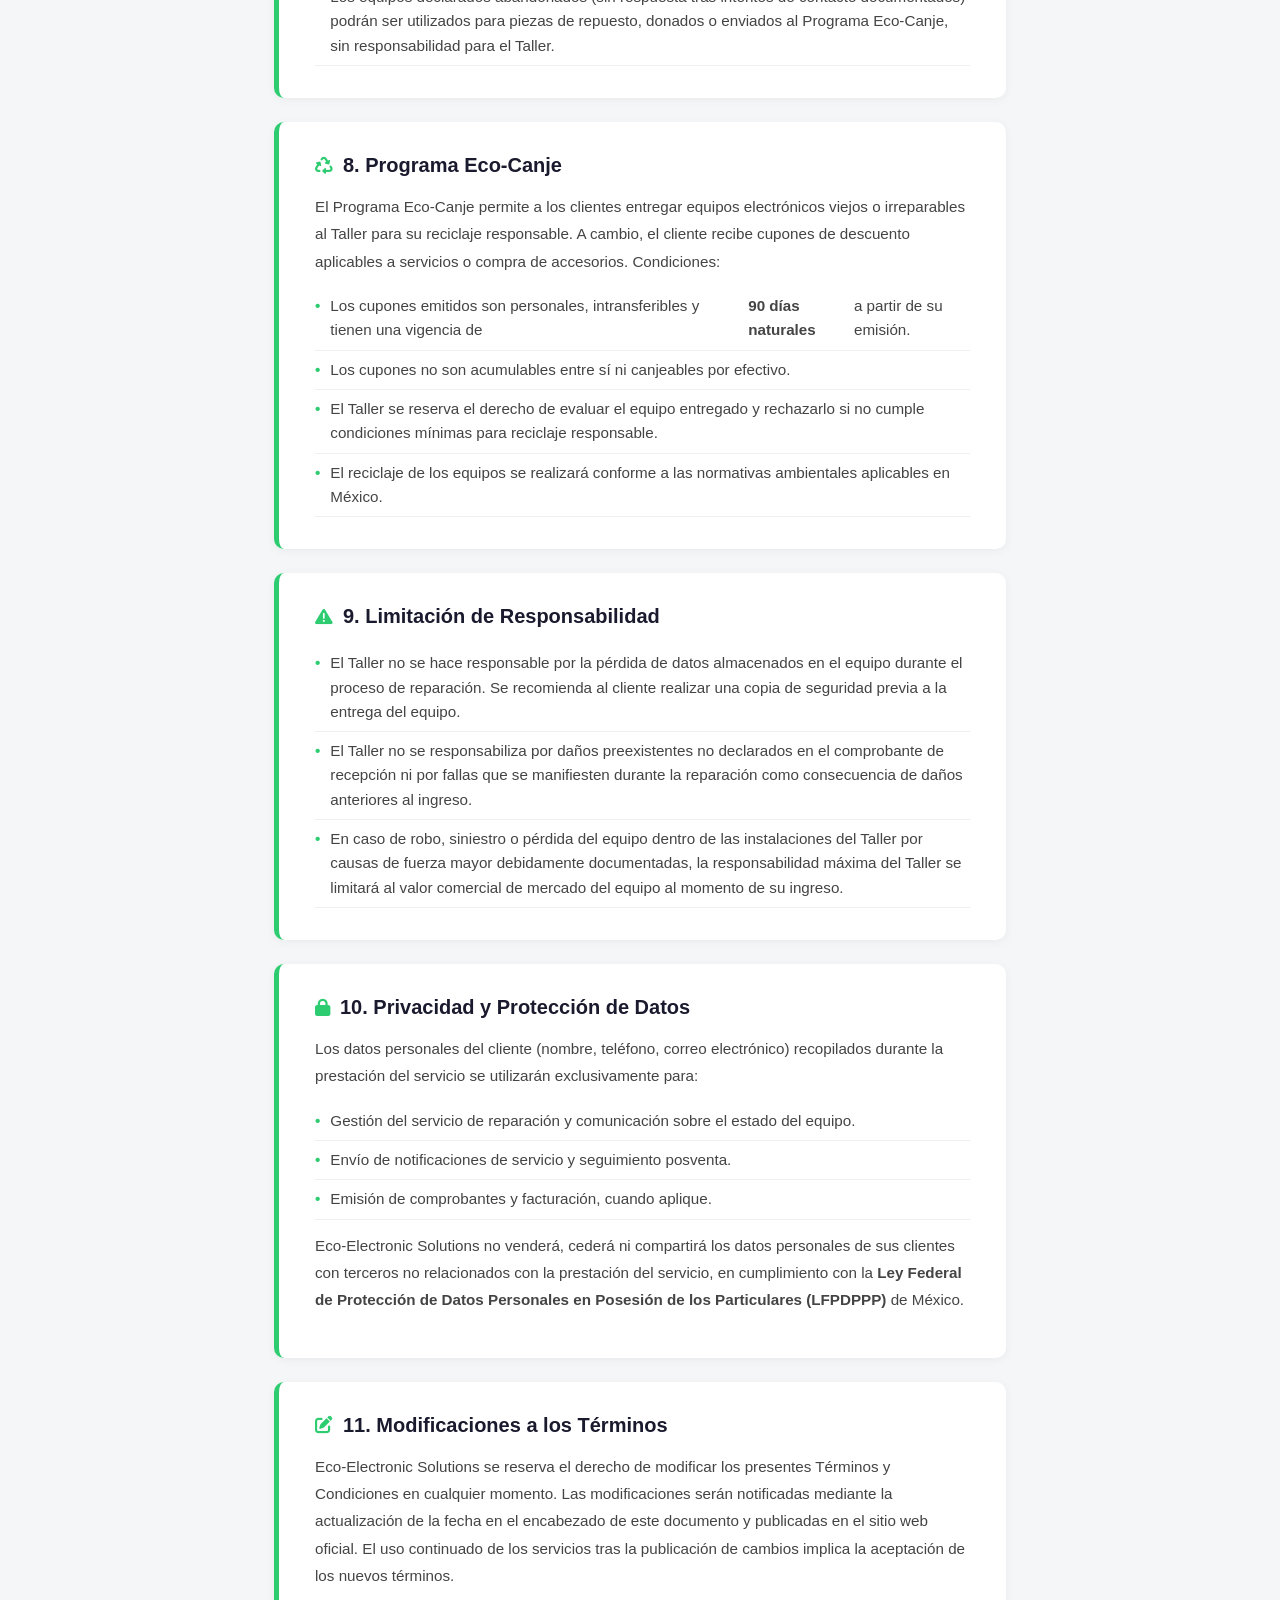
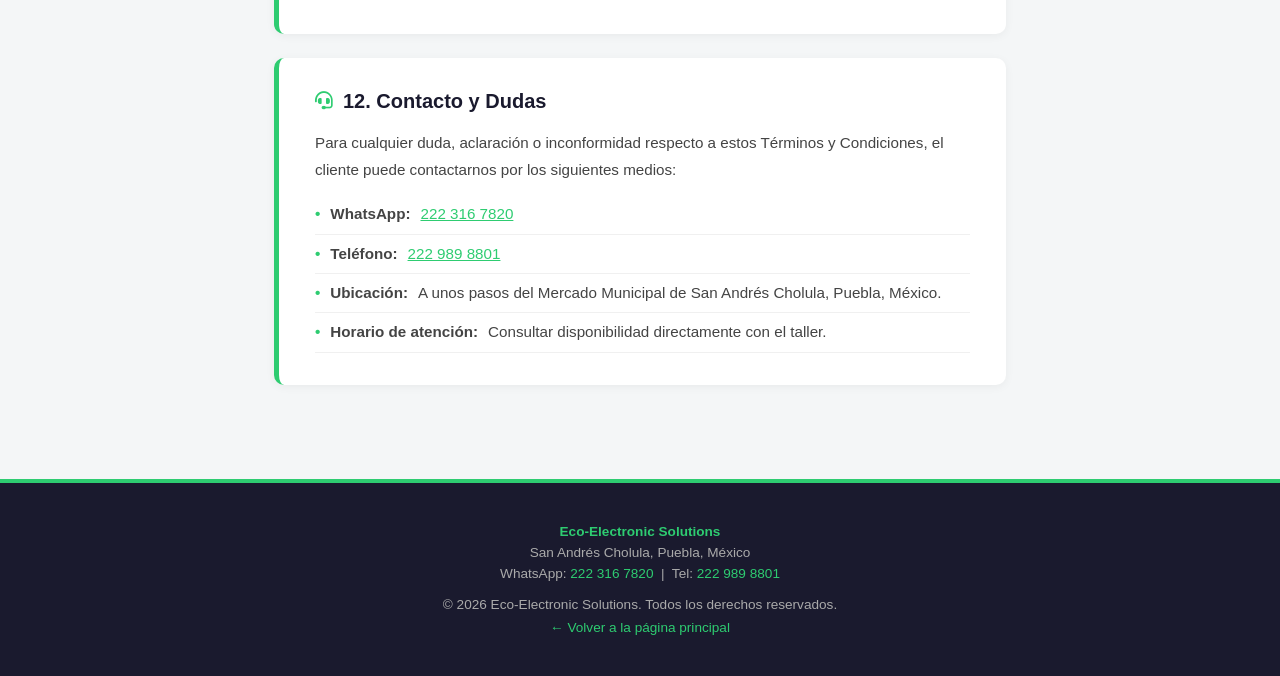
<file: terminos.html>
<!DOCTYPE html>
<html lang="es">
<head>
    <meta charset="UTF-8">
    <meta name="viewport" content="width=device-width, initial-scale=1.0">
    <title>Términos y Condiciones del Servicio | Eco-Electronic Solutions</title>
    <meta name="description" content="Términos y condiciones del servicio de reparación de electrónicos de Eco-Electronic Solutions en San Andrés Cholula, Puebla. Modalidades de diagnóstico, garantías y políticas de servicio.">
    <meta name="robots" content="index, follow">
    <link rel="canonical" href="https://www.ecoelectronicsolutions.com.mx/terminos.html">
    <link href="https://cdnjs.cloudflare.com/ajax/libs/font-awesome/6.0.0/css/all.min.css" rel="stylesheet">

    <script type="application/ld+json">
    {
      "@context": "https://schema.org",
      "@type": "WebPage",
      "@id": "https://www.ecoelectronicsolutions.com.mx/terminos.html",
      "name": "Términos y Condiciones del Servicio — Eco-Electronic Solutions",
      "description": "Términos y condiciones que rigen los servicios de reparación, diagnóstico y venta de refacciones de Eco-Electronic Solutions en San Andrés Cholula, Puebla.",
      "url": "https://www.ecoelectronicsolutions.com.mx/terminos.html",
      "inLanguage": "es",
      "publisher": {
        "@type": "ElectronicsStore",
        "name": "Eco-Electronic Solutions",
        "url": "https://www.ecoelectronicsolutions.com.mx",
        "telephone": ["+522223167820", "+522229898801"],
        "address": {
          "@type": "PostalAddress",
          "addressLocality": "San Andrés Cholula",
          "addressRegion": "Puebla",
          "addressCountry": "MX"
        }
      },
      "datePublished": "2026-01-01",
      "dateModified": "2026-04-29"
    }
    </script>

    <style>
        :root {
            --primary-green: #2ecc71;
            --dark-green: #27ae60;
            --tech-dark: #1a1a2e;
            --accent-orange: #f39c12;
            --bg-light: #f4f6f7;
            --text-dark: #2c3e50;
        }

        * {
            margin: 0;
            padding: 0;
            box-sizing: border-box;
            font-family: 'Segoe UI', Roboto, Helvetica, Arial, sans-serif;
        }

        body {
            background-color: var(--bg-light);
            color: var(--text-dark);
        }

        /* ── Navbar ── */
        .navbar {
            background-color: var(--tech-dark);
            padding: 15px 5%;
            display: flex;
            justify-content: space-between;
            align-items: center;
            box-shadow: 0 4px 6px rgba(0,0,0,0.15);
        }

        .logo {
            color: var(--primary-green);
            font-size: 1.5rem;
            font-weight: 800;
            text-decoration: none;
            display: flex;
            align-items: center;
            gap: 10px;
        }

        .logo span { color: white; }

        .btn-back {
            background: rgba(255,255,255,0.1);
            color: white;
            padding: 9px 18px;
            border-radius: 5px;
            text-decoration: none;
            font-size: 0.9rem;
            display: flex;
            align-items: center;
            gap: 8px;
            transition: background 0.3s;
        }

        .btn-back:hover { background: rgba(46,204,113,0.25); }

        /* ── Header de la página ── */
        .page-header {
            background: linear-gradient(135deg, var(--tech-dark) 0%, #16213e 100%);
            color: white;
            padding: 50px 5%;
            text-align: center;
            border-bottom: 4px solid var(--primary-green);
        }

        .page-header h1 {
            font-size: 2.2rem;
            margin-bottom: 12px;
            color: var(--primary-green);
        }

        .page-header p {
            color: #aaa;
            font-size: 0.95rem;
        }

        .page-header .badge {
            display: inline-block;
            background: rgba(46,204,113,0.15);
            border: 1px solid var(--primary-green);
            color: var(--primary-green);
            padding: 5px 14px;
            border-radius: 20px;
            font-size: 0.82rem;
            margin-top: 12px;
        }

        /* ── Contenido principal ── */
        .content-wrapper {
            max-width: 860px;
            margin: 0 auto;
            padding: 50px 5%;
        }

        /* ── Secciones ── */
        .tc-section {
            background: white;
            border-radius: 10px;
            padding: 32px 36px;
            margin-bottom: 24px;
            box-shadow: 0 2px 10px rgba(0,0,0,0.05);
            border-left: 5px solid var(--primary-green);
        }

        .tc-section h2 {
            font-size: 1.25rem;
            color: var(--tech-dark);
            margin-bottom: 16px;
            display: flex;
            align-items: center;
            gap: 10px;
        }

        .tc-section h2 i {
            color: var(--primary-green);
            font-size: 1.1rem;
        }

        .tc-section p {
            font-size: 0.95rem;
            line-height: 1.8;
            color: #444;
            margin-bottom: 12px;
        }

        .tc-section ul {
            list-style: none;
            padding: 0;
            margin-top: 8px;
        }

        .tc-section ul li {
            font-size: 0.95rem;
            color: #444;
            padding: 7px 0;
            border-bottom: 1px solid #f0f0f0;
            line-height: 1.6;
            display: flex;
            gap: 10px;
        }

        .tc-section ul li::before {
            content: '•';
            color: var(--primary-green);
            font-weight: bold;
            flex-shrink: 0;
        }

        /* Tabla de modalidades de diagnóstico */
        .diag-table {
            width: 100%;
            border-collapse: collapse;
            margin-top: 16px;
            font-size: 0.92rem;
        }

        .diag-table thead {
            background-color: var(--tech-dark);
            color: white;
        }

        .diag-table th, .diag-table td {
            padding: 12px 16px;
            text-align: left;
            border-bottom: 1px solid #eee;
        }

        .diag-table tbody tr:hover { background: #f0fdf4; }

        .diag-table .precio { color: var(--dark-green); font-weight: 700; }

        /* Highlight box */
        .highlight-box {
            background: #fffbeb;
            border: 1px solid #fcd34d;
            border-radius: 8px;
            padding: 16px 20px;
            margin-top: 14px;
            font-size: 0.9rem;
            color: #92400e;
            line-height: 1.7;
        }

        .highlight-box.green {
            background: #f0fdf4;
            border-color: var(--primary-green);
            color: #166534;
        }

        /* ── Footer ── */
        .footer-tc {
            background-color: var(--tech-dark);
            color: white;
            padding: 35px 5%;
            text-align: center;
            border-top: 4px solid var(--primary-green);
            margin-top: 20px;
        }

        .footer-tc p { color: #aaa; font-size: 0.85rem; margin: 6px 0; }
        .footer-tc a { color: var(--primary-green); text-decoration: none; }
        .footer-tc a:hover { text-decoration: underline; }

        /* ── Print styles ── */
        @media print {
            .navbar, .btn-back, .footer-tc { display: none; }
            .tc-section { box-shadow: none; border: 1px solid #ddd; }
        }

        @media (max-width: 600px) {
            .tc-section { padding: 22px 18px; }
            .page-header h1 { font-size: 1.6rem; }
        }
    </style>
</head>
<body>

    <!-- Navbar -->
    <nav class="navbar" role="navigation" aria-label="Navegación">
        <a href="./index.html" class="logo" aria-label="Volver al inicio de Eco-Electronic Solutions">
            <i class="fas fa-leaf" aria-hidden="true"></i> Eco-Electronic<span>Solutions</span>
        </a>
        <a href="./index.html" class="btn-back" aria-label="Regresar a la página principal">
            <i class="fas fa-arrow-left" aria-hidden="true"></i> Volver al Inicio
        </a>
    </nav>

    <!-- Header -->
    <header class="page-header" role="banner">
        <h1><i class="fas fa-file-contract" aria-hidden="true"></i> Términos y Condiciones del Servicio</h1>
        <p>Eco-Electronic Solutions — San Andrés Cholula, Puebla, México</p>
        <span class="badge">Última actualización: 29 de abril de 2026</span>
    </header>

    <!-- Contenido principal -->
    <main class="content-wrapper" id="contenido-terminos">

        <!-- 1. Generalidades -->
        <section class="tc-section" aria-labelledby="tc1">
            <h2 id="tc1"><i class="fas fa-info-circle" aria-hidden="true"></i> 1. Generalidades</h2>
            <p>
                Los presentes Términos y Condiciones regulan la relación entre <strong>Eco-Electronic Solutions</strong> (en adelante "el Taller") y el cliente que solicita cualquier servicio de reparación, diagnóstico o adquisición de refacciones y accesorios en nuestras instalaciones ubicadas en San Andrés Cholula, Puebla, México.
            </p>
            <p>
                Al dejar un equipo en el Taller o contratar cualquier servicio, el cliente declara haber leído, comprendido y aceptado la totalidad de estos Términos y Condiciones.
            </p>
        </section>

        <!-- 2. Modalidades de Diagnóstico -->
        <section class="tc-section" aria-labelledby="tc2">
            <h2 id="tc2"><i class="fas fa-search" aria-hidden="true"></i> 2. Modalidades de Diagnóstico</h2>
            <p>El Taller ofrece dos modalidades de diagnóstico técnico para consolas de videojuegos, PCs, laptops, impresoras y movilidad eléctrica (patines y motos eléctricas):</p>

            <table class="diag-table" aria-label="Comparativa de modalidades de diagnóstico">
                <thead>
                    <tr>
                        <th scope="col">Modalidad</th>
                        <th scope="col">Descripción</th>
                        <th scope="col">Costo</th>
                    </tr>
                </thead>
                <tbody>
                    <tr>
                        <td><strong>Diagnóstico Gratuito</strong></td>
                        <td>Los equipos se diagnostican conforme al orden de llegada al taller. No tiene costo. El tiempo de espera puede variar según la carga de trabajo.</td>
                        <td class="precio">$0.00 MXN</td>
                    </tr>
                    <tr>
                        <td><strong>Diagnóstico Express</strong></td>
                        <td>Atención prioritaria e inmediata. El equipo se diagnostica sin necesidad de esperar turno, con prioridad sobre los equipos en lista de espera.</td>
                        <td class="precio">$200.00 MXN</td>
                    </tr>
                </tbody>
            </table>

            <div class="highlight-box">
                <strong>Nota importante:</strong> El costo del Diagnóstico Express (<strong>$200.00 MXN</strong>) no es reembolsable una vez iniciado el proceso de evaluación técnica, independientemente del resultado del diagnóstico.
            </div>
        </section>

        <!-- 3. Proceso de Recepción de Equipos -->
        <section class="tc-section" aria-labelledby="tc3">
            <h2 id="tc3"><i class="fas fa-clipboard-list" aria-hidden="true"></i> 3. Proceso de Recepción de Equipos</h2>
            <ul>
                <li>El cliente debe presentar una identificación oficial vigente al momento de dejar el equipo en el Taller.</li>
                <li>Se emitirá un comprobante de recepción con número de folio, descripción del equipo y modalidad de diagnóstico elegida. Este comprobante es indispensable para retirar el equipo.</li>
                <li>El Taller no se hace responsable de accesorios, fundas, memorias externas u objetos personales que se dejen dentro o junto al equipo sin declaración explícita en el comprobante de recepción.</li>
                <li>El cliente deberá informar al técnico si el equipo tiene contraseña, patrón de desbloqueo o cualquier restricción de acceso necesaria para el diagnóstico.</li>
                <li>El Taller se reserva el derecho de rechazar equipos con daños físicos graves, oxidación severa o condiciones de seguridad peligrosas (baterías hinchadas, cortocircuitos activos).</li>
            </ul>
        </section>

        <!-- 4. Presupuesto y Aprobación de Reparación -->
        <section class="tc-section" aria-labelledby="tc4">
            <h2 id="tc4"><i class="fas fa-file-invoice-dollar" aria-hidden="true"></i> 4. Presupuesto y Aprobación de Reparación</h2>
            <p>
                Una vez concluido el diagnóstico, el Taller comunicará al cliente el presupuesto de reparación. El cliente tendrá un plazo de <strong>72 horas</strong> para aprobar o rechazar el presupuesto.
            </p>
            <ul>
                <li>Si el cliente <strong>aprueba</strong> el presupuesto, se procederá con la reparación en el tiempo estimado acordado.</li>
                <li>Si el cliente <strong>rechaza</strong> el presupuesto, el equipo será devuelto sin cargo adicional (Diagnóstico Gratuito) o descontando los $200.00 MXN del Express ya pagados.</li>
                <li>Si el cliente <strong>no responde</strong> en 72 horas, el Taller intentará contactarlo. Tras 5 días hábiles sin respuesta, el equipo pasará a resguardo temporal (ver cláusula 7).</li>
            </ul>
        </section>

        <!-- 5. Garantía de Reparación -->
        <section class="tc-section" aria-labelledby="tc5">
            <h2 id="tc5"><i class="fas fa-shield-alt" aria-hidden="true"></i> 5. Garantía de Reparación</h2>
            <p>Todas las reparaciones realizadas por Eco-Electronic Solutions cuentan con garantía sobre la falla específicamente reparada, bajo las siguientes condiciones:</p>
            <ul>
                <li>La garantía cubre <strong>únicamente la falla diagnosticada y reparada</strong>, no fallas derivadas, accesorias o nuevas.</li>
                <li>La garantía queda <strong>anulada</strong> si el equipo ha sido manipulado por terceros después de entregado, si presenta daños físicos externos (golpes, líquidos) o si se detecta uso inadecuado.</li>
                <li>El plazo de garantía será el indicado en el comprobante de entrega. En ausencia de indicación, aplica un mínimo de <strong>30 días naturales</strong> a partir de la entrega del equipo.</li>
                <li>Para hacer válida la garantía, el cliente deberá presentar el comprobante de recepción original.</li>
            </ul>
            <div class="highlight-box green">
                La garantía es personal e intransferible. Aplica al equipo reparado y a la falla descrita en el comprobante, no al equipo en su totalidad.
            </div>
        </section>

        <!-- 6. Plazos de Entrega -->
        <section class="tc-section" aria-labelledby="tc6">
            <h2 id="tc6"><i class="fas fa-clock" aria-hidden="true"></i> 6. Plazos de Entrega</h2>
            <p>
                Los plazos de entrega son estimados y pueden variar según la disponibilidad de refacciones, la complejidad de la reparación y la carga de trabajo del Taller. El Taller se compromete a:
            </p>
            <ul>
                <li>Notificar al cliente cuando el equipo esté listo para su recolección vía WhatsApp o llamada al número registrado.</li>
                <li>Informar proactivamente si el tiempo estimado de entrega se extiende, especificando el motivo (espera de refacción, complejidad técnica, etc.).</li>
                <li>No asumir responsabilidad por retrasos ocasionados por falta de disponibilidad de refacciones originales en el mercado.</li>
            </ul>
        </section>

        <!-- 7. Equipos No Reclamados -->
        <section class="tc-section" aria-labelledby="tc7">
            <h2 id="tc7"><i class="fas fa-box" aria-hidden="true"></i> 7. Equipos No Reclamados</h2>
            <ul>
                <li>Una vez notificado el cliente de que su equipo está listo, este tendrá un plazo de <strong>30 días naturales</strong> para retirarlo.</li>
                <li>Transcurrido dicho plazo sin que el cliente se presente, el Taller podrá cobrar una tarifa de almacenamiento o considerar el equipo como abandonado.</li>
                <li>Los equipos declarados abandonados (sin respuesta tras intentos de contacto documentados) podrán ser utilizados para piezas de repuesto, donados o enviados al Programa Eco-Canje, sin responsabilidad para el Taller.</li>
            </ul>
        </section>

        <!-- 8. Programa Eco-Canje -->
        <section class="tc-section" aria-labelledby="tc8">
            <h2 id="tc8"><i class="fas fa-recycle" aria-hidden="true"></i> 8. Programa Eco-Canje</h2>
            <p>
                El Programa Eco-Canje permite a los clientes entregar equipos electrónicos viejos o irreparables al Taller para su reciclaje responsable. A cambio, el cliente recibe cupones de descuento aplicables a servicios o compra de accesorios. Condiciones:
            </p>
            <ul>
                <li>Los cupones emitidos son personales, intransferibles y tienen una vigencia de <strong>90 días naturales</strong> a partir de su emisión.</li>
                <li>Los cupones no son acumulables entre sí ni canjeables por efectivo.</li>
                <li>El Taller se reserva el derecho de evaluar el equipo entregado y rechazarlo si no cumple condiciones mínimas para reciclaje responsable.</li>
                <li>El reciclaje de los equipos se realizará conforme a las normativas ambientales aplicables en México.</li>
            </ul>
        </section>

        <!-- 9. Limitación de Responsabilidad -->
        <section class="tc-section" aria-labelledby="tc9">
            <h2 id="tc9"><i class="fas fa-exclamation-triangle" aria-hidden="true"></i> 9. Limitación de Responsabilidad</h2>
            <ul>
                <li>El Taller no se hace responsable por la pérdida de datos almacenados en el equipo durante el proceso de reparación. Se recomienda al cliente realizar una copia de seguridad previa a la entrega del equipo.</li>
                <li>El Taller no se responsabiliza por daños preexistentes no declarados en el comprobante de recepción ni por fallas que se manifiesten durante la reparación como consecuencia de daños anteriores al ingreso.</li>
                <li>En caso de robo, siniestro o pérdida del equipo dentro de las instalaciones del Taller por causas de fuerza mayor debidamente documentadas, la responsabilidad máxima del Taller se limitará al valor comercial de mercado del equipo al momento de su ingreso.</li>
            </ul>
        </section>

        <!-- 10. Privacidad de Datos -->
        <section class="tc-section" aria-labelledby="tc10">
            <h2 id="tc10"><i class="fas fa-lock" aria-hidden="true"></i> 10. Privacidad y Protección de Datos</h2>
            <p>
                Los datos personales del cliente (nombre, teléfono, correo electrónico) recopilados durante la prestación del servicio se utilizarán exclusivamente para:
            </p>
            <ul>
                <li>Gestión del servicio de reparación y comunicación sobre el estado del equipo.</li>
                <li>Envío de notificaciones de servicio y seguimiento posventa.</li>
                <li>Emisión de comprobantes y facturación, cuando aplique.</li>
            </ul>
            <p style="margin-top: 12px;">
                Eco-Electronic Solutions no venderá, cederá ni compartirá los datos personales de sus clientes con terceros no relacionados con la prestación del servicio, en cumplimiento con la <strong>Ley Federal de Protección de Datos Personales en Posesión de los Particulares (LFPDPPP)</strong> de México.
            </p>
        </section>

        <!-- 11. Modificaciones -->
        <section class="tc-section" aria-labelledby="tc11">
            <h2 id="tc11"><i class="fas fa-edit" aria-hidden="true"></i> 11. Modificaciones a los Términos</h2>
            <p>
                Eco-Electronic Solutions se reserva el derecho de modificar los presentes Términos y Condiciones en cualquier momento. Las modificaciones serán notificadas mediante la actualización de la fecha en el encabezado de este documento y publicadas en el sitio web oficial. El uso continuado de los servicios tras la publicación de cambios implica la aceptación de los nuevos términos.
            </p>
        </section>

        <!-- 12. Contacto -->
        <section class="tc-section" aria-labelledby="tc12">
            <h2 id="tc12"><i class="fas fa-headset" aria-hidden="true"></i> 12. Contacto y Dudas</h2>
            <p>Para cualquier duda, aclaración o inconformidad respecto a estos Términos y Condiciones, el cliente puede contactarnos por los siguientes medios:</p>
            <ul>
                <li><strong>WhatsApp:</strong> <a href="https://wa.me/522223167820" style="color: var(--primary-green);">222 316 7820</a></li>
                <li><strong>Teléfono:</strong> <a href="tel:+522229898801" style="color: var(--primary-green);">222 989 8801</a></li>
                <li><strong>Ubicación:</strong> A unos pasos del Mercado Municipal de San Andrés Cholula, Puebla, México.</li>
                <li><strong>Horario de atención:</strong> Consultar disponibilidad directamente con el taller.</li>
            </ul>
        </section>

    </main><!-- /main -->

    <!-- Footer -->
    <footer class="footer-tc" role="contentinfo">
        <p><strong style="color: var(--primary-green);">Eco-Electronic Solutions</strong></p>
        <p>San Andrés Cholula, Puebla, México</p>
        <p>WhatsApp: <a href="https://wa.me/522223167820">222 316 7820</a> &nbsp;|&nbsp; Tel: <a href="tel:+522229898801">222 989 8801</a></p>
        <p style="margin-top: 16px;">&copy; 2026 Eco-Electronic Solutions. Todos los derechos reservados.</p>
        <p style="margin-top: 8px;">
            <a href="./index.html">&larr; Volver a la página principal</a>
        </p>
    </footer>

</body>
</html>
</file>
